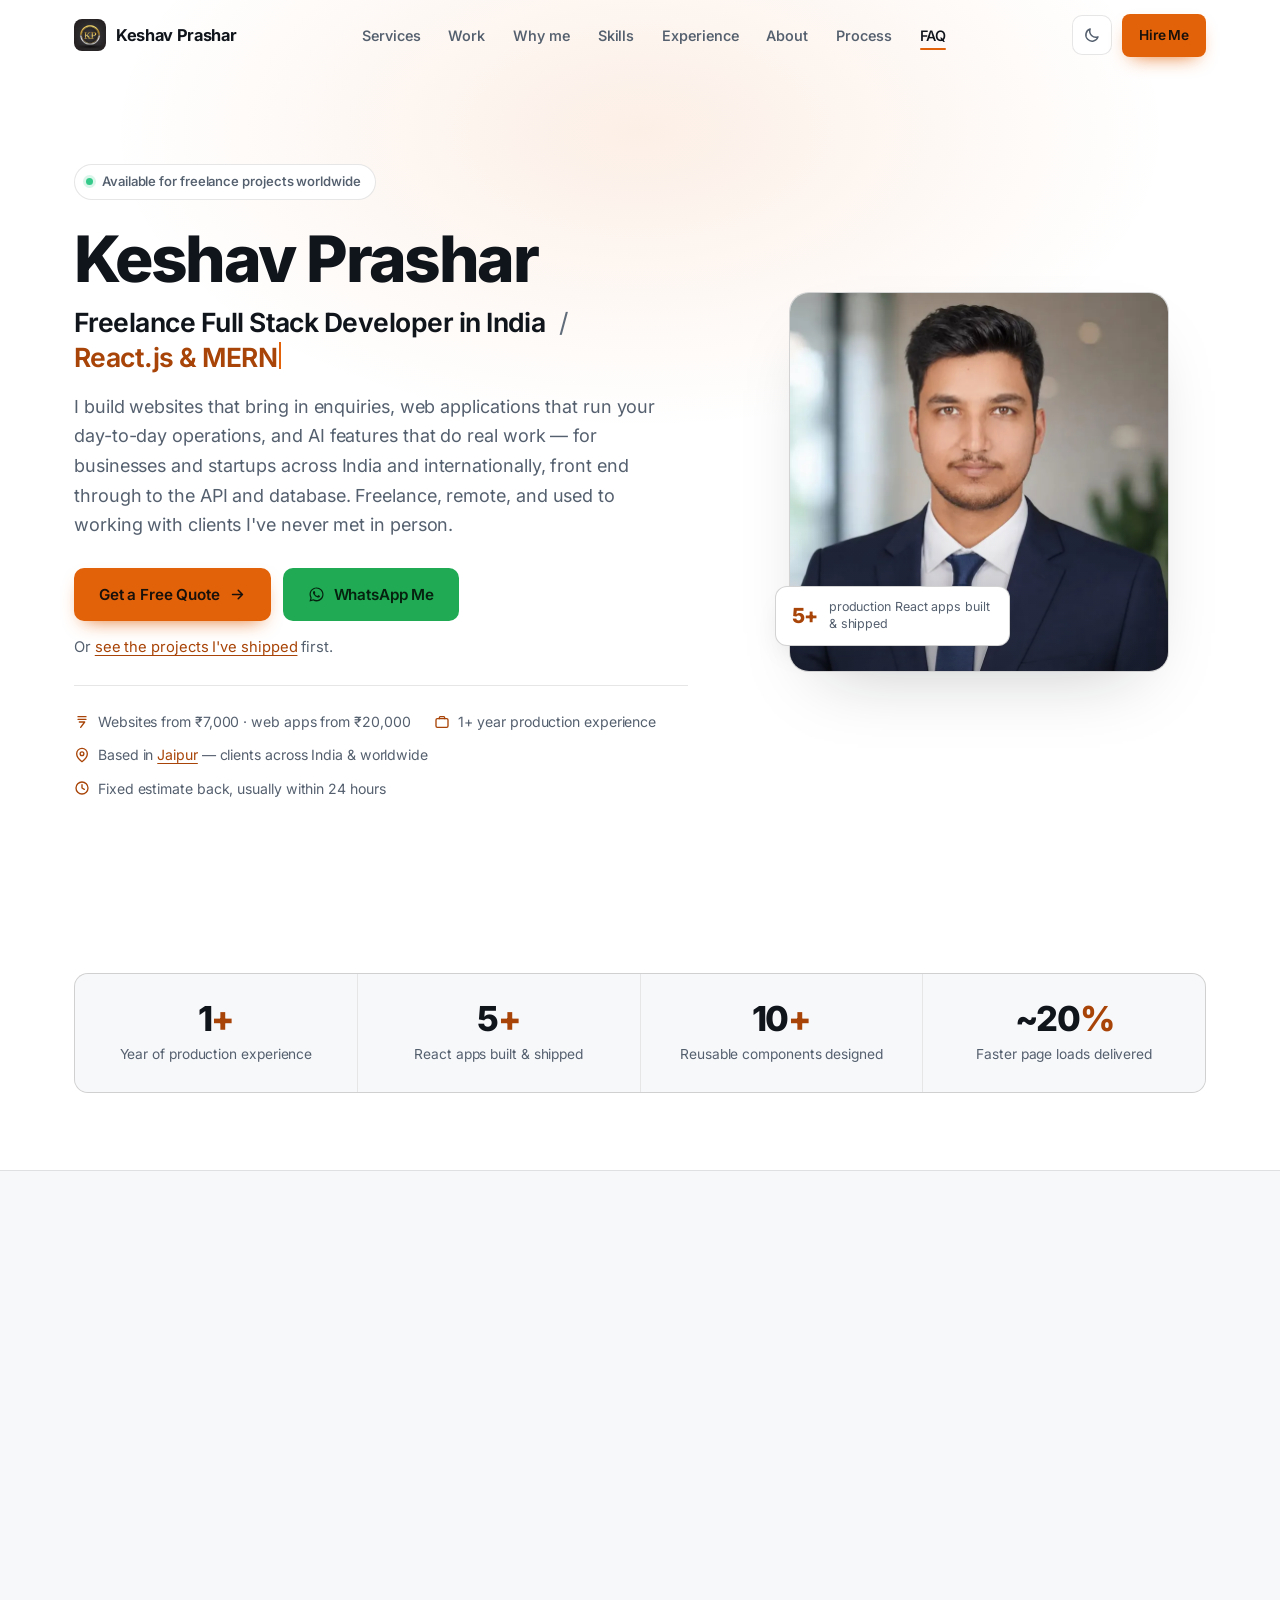
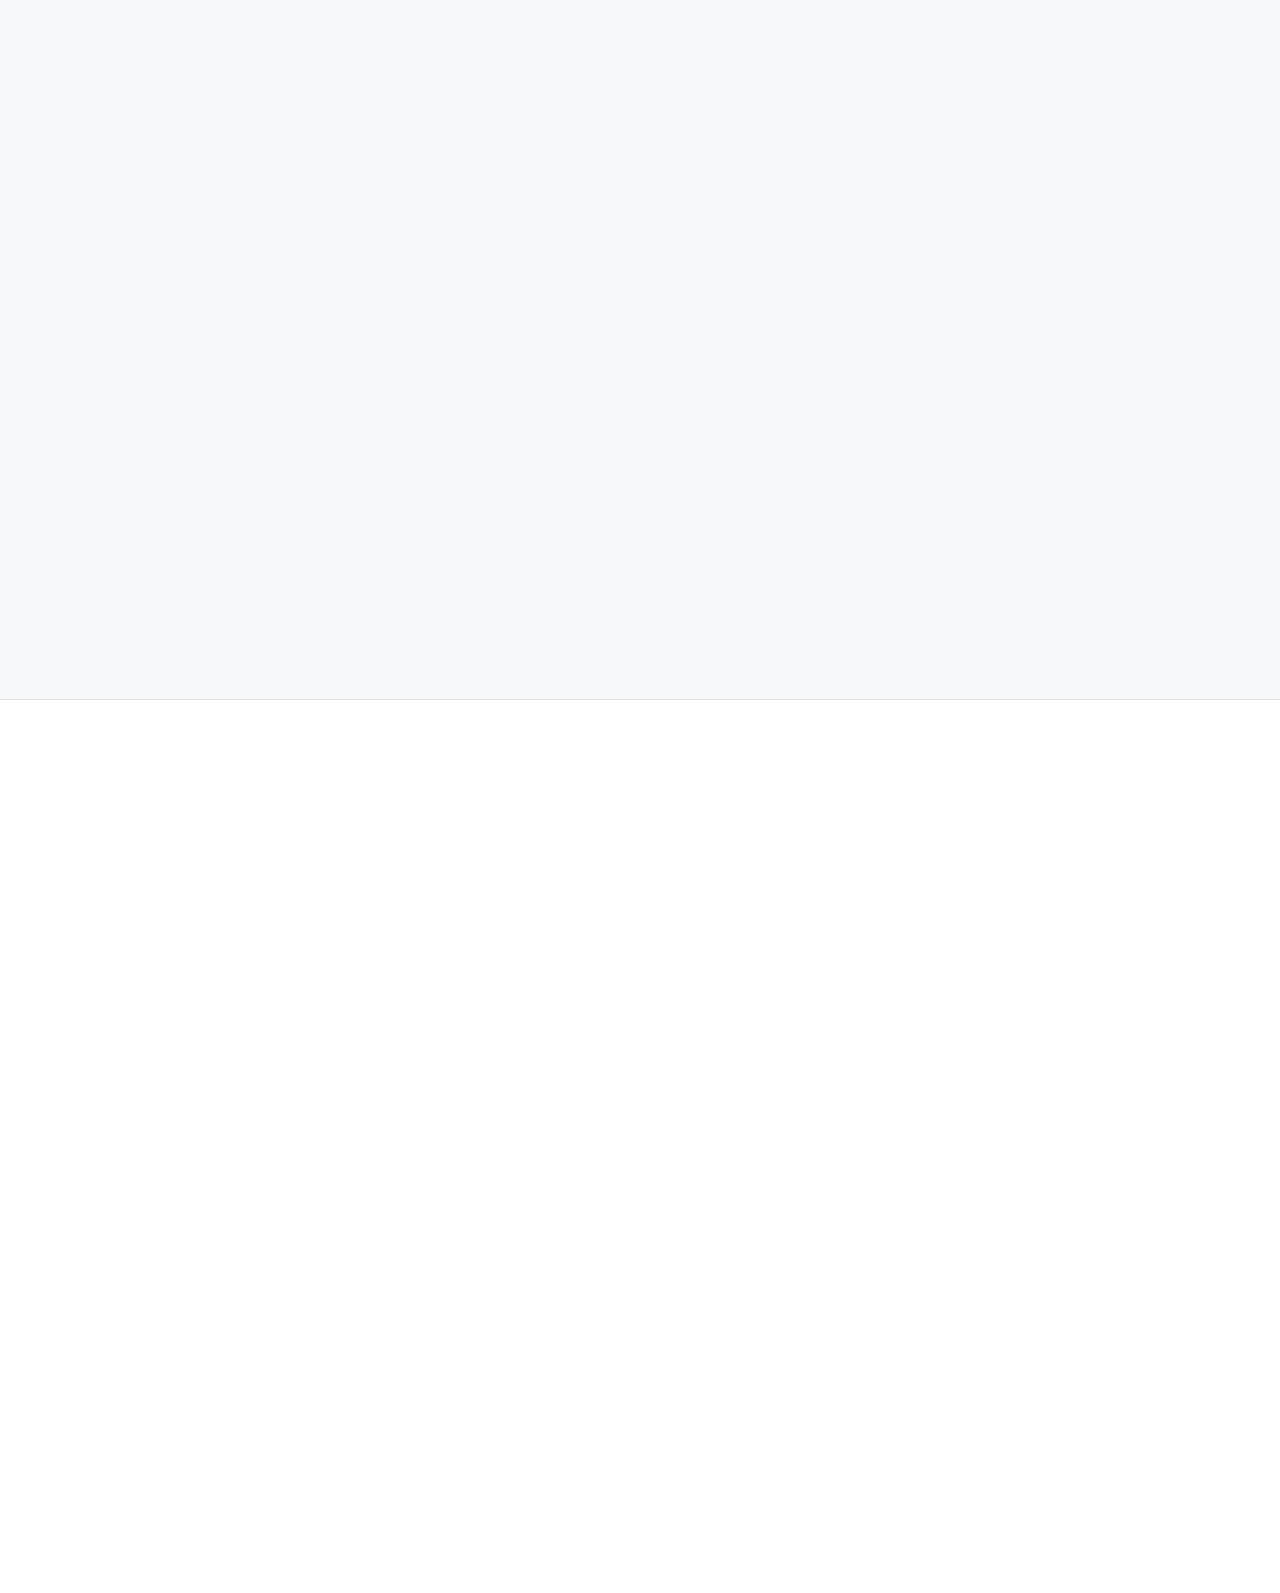
<file: index.html>
<!DOCTYPE html>
<html lang="en-IN" data-theme="dark">

<head>
	<meta charset="utf-8">
	<meta name="viewport" content="width=device-width, initial-scale=1">
	<meta name="theme-color" content="#0b0d11">

	<title>Freelance React.js &amp; MERN Developer in India | Keshav Prashar</title>
	<meta name="description" content="Freelance React.js and MERN stack developer in India, available worldwide. I build custom websites, web applications and AI-powered products. Get a quote.">
	<meta name="author" content="Keshav Prashar">
	<link rel="canonical" href="https://keshavprash.github.io/Keshav-Dev/">

	<!-- Crawling / indexing -->
	<meta name="robots" content="index, follow, max-snippet:-1, max-image-preview:large, max-video-preview:-1">
	<meta name="googlebot" content="index, follow, max-snippet:-1, max-image-preview:large, max-video-preview:-1">

	<!-- Google Search Console -->
	<meta name="google-site-verification" content="WVWA0VyrsJQJt9W31pIczeMIJRQKdl_PP8jG5xfUDJk" />

	<!-- Open Graph -->
	<meta property="og:type" content="website">
	<meta property="og:site_name" content="Keshav Prashar">
	<meta property="og:title" content="Freelance React.js &amp; MERN Developer in India | Keshav Prashar">
	<meta property="og:description" content="React.js, MERN and AI-powered web development for businesses and startups in India and worldwide. Custom websites and web applications, built end to end.">
	<meta property="og:image" content="https://keshavprash.github.io/Keshav-Dev/images/og-cover.jpg">
	<meta property="og:image:type" content="image/jpeg">
	<meta property="og:image:width" content="1200">
	<meta property="og:image:height" content="630">
	<meta property="og:image:alt" content="Keshav Prashar — freelance React.js &amp; MERN developer in India. Custom websites, web applications and AI-powered products.">
	<meta property="og:url" content="https://keshavprash.github.io/Keshav-Dev/">
	<meta property="og:locale" content="en_IN">

	<!-- Twitter -->
	<meta name="twitter:card" content="summary_large_image">
	<meta name="twitter:title" content="Freelance React.js &amp; MERN Developer in India | Keshav Prashar">
	<meta name="twitter:description" content="React.js, MERN and AI-powered web development for businesses and startups in India and worldwide. Custom websites and web applications, built end to end.">
	<meta name="twitter:image" content="https://keshavprash.github.io/Keshav-Dev/images/og-cover.jpg">
	<meta name="twitter:image:alt" content="Keshav Prashar — freelance React.js &amp; MERN developer in India. Custom websites, web applications and AI-powered products.">

	<link rel="icon" type="image/jpeg" href="images/kp.jpg">
	<link rel="apple-touch-icon" href="images/kp.jpg">

	<link rel="preload" as="image" type="image/webp" href="images/keshav-portrait.webp" fetchpriority="high">
	<link rel="preload" href="fonts/inter-latin.woff2" as="font" type="font/woff2" crossorigin>
	<link rel="stylesheet" href="css/style.css">

	<!-- Every section is revealed by JS. If JS never runs, show the page rather than a blank one. -->
	<noscript><style>[data-reveal]{opacity:1!important;transform:none!important}#quote-form button[type="submit"]{display:none}</style></noscript>

	<script>
		// Restore the visitor's saved theme before first paint.
		(function () {
			try {
				var saved = localStorage.getItem('kp-theme');
				if (saved === 'light' || saved === 'dark') {
					document.documentElement.setAttribute('data-theme', saved);
				} else if (window.matchMedia('(prefers-color-scheme: light)').matches) {
					document.documentElement.setAttribute('data-theme', 'light');
				}
				var tc = document.querySelector('meta[name="theme-color"]');
				if (tc && document.documentElement.getAttribute('data-theme') === 'light') {
					tc.setAttribute('content', '#ffffff');
				}
			} catch (e) { /* keep the default dark theme */ }
		})();
	</script>

	<script type="application/ld+json">
	{
		"@context": "https://schema.org",
		"@graph": [
			{
				"@type": "WebSite",
				"@id": "https://keshavprash.github.io/Keshav-Dev/#website",
				"url": "https://keshavprash.github.io/Keshav-Dev/",
				"name": "Keshav Prashar — Freelance React.js and MERN Developer in India",
				"description": "Portfolio of Keshav Prashar, a freelance React.js and MERN stack developer working with businesses and startups across India and internationally, building custom websites, web applications and AI-powered products.",
				"inLanguage": "en-IN",
				"publisher": {
					"@id": "https://keshavprash.github.io/Keshav-Dev/#person"
				}
			},
			{
				"@type": "ProfilePage",
				"@id": "https://keshavprash.github.io/Keshav-Dev/#webpage",
				"url": "https://keshavprash.github.io/Keshav-Dev/",
				"name": "Freelance React.js & MERN Developer in India | Keshav Prashar",
				"description": "Freelance React.js and MERN stack developer in India, available worldwide. I build custom websites, web applications and AI-powered products for businesses.",
				"isPartOf": {
					"@id": "https://keshavprash.github.io/Keshav-Dev/#website"
				},
				"about": {
					"@id": "https://keshavprash.github.io/Keshav-Dev/#person"
				},
				"mainEntity": {
					"@id": "https://keshavprash.github.io/Keshav-Dev/#person"
				},
				"primaryImageOfPage": {
					"@id": "https://keshavprash.github.io/Keshav-Dev/#portrait"
				},
				"hasPart": {
					"@id": "https://keshavprash.github.io/Keshav-Dev/#projects"
				},
				"inLanguage": "en-IN"
			},
			{
				"@type": "ImageObject",
				"@id": "https://keshavprash.github.io/Keshav-Dev/#portrait",
				"url": "https://keshavprash.github.io/Keshav-Dev/images/keshav-portrait.jpg",
				"contentUrl": "https://keshavprash.github.io/Keshav-Dev/images/keshav-portrait.jpg",
				"width": 760,
				"height": 760,
				"caption": "Keshav Prashar, freelance React.js and MERN full stack developer working across India and internationally"
			},
			{
				"@type": "Person",
				"@id": "https://keshavprash.github.io/Keshav-Dev/#person",
				"name": "Keshav Prashar",
				"jobTitle": "Freelance React.js & MERN Stack Developer",
				"description": "Freelance React.js and MERN stack developer working with businesses and startups across India and internationally, building custom websites, scalable web applications and AI-powered products. Based in Jaipur, Rajasthan.",
				"email": "mailto:keshavprashar597@gmail.com",
				"telephone": "+91-7633853037",
				"url": "https://keshavprash.github.io/Keshav-Dev/",
				"image": {
					"@id": "https://keshavprash.github.io/Keshav-Dev/#portrait"
				},
				"mainEntityOfPage": {
					"@id": "https://keshavprash.github.io/Keshav-Dev/#webpage"
				},
				"address": {
					"@type": "PostalAddress",
					"addressLocality": "Jaipur",
					"addressRegion": "Rajasthan",
					"addressCountry": "IN"
				},
				"workLocation": {
					"@type": "Place",
					"address": {
						"@type": "PostalAddress",
						"addressLocality": "Jaipur",
						"addressRegion": "Rajasthan",
						"addressCountry": "IN"
					}
				},
				"hasOccupation": {
					"@type": "Occupation",
					"name": "React.js and MERN Stack Developer",
					"occupationLocation": {
						"@type": "Country",
						"name": "India"
					},
					"skills": "React.js, MERN stack, Node.js, Express.js, MongoDB, REST APIs, JWT authentication, AI API integration"
				},
				"areaServed": [
					{
						"@type": "Country",
						"name": "India"
					},
					{
						"@type": "State",
						"name": "Rajasthan"
					},
					{
						"@type": "City",
						"name": "Jaipur"
					},
					"Worldwide"
				],
				"contactPoint": {
					"@type": "ContactPoint",
					"contactType": "Project enquiries",
					"email": "keshavprashar597@gmail.com",
					"telephone": "+91-7633853037",
					"areaServed": [
						"IN",
						"Worldwide"
					],
					"availableLanguage": [
						"English"
					]
				},
				"alumniOf": {
					"@type": "CollegeOrUniversity",
					"name": "Poornima Institute of Engineering and Technology, Jaipur"
				},
				"knowsAbout": [
					"React.js",
					"MERN Stack",
					"Node.js",
					"Express.js",
					"MongoDB",
					"REST APIs",
					"Redux Toolkit",
					"JWT Authentication",
					"Socket.IO",
					"AI API integration",
					"Custom web application development",
					"Responsive web design",
					"PHP",
					"Laravel",
					"WordPress"
				],
				"makesOffer": [
					{
						"@type": "Offer",
						"itemOffered": {
							"@id": "https://keshavprash.github.io/Keshav-Dev/#service-business-website"
						},
						"priceSpecification": {
							"@type": "PriceSpecification",
							"minPrice": 7000,
							"priceCurrency": "INR"
						}
					},
					{
						"@type": "Offer",
						"itemOffered": {
							"@id": "https://keshavprash.github.io/Keshav-Dev/#service-web-application"
						},
						"priceSpecification": {
							"@type": "PriceSpecification",
							"minPrice": 20000,
							"priceCurrency": "INR"
						}
					},
					{
						"@type": "Offer",
						"itemOffered": {
							"@id": "https://keshavprash.github.io/Keshav-Dev/#service-ai-application"
						},
						"priceSpecification": {
							"@type": "PriceSpecification",
							"minPrice": 15000,
							"priceCurrency": "INR"
						}
					},
					{
						"@type": "Offer",
						"itemOffered": {
							"@id": "https://keshavprash.github.io/Keshav-Dev/#service-admin-dashboard"
						},
						"priceSpecification": {
							"@type": "PriceSpecification",
							"minPrice": 12000,
							"priceCurrency": "INR"
						}
					},
					{
						"@type": "Offer",
						"itemOffered": {
							"@id": "https://keshavprash.github.io/Keshav-Dev/#service-react-development"
						}
					},
					{
						"@type": "Offer",
						"itemOffered": {
							"@id": "https://keshavprash.github.io/Keshav-Dev/#service-api-backend"
						}
					},
					{
						"@type": "Offer",
						"itemOffered": {
							"@id": "https://keshavprash.github.io/Keshav-Dev/#service-website-redesign"
						}
					},
					{
						"@type": "Offer",
						"itemOffered": {
							"@id": "https://keshavprash.github.io/Keshav-Dev/#service-website-maintenance"
						}
					}
				],
				"sameAs": [
					"https://github.com/keshavprash",
					"https://www.linkedin.com/in/keshav-prashar-9277b2256",
					"https://www.instagram.com/keshav_prashar_00/"
				]
			},
			{
				"@type": "Service",
				"@id": "https://keshavprash.github.io/Keshav-Dev/#service-business-website",
				"name": "Business Website Development",
				"description": "Modern, responsive websites for businesses, startups and professionals — fast, mobile-first and built to make visitors get in touch.",
				"serviceType": "Website development",
				"provider": {
					"@id": "https://keshavprash.github.io/Keshav-Dev/#person"
				},
				"areaServed": [
					{
						"@type": "Country",
						"name": "India"
					},
					{
						"@type": "State",
						"name": "Rajasthan"
					},
					{
						"@type": "City",
						"name": "Jaipur"
					},
					"Worldwide"
				],
				"url": "https://keshavprash.github.io/Keshav-Dev/services/"
			},
			{
				"@type": "Service",
				"@id": "https://keshavprash.github.io/Keshav-Dev/#service-web-application",
				"name": "Custom Web Application Development",
				"description": "Scalable React and MERN applications with REST APIs, secure authentication, role-based access and data-driven dashboards.",
				"serviceType": "Web application development",
				"provider": {
					"@id": "https://keshavprash.github.io/Keshav-Dev/#person"
				},
				"areaServed": [
					{
						"@type": "Country",
						"name": "India"
					},
					{
						"@type": "State",
						"name": "Rajasthan"
					},
					{
						"@type": "City",
						"name": "Jaipur"
					},
					"Worldwide"
				],
				"url": "https://keshavprash.github.io/Keshav-Dev/services/"
			},
			{
				"@type": "Service",
				"@id": "https://keshavprash.github.io/Keshav-Dev/#service-ai-application",
				"name": "AI-Powered Web Application Development",
				"description": "Web apps with AI APIs behind them — automated analysis, generated feedback and scoring built into a workflow your users actually follow.",
				"serviceType": "AI web application development",
				"provider": {
					"@id": "https://keshavprash.github.io/Keshav-Dev/#person"
				},
				"areaServed": [
					{
						"@type": "Country",
						"name": "India"
					},
					{
						"@type": "State",
						"name": "Rajasthan"
					},
					{
						"@type": "City",
						"name": "Jaipur"
					},
					"Worldwide"
				],
				"url": "https://keshavprash.github.io/Keshav-Dev/services/"
			},
			{
				"@type": "Service",
				"@id": "https://keshavprash.github.io/Keshav-Dev/#service-admin-dashboard",
				"name": "Admin Dashboard Development",
				"description": "Custom dashboards to manage users, content, orders and operations — with protected routes, clear tables and charts that answer real questions.",
				"serviceType": "Admin dashboard development",
				"provider": {
					"@id": "https://keshavprash.github.io/Keshav-Dev/#person"
				},
				"areaServed": [
					{
						"@type": "Country",
						"name": "India"
					},
					{
						"@type": "State",
						"name": "Rajasthan"
					},
					{
						"@type": "City",
						"name": "Jaipur"
					},
					"Worldwide"
				],
				"url": "https://keshavprash.github.io/Keshav-Dev/services/"
			},
			{
				"@type": "Service",
				"@id": "https://keshavprash.github.io/Keshav-Dev/#service-react-development",
				"name": "React.js Development",
				"description": "React interfaces built as reusable, config-driven components, so new screens get faster to add instead of slower.",
				"serviceType": "React.js development",
				"provider": {
					"@id": "https://keshavprash.github.io/Keshav-Dev/#person"
				},
				"areaServed": [
					{
						"@type": "Country",
						"name": "India"
					},
					{
						"@type": "State",
						"name": "Rajasthan"
					},
					{
						"@type": "City",
						"name": "Jaipur"
					},
					"Worldwide"
				],
				"url": "https://keshavprash.github.io/Keshav-Dev/services/"
			},
			{
				"@type": "Service",
				"@id": "https://keshavprash.github.io/Keshav-Dev/#service-api-backend",
				"name": "API and Backend Development",
				"description": "REST APIs, MongoDB schema design, JWT authentication and role-based access — validated, paginated and documented.",
				"serviceType": "Backend and API development",
				"provider": {
					"@id": "https://keshavprash.github.io/Keshav-Dev/#person"
				},
				"areaServed": [
					{
						"@type": "Country",
						"name": "India"
					},
					{
						"@type": "State",
						"name": "Rajasthan"
					},
					{
						"@type": "City",
						"name": "Jaipur"
					},
					"Worldwide"
				],
				"url": "https://keshavprash.github.io/Keshav-Dev/services/"
			},
			{
				"@type": "Service",
				"@id": "https://keshavprash.github.io/Keshav-Dev/#service-website-redesign",
				"name": "Website Redesign and Modernisation",
				"description": "An existing site rebuilt to load faster and work properly on a phone, through code splitting, lazy loading and asset optimisation.",
				"serviceType": "Website redesign",
				"provider": {
					"@id": "https://keshavprash.github.io/Keshav-Dev/#person"
				},
				"areaServed": [
					{
						"@type": "Country",
						"name": "India"
					},
					{
						"@type": "State",
						"name": "Rajasthan"
					},
					{
						"@type": "City",
						"name": "Jaipur"
					},
					"Worldwide"
				],
				"url": "https://keshavprash.github.io/Keshav-Dev/services/"
			},
			{
				"@type": "Service",
				"@id": "https://keshavprash.github.io/Keshav-Dev/#service-website-maintenance",
				"name": "Website Maintenance and Support",
				"description": "Ongoing changes to a site that already exists — new features, fixes, content updates and support after launch.",
				"serviceType": "Website maintenance",
				"provider": {
					"@id": "https://keshavprash.github.io/Keshav-Dev/#person"
				},
				"areaServed": [
					{
						"@type": "Country",
						"name": "India"
					},
					{
						"@type": "State",
						"name": "Rajasthan"
					},
					{
						"@type": "City",
						"name": "Jaipur"
					},
					"Worldwide"
				],
				"url": "https://keshavprash.github.io/Keshav-Dev/services/"
			},
			{
				"@type": "ItemList",
				"@id": "https://keshavprash.github.io/Keshav-Dev/#projects",
				"name": "Selected React and MERN projects by Keshav Prashar",
				"numberOfItems": 4,
				"itemListElement": [
					{
						"@type": "ListItem",
						"position": 1,
						"item": {
							"@id": "https://keshavprash.github.io/Keshav-Dev/#project-ai-interview"
						}
					},
					{
						"@type": "ListItem",
						"position": 2,
						"item": {
							"@id": "https://keshavprash.github.io/Keshav-Dev/#project-employee-task"
						}
					},
					{
						"@type": "ListItem",
						"position": 3,
						"item": {
							"@id": "https://keshavprash.github.io/Keshav-Dev/#project-space-shooter"
						}
					},
					{
						"@type": "ListItem",
						"position": 4,
						"item": {
							"@id": "https://keshavprash.github.io/Keshav-Dev/#project-portfolio"
						}
					}
				]
			},
			{
				"@type": "SoftwareSourceCode",
				"@id": "https://keshavprash.github.io/Keshav-Dev/#project-ai-interview",
				"name": "AI Interview Preparation Platform",
				"description": "A MERN platform that scores a resume against ATS criteria, runs AI mock interviews, sets coding challenges and reports back on performance, with an admin side that manages the whole question bank.",
				"codeRepository": "https://github.com/keshavprash/AI-Interview-Preparation-Platform",
				"programmingLanguage": [
					"JavaScript"
				],
				"keywords": "MERN, React, Redux Toolkit, Tailwind CSS, Node.js, Express, MongoDB, JWT, Socket.IO, AI APIs",
				"author": {
					"@id": "https://keshavprash.github.io/Keshav-Dev/#person"
				},
				"isAccessibleForFree": true
			},
			{
				"@type": "SoftwareSourceCode",
				"@id": "https://keshavprash.github.io/Keshav-Dev/#project-employee-task",
				"name": "Employee Task Management System",
				"description": "An internal tool for assigning work and tracking it to completion: admins manage employees and tasks, employees update status and log work notes, and a dashboard shows where everything stands.",
				"codeRepository": "https://github.com/keshavprash/employee-task-management",
				"programmingLanguage": [
					"Java",
					"JavaScript"
				],
				"keywords": "Spring Boot, Java 21, PostgreSQL, React, Material UI, JWT, Swagger",
				"author": {
					"@id": "https://keshavprash.github.io/Keshav-Dev/#person"
				},
				"isAccessibleForFree": true
			},
			{
				"@type": "SoftwareSourceCode",
				"@id": "https://keshavprash.github.io/Keshav-Dev/#project-space-shooter",
				"name": "Space Shooter — MERN Platform",
				"description": "A browser game built on a real application stack: a React canvas front end talking to an Express API that stores scores and rankings in MongoDB.",
				"codeRepository": "https://github.com/keshavprash/space-shooter-mern",
				"programmingLanguage": [
					"JavaScript"
				],
				"keywords": "MERN, React, Vite, Node.js, Express, MongoDB, HTML Canvas",
				"author": {
					"@id": "https://keshavprash.github.io/Keshav-Dev/#person"
				},
				"isAccessibleForFree": true
			},
			{
				"@type": "SoftwareSourceCode",
				"@id": "https://keshavprash.github.io/Keshav-Dev/#project-portfolio",
				"name": "Keshav Prashar Developer Portfolio",
				"description": "A hand-written, dependency-free static portfolio built to load fast on a phone on mobile data — semantic HTML, one stylesheet and one small vanilla JavaScript file, deployed to GitHub Pages.",
				"codeRepository": "https://github.com/keshavprash/Keshav-Dev",
				"programmingLanguage": [
					"HTML",
					"CSS",
					"JavaScript"
				],
				"keywords": "HTML5, CSS3, Vanilla JS, Accessibility, GitHub Actions",
				"author": {
					"@id": "https://keshavprash.github.io/Keshav-Dev/#person"
				},
				"isAccessibleForFree": true,
				"url": "https://keshavprash.github.io/Keshav-Dev/"
			}
		]
	}
	</script>
</head>

<body>
	<a class="skip-link" href="#main">Skip to main content</a>

	<!-- ============================================================ HEADER -->
	<header class="site-header">
		<div class="container">
			<nav class="nav" aria-label="Primary">
				<a class="brand" href="#top">
					<img src="images/kp.jpg" alt="" width="32" height="32" decoding="async">
					<span>Keshav Prashar</span>
				</a>

				<ul class="nav-links">
					<li><a href="#services">Services</a></li>
					<li><a href="#work">Work</a></li>
					<li><a href="#why">Why me</a></li>
					<li><a href="#skills">Skills</a></li>
					<li><a href="#experience">Experience</a></li>
					<li><a href="#about">About</a></li>
					<li><a href="#process">Process</a></li>
					<li><a href="#faq">FAQ</a></li>
				</ul>

				<div class="nav-actions">
					<button class="icon-btn theme-toggle" type="button" aria-label="Switch to light theme">
						<svg class="icon-sun" viewBox="0 0 24 24" fill="none" stroke="currentColor" stroke-width="2" stroke-linecap="round" aria-hidden="true"><circle cx="12" cy="12" r="4.2"/><path d="M12 2v2.4M12 19.6V22M4.2 4.2l1.7 1.7M18.1 18.1l1.7 1.7M2 12h2.4M19.6 12H22M4.2 19.8l1.7-1.7M18.1 5.9l1.7-1.7"/></svg>
						<svg class="icon-moon" viewBox="0 0 24 24" fill="none" stroke="currentColor" stroke-width="2" stroke-linecap="round" stroke-linejoin="round" aria-hidden="true"><path d="M20 14.5A8.2 8.2 0 0 1 9.5 4 8.3 8.3 0 1 0 20 14.5z"/></svg>
					</button>

					<a class="btn btn--primary btn--sm btn--hire" href="#contact">Hire Me</a>

					<button class="icon-btn nav-toggle" type="button" aria-expanded="false" aria-controls="mobile-menu" aria-label="Open menu">
						<svg viewBox="0 0 24 24" fill="none" stroke="currentColor" stroke-width="2" stroke-linecap="round" aria-hidden="true"><path d="M3 6h18M3 12h18M3 18h18"/></svg>
					</button>
				</div>
			</nav>
		</div>
	</header>

	<div class="mobile-menu" id="mobile-menu">
		<a href="#services">Services</a>
		<a href="#work">Work</a>
		<a href="#why">Why me</a>
		<a href="#skills">Skills</a>
		<a href="#experience">Experience</a>
		<a href="#about">About</a>
		<a href="#process">Process</a>
		<a href="#faq">FAQ</a>
		<a href="#contact">Contact</a>
		<a class="btn btn--primary" href="#quote-form">Get a Project Estimate</a>
	</div>

	<main id="main" tabindex="-1">
		<!-- ========================================================== HERO -->
		<section class="hero" id="top">
			<div class="container">
				<div class="hero-grid">
					<div class="hero-copy">
						<p class="availability"><span class="dot" aria-hidden="true"></span> Available for freelance projects worldwide</p>

						<h1>
							<span class="hero-name">Keshav Prashar</span>
							<span class="hero-role">
								Freelance Full Stack Developer in India <span class="sep">/</span>
								<span class="rotate" data-rotate='["React.js &amp; MERN","AI-Powered Web Apps","Admin Dashboards","REST APIs"]'>React.js &amp; MERN</span><span class="caret" aria-hidden="true"></span>
							</span>
						</h1>

						<p class="hero-lead">
							I build websites that bring in enquiries, web applications that run your day-to-day
							operations, and AI features that do real work — for businesses and startups across
							India and internationally, front end through to the API and database. Freelance,
							remote, and used to working with clients I've never met in person.
						</p>

						<div class="hero-cta">
							<a class="btn btn--primary" href="#quote-form" data-cta="quote" data-cta-location="hero">
								Get a Free Quote
								<svg viewBox="0 0 24 24" fill="none" stroke="currentColor" stroke-width="2.2" stroke-linecap="round" stroke-linejoin="round" aria-hidden="true"><path d="M5 12h14M13 6l6 6-6 6"/></svg>
							</a>
							<a class="btn btn--wa" href="https://wa.me/917633853037?text=Hi%20Keshav%2C%20I%20found%20your%20portfolio%20and%20want%20to%20discuss%20a%20website%2Fweb%20application%20project.%0A%0AWhat%20I%20need%3A%20%0ACurrent%20website%20%28if%20any%29%3A%20" target="_blank" rel="noopener" data-cta="whatsapp" data-cta-location="hero">
								<svg viewBox="0 0 24 24" fill="currentColor" aria-hidden="true"><path d="M12.04 2C6.6 2 2.2 6.4 2.2 11.84c0 1.74.46 3.44 1.32 4.94L2.05 22l5.35-1.4a9.8 9.8 0 0 0 4.64 1.18h.01c5.43 0 9.84-4.4 9.84-9.84 0-2.63-1.02-5.1-2.88-6.96A9.78 9.78 0 0 0 12.04 2zm0 17.94h-.01a8.2 8.2 0 0 1-4.16-1.14l-.3-.18-3.1.81.83-3.02-.2-.31a8.14 8.14 0 0 1-1.25-4.36c0-4.52 3.68-8.19 8.2-8.19a8.14 8.14 0 0 1 5.79 2.4 8.13 8.13 0 0 1 2.4 5.8c0 4.52-3.68 8.19-8.2 8.19zm4.5-6.13c-.25-.13-1.46-.72-1.68-.8-.23-.09-.39-.13-.56.12-.16.25-.64.8-.79.97-.14.16-.29.18-.54.06-.25-.13-1.04-.39-1.98-1.22-.73-.65-1.23-1.46-1.37-1.71-.14-.25-.02-.38.11-.5.11-.11.25-.29.37-.44.13-.15.17-.25.25-.42.08-.16.04-.31-.02-.44-.06-.12-.56-1.34-.76-1.84-.2-.48-.4-.42-.56-.43h-.48c-.16 0-.43.06-.65.31s-.85.83-.85 2.02.87 2.34.99 2.5c.12.17 1.71 2.61 4.14 3.66.58.25 1.03.4 1.38.51.58.19 1.11.16 1.53.1.47-.07 1.46-.6 1.66-1.18.21-.58.21-1.07.15-1.18-.06-.11-.23-.17-.48-.29z"/></svg>
								WhatsApp Me
							</a>
						</div>
						<p class="hero-sub">Or <a href="#work">see the projects I've shipped</a> first.</p>

						<ul class="hero-meta">
							<li>
								<svg viewBox="0 0 24 24" fill="none" stroke="currentColor" stroke-width="2" stroke-linecap="round" stroke-linejoin="round" aria-hidden="true"><path d="M6 4h12M6 8h12M8 12h8M10 20l6-8H8"/></svg>
								Websites from ₹7,000 · web apps from ₹20,000
							</li>
							<li>
								<svg viewBox="0 0 24 24" fill="none" stroke="currentColor" stroke-width="2" stroke-linecap="round" stroke-linejoin="round" aria-hidden="true"><rect x="3" y="7" width="18" height="13" rx="2"/><path d="M8 7V5.5A1.5 1.5 0 0 1 9.5 4h5A1.5 1.5 0 0 1 16 5.5V7"/></svg>
								1+ year production experience
							</li>
							<li>
								<svg viewBox="0 0 24 24" fill="none" stroke="currentColor" stroke-width="2" stroke-linecap="round" stroke-linejoin="round" aria-hidden="true"><path d="M20 10c0 6-8 12-8 12s-8-6-8-12a8 8 0 1 1 16 0z"/><circle cx="12" cy="10" r="2.8"/></svg>
								<span>Based in <a href="website-developer-jaipur/">Jaipur</a> — clients across India &amp; worldwide</span>
							</li>
							<li>
								<svg viewBox="0 0 24 24" fill="none" stroke="currentColor" stroke-width="2" stroke-linecap="round" stroke-linejoin="round" aria-hidden="true"><circle cx="12" cy="12" r="9"/><path d="M12 7v5l3.5 2"/></svg>
								Fixed estimate back, usually within 24 hours
							</li>
						</ul>
					</div>

					<div class="hero-visual">
						<figure class="portrait-frame" style="margin:0">
							<picture>
								<source srcset="images/keshav-portrait.webp" type="image/webp">
								<img src="images/keshav-portrait.jpg" width="760" height="760"
									alt="Portrait of Keshav Prashar, React.js and MERN stack developer" fetchpriority="high">
							</picture>
						</figure>
						<div class="floating-badge">
							<span class="fb-num">5+</span>
							<span class="fb-txt">production React apps built &amp; shipped</span>
						</div>
					</div>
				</div>
			</div>
		</section>

		<!-- ========================================================= STATS -->
		<section class="section section--tight" aria-label="Experience at a glance">
			<div class="container">
				<ul class="stats-strip" data-reveal>
					<li class="stat">
						<span class="num"><span data-count="1">1</span><span class="unit">+</span></span>
						<span class="label">Year of production experience</span>
					</li>
					<li class="stat">
						<span class="num"><span data-count="5">5</span><span class="unit">+</span></span>
						<span class="label">React apps built &amp; shipped</span>
					</li>
					<li class="stat">
						<span class="num"><span data-count="10">10</span><span class="unit">+</span></span>
						<span class="label">Reusable components designed</span>
					</li>
					<li class="stat">
						<span class="num">~<span data-count="20">20</span><span class="unit">%</span></span>
						<span class="label">Faster page loads delivered</span>
					</li>
				</ul>
			</div>
		</section>

		<!-- ====================================================== SERVICES -->
		<section class="section section--alt" id="services">
			<div class="container">
				<div class="section-head section-head--center" data-reveal>
					<p class="eyebrow">Web Development Services</p>
					<h2>What I can build for you</h2>
					<p>Whether you need a website that wins trust or a web application that runs your business,
						I handle the design, the code and the deployment. I work remotely with businesses and
						startups across India and overseas — see <a href="#work">the React and MERN projects I've
						shipped</a>
						for what that looks like in practice, or read
						<a href="services/">what each web development service includes and who it suits</a>.</p>
				</div>

				<div class="grid grid--4">
					<article class="card service-card" data-reveal>
						<span class="card-icon" aria-hidden="true">
							<svg viewBox="0 0 24 24" fill="none" stroke="currentColor" stroke-width="1.9" stroke-linecap="round" stroke-linejoin="round"><rect x="2.5" y="4" width="19" height="15" rx="2"/><path d="M2.5 8.5h19M6 6.2h.01M8.6 6.2h.01"/></svg>
						</span>
						<h3>Business Websites</h3>
						<p>Modern, responsive websites for businesses, startups and professionals — fast, mobile-first
							and built to make visitors get in touch.</p>
						<ul class="tags">
							<li class="tag">React.js</li>
							<li class="tag">Tailwind CSS</li>
							<li class="tag">Responsive</li>
							<li class="tag">SEO basics</li>
						</ul>
						<div class="service-foot">
							<p class="price"><span class="from">Starting from</span><span class="amount">₹7,000</span></p>
							<a class="link-arrow" href="#quote-form" data-service="Business Website">Get an estimate
								<svg viewBox="0 0 24 24" fill="none" stroke="currentColor" stroke-width="2.2" stroke-linecap="round" stroke-linejoin="round" aria-hidden="true"><path d="M5 12h14M13 6l6 6-6 6"/></svg>
							</a>
						</div>
					</article>

					<article class="card service-card" data-reveal data-reveal-delay="80">
						<span class="card-icon" aria-hidden="true">
							<svg viewBox="0 0 24 24" fill="none" stroke="currentColor" stroke-width="1.9" stroke-linecap="round" stroke-linejoin="round"><path d="M9 18l-5-6 5-6M15 6l5 6-5 6"/></svg>
						</span>
						<h3>Custom Web Applications</h3>
						<p>Scalable React and MERN applications with REST APIs, secure authentication, role-based
							access and data-driven dashboards.</p>
						<ul class="tags">
							<li class="tag">MERN</li>
							<li class="tag">Redux Toolkit</li>
							<li class="tag">JWT Auth</li>
							<li class="tag">REST APIs</li>
						</ul>
						<div class="service-foot">
							<p class="price"><span class="from">Starting from</span><span class="amount">₹20,000</span></p>
							<a class="link-arrow" href="#quote-form" data-service="Custom Web Application">Get an estimate
								<svg viewBox="0 0 24 24" fill="none" stroke="currentColor" stroke-width="2.2" stroke-linecap="round" stroke-linejoin="round" aria-hidden="true"><path d="M5 12h14M13 6l6 6-6 6"/></svg>
							</a>
						</div>
					</article>

					<article class="card service-card" data-reveal data-reveal-delay="160">
						<span class="card-icon" aria-hidden="true">
							<svg viewBox="0 0 24 24" fill="none" stroke="currentColor" stroke-width="1.9" stroke-linecap="round" stroke-linejoin="round"><path d="M12 3l1.9 4.4 4.6.5-3.4 3.1 1 4.5L12 13.2 7.9 15.5l1-4.5L5.5 7.9l4.6-.5L12 3z"/><path d="M18.5 16.5l.7 1.6 1.8.2-1.4 1.2.4 1.7-1.5-.9-1.5.9.4-1.7-1.3-1.2 1.7-.2.7-1.6z"/></svg>
						</span>
						<h3>AI-Powered Applications</h3>
						<p>Web apps with AI APIs behind them — automated analysis, generated feedback and scoring
							built into a workflow your users actually follow.
							<a href="ai-web-development/">What AI can realistically do in a business app</a>.</p>
						<ul class="tags">
							<li class="tag">AI APIs</li>
							<li class="tag">Node.js</li>
							<li class="tag">Socket.IO</li>
							<li class="tag">MongoDB</li>
						</ul>
						<div class="service-foot">
							<p class="price"><span class="from">Starting from</span><span class="amount">₹15,000</span></p>
							<a class="link-arrow" href="#quote-form" data-service="AI-Powered Application">Get an estimate
								<svg viewBox="0 0 24 24" fill="none" stroke="currentColor" stroke-width="2.2" stroke-linecap="round" stroke-linejoin="round" aria-hidden="true"><path d="M5 12h14M13 6l6 6-6 6"/></svg>
							</a>
						</div>
					</article>

					<article class="card service-card" data-reveal data-reveal-delay="240">
						<span class="card-icon" aria-hidden="true">
							<svg viewBox="0 0 24 24" fill="none" stroke="currentColor" stroke-width="1.9" stroke-linecap="round" stroke-linejoin="round"><rect x="3" y="3" width="7.5" height="8.5" rx="1.6"/><rect x="13.5" y="3" width="7.5" height="5" rx="1.6"/><rect x="3" y="14.5" width="7.5" height="6.5" rx="1.6"/><rect x="13.5" y="11" width="7.5" height="10" rx="1.6"/></svg>
						</span>
						<h3>Admin Dashboards</h3>
						<p>Custom dashboards to manage users, content, orders and operations — with protected routes,
							clear tables and charts that answer real questions.</p>
						<ul class="tags">
							<li class="tag">React</li>
							<li class="tag">Material UI</li>
							<li class="tag">Protected Routes</li>
							<li class="tag">Charts</li>
						</ul>
						<div class="service-foot">
							<p class="price"><span class="from">Starting from</span><span class="amount">₹12,000</span></p>
							<a class="link-arrow" href="#quote-form" data-service="Admin Dashboard">Get an estimate
								<svg viewBox="0 0 24 24" fill="none" stroke="currentColor" stroke-width="2.2" stroke-linecap="round" stroke-linejoin="round" aria-hidden="true"><path d="M5 12h14M13 6l6 6-6 6"/></svg>
							</a>
						</div>
					</article>

					<article class="card service-card" data-reveal data-reveal-delay="80">
						<span class="card-icon" aria-hidden="true">
							<svg viewBox="0 0 24 24" fill="none" stroke="currentColor" stroke-width="1.9" stroke-linecap="round" stroke-linejoin="round"><circle cx="12" cy="12" r="2.1"/><ellipse cx="12" cy="12" rx="9.5" ry="4.2"/><ellipse cx="12" cy="12" rx="9.5" ry="4.2" transform="rotate(60 12 12)"/><ellipse cx="12" cy="12" rx="9.5" ry="4.2" transform="rotate(120 12 12)"/></svg>
						</span>
						<h3>React.js Development</h3>
						<p>React interfaces built as reusable, config-driven components — so new screens get faster to add instead of slower, and the codebase stays something another developer can pick up.</p>
						<ul class="tags">
							<li class="tag">React.js</li>
							<li class="tag">Redux Toolkit</li>
							<li class="tag">React Router</li>
							<li class="tag">Component Library</li>
						</ul>
						<div class="service-foot">
							<p class="price"><span class="from">Quoted on</span><span class="amount">scope</span></p>
							<a class="link-arrow" href="#quote-form" data-service="React.js Development">Get an estimate
								<svg viewBox="0 0 24 24" fill="none" stroke="currentColor" stroke-width="2.2" stroke-linecap="round" stroke-linejoin="round" aria-hidden="true"><path d="M5 12h14M13 6l6 6-6 6"/></svg>
							</a>
						</div>
					</article>

					<article class="card service-card" data-reveal data-reveal-delay="160">
						<span class="card-icon" aria-hidden="true">
							<svg viewBox="0 0 24 24" fill="none" stroke="currentColor" stroke-width="1.9" stroke-linecap="round" stroke-linejoin="round"><rect x="3" y="4" width="18" height="7" rx="2"/><rect x="3" y="13" width="18" height="7" rx="2"/><path d="M7 7.5h.01M7 16.5h.01"/></svg>
						</span>
						<h3>API &amp; Backend Development</h3>
						<p>The half your users never see: REST APIs, MongoDB schema design, JWT authentication and role-based access — validated, paginated and documented rather than bolted on.</p>
						<ul class="tags">
							<li class="tag">Node.js</li>
							<li class="tag">Express.js</li>
							<li class="tag">MongoDB</li>
							<li class="tag">JWT Auth</li>
						</ul>
						<div class="service-foot">
							<p class="price"><span class="from">Quoted on</span><span class="amount">scope</span></p>
							<a class="link-arrow" href="#quote-form" data-service="API &amp; Backend Development">Get an estimate
								<svg viewBox="0 0 24 24" fill="none" stroke="currentColor" stroke-width="2.2" stroke-linecap="round" stroke-linejoin="round" aria-hidden="true"><path d="M5 12h14M13 6l6 6-6 6"/></svg>
							</a>
						</div>
					</article>

					<article class="card service-card" data-reveal data-reveal-delay="240">
						<span class="card-icon" aria-hidden="true">
							<svg viewBox="0 0 24 24" fill="none" stroke="currentColor" stroke-width="1.9" stroke-linecap="round" stroke-linejoin="round"><path d="M20.5 12a8.5 8.5 0 1 1-2.6-6.1"/><path d="M20.5 4v5h-5"/></svg>
						</span>
						<h3>Website Redesign</h3>
						<p>An existing site rebuilt to load faster and work properly on a phone. On past work this approach cut page load times by roughly 20% through code splitting, lazy loading and asset optimisation. <a href="website-redesign/">Eight signs a site needs one</a>.</p>
						<ul class="tags">
							<li class="tag">Performance</li>
							<li class="tag">Responsive Fixes</li>
							<li class="tag">UI Clean-up</li>
							<li class="tag">Modernisation</li>
						</ul>
						<div class="service-foot">
							<p class="price"><span class="from">Quoted on</span><span class="amount">scope</span></p>
							<a class="link-arrow" href="#quote-form" data-service="Website Redesign">Get an estimate
								<svg viewBox="0 0 24 24" fill="none" stroke="currentColor" stroke-width="2.2" stroke-linecap="round" stroke-linejoin="round" aria-hidden="true"><path d="M5 12h14M13 6l6 6-6 6"/></svg>
							</a>
						</div>
					</article>

					<article class="card service-card" data-reveal data-reveal-delay="320">
						<span class="card-icon" aria-hidden="true">
							<svg viewBox="0 0 24 24" fill="none" stroke="currentColor" stroke-width="1.9" stroke-linecap="round" stroke-linejoin="round"><path d="M14.7 6.3a4.5 4.5 0 0 0 5.9 5.9l-8.4 8.4a2.3 2.3 0 0 1-3.3-3.3z"/><path d="M14.7 6.3 18 3l3 3-3.3 3.3"/></svg>
						</span>
						<h3>Website Maintenance</h3>
						<p>Ongoing changes to a site that already exists — new features, fixes, content updates and the occasional emergency, without you having to find a new developer each time.</p>
						<ul class="tags">
							<li class="tag">Bug Fixes</li>
							<li class="tag">New Features</li>
							<li class="tag">Updates</li>
							<li class="tag">Support</li>
						</ul>
						<div class="service-foot">
							<p class="price"><span class="from">Quoted on</span><span class="amount">scope</span></p>
							<a class="link-arrow" href="#quote-form" data-service="Website Maintenance">Get an estimate
								<svg viewBox="0 0 24 24" fill="none" stroke="currentColor" stroke-width="2.2" stroke-linecap="round" stroke-linejoin="round" aria-hidden="true"><path d="M5 12h14M13 6l6 6-6 6"/></svg>
							</a>
						</div>
					</article>
				</div>

				<div class="section-cta" data-reveal>
					<a class="btn btn--primary" href="#contact">Discuss Your Project <svg viewBox="0 0 24 24" fill="none" stroke="currentColor" stroke-width="2.2" stroke-linecap="round" stroke-linejoin="round" aria-hidden="true"><path d="M5 12h14M13 6l6 6-6 6"/></svg></a>
					<a class="btn btn--ghost" href="services/">All services in detail</a>
					<a class="btn btn--wa" href="https://wa.me/917633853037?text=Hi%20Keshav%2C%20I%20found%20your%20portfolio%20and%20I%27d%20like%20to%20discuss%20a%20project.%0A%0AWhat%20I%20need%3A%20%0ACurrent%20website%20%28if%20any%29%3A%20%0AResult%20I%20want%3A%20" target="_blank" rel="noopener" data-cta="whatsapp"><svg viewBox="0 0 24 24" fill="currentColor" aria-hidden="true"><path d="M12.04 2C6.6 2 2.2 6.4 2.2 11.84c0 1.74.46 3.44 1.32 4.94L2.05 22l5.35-1.4a9.8 9.8 0 0 0 4.64 1.18h.01c5.43 0 9.84-4.4 9.84-9.84 0-2.63-1.02-5.1-2.88-6.96A9.78 9.78 0 0 0 12.04 2zm0 17.94h-.01a8.2 8.2 0 0 1-4.16-1.14l-.3-.18-3.1.81.83-3.02-.2-.31a8.14 8.14 0 0 1-1.25-4.36c0-4.52 3.68-8.19 8.2-8.19a8.14 8.14 0 0 1 5.79 2.4 8.13 8.13 0 0 1 2.4 5.8c0 4.52-3.68 8.19-8.2 8.19zm4.5-6.13c-.25-.13-1.46-.72-1.68-.8-.23-.09-.39-.13-.56.12-.16.25-.64.8-.79.97-.14.16-.29.18-.54.06-.25-.13-1.04-.39-1.98-1.22-.73-.65-1.23-1.46-1.37-1.71-.14-.25-.02-.38.11-.5.11-.11.25-.29.37-.44.13-.15.17-.25.25-.42.08-.16.04-.31-.02-.44-.06-.12-.56-1.34-.76-1.84-.2-.48-.4-.42-.56-.43h-.48c-.16 0-.43.06-.65.31s-.85.83-.85 2.02.87 2.34.99 2.5c.12.17 1.71 2.61 4.14 3.66.58.25 1.03.4 1.38.51.58.19 1.11.16 1.53.1.47-.07 1.46-.6 1.66-1.18.21-.58.21-1.07.15-1.18-.06-.11-.23-.17-.48-.29z"/></svg>WhatsApp Me</a>
				</div>

				<p class="pricing-note" data-reveal>
					Prices shown are starting points for a small build. Redesign, backend and maintenance work is
					quoted on scope rather than advertised at a number, because the honest figure depends on what
					is already there. If you want the reasoning behind those numbers first, I've written up
					<a href="website-development-cost-india/">what a website actually costs in India and what
					drives the price</a>. Either way, <a href="#contact">tell me what you need</a> and I'll send a
					clear, fixed estimate — not a range.
				</p>
			</div>
		</section>

		<!-- ====================================================== PROJECTS -->
		<section class="section" id="work">
			<div class="container">
				<div class="section-head" data-reveal>
					<p class="eyebrow">Featured Projects</p>
					<h2>Selected React &amp; MERN projects</h2>
					<p>Full-stack web applications I designed, built and shipped. Every feature listed below is
						implemented in the linked source code — and each one maps to
						<a href="#services">a service I offer</a>.</p>
				</div>

				<div class="projects">
					<!-- Project 1 — flagship -->
					<article class="project project--split" data-reveal>
						<button class="project-media" type="button" data-open-project="ai-interview"
							aria-label="Open the AI Interview Preparation Platform gallery">
							<picture>
								<source srcset="images/projects/ai-interview/dashboard-800.webp 800w, images/projects/ai-interview/dashboard.webp 1600w" sizes="(max-width: 1024px) calc(100vw - 48px), 600px" type="image/webp">
								<img src="images/projects/ai-interview/dashboard.jpg" width="1600" height="1000" loading="lazy" decoding="async"
									alt="Interface preview of the AI Interview Preparation Platform dashboard: overall preparation score, ATS resume score, mock interview and coding assessment progress, a performance trend chart and a list of recent mock interviews.">
							</picture>
							<span class="media-tag">UI preview</span>
							<span class="media-hint">
								<svg viewBox="0 0 24 24" fill="none" stroke="currentColor" stroke-width="2" stroke-linecap="round" stroke-linejoin="round" aria-hidden="true"><rect x="3" y="4" width="18" height="14" rx="2"/><path d="M3 14l4.5-4 3.5 3 4-5 6 6"/></svg>
								7 screens
							</span>
						</button>

						<div class="project-body">
							<span class="project-kicker">Flagship project · Full stack</span>
							<h3>AI Interview Preparation Platform</h3>
							<p class="project-summary">
								A MERN platform that scores a resume against ATS criteria, runs AI mock interviews,
								sets coding challenges and reports back on performance — with an admin side that
								manages the whole question bank.
							</p>
							<p class="project-fit"><span class="k">Relevant if you need</span>A SaaS or assessment platform with user accounts, an admin area and an AI step — scoring, analysis or generated feedback — built into the workflow.</p>
							<p class="project-fit"><span class="k">My role</span>Self-initiated build, sole developer — product scope, React front end, Express API, MongoDB schema and the AI service layer.</p>

							<ul class="project-points">
								<li>Resume upload with PDF parsing and ATS-style analysis.</li>
								<li>AI mock interviews: question flow, answer submission, feedback and scored reports.</li>
								<li>Coding assessments wired to a code-execution service, with an offline fallback.</li>
								<li>Admin dashboard for categories, exams, roles, companies and question banks.</li>
							</ul>

							<ul class="tags">
								<li class="tag tag--accent">MERN</li>
								<li class="tag">React 19</li>
								<li class="tag">Redux Toolkit</li>
								<li class="tag">Tailwind CSS</li>
								<li class="tag">Node.js</li>
								<li class="tag">Express</li>
								<li class="tag">MongoDB</li>
								<li class="tag">JWT</li>
								<li class="tag">Socket.IO</li>
								<li class="tag">AI APIs</li>
							</ul>

							<div class="project-foot">
								<button class="btn btn--primary btn--sm" type="button" data-open-project="ai-interview">
									<svg viewBox="0 0 24 24" fill="none" stroke="currentColor" stroke-width="2.2" stroke-linecap="round" stroke-linejoin="round" aria-hidden="true"><path d="M2.5 12S6 5.5 12 5.5 21.5 12 21.5 12 18 18.5 12 18.5 2.5 12 2.5 12z"/><circle cx="12" cy="12" r="3"/></svg>
									View Project
								</button>
								<a class="btn btn--solid btn--sm" href="https://github.com/keshavprash/AI-Interview-Preparation-Platform" target="_blank" rel="noopener" data-cta="github">
									<svg viewBox="0 0 24 24" fill="currentColor" aria-hidden="true"><path d="M12 2a10 10 0 0 0-3.16 19.49c.5.09.68-.22.68-.48v-1.7c-2.78.6-3.37-1.34-3.37-1.34-.45-1.16-1.11-1.47-1.11-1.47-.91-.62.07-.6.07-.6 1 .07 1.53 1.03 1.53 1.03.89 1.53 2.34 1.09 2.91.83.09-.65.35-1.09.63-1.34-2.22-.25-4.56-1.11-4.56-4.94 0-1.09.39-1.98 1.03-2.68-.1-.25-.45-1.27.1-2.65 0 0 .84-.27 2.75 1.02a9.5 9.5 0 0 1 5 0c1.91-1.29 2.75-1.02 2.75-1.02.55 1.38.2 2.4.1 2.65.64.7 1.03 1.59 1.03 2.68 0 3.84-2.34 4.69-4.57 4.94.36.31.68.92.68 1.85v2.74c0 .27.18.58.69.48A10 10 0 0 0 12 2z"/></svg>
									View Source
								</a>
							</div>
						</div>
					</article>

					<div class="grid grid--2">
						<!-- Project 2 -->
						<article class="project" data-reveal>
							<button class="project-media" type="button" data-open-project="employee-task"
								aria-label="Open the Employee Task Management System gallery">
								<picture>
									<source srcset="images/projects/employee-task/dashboard-800.webp 800w, images/projects/employee-task/dashboard.webp 1600w" sizes="(max-width: 1024px) calc(100vw - 48px), 600px" type="image/webp">
									<img src="images/projects/employee-task/dashboard.jpg" width="1600" height="1000" loading="lazy" decoding="async"
										alt="Interface preview of the Employee Task Management admin dashboard: total employees, active, completed and pending task counts, a task throughput chart, a task status breakdown and a recent task table.">
								</picture>
								<span class="media-tag">UI preview</span>
								<span class="media-hint">
									<svg viewBox="0 0 24 24" fill="none" stroke="currentColor" stroke-width="2" stroke-linecap="round" stroke-linejoin="round" aria-hidden="true"><rect x="3" y="4" width="18" height="14" rx="2"/><path d="M3 14l4.5-4 3.5 3 4-5 6 6"/></svg>
									5 screens
								</span>
							</button>
							<div class="project-body">
								<span class="project-kicker">Full stack · Role-based</span>
								<h3>Employee Task Management System</h3>
								<p class="project-summary">
									An internal tool for assigning work and tracking it to completion: admins manage
									employees and tasks, employees update status and log work notes, and a dashboard
									shows where everything stands.
								</p>
								<p class="project-fit"><span class="k">Relevant if you need</span>An internal tool or admin dashboard: staff logins with roles, records you can search and filter, and a history of who changed what.</p>
								<p class="project-fit"><span class="k">My role</span>Self-initiated build, sole developer — Spring Boot API, PostgreSQL schema, JWT security and the React front end.</p>
								<ul class="project-points">
									<li>JWT login with BCrypt password storage and role-based access.</li>
									<li>Admin CRUD for employees and tasks, work logs and dashboard metrics.</li>
									<li>Paginated, sortable, searchable APIs with validation and global error handling.</li>
								</ul>
								<ul class="tags">
									<li class="tag tag--accent">Spring Boot 3</li>
									<li class="tag">Java 21</li>
									<li class="tag">PostgreSQL</li>
									<li class="tag">React 18</li>
									<li class="tag">Material UI</li>
									<li class="tag">JWT</li>
									<li class="tag">Swagger</li>
								</ul>
								<div class="project-foot">
									<button class="btn btn--primary btn--sm" type="button" data-open-project="employee-task">
										<svg viewBox="0 0 24 24" fill="none" stroke="currentColor" stroke-width="2.2" stroke-linecap="round" stroke-linejoin="round" aria-hidden="true"><path d="M2.5 12S6 5.5 12 5.5 21.5 12 21.5 12 18 18.5 12 18.5 2.5 12 2.5 12z"/><circle cx="12" cy="12" r="3"/></svg>
										View Project
									</button>
									<a class="btn btn--solid btn--sm" href="https://github.com/keshavprash/employee-task-management" target="_blank" rel="noopener" data-cta="github">
										<svg viewBox="0 0 24 24" fill="currentColor" aria-hidden="true"><path d="M12 2a10 10 0 0 0-3.16 19.49c.5.09.68-.22.68-.48v-1.7c-2.78.6-3.37-1.34-3.37-1.34-.45-1.16-1.11-1.47-1.11-1.47-.91-.62.07-.6.07-.6 1 .07 1.53 1.03 1.53 1.03.89 1.53 2.34 1.09 2.91.83.09-.65.35-1.09.63-1.34-2.22-.25-4.56-1.11-4.56-4.94 0-1.09.39-1.98 1.03-2.68-.1-.25-.45-1.27.1-2.65 0 0 .84-.27 2.75 1.02a9.5 9.5 0 0 1 5 0c1.91-1.29 2.75-1.02 2.75-1.02.55 1.38.2 2.4.1 2.65.64.7 1.03 1.59 1.03 2.68 0 3.84-2.34 4.69-4.57 4.94.36.31.68.92.68 1.85v2.74c0 .27.18.58.69.48A10 10 0 0 0 12 2z"/></svg>
										View Source
									</a>
								</div>
							</div>
						</article>

						<!-- Project 3 -->
						<article class="project" data-reveal data-reveal-delay="90">
							<button class="project-media" type="button" data-open-project="space-shooter"
								aria-label="Open the Space Shooter gallery">
								<picture>
									<source srcset="images/projects/space-shooter/game-800.webp 800w, images/projects/space-shooter/game.webp 1600w" sizes="(max-width: 1024px) calc(100vw - 48px), 600px" type="image/webp">
									<img src="images/projects/space-shooter/game.jpg" width="1600" height="1000" loading="lazy" decoding="async"
										alt="Interface preview of the Space Shooter browser game: a starfield play area with the player ship, enemy waves, projectiles and explosions, a score and wave HUD, shield and lives readouts and a live leaderboard panel.">
								</picture>
								<span class="media-tag">UI preview</span>
								<span class="media-hint">
									<svg viewBox="0 0 24 24" fill="none" stroke="currentColor" stroke-width="2" stroke-linecap="round" stroke-linejoin="round" aria-hidden="true"><rect x="3" y="4" width="18" height="14" rx="2"/><path d="M3 14l4.5-4 3.5 3 4-5 6 6"/></svg>
									3 screens
								</span>
							</button>
							<div class="project-body">
								<span class="project-kicker">MERN · Canvas game</span>
								<h3>Space Shooter — MERN Platform</h3>
								<p class="project-summary">
									A browser game built on a real application stack: a React canvas front end talking to
									an Express API that stores scores and rankings in MongoDB.
								</p>
								<p class="project-fit"><span class="k">Relevant if you need</span>A highly interactive front end — real-time, animated or game-like — backed by an API that stores and ranks user data.</p>
								<p class="project-fit"><span class="k">My role</span>Self-initiated build, sole developer — canvas game loop, React structure, Express API and MongoDB persistence.</p>
								<ul class="project-points">
									<li>Canvas gameplay in React with Vite — components, hooks and utilities.</li>
									<li>Express and MongoDB back end serving the leaderboard routes.</li>
									<li>Environment-driven config and a production build path.</li>
								</ul>
								<ul class="tags">
									<li class="tag tag--accent">MERN</li>
									<li class="tag">React</li>
									<li class="tag">Vite</li>
									<li class="tag">Node.js</li>
									<li class="tag">Express</li>
									<li class="tag">MongoDB</li>
								</ul>
								<div class="project-foot">
									<button class="btn btn--primary btn--sm" type="button" data-open-project="space-shooter">
										<svg viewBox="0 0 24 24" fill="none" stroke="currentColor" stroke-width="2.2" stroke-linecap="round" stroke-linejoin="round" aria-hidden="true"><path d="M2.5 12S6 5.5 12 5.5 21.5 12 21.5 12 18 18.5 12 18.5 2.5 12 2.5 12z"/><circle cx="12" cy="12" r="3"/></svg>
										View Project
									</button>
									<a class="btn btn--solid btn--sm" href="https://github.com/keshavprash/space-shooter-mern" target="_blank" rel="noopener" data-cta="github">
										<svg viewBox="0 0 24 24" fill="currentColor" aria-hidden="true"><path d="M12 2a10 10 0 0 0-3.16 19.49c.5.09.68-.22.68-.48v-1.7c-2.78.6-3.37-1.34-3.37-1.34-.45-1.16-1.11-1.47-1.11-1.47-.91-.62.07-.6.07-.6 1 .07 1.53 1.03 1.53 1.03.89 1.53 2.34 1.09 2.91.83.09-.65.35-1.09.63-1.34-2.22-.25-4.56-1.11-4.56-4.94 0-1.09.39-1.98 1.03-2.68-.1-.25-.45-1.27.1-2.65 0 0 .84-.27 2.75 1.02a9.5 9.5 0 0 1 5 0c1.91-1.29 2.75-1.02 2.75-1.02.55 1.38.2 2.4.1 2.65.64.7 1.03 1.59 1.03 2.68 0 3.84-2.34 4.69-4.57 4.94.36.31.68.92.68 1.85v2.74c0 .27.18.58.69.48A10 10 0 0 0 12 2z"/></svg>
										View Source
									</a>
								</div>
							</div>
						</article>
					</div>

					<!-- Project 4 -->
					<article class="project project--split project--mirror" data-reveal>
						<button class="project-media" type="button" data-open-project="portfolio"
							aria-label="Open the portfolio gallery">
							<picture>
								<source srcset="images/projects/portfolio/portfolio-preview-800.webp 800w, images/projects/portfolio/portfolio-preview.webp 1600w" sizes="(max-width: 1024px) calc(100vw - 48px), 600px" type="image/webp">
								<img src="images/projects/portfolio/portfolio-preview.jpg" width="1600" height="1000" loading="lazy" decoding="async"
									alt="Screenshot of this portfolio: the hero section with the availability badge, name, role, introduction, View My Work and Hire Me buttons, and the stats strip below.">
							</picture>
							<span class="media-tag media-tag--live">Screenshot</span>
							<span class="media-hint">
								<svg viewBox="0 0 24 24" fill="none" stroke="currentColor" stroke-width="2" stroke-linecap="round" stroke-linejoin="round" aria-hidden="true"><rect x="3" y="4" width="18" height="14" rx="2"/><path d="M3 14l4.5-4 3.5 3 4-5 6 6"/></svg>
								2 screens
							</span>
						</button>
						<div class="project-body">
							<span class="project-kicker">Front end · Performance</span>
							<h3>This Portfolio</h3>
							<p class="project-summary">
								The site you're reading. Built as a hand-written, dependency-free static site so it
								loads fast on a phone on mobile data — no jQuery, no UI framework, no page bloat.
							</p>
							<p class="project-fit"><span class="k">Relevant if you need</span>A fast marketing or business website with proper SEO, social previews and a contact flow that works on a phone.</p>
							<p class="project-fit"><span class="k">My role</span>Sole developer — design, copy, code, SEO and deployment of the site you are reading.</p>
							<ul class="project-points">
								<li>Semantic HTML, one hand-written stylesheet and a single small vanilla JS file.</li>
								<li>Light and dark themes that respect the visitor's system preference.</li>
								<li>WebP images, lazy loading, IntersectionObserver reveals and Open Graph metadata.</li>
								<li>Deployed automatically to GitHub Pages via GitHub Actions.</li>
							</ul>
							<ul class="tags">
								<li class="tag tag--accent">HTML5</li>
								<li class="tag">CSS3</li>
								<li class="tag">Vanilla JS</li>
								<li class="tag">Accessibility</li>
								<li class="tag">GitHub Actions</li>
							</ul>
							<div class="project-foot">
								<button class="btn btn--primary btn--sm" type="button" data-open-project="portfolio">
									<svg viewBox="0 0 24 24" fill="none" stroke="currentColor" stroke-width="2.2" stroke-linecap="round" stroke-linejoin="round" aria-hidden="true"><path d="M2.5 12S6 5.5 12 5.5 21.5 12 21.5 12 18 18.5 12 18.5 2.5 12 2.5 12z"/><circle cx="12" cy="12" r="3"/></svg>
									View Project
								</button>
								<a class="btn btn--solid btn--sm" href="https://github.com/keshavprash/Keshav-Dev" target="_blank" rel="noopener" data-cta="github">
									<svg viewBox="0 0 24 24" fill="currentColor" aria-hidden="true"><path d="M12 2a10 10 0 0 0-3.16 19.49c.5.09.68-.22.68-.48v-1.7c-2.78.6-3.37-1.34-3.37-1.34-.45-1.16-1.11-1.47-1.11-1.47-.91-.62.07-.6.07-.6 1 .07 1.53 1.03 1.53 1.03.89 1.53 2.34 1.09 2.91.83.09-.65.35-1.09.63-1.34-2.22-.25-4.56-1.11-4.56-4.94 0-1.09.39-1.98 1.03-2.68-.1-.25-.45-1.27.1-2.65 0 0 .84-.27 2.75 1.02a9.5 9.5 0 0 1 5 0c1.91-1.29 2.75-1.02 2.75-1.02.55 1.38.2 2.4.1 2.65.64.7 1.03 1.59 1.03 2.68 0 3.84-2.34 4.69-4.57 4.94.36.31.68.92.68 1.85v2.74c0 .27.18.58.69.48A10 10 0 0 0 12 2z"/></svg>
									View Source
								</a>
							</div>
						</div>
					</article>
				</div>

				<p class="media-note" data-reveal>
					<svg viewBox="0 0 24 24" fill="none" stroke="currentColor" stroke-width="2" stroke-linecap="round" stroke-linejoin="round" aria-hidden="true"><circle cx="12" cy="12" r="9"/><path d="M12 11v5.5M12 7.6h.01"/></svg>
					<span>Images marked <strong>UI preview</strong> are interface mockups I built from each project's
						real feature set and source code — they are not screenshots of a hosted deployment. The
						portfolio images are actual screenshots of this site.</span>
				</p>

				<div class="section-cta" data-reveal>
					<a class="btn btn--primary" href="#quote-form" data-cta="quote" data-cta-location="projects">Get a Quote for a Similar Project
						<svg viewBox="0 0 24 24" fill="none" stroke="currentColor" stroke-width="2.2" stroke-linecap="round" stroke-linejoin="round" aria-hidden="true"><path d="M5 12h14M13 6l6 6-6 6"/></svg>
					</a>
					<a class="btn btn--wa" href="https://wa.me/917633853037?text=Hi%20Keshav%2C%20I%20saw%20the%20projects%20on%20your%20portfolio%20and%20want%20to%20discuss%20something%20similar%20for%20my%20business.%0A%0AWhat%20I%20need%3A%20" target="_blank" rel="noopener" data-cta="whatsapp" data-cta-location="projects"><svg viewBox="0 0 24 24" fill="currentColor" aria-hidden="true"><path d="M12.04 2C6.6 2 2.2 6.4 2.2 11.84c0 1.74.46 3.44 1.32 4.94L2.05 22l5.35-1.4a9.8 9.8 0 0 0 4.64 1.18h.01c5.43 0 9.84-4.4 9.84-9.84 0-2.63-1.02-5.1-2.88-6.96A9.78 9.78 0 0 0 12.04 2zm0 17.94h-.01a8.2 8.2 0 0 1-4.16-1.14l-.3-.18-3.1.81.83-3.02-.2-.31a8.14 8.14 0 0 1-1.25-4.36c0-4.52 3.68-8.19 8.2-8.19a8.14 8.14 0 0 1 5.79 2.4 8.13 8.13 0 0 1 2.4 5.8c0 4.52-3.68 8.19-8.2 8.19zm4.5-6.13c-.25-.13-1.46-.72-1.68-.8-.23-.09-.39-.13-.56.12-.16.25-.64.8-.79.97-.14.16-.29.18-.54.06-.25-.13-1.04-.39-1.98-1.22-.73-.65-1.23-1.46-1.37-1.71-.14-.25-.02-.38.11-.5.11-.11.25-.29.37-.44.13-.15.17-.25.25-.42.08-.16.04-.31-.02-.44-.06-.12-.56-1.34-.76-1.84-.2-.48-.4-.42-.56-.43h-.48c-.16 0-.43.06-.65.31s-.85.83-.85 2.02.87 2.34.99 2.5c.12.17 1.71 2.61 4.14 3.66.58.25 1.03.4 1.38.51.58.19 1.11.16 1.53.1.47-.07 1.46-.6 1.66-1.18.21-.58.21-1.07.15-1.18-.06-.11-.23-.17-.48-.29z"/></svg> WhatsApp Me</a>
					<a class="btn btn--ghost" href="https://github.com/keshavprash" target="_blank" rel="noopener" data-cta="github">Read the source on GitHub</a>
				</div>
			</div>
		</section>

		<!-- ======================================================= WHY ME -->
		<section class="section section--alt" id="why">
			<div class="container">
				<div class="section-head section-head--center" data-reveal>
					<p class="eyebrow">Why work with me</p>
					<h2>What you actually get</h2>
					<p>Production experience, not coursework. Every point below comes from work I have shipped.</p>
				</div>

				<div class="grid grid--4">
					<article class="card why-card" data-reveal>
						<span class="card-icon" aria-hidden="true">
							<svg viewBox="0 0 24 24" fill="none" stroke="currentColor" stroke-width="1.9" stroke-linecap="round" stroke-linejoin="round"><path d="M3.5 17.5L9 12l3.5 3.5L20.5 7"/><path d="M16 7h4.5v4.5"/></svg>
						</span>
						<h3>Production experience</h3>
						<p>5+ production React applications built and shipped for real users — with client
							communication, code reviews and sprint planning around them, not just the code.</p>
					</article>

					<article class="card why-card" data-reveal data-reveal-delay="80">
						<span class="card-icon" aria-hidden="true">
							<svg viewBox="0 0 24 24" fill="none" stroke="currentColor" stroke-width="1.9" stroke-linecap="round" stroke-linejoin="round"><rect x="3" y="3" width="7.5" height="7.5" rx="1.8"/><rect x="13.5" y="3" width="7.5" height="7.5" rx="1.8"/><rect x="3" y="13.5" width="7.5" height="7.5" rx="1.8"/><path d="M17.25 13.5v7.5M13.5 17.25h7.5"/></svg>
						</span>
						<h3>Reusable architecture</h3>
						<p>10+ reusable, config-driven React components designed as a library — which cut new
							feature development time by roughly 30% on the projects that used them.</p>
					</article>

					<article class="card why-card" data-reveal data-reveal-delay="160">
						<span class="card-icon" aria-hidden="true">
							<svg viewBox="0 0 24 24" fill="none" stroke="currentColor" stroke-width="1.9" stroke-linecap="round" stroke-linejoin="round"><path d="M13 2.5L4.5 13.5H11l-1 8 8.5-11H12l1-7.5z"/></svg>
						</span>
						<h3>Performance focus</h3>
						<p>Page load times cut by about 20% using code splitting, lazy loading and asset optimisation
							— the difference between a visitor waiting and a visitor leaving.</p>
					</article>

					<article class="card why-card" data-reveal data-reveal-delay="240">
						<span class="card-icon" aria-hidden="true">
							<svg viewBox="0 0 24 24" fill="none" stroke="currentColor" stroke-width="1.9" stroke-linecap="round" stroke-linejoin="round"><path d="M9 18l-5-6 5-6M15 6l5 6-5 6"/><path d="M13.5 4.5l-3 15"/></svg>
						</span>
						<h3>End-to-end development</h3>
						<p>Frontend, backend, REST APIs, authentication, real-time features and deployment — one
							person who can take a project from idea to live site without hand-offs.</p>
					</article>

				</div>
			</div>
		</section>

		<!-- ======================================================== SKILLS -->
		<section class="section section--alt" id="skills">
			<div class="container">
				<div class="section-head section-head--center" data-reveal>
					<p class="eyebrow">Tech Stack</p>
					<h2>Tools I work with every day</h2>
					<p>The stack behind the projects above — chosen for what a project needs, not for novelty.</p>
				</div>

				<ul class="stack-row" data-reveal>
					<li class="stack-chip"><img src="images/skills/react.png" alt="" width="22" height="22" loading="lazy" decoding="async"> React.js</li>
					<li class="stack-chip"><img src="images/skills/javascript.png" alt="" width="22" height="22" loading="lazy" decoding="async"> JavaScript</li>
					<li class="stack-chip"><img src="images/skills/node.png" alt="" width="22" height="22" loading="lazy" decoding="async"> Node.js</li>
					<li class="stack-chip"><img src="images/skills/mongo.png" alt="" width="22" height="22" loading="lazy" decoding="async"> MongoDB</li>
					<li class="stack-chip"><img src="images/skills/html.png" alt="" width="22" height="22" loading="lazy" decoding="async"> HTML5</li>
					<li class="stack-chip"><img src="images/skills/css.png" alt="" width="22" height="22" loading="lazy" decoding="async"> CSS3</li>
					<li class="stack-chip"><img src="images/skills/bootstrap.png" alt="" width="22" height="22" loading="lazy" decoding="async"> Bootstrap</li>
					<li class="stack-chip"><img src="images/skills/java.png" alt="" width="22" height="22" loading="lazy" decoding="async"> Java</li>
					<li class="stack-chip"><img src="images/skills/linux.png" alt="" width="22" height="22" loading="lazy" decoding="async"> Linux</li>
				</ul>

				<div class="grid grid--3">
					<div class="card skill-group" data-reveal>
						<h3>
							<svg viewBox="0 0 24 24" fill="none" stroke="currentColor" stroke-width="2" stroke-linecap="round" stroke-linejoin="round" aria-hidden="true"><rect x="3" y="4" width="18" height="14" rx="2"/><path d="M8 21h8"/></svg>
							Frontend
						</h3>
						<ul class="tags">
							<li class="tag">React.js</li>
							<li class="tag">JavaScript ES6+</li>
							<li class="tag">React Router</li>
							<li class="tag">Redux Toolkit</li>
							<li class="tag">Tailwind CSS</li>
							<li class="tag">Material UI</li>
							<li class="tag">Bootstrap</li>
							<li class="tag">Responsive Design</li>
							<li class="tag">Component Architecture</li>
							<li class="tag">Figma to code</li>
						</ul>
					</div>

					<div class="card skill-group" data-reveal data-reveal-delay="70">
						<h3>
							<svg viewBox="0 0 24 24" fill="none" stroke="currentColor" stroke-width="2" stroke-linecap="round" stroke-linejoin="round" aria-hidden="true"><rect x="3" y="4" width="18" height="7" rx="2"/><rect x="3" y="13" width="18" height="7" rx="2"/><path d="M7 7.5h.01M7 16.5h.01"/></svg>
							Backend &amp; APIs
						</h3>
						<ul class="tags">
							<li class="tag">Node.js</li>
							<li class="tag">Express.js</li>
							<li class="tag">REST APIs</li>
							<li class="tag">Axios</li>
							<li class="tag">JWT Authentication</li>
							<li class="tag">Protected Routes</li>
							<li class="tag">Socket.IO</li>
							<li class="tag">AI APIs</li>
							<li class="tag">Error Handling</li>
						</ul>
					</div>

					<div class="card skill-group" data-reveal data-reveal-delay="140">
						<h3>
							<svg viewBox="0 0 24 24" fill="none" stroke="currentColor" stroke-width="2" stroke-linecap="round" stroke-linejoin="round" aria-hidden="true"><ellipse cx="12" cy="6" rx="8" ry="3.2"/><path d="M4 6v12c0 1.8 3.6 3.2 8 3.2s8-1.4 8-3.2V6"/><path d="M4 12c0 1.8 3.6 3.2 8 3.2s8-1.4 8-3.2"/></svg>
							Database
						</h3>
						<ul class="tags">
							<li class="tag">MongoDB</li>
							<li class="tag">Mongoose</li>
							<li class="tag">MySQL</li>
							<li class="tag">PostgreSQL</li>
							<li class="tag">Schema Design</li>
						</ul>
					</div>

					<div class="card skill-group" data-reveal>
						<h3>
							<svg viewBox="0 0 24 24" fill="none" stroke="currentColor" stroke-width="2" stroke-linecap="round" stroke-linejoin="round" aria-hidden="true"><path d="M9 12l2 2 4-4"/><path d="M12 3l7.5 3.4v5.1c0 4.4-3.1 8.4-7.5 9.5-4.4-1.1-7.5-5.1-7.5-9.5V6.4L12 3z"/></svg>
							Testing &amp; Quality
						</h3>
						<ul class="tags">
							<li class="tag">Jest</li>
							<li class="tag">React Testing Library</li>
							<li class="tag">Postman</li>
							<li class="tag">Code Reviews</li>
							<li class="tag">Performance Optimization</li>
						</ul>
					</div>

					<div class="card skill-group" data-reveal data-reveal-delay="70">
						<h3>
							<svg viewBox="0 0 24 24" fill="none" stroke="currentColor" stroke-width="2" stroke-linecap="round" stroke-linejoin="round" aria-hidden="true"><path d="M12 3v6M12 15v6M4.9 7.5l5.2 3M13.9 13.5l5.2 3M19.1 7.5l-5.2 3M10.1 13.5l-5.2 3"/><circle cx="12" cy="12" r="3"/></svg>
							DevOps &amp; Deployment
						</h3>
						<ul class="tags">
							<li class="tag">Git</li>
							<li class="tag">GitHub</li>
							<li class="tag">GitHub Actions</li>
							<li class="tag">CI/CD</li>
							<li class="tag">Vercel</li>
							<li class="tag">Netlify</li>
							<li class="tag">Render</li>
						</ul>
					</div>

					<div class="card skill-group" data-reveal data-reveal-delay="140">
						<h3>
							<svg viewBox="0 0 24 24" fill="none" stroke="currentColor" stroke-width="2" stroke-linecap="round" stroke-linejoin="round" aria-hidden="true"><path d="M16 3.2A2.6 2.6 0 0 1 19.5 5v14A2.6 2.6 0 0 1 16 20.8"/><circle cx="9" cy="8" r="3.2"/><path d="M3.5 19c0-3 2.5-5 5.5-5s5.5 2 5.5 5"/></svg>
							Ways of Working
						</h3>
						<ul class="tags">
							<li class="tag">Agile / Scrum</li>
							<li class="tag">Sprint Planning</li>
							<li class="tag">Client Communication</li>
							<li class="tag">Code Splitting</li>
							<li class="tag">Lazy Loading</li>
						</ul>
					</div>
				</div>
			</div>
		</section>

		<!-- ==================================================== EXPERIENCE -->
		<section class="section" id="experience">
			<div class="container">
				<div class="section-head" data-reveal>
					<p class="eyebrow">Experience</p>
					<h2>Where I've worked</h2>
					<p>Production experience shipping React applications for real users and real clients.</p>
				</div>

				<div class="grid grid--2" style="gap:34px; align-items:start">
					<div class="timeline">
						<article class="tl-item tl-item--current" data-reveal>
							<span class="tl-dot" aria-hidden="true"></span>
							<div class="tl-card">
								<div class="tl-head">
									<h3>Full Stack Developer (MERN)</h3>
									<span class="tl-date">Aug 2026 – Present</span>
								</div>
								<span class="tl-company">BIBHATSU (A Unit of Laxmi Narayan Traders) <span class="place">· Jaipur</span></span>
								<ul class="tl-list">
									<li>Developing and maintaining full-stack web applications with React.js, Node.js, Express.js and MongoDB.</li>
									<li>Building responsive interfaces and scalable back-end APIs; integrating REST APIs and optimising performance.</li>
									<li>Working on e-commerce solutions and marketplace integrations.</li>
								</ul>
								<ul class="tags">
									<li class="tag tag--accent">MERN</li>
									<li class="tag">E-commerce</li>
									<li class="tag">REST APIs</li>
								</ul>
							</div>
						</article>

						<article class="tl-item" data-reveal>
							<span class="tl-dot" aria-hidden="true"></span>
							<div class="tl-card">
								<div class="tl-head">
									<h3>Web Developer</h3>
									<span class="tl-date">Jul 2025 – Apr 2026</span>
								</div>
								<span class="tl-company">Assistech Pvt. Ltd. (Assist Tech Consultancy) <span class="place">· Jaipur</span></span>
								<ul class="tl-list">
									<li>Built and shipped 5+ production React.js applications.</li>
									<li>Cut page load times by roughly 20% using code splitting, lazy loading and asset optimisation.</li>
									<li>Designed a library of 10+ reusable, config-driven React components, reducing new feature development time by about 30%.</li>
									<li>Integrated REST APIs and third-party services with Axios, and built data-driven dashboards.</li>
									<li>Implemented JWT-based authentication, protected routes and React Router navigation.</li>
									<li>Wrote unit tests and worked with CI/CD pipelines.</li>
									<li>Collaborated directly with clients and stakeholders; took part in code reviews, sprint planning and debugging within Agile/Scrum workflows.</li>
								</ul>
								<ul class="tags">
									<li class="tag tag--accent">React.js</li>
									<li class="tag">Redux Toolkit</li>
									<li class="tag">REST APIs</li>
									<li class="tag">JWT</li>
									<li class="tag">CI/CD</li>
								</ul>
							</div>
						</article>

						<article class="tl-item" data-reveal>
							<span class="tl-dot" aria-hidden="true"></span>
							<div class="tl-card">
								<div class="tl-head">
									<h3>Web Development Intern</h3>
									<span class="tl-date">Jun 2024 – Jul 2024</span>
								</div>
								<span class="tl-company">Academor by Technest</span>
								<ul class="tl-list">
									<li>Completed a 45-day full-stack development program.</li>
									<li>Worked with React fundamentals, JavaScript and REST API integration.</li>
									<li>Built and deployed a full-stack application with JWT authentication and third-party REST APIs.</li>
									<li>Graduated with distinction on the capstone project.</li>
								</ul>
							</div>
						</article>
					</div>

					<div class="grid" style="gap:20px">
						<div class="mini-card" data-reveal>
							<h4>Education</h4>
							<ul class="mini-list">
								<li>
									<span class="t">B.Tech — Computer Science &amp; Engineering</span>
									<span class="s">Poornima Institute of Engineering and Technology, Jaipur</span>
									<span class="d">2022 – 2026</span>
								</li>
							</ul>
						</div>

						<div class="mini-card" data-reveal data-reveal-delay="80">
							<h4>Certifications</h4>
							<ul class="mini-list">
								<li>
									<span class="t">Web Development</span>
									<span class="s">Academor by Technest</span>
									<span class="d">2024</span>
								</li>
								<li>
									<span class="t">Web Development</span>
									<span class="s">Devyut Softech Pvt. Ltd.</span>
								</li>
								<li>
									<span class="t">Internet of Things (IoT) Fundamentals</span>
								</li>
							</ul>
						</div>
					</div>
				</div>
			</div>
		</section>

		<!-- ========================================================= ABOUT -->
		<section class="section section--alt" id="about">
			<div class="container">
				<div class="about-grid">
					<div data-reveal>
						<figure class="about-photo" style="margin:0">
							<picture>
								<source srcset="images/keshav-about.webp" type="image/webp">
								<img src="images/keshav-about.jpg" width="880" height="880" loading="lazy" decoding="async"
									alt="Keshav Prashar, freelance React.js and MERN stack developer based in Jaipur, India">
							</picture>
						</figure>
					</div>

					<div data-reveal data-reveal-delay="100">
						<p class="eyebrow">About</p>
						<h2>Freelance React.js &amp; MERN developer in India</h2>
						<p>
							I'm Keshav Prashar, a freelance React.js and MERN stack developer working with businesses
							and startups across India and internationally. I'm based in Jaipur, Rajasthan, and every
							project runs remotely. Over a year of production work, I've built component-based web applications
							end to end — interfaces, REST APIs, authentication and the database behind them.
						</p>
						<p>
							Most of my day-to-day is React: breaking an interface into components that can be reused,
							wiring them to APIs, and keeping the result fast on ordinary phones and connections. On the
							back end I work with Node.js, Express and MongoDB, and I've shipped features with JWT
							authentication, protected routes, real-time updates and AI APIs.
						</p>

						<ul class="about-highlights">
							<li><b>5+</b> production React applications built and shipped</li>
							<li><b>10+</b> reusable, config-driven components designed</li>
							<li><b>~20%</b> reduction in page load times</li>
							<li><b>~30%</b> faster new feature development</li>
						</ul>

						<ul class="about-facts">
							<li><span class="k">Based in</span><span class="v">Jaipur, Rajasthan (IST) — remote worldwide</span></li>
							<li><span class="k">Focus</span><span class="v">React.js · MERN · AI-powered web apps</span></li>
							<li><span class="k">Availability</span><span class="v">Freelance projects — India &amp; international</span></li>
							<li><span class="k">Also known</span><span class="v">Java, PHP &amp; Laravel, WordPress, Python, C++, MySQL</span></li>
						</ul>

						<div class="hero-cta" style="margin-bottom:0">
							<a class="btn btn--primary" href="#contact">Start a Project</a>
							<!-- The CV used to link to a Google Drive file that answered 401 (private) to
							     every visitor. Until a public CV exists, point to the full work history. -->
							<a class="btn btn--ghost" href="https://www.linkedin.com/in/keshav-prashar-9277b2256" target="_blank" rel="noopener" data-cta="linkedin" data-cta-location="about">
								<svg viewBox="0 0 24 24" fill="currentColor" aria-hidden="true"><path d="M6.94 8.5H3.56V21h3.38V8.5zM5.25 3a1.96 1.96 0 1 0 0 3.92 1.96 1.96 0 0 0 0-3.92zM21 13.9c0-3.4-1.82-4.98-4.24-4.98-1.96 0-2.83 1.08-3.32 1.83V8.5H10.1c.04.95 0 12.5 0 12.5h3.34v-6.98c0-.3.02-.6.11-.82.24-.6.79-1.22 1.72-1.22 1.21 0 1.7.92 1.7 2.28V21H21v-7.1z"/></svg>
								Full work history on LinkedIn
							</a>
						</div>
					</div>
				</div>
			</div>
		</section>

		<!-- ======================================================= PROCESS -->
		<section class="section" id="process">
			<div class="container">
				<div class="section-head section-head--center" data-reveal>
					<p class="eyebrow">How I Work</p>
					<h2>A simple, predictable process</h2>
					<p>You always know what's happening, what's next and what it costs.</p>
				</div>

				<div class="process">
					<article class="step" data-reveal>
						<span class="n">01</span>
						<h3>Understand</h3>
						<p>We talk through what you need, who it's for and what success looks like — over a call,
							WhatsApp or email, so it works the same whether you're in Jaipur or anywhere else in
							India. I map out the scope before writing any code.</p>
					</article>
					<article class="step" data-reveal data-reveal-delay="80">
						<span class="n">02</span>
						<h3>Plan</h3>
						<p>You get a clear feature list, the technology I'll use, a timeline and a fixed estimate — no
							surprises later.</p>
					</article>
					<article class="step" data-reveal data-reveal-delay="160">
						<span class="n">03</span>
						<h3>Build</h3>
						<p>I develop in stages and share progress as I go, so you can give feedback while it's still
							cheap to change things. Tested and refined before it ships.</p>
					</article>
					<article class="step" data-reveal data-reveal-delay="240">
						<span class="n">04</span>
						<h3>Launch</h3>
						<p>I deploy the project, hand over the code and walk you through it — plus support after launch
							so you're never stuck.</p>
					</article>
				</div>
			</div>
		</section>

		<!-- ================================================ FREELANCE CTA -->
		<section class="section section--tight" aria-label="Start a project">
			<div class="container">
				<div class="cta-band" data-reveal>
					<div>
						<h2>Hire a freelance web developer</h2>
						<p>Tell me what you're looking to build and I'll help turn the idea into a working
							product — with a clear plan and estimate back, usually within 24 hours. Working with
							clients across India and internationally, entirely remotely.</p>
					</div>
					<div class="actions">
						<a class="btn btn--primary" href="#quote-form">Get a Free Quote</a>
						<a class="btn btn--ghost" href="mailto:keshavprashar597@gmail.com?subject=Project%20enquiry" data-cta="email"><svg viewBox="0 0 24 24" fill="none" stroke="currentColor" stroke-width="2" stroke-linecap="round" stroke-linejoin="round" aria-hidden="true"><rect x="2.5" y="5" width="19" height="14" rx="2.5"/><path d="M3 7l9 6 9-6"/></svg>Email Me</a>
						<a class="btn btn--wa" href="https://wa.me/917633853037?text=Hi%20Keshav%2C%20I%20found%20your%20portfolio%20and%20I%27d%20like%20to%20discuss%20a%20project.%0A%0AWhat%20I%20need%3A%20%0ACurrent%20website%20%28if%20any%29%3A%20%0AResult%20I%20want%3A%20" target="_blank" rel="noopener" data-cta="whatsapp">
							<svg viewBox="0 0 24 24" fill="currentColor" aria-hidden="true"><path d="M12.04 2C6.6 2 2.2 6.4 2.2 11.84c0 1.74.46 3.44 1.32 4.94L2.05 22l5.35-1.4a9.8 9.8 0 0 0 4.64 1.18h.01c5.43 0 9.84-4.4 9.84-9.84 0-2.63-1.02-5.1-2.88-6.96A9.78 9.78 0 0 0 12.04 2zm0 17.94h-.01a8.2 8.2 0 0 1-4.16-1.14l-.3-.18-3.1.81.83-3.02-.2-.31a8.14 8.14 0 0 1-1.25-4.36c0-4.52 3.68-8.19 8.2-8.19a8.14 8.14 0 0 1 5.79 2.4 8.13 8.13 0 0 1 2.4 5.8c0 4.52-3.68 8.19-8.2 8.19zm4.5-6.13c-.25-.13-1.46-.72-1.68-.8-.23-.09-.39-.13-.56.12-.16.25-.64.8-.79.97-.14.16-.29.18-.54.06-.25-.13-1.04-.39-1.98-1.22-.73-.65-1.23-1.46-1.37-1.71-.14-.25-.02-.38.11-.5.11-.11.25-.29.37-.44.13-.15.17-.25.25-.42.08-.16.04-.31-.02-.44-.06-.12-.56-1.34-.76-1.84-.2-.48-.4-.42-.56-.43h-.48c-.16 0-.43.06-.65.31s-.85.83-.85 2.02.87 2.34.99 2.5c.12.17 1.71 2.61 4.14 3.66.58.25 1.03.4 1.38.51.58.19 1.11.16 1.53.1.47-.07 1.46-.6 1.66-1.18.21-.58.21-1.07.15-1.18-.06-.11-.23-.17-.48-.29z"/></svg>
							WhatsApp Me
						</a>
					</div>
				</div>
			</div>
		</section>

		<!-- =========================================================== FAQ -->
		<section class="section" id="faq">
			<div class="container">
				<div class="section-head section-head--center" data-reveal>
					<p class="eyebrow">FAQ</p>
					<h2>Questions clients ask before we start</h2>
					<p>The things worth knowing up front. Anything else, just
						<a href="#contact">ask me directly</a>.</p>
				</div>

				<div class="grid grid--2">
					<article class="card" data-reveal>
						<h3>Where are your clients based?</h3>
						<p>I'm in Jaipur, Rajasthan — if you're a local business, here is
							<a href="website-developer-jaipur/">how I work with businesses in Jaipur</a>. Every project
							runs remotely, so whether you're in Delhi,
							Mumbai, Bengaluru, Hyderabad, Pune, Chennai, Kolkata, Ahmedabad or a town nobody outside
							it has heard of, the way we work is identical: email, WhatsApp and video calls, with
							progress shared as I go. I take international projects on the same basis. I'm on IST
							(UTC+5:30), which overlaps comfortably with Europe, the Middle East and Asia-Pacific;
							for US time zones I'll shift calls to suit you and keep written updates flowing either
							way.</p>
					</article>

					<article class="card" data-reveal data-reveal-delay="80">
						<h3>How much does a website cost in India?</h3>
						<p>Honestly, it depends on what it has to do. A straightforward business website starts at
							₹7,000; a custom web application with logins, dashboards and integrations starts at
							₹20,000 and goes up with scope. Redesign and backend work I quote on scope rather than
							advertise at a number. <a href="#services">The service cards</a> list the starting
							points, and
							<a href="website-development-cost-india/">this cost breakdown</a> explains what moves
							the number up or down — including the yearly costs after launch.</p>
					</article>

					<article class="card" data-reveal>
						<h3>Should I get a custom site or use a template?</h3>
						<p>A template is genuinely the right answer when you need a presence online this week and
							the content is simple — I'd rather tell you that than sell you something bigger. Custom
							earns its cost when you need something a template can't do: logins, a dashboard, an
							integration, or a specific flow your business actually runs on.
							<a href="react-vs-wordpress/">React vs WordPress</a> works through that decision
							properly, including when the answer is that you don't need me.</p>
					</article>

					<article class="card" data-reveal data-reveal-delay="80">
						<h3>How long does a project take?</h3>
						<p>I don't quote a timeline before I understand the scope. In the planning stage you get a
							feature list, the technology I'll use and a fixed timeline in writing, so the delivery
							date is agreed before any code is written.</p>
					</article>

					<article class="card" data-reveal>
						<h3>Which technologies do you build with?</h3>
						<p>React.js on the front end, Node.js and Express with MongoDB on the back end — the MERN
							stack — plus REST APIs, JWT authentication and AI APIs where a project calls for them.
							The <a href="#skills">full tech stack</a> lists everything I use day to day.</p>
					</article>

					<article class="card" data-reveal data-reveal-delay="80">
						<h3>Can you work on an existing website?</h3>
						<p>Yes — it's a large part of what I do. Performance optimisation, responsive fixes, UI
							clean-ups and new features on a site that already exists. Pick
							<em>Website Redesign</em> or <em>Website Maintenance</em> in the
							<a href="#contact">enquiry form</a>.</p>
					</article>

					<article class="card" data-reveal>
						<h3>How do we work together if we never meet?</h3>
						<p>The same way most software gets built. We agree the scope in writing, I build in stages
							and share progress as I go, and you give feedback while changes are still cheap. You
							see the work before it ships, not after. If you're weighing up developers,
							<a href="hire-freelance-web-developer-india/">this guide to choosing a freelance web
							developer</a> lists the questions worth asking me — and everyone else.</p>
					</article>

					<article class="card" data-reveal data-reveal-delay="80">
						<h3>What happens after the site goes live?</h3>
						<p>I deploy the project, hand over the code and walk you through it, and I'm available
							after launch if something needs changing or you want to add to it. You own the code
							either way.</p>
					</article>
				</div>

				<div class="section-cta" data-reveal>
					<a class="btn btn--primary" href="#quote-form" data-cta="quote" data-cta-location="faq">Get a Free Quote</a>
					<a class="btn btn--wa" href="https://wa.me/917633853037?text=Hi%20Keshav%2C%20I%20read%20your%20FAQ%20and%20have%20a%20question%20about%20a%20website%2Fweb%20application%20project.%0A%0AWhat%20I%20need%3A%20" target="_blank" rel="noopener" data-cta="whatsapp" data-cta-location="faq"><svg viewBox="0 0 24 24" fill="currentColor" aria-hidden="true"><path d="M12.04 2C6.6 2 2.2 6.4 2.2 11.84c0 1.74.46 3.44 1.32 4.94L2.05 22l5.35-1.4a9.8 9.8 0 0 0 4.64 1.18h.01c5.43 0 9.84-4.4 9.84-9.84 0-2.63-1.02-5.1-2.88-6.96A9.78 9.78 0 0 0 12.04 2zm0 17.94h-.01a8.2 8.2 0 0 1-4.16-1.14l-.3-.18-3.1.81.83-3.02-.2-.31a8.14 8.14 0 0 1-1.25-4.36c0-4.52 3.68-8.19 8.2-8.19a8.14 8.14 0 0 1 5.79 2.4 8.13 8.13 0 0 1 2.4 5.8c0 4.52-3.68 8.19-8.2 8.19zm4.5-6.13c-.25-.13-1.46-.72-1.68-.8-.23-.09-.39-.13-.56.12-.16.25-.64.8-.79.97-.14.16-.29.18-.54.06-.25-.13-1.04-.39-1.98-1.22-.73-.65-1.23-1.46-1.37-1.71-.14-.25-.02-.38.11-.5.11-.11.25-.29.37-.44.13-.15.17-.25.25-.42.08-.16.04-.31-.02-.44-.06-.12-.56-1.34-.76-1.84-.2-.48-.4-.42-.56-.43h-.48c-.16 0-.43.06-.65.31s-.85.83-.85 2.02.87 2.34.99 2.5c.12.17 1.71 2.61 4.14 3.66.58.25 1.03.4 1.38.51.58.19 1.11.16 1.53.1.47-.07 1.46-.6 1.66-1.18.21-.58.21-1.07.15-1.18-.06-.11-.23-.17-.48-.29z"/></svg> WhatsApp Me</a>
				</div>
			</div>
		</section>

		<!-- ======================================================== GUIDES -->
		<section class="section" id="guides">
			<div class="container">
				<div class="section-head" data-reveal>
					<p class="eyebrow">Guides for clients</p>
					<h2>Useful before you hire anyone</h2>
					<p>Written for the person paying for the project, not for other developers — including the
						parts that argue against hiring me.</p>
				</div>

				<div class="grid grid--3">
					<article class="card guide-card" data-reveal>
						<h3><a href="website-development-cost-india/">How much does a website cost in India?</a></h3>
						<p>Where the money actually goes, the eight things that move a quote, what you pay every
							year after launch, and why two quotes for the same brief differ several times over.</p>
						<a class="link-arrow" href="website-development-cost-india/">Read the cost breakdown
							<svg viewBox="0 0 24 24" fill="none" stroke="currentColor" stroke-width="2.2" stroke-linecap="round" stroke-linejoin="round" aria-hidden="true"><path d="M5 12h14M13 6l6 6-6 6"/></svg>
						</a>
					</article>

					<article class="card guide-card" data-reveal data-reveal-delay="80">
						<h3><a href="react-vs-wordpress/">React vs WordPress for a business website</a></h3>
						<p>When a page builder is genuinely the better answer, when a custom build earns its cost,
							and the five questions that settle it.</p>
						<a class="link-arrow" href="react-vs-wordpress/">Compare the two
							<svg viewBox="0 0 24 24" fill="none" stroke="currentColor" stroke-width="2.2" stroke-linecap="round" stroke-linejoin="round" aria-hidden="true"><path d="M5 12h14M13 6l6 6-6 6"/></svg>
						</a>
					</article>

					<article class="card guide-card" data-reveal data-reveal-delay="160">
						<h3><a href="hire-freelance-web-developer-india/">How to choose a freelance web developer in India</a></h3>
						<p>How to brief the project, four ways to check someone can actually build it, the red
							flags, and how payment and code ownership normally work.</p>
						<a class="link-arrow" href="hire-freelance-web-developer-india/">Read the checklist
							<svg viewBox="0 0 24 24" fill="none" stroke="currentColor" stroke-width="2.2" stroke-linecap="round" stroke-linejoin="round" aria-hidden="true"><path d="M5 12h14M13 6l6 6-6 6"/></svg>
						</a>
					</article>
				</div>
			</div>
		</section>

		<!-- ======================================================= CONTACT -->
		<section class="section section--alt" id="contact">
			<div class="container">
				<div class="contact-grid">
					<div data-reveal>
						<p class="eyebrow">Contact</p>
						<h2>Tell me about your project</h2>
						<p>Send the details through the form and I'll reply with a clear plan, timeline and
							estimate — usually within 24 hours. I work remotely with clients across India and
							internationally, so wherever
							you are is fine. Prefer to talk it through first? Use any of the channels below.</p>

						<ul class="contact-list" style="margin-top:26px">
							<li>
								<span class="contact-item contact-item--static">
									<span class="ci-icon" aria-hidden="true">
										<svg viewBox="0 0 24 24" fill="none" stroke="currentColor" stroke-width="1.9" stroke-linecap="round" stroke-linejoin="round"><path d="M20 10c0 6-8 12-8 12s-8-6-8-12a8 8 0 1 1 16 0z"/><circle cx="12" cy="10" r="2.8"/></svg>
									</span>
									<span>
										<span class="ci-label">Based in</span>
										<span class="ci-value">Jaipur, Rajasthan (IST) — remote work across India and worldwide</span>
									</span>
								</span>
							</li>
							<li>
								<a class="contact-item" href="mailto:keshavprashar597@gmail.com" data-cta="email">
									<span class="ci-icon" aria-hidden="true">
										<svg viewBox="0 0 24 24" fill="none" stroke="currentColor" stroke-width="1.9" stroke-linecap="round" stroke-linejoin="round"><rect x="2.5" y="5" width="19" height="14" rx="2.5"/><path d="M3 7l9 6 9-6"/></svg>
									</span>
									<span>
										<span class="ci-label">Email</span>
										<span class="ci-value">keshavprashar597@gmail.com</span>
									</span>
								</a>
							</li>
							<li>
								<a class="contact-item" href="tel:+917633853037" data-cta="phone">
									<span class="ci-icon" aria-hidden="true">
										<svg viewBox="0 0 24 24" fill="none" stroke="currentColor" stroke-width="1.9" stroke-linecap="round" stroke-linejoin="round"><path d="M5 3.5h3.2l1.6 4-2 1.5a12.5 12.5 0 0 0 5.7 5.7l1.5-2 4 1.6V18a2.5 2.5 0 0 1-2.7 2.5A16.5 16.5 0 0 1 2.5 6.2 2.5 2.5 0 0 1 5 3.5z"/></svg>
									</span>
									<span>
										<span class="ci-label">Phone</span>
										<span class="ci-value">+91 76338 53037</span>
									</span>
								</a>
							</li>
							<li>
								<a class="contact-item" href="https://wa.me/917633853037?text=Hi%20Keshav%2C%20I%20found%20your%20portfolio%20and%20I%27d%20like%20to%20discuss%20a%20project.%0A%0AWhat%20I%20need%3A%20%0ACurrent%20website%20%28if%20any%29%3A%20%0AResult%20I%20want%3A%20" target="_blank" rel="noopener" data-cta="whatsapp">
									<span class="ci-icon" aria-hidden="true">
										<svg viewBox="0 0 24 24" fill="currentColor"><path d="M12.04 2C6.6 2 2.2 6.4 2.2 11.84c0 1.74.46 3.44 1.32 4.94L2.05 22l5.35-1.4a9.8 9.8 0 0 0 4.64 1.18h.01c5.43 0 9.84-4.4 9.84-9.84 0-2.63-1.02-5.1-2.88-6.96A9.78 9.78 0 0 0 12.04 2zm0 17.94h-.01a8.2 8.2 0 0 1-4.16-1.14l-.3-.18-3.1.81.83-3.02-.2-.31a8.14 8.14 0 0 1-1.25-4.36c0-4.52 3.68-8.19 8.2-8.19a8.14 8.14 0 0 1 5.79 2.4 8.13 8.13 0 0 1 2.4 5.8c0 4.52-3.68 8.19-8.2 8.19zm4.5-6.13c-.25-.13-1.46-.72-1.68-.8-.23-.09-.39-.13-.56.12-.16.25-.64.8-.79.97-.14.16-.29.18-.54.06-.25-.13-1.04-.39-1.98-1.22-.73-.65-1.23-1.46-1.37-1.71-.14-.25-.02-.38.11-.5.11-.11.25-.29.37-.44.13-.15.17-.25.25-.42.08-.16.04-.31-.02-.44-.06-.12-.56-1.34-.76-1.84-.2-.48-.4-.42-.56-.43h-.48c-.16 0-.43.06-.65.31s-.85.83-.85 2.02.87 2.34.99 2.5c.12.17 1.71 2.61 4.14 3.66.58.25 1.03.4 1.38.51.58.19 1.11.16 1.53.1.47-.07 1.46-.6 1.66-1.18.21-.58.21-1.07.15-1.18-.06-.11-.23-.17-.48-.29z"/></svg>
									</span>
									<span>
										<span class="ci-label">WhatsApp</span>
										<span class="ci-value">Message me directly</span>
									</span>
								</a>
							</li>
							<li>
								<a class="contact-item" href="https://github.com/keshavprash" target="_blank" rel="noopener" data-cta="github">
									<span class="ci-icon" aria-hidden="true">
										<svg viewBox="0 0 24 24" fill="currentColor"><path d="M12 2a10 10 0 0 0-3.16 19.49c.5.09.68-.22.68-.48v-1.7c-2.78.6-3.37-1.34-3.37-1.34-.45-1.16-1.11-1.47-1.11-1.47-.91-.62.07-.6.07-.6 1 .07 1.53 1.03 1.53 1.03.89 1.53 2.34 1.09 2.91.83.09-.65.35-1.09.63-1.34-2.22-.25-4.56-1.11-4.56-4.94 0-1.09.39-1.98 1.03-2.68-.1-.25-.45-1.27.1-2.65 0 0 .84-.27 2.75 1.02a9.5 9.5 0 0 1 5 0c1.91-1.29 2.75-1.02 2.75-1.02.55 1.38.2 2.4.1 2.65.64.7 1.03 1.59 1.03 2.68 0 3.84-2.34 4.69-4.57 4.94.36.31.68.92.68 1.85v2.74c0 .27.18.58.69.48A10 10 0 0 0 12 2z"/></svg>
									</span>
									<span>
										<span class="ci-label">GitHub</span>
										<span class="ci-value">github.com/keshavprash</span>
									</span>
								</a>
							</li>
							<li>
								<a class="contact-item" href="https://www.linkedin.com/in/keshav-prashar-9277b2256" target="_blank" rel="noopener" data-cta="linkedin">
									<span class="ci-icon" aria-hidden="true">
										<svg viewBox="0 0 24 24" fill="currentColor"><path d="M6.94 8.5H3.56V21h3.38V8.5zM5.25 3a1.96 1.96 0 1 0 0 3.92 1.96 1.96 0 0 0 0-3.92zM21 13.9c0-3.4-1.82-4.98-4.24-4.98-1.96 0-2.83 1.08-3.32 1.83V8.5H10.1c.04.95 0 12.5 0 12.5h3.34v-6.98c0-.3.02-.6.11-.82.24-.6.79-1.22 1.72-1.22 1.21 0 1.7.92 1.7 2.28V21H21v-7.1z"/></svg>
									</span>
									<span>
										<span class="ci-label">LinkedIn</span>
										<span class="ci-value">Connect with me</span>
									</span>
								</a>
							</li>
						</ul>
					</div>

					<div data-reveal data-reveal-delay="100">
						<!-- The form posts to the hosted endpoint configured in js/main.js (FORM_ENDPOINT),
						     or composes the email locally when none is set. method="post" keeps the details
						     out of the URL if JavaScript never runs; the <noscript> note below says what to do then. -->
						<form class="contact-form" id="quote-form" data-email="keshavprashar597@gmail.com" method="post">
							<noscript><p class="form-note">JavaScript is off, so this form cannot send. Email
								<a href="mailto:keshavprashar597@gmail.com">keshavprashar597@gmail.com</a> or WhatsApp
								<a href="https://wa.me/917633853037">+91 76338 53037</a> instead.</p></noscript>
							<!-- Honeypot: people never see or fill this; a hosted endpoint silently drops
							     submissions where it has a value (Formspree: _gotcha, Web3Forms: botcheck). -->
							<input type="text" name="_gotcha" value="" tabindex="-1" autocomplete="off" aria-hidden="true" style="position:absolute;left:-9999px;width:1px;height:1px;opacity:0">
							<div class="form-row">
								<div class="field">
									<label for="f-name">Your name <span class="req" aria-hidden="true">*</span></label>
									<input type="text" id="f-name" name="name" placeholder="Jane Sharma" required autocomplete="name">
								</div>
								<div class="field">
									<label for="f-email">Email <span class="req" aria-hidden="true">*</span></label>
									<input type="email" id="f-email" name="email" placeholder="you@company.com" required autocomplete="email">
								</div>
							</div>

							<div class="form-row">
								<div class="field">
									<label for="f-company">Company / business <span class="opt">(optional)</span></label>
									<input type="text" id="f-company" name="company" placeholder="Your business or startup name" autocomplete="organization">
								</div>
								<div class="field">
									<label for="f-website">Current website <span class="opt">(optional)</span></label>
									<input type="text" id="f-website" name="website" placeholder="yourbusiness.com (or none yet)" inputmode="url" autocomplete="url">
								</div>
							</div>

							<div class="form-row">
								<div class="field">
									<label for="f-type">What do you need?</label>
									<select id="f-type" name="projectType">
										<option value="">Select a service</option>
										<option>Business Website</option>
										<option>Custom Web Application</option>
										<option>AI-Powered Application</option>
										<option>Admin Dashboard</option>
										<option>React.js Development</option>
										<option>API &amp; Backend Development</option>
										<option>Website Redesign</option>
										<option>Website Maintenance</option>
										<option>Something else</option>
									</select>
								</div>
								<div class="field">
									<label for="f-budget">Budget range</label>
									<select id="f-budget" name="budget">
										<option value="">Not sure yet</option>
										<option>Under ₹10,000</option>
										<option>₹10,000 – ₹25,000</option>
										<option>₹25,000 – ₹50,000</option>
										<option>₹50,000+</option>
										<option>International project — I'll note my budget in USD/EUR below</option>
									</select>
								</div>
							</div>

							<div class="form-row">
								<div class="field">
									<label for="f-contact">How should I reply?</label>
									<select id="f-contact" name="contactMethod">
										<option>Email</option>
										<option>WhatsApp</option>
										<option>Phone call</option>
									</select>
								</div>
								<div class="field">
									<label for="f-phone">Phone / WhatsApp <span class="opt" id="f-phone-hint">(optional)</span></label>
									<input type="tel" id="f-phone" name="phone" placeholder="+91 98XXX XXXXX" autocomplete="tel" aria-describedby="f-phone-hint">
								</div>
							</div>

							<div class="field">
								<label for="f-message">Project details <span class="req" aria-hidden="true">*</span></label>
								<textarea id="f-message" name="message" required
									placeholder="What are you building, who is it for, and what does it need to do? A link to a site you like helps too."></textarea>
							</div>

							<div class="form-actions">
								<button class="btn btn--primary" type="submit">
									Send Project Inquiry
									<svg viewBox="0 0 24 24" fill="none" stroke="currentColor" stroke-width="2.2" stroke-linecap="round" stroke-linejoin="round" aria-hidden="true"><path d="M5 12h14M13 6l6 6-6 6"/></svg>
								</button>
								<a class="btn btn--wa" href="https://wa.me/917633853037?text=Hi%20Keshav%2C%20I%20found%20your%20portfolio%20and%20I%27d%20like%20to%20discuss%20a%20project.%0A%0AWhat%20I%20need%3A%20%0ACurrent%20website%20%28if%20any%29%3A%20%0AResult%20I%20want%3A%20" target="_blank" rel="noopener" data-cta="whatsapp">
									<svg viewBox="0 0 24 24" fill="currentColor" aria-hidden="true"><path d="M12.04 2C6.6 2 2.2 6.4 2.2 11.84c0 1.74.46 3.44 1.32 4.94L2.05 22l5.35-1.4a9.8 9.8 0 0 0 4.64 1.18h.01c5.43 0 9.84-4.4 9.84-9.84 0-2.63-1.02-5.1-2.88-6.96A9.78 9.78 0 0 0 12.04 2zm0 17.94h-.01a8.2 8.2 0 0 1-4.16-1.14l-.3-.18-3.1.81.83-3.02-.2-.31a8.14 8.14 0 0 1-1.25-4.36c0-4.52 3.68-8.19 8.2-8.19a8.14 8.14 0 0 1 5.79 2.4 8.13 8.13 0 0 1 2.4 5.8c0 4.52-3.68 8.19-8.2 8.19zm4.5-6.13c-.25-.13-1.46-.72-1.68-.8-.23-.09-.39-.13-.56.12-.16.25-.64.8-.79.97-.14.16-.29.18-.54.06-.25-.13-1.04-.39-1.98-1.22-.73-.65-1.23-1.46-1.37-1.71-.14-.25-.02-.38.11-.5.11-.11.25-.29.37-.44.13-.15.17-.25.25-.42.08-.16.04-.31-.02-.44-.06-.12-.56-1.34-.76-1.84-.2-.48-.4-.42-.56-.43h-.48c-.16 0-.43.06-.65.31s-.85.83-.85 2.02.87 2.34.99 2.5c.12.17 1.71 2.61 4.14 3.66.58.25 1.03.4 1.38.51.58.19 1.11.16 1.53.1.47-.07 1.46-.6 1.66-1.18.21-.58.21-1.07.15-1.18-.06-.11-.23-.17-.48-.29z"/></svg>
									Let's Talk
								</a>
							</div>

							<p class="form-status" id="form-status" role="status" aria-live="polite"></p>
							<p class="form-note">Sending opens your email app with everything above filled in, so you
								can review it before it goes. WhatsApp works just as well — it carries the same details
								across.</p>
						</form>
					</div>
				</div>
			</div>
		</section>
	</main>

	<!-- ============================================================ FOOTER -->
	<footer class="site-footer">
		<div class="container">
			<div class="footer-grid">
				<div class="footer-about">
					<a class="brand" href="#top" style="margin-bottom:14px">
						<img src="images/kp.jpg" alt="" width="32" height="32" loading="lazy" decoding="async">
						<span>Keshav Prashar</span>
					</a>
					<p>Freelance React.js &amp; MERN stack developer building modern websites, scalable web
						applications and AI-powered solutions for businesses and startups across India and
						internationally. Based in Jaipur, Rajasthan.</p>
					<ul class="social">
						<li><a href="https://github.com/keshavprash" target="_blank" rel="noopener" aria-label="GitHub" data-cta="github">
							<svg viewBox="0 0 24 24" fill="currentColor" aria-hidden="true"><path d="M12 2a10 10 0 0 0-3.16 19.49c.5.09.68-.22.68-.48v-1.7c-2.78.6-3.37-1.34-3.37-1.34-.45-1.16-1.11-1.47-1.11-1.47-.91-.62.07-.6.07-.6 1 .07 1.53 1.03 1.53 1.03.89 1.53 2.34 1.09 2.91.83.09-.65.35-1.09.63-1.34-2.22-.25-4.56-1.11-4.56-4.94 0-1.09.39-1.98 1.03-2.68-.1-.25-.45-1.27.1-2.65 0 0 .84-.27 2.75 1.02a9.5 9.5 0 0 1 5 0c1.91-1.29 2.75-1.02 2.75-1.02.55 1.38.2 2.4.1 2.65.64.7 1.03 1.59 1.03 2.68 0 3.84-2.34 4.69-4.57 4.94.36.31.68.92.68 1.85v2.74c0 .27.18.58.69.48A10 10 0 0 0 12 2z"/></svg>
						</a></li>
						<li><a href="https://www.linkedin.com/in/keshav-prashar-9277b2256" target="_blank" rel="noopener" aria-label="LinkedIn" data-cta="linkedin">
							<svg viewBox="0 0 24 24" fill="currentColor" aria-hidden="true"><path d="M6.94 8.5H3.56V21h3.38V8.5zM5.25 3a1.96 1.96 0 1 0 0 3.92 1.96 1.96 0 0 0 0-3.92zM21 13.9c0-3.4-1.82-4.98-4.24-4.98-1.96 0-2.83 1.08-3.32 1.83V8.5H10.1c.04.95 0 12.5 0 12.5h3.34v-6.98c0-.3.02-.6.11-.82.24-.6.79-1.22 1.72-1.22 1.21 0 1.7.92 1.7 2.28V21H21v-7.1z"/></svg>
						</a></li>
						<li><a href="https://www.instagram.com/keshav_prashar_00/" target="_blank" rel="noopener" aria-label="Instagram" data-cta="instagram">
							<svg viewBox="0 0 24 24" fill="none" stroke="currentColor" stroke-width="1.9" aria-hidden="true"><rect x="3" y="3" width="18" height="18" rx="5"/><circle cx="12" cy="12" r="4"/><circle cx="17.2" cy="6.8" r="1.1" fill="currentColor" stroke="none"/></svg>
						</a></li>
					</ul>
				</div>

				<div>
					<h3>Explore</h3>
					<ul class="footer-links">
						<li><a href="services/">Web development services</a></li>
						<li><a href="ai-web-development/">AI web application development</a></li>
						<li><a href="website-developer-jaipur/">Website developer in Jaipur</a></li>
						<li><a href="website-redesign/">Website redesign: 8 signs</a></li>
						<li><a href="#work">Featured Work</a></li>
						<li><a href="#why">Why Work With Me</a></li>
						<li><a href="#skills">Tech Stack</a></li>
						<li><a href="#experience">Experience</a></li>
						<li><a href="#about">About</a></li>
						<li><a href="#process">How I Work</a></li>
						<li><a href="#faq">Freelance FAQ</a></li>
					</ul>
				</div>

				<div>
					<h3>Guides for clients</h3>
					<ul class="footer-links">
						<li><a href="website-development-cost-india/">What a website costs in India</a></li>
						<li><a href="react-vs-wordpress/">React vs WordPress</a></li>
						<li><a href="website-redesign/">Does your site need a redesign?</a></li>
						<li><a href="hire-freelance-web-developer-india/">Choosing a freelance developer</a></li>
					</ul>

					<h3 style="margin-top:22px">Get in touch</h3>
					<ul class="footer-links">
						<li><a href="mailto:keshavprashar597@gmail.com" data-cta="email">keshavprashar597@gmail.com</a></li>
						<li><a href="tel:+917633853037" data-cta="phone">+91 76338 53037</a></li>
						<li><a href="https://wa.me/917633853037?text=Hi%20Keshav%2C%20I%20found%20your%20portfolio%20and%20I%27d%20like%20to%20discuss%20a%20project.%0A%0AWhat%20I%20need%3A%20%0ACurrent%20website%20%28if%20any%29%3A%20%0AResult%20I%20want%3A%20" target="_blank" rel="noopener" data-cta="whatsapp" data-cta-location="footer">WhatsApp</a></li>
						<li><a href="#quote-form">Get a project estimate</a></li>
						<li>Based in Jaipur, Rajasthan (IST) — India &amp; worldwide</li>
					</ul>
				</div>
			</div>

			<div class="footer-bottom">
				<p>&copy; <span id="year">2026</span> Keshav Prashar. All rights reserved.</p>
				<p>Built from scratch with HTML, CSS &amp; JavaScript.</p>
			</div>
		</div>
	</footer>

	<div class="mobile-cta" aria-label="Quick contact">
		<a class="btn btn--wa btn--sm" href="https://wa.me/917633853037?text=Hi%20Keshav%2C%20I%20found%20your%20portfolio%20and%20I%27d%20like%20to%20discuss%20a%20project.%0A%0AWhat%20I%20need%3A%20%0ACurrent%20website%20%28if%20any%29%3A%20%0AResult%20I%20want%3A%20" target="_blank" rel="noopener" data-cta="whatsapp" data-cta-location="sticky">
			<svg viewBox="0 0 24 24" fill="currentColor" aria-hidden="true"><path d="M12.04 2C6.6 2 2.2 6.4 2.2 11.84c0 1.74.46 3.44 1.32 4.94L2.05 22l5.35-1.4a9.8 9.8 0 0 0 4.64 1.18h.01c5.43 0 9.84-4.4 9.84-9.84 0-2.63-1.02-5.1-2.88-6.96A9.78 9.78 0 0 0 12.04 2zm0 17.94h-.01a8.2 8.2 0 0 1-4.16-1.14l-.3-.18-3.1.81.83-3.02-.2-.31a8.14 8.14 0 0 1-1.25-4.36c0-4.52 3.68-8.19 8.2-8.19a8.14 8.14 0 0 1 5.79 2.4 8.13 8.13 0 0 1 2.4 5.8c0 4.52-3.68 8.19-8.2 8.19zm4.5-6.13c-.25-.13-1.46-.72-1.68-.8-.23-.09-.39-.13-.56.12-.16.25-.64.8-.79.97-.14.16-.29.18-.54.06-.25-.13-1.04-.39-1.98-1.22-.73-.65-1.23-1.46-1.37-1.71-.14-.25-.02-.38.11-.5.11-.11.25-.29.37-.44.13-.15.17-.25.25-.42.08-.16.04-.31-.02-.44-.06-.12-.56-1.34-.76-1.84-.2-.48-.4-.42-.56-.43h-.48c-.16 0-.43.06-.65.31s-.85.83-.85 2.02.87 2.34.99 2.5c.12.17 1.71 2.61 4.14 3.66.58.25 1.03.4 1.38.51.58.19 1.11.16 1.53.1.47-.07 1.46-.6 1.66-1.18.21-.58.21-1.07.15-1.18-.06-.11-.23-.17-.48-.29z"/></svg>
			WhatsApp
		</a>
		<a class="btn btn--primary btn--sm" href="#quote-form" data-cta-location="sticky">Get a Free Quote</a>
	</div>

	<button class="to-top" type="button" aria-label="Back to top">
		<svg viewBox="0 0 24 24" fill="none" stroke="currentColor" stroke-width="2.2" stroke-linecap="round" stroke-linejoin="round" aria-hidden="true"><path d="M12 19V5M6 11l6-6 6 6"/></svg>
	</button>

	<!-- ===================================================== PROJECT MODAL -->
	<div class="pm" id="project-modal" hidden>
		<div class="pm-backdrop" data-close-modal></div>
		<div class="pm-dialog" role="dialog" aria-modal="true" aria-labelledby="pm-title" tabindex="-1">
			<button class="pm-close" type="button" data-close-modal aria-label="Close project details">
				<svg viewBox="0 0 24 24" fill="none" stroke="currentColor" stroke-width="2.2" stroke-linecap="round" aria-hidden="true"><path d="M6 6l12 12M18 6L6 18"/></svg>
			</button>

			<div class="pm-scroll">
				<figure class="pm-stage">
					<!-- The <picture> for the current screen is created by js/main.js when a project
					     opens, so the page never ships an image element without a src. -->
					<button class="pm-arrow pm-arrow--prev" type="button" aria-label="Previous screen">
						<svg viewBox="0 0 24 24" fill="none" stroke="currentColor" stroke-width="2.3" stroke-linecap="round" stroke-linejoin="round" aria-hidden="true"><path d="M15 5l-7 7 7 7"/></svg>
					</button>
					<button class="pm-arrow pm-arrow--next" type="button" aria-label="Next screen">
						<svg viewBox="0 0 24 24" fill="none" stroke="currentColor" stroke-width="2.3" stroke-linecap="round" stroke-linejoin="round" aria-hidden="true"><path d="M9 5l7 7-7 7"/></svg>
					</button>
					<span class="pm-count" id="pm-count" aria-hidden="true"></span>

					<figcaption id="pm-stage-cap"></figcaption>
				</figure>

				<div class="pm-thumbs" id="pm-thumbs" role="group" aria-label="Project screens"></div>

				<div class="pm-head">
					<span class="project-kicker" id="pm-kicker"></span>
					<h2 id="pm-title"></h2>
					<p id="pm-lead"></p>
				</div>

				<div class="pm-grid">
					<div class="pm-col">
						<h3>The goal</h3>
						<div id="pm-goal"></div>

						<h3>Key features</h3>
						<ul class="project-points" id="pm-features"></ul>

						<h3>Technical implementation</h3>
						<div id="pm-implementation"></div>

						<h3>What it demonstrates</h3>
						<ul class="pm-skills" id="pm-demonstrates"></ul>
					</div>

					<aside class="pm-col pm-col--side">
						<h3>My role</h3>
						<p class="pm-role" id="pm-role"></p>

						<h3>Technology stack</h3>
						<ul class="tags" id="pm-tech"></ul>

						<h3>Links</h3>
						<div class="pm-links" id="pm-links"></div>

						<p class="pm-disclaimer" id="pm-disclaimer"></p>
					</aside>
				</div>

				<div class="pm-cta">
					<div>
						<h3>Want something like this for your business?</h3>
						<p>Tell me what you need and I'll come back with a clear plan, timeline and estimate.</p>
					</div>
					<a class="btn btn--primary" href="#contact" data-close-modal>Get a Project Estimate</a>
				</div>
			</div>
		</div>
	</div>

	<script src="js/main.js" defer></script>
</body>

</html>
</file>
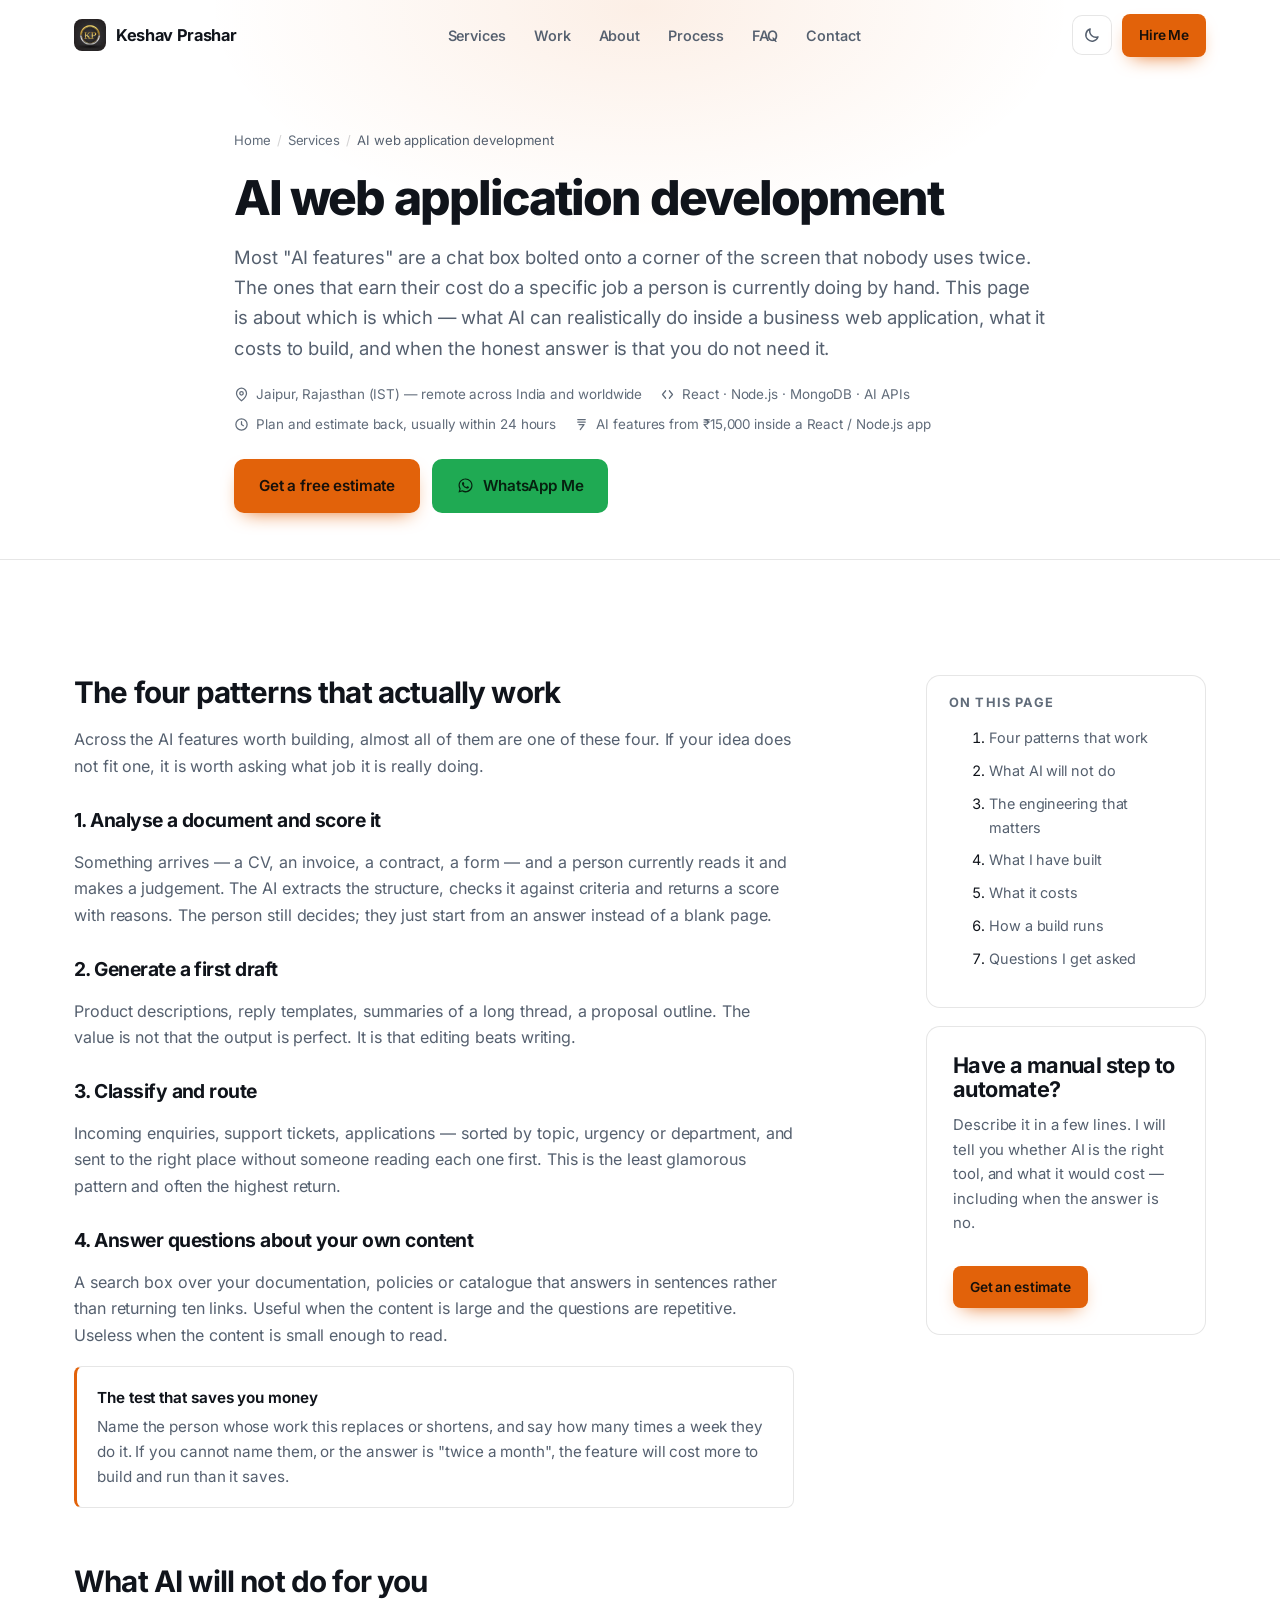
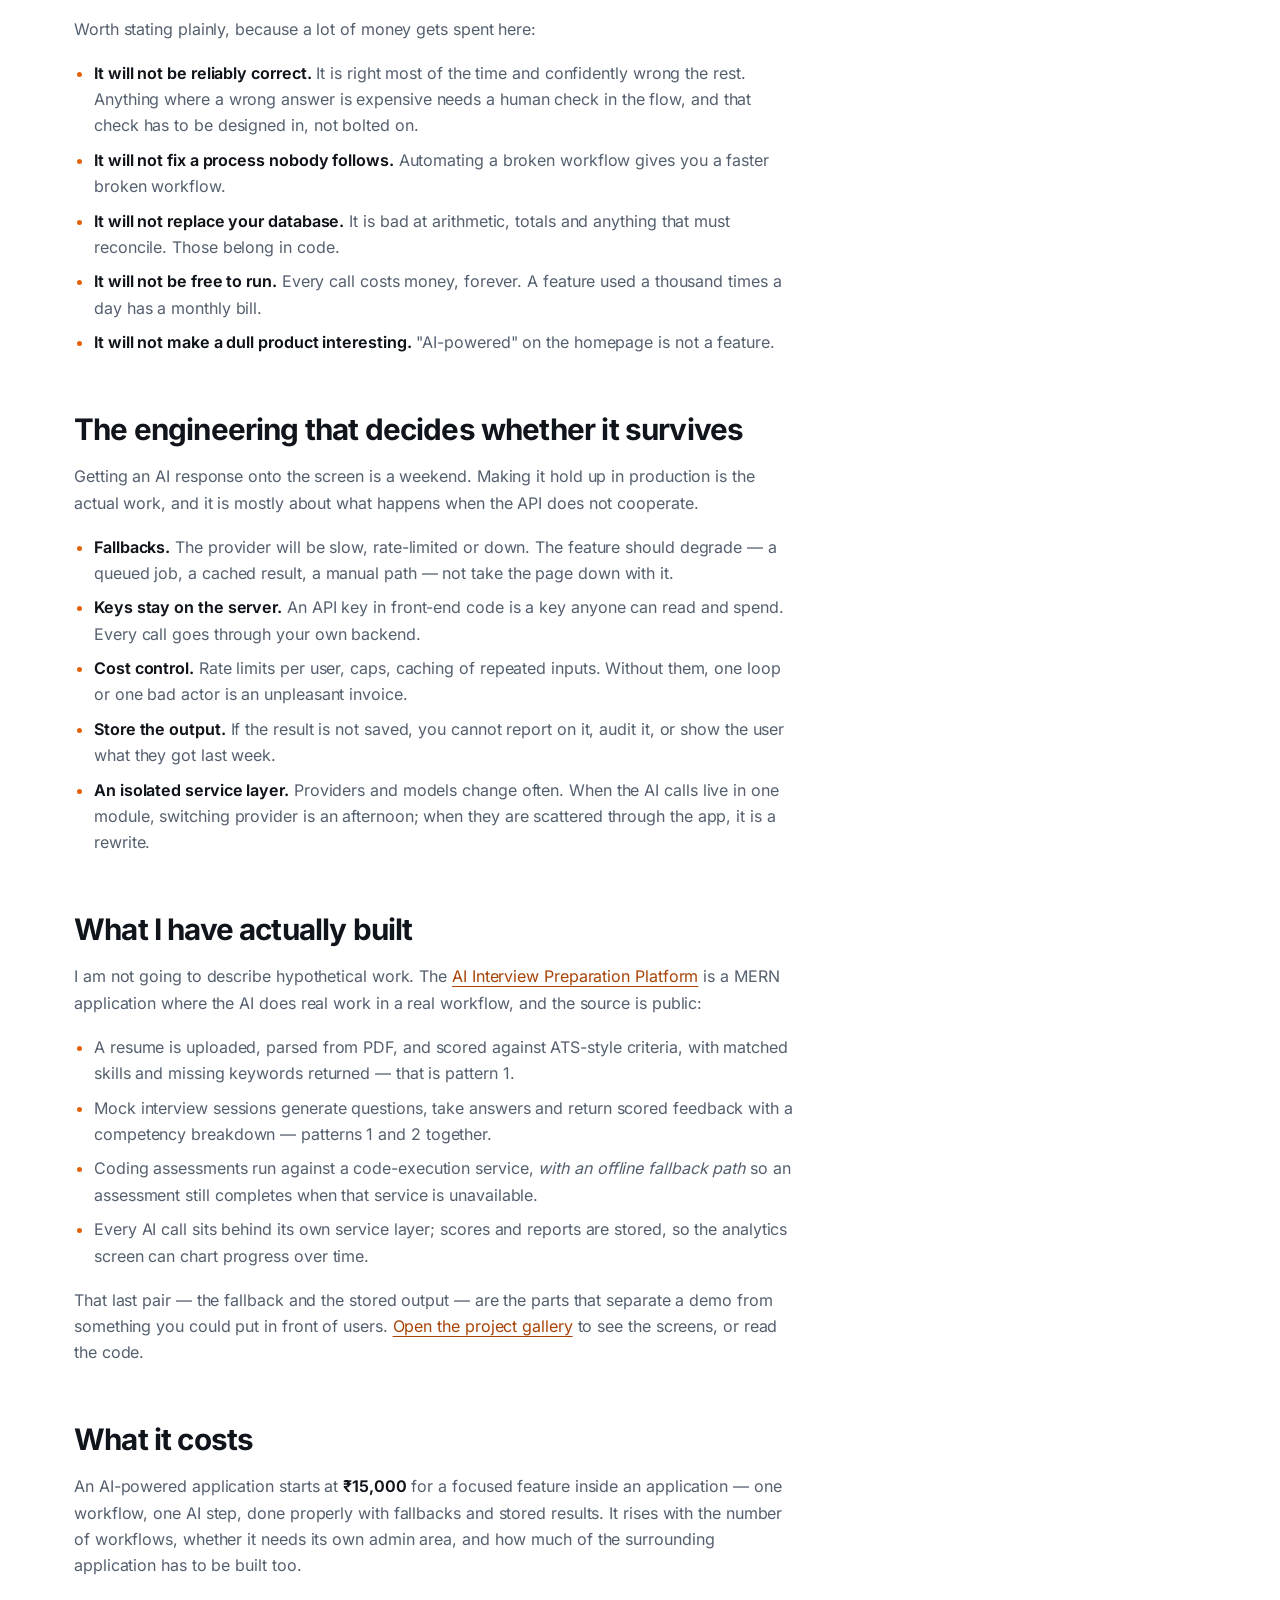
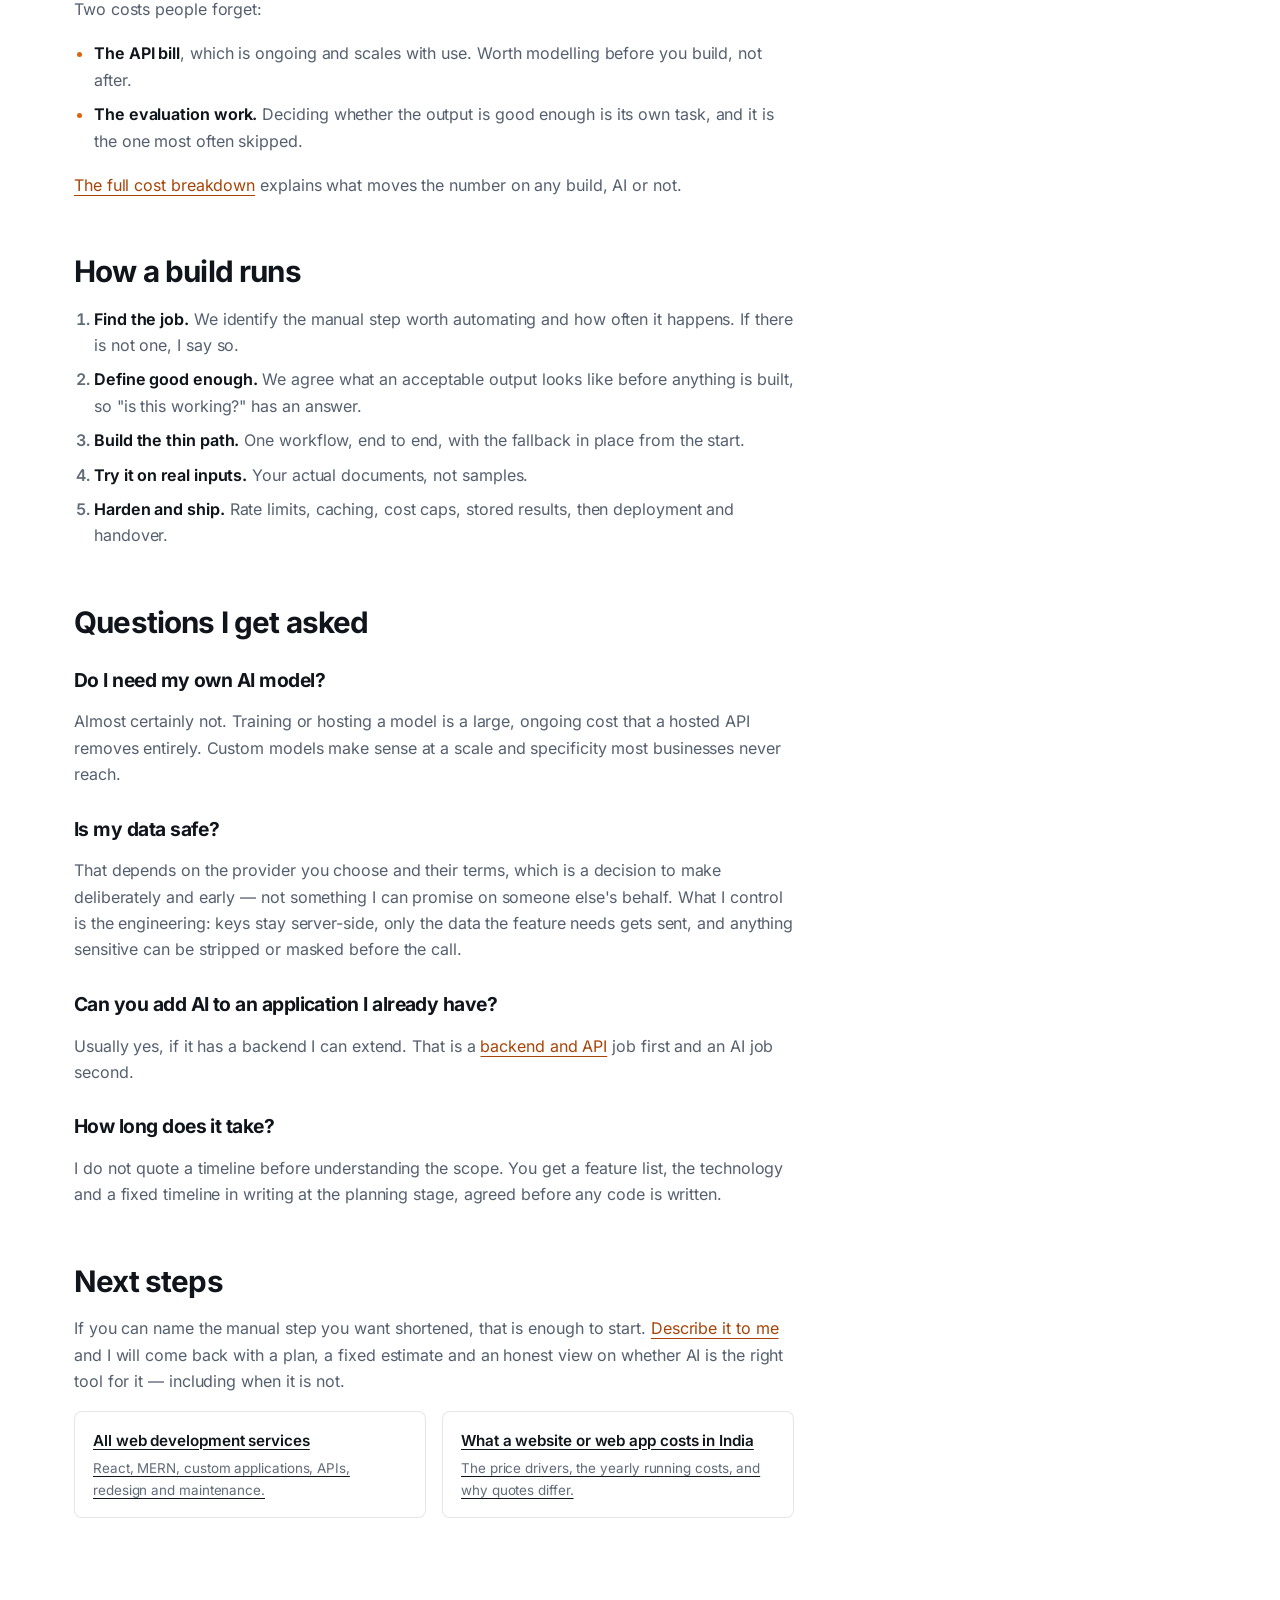
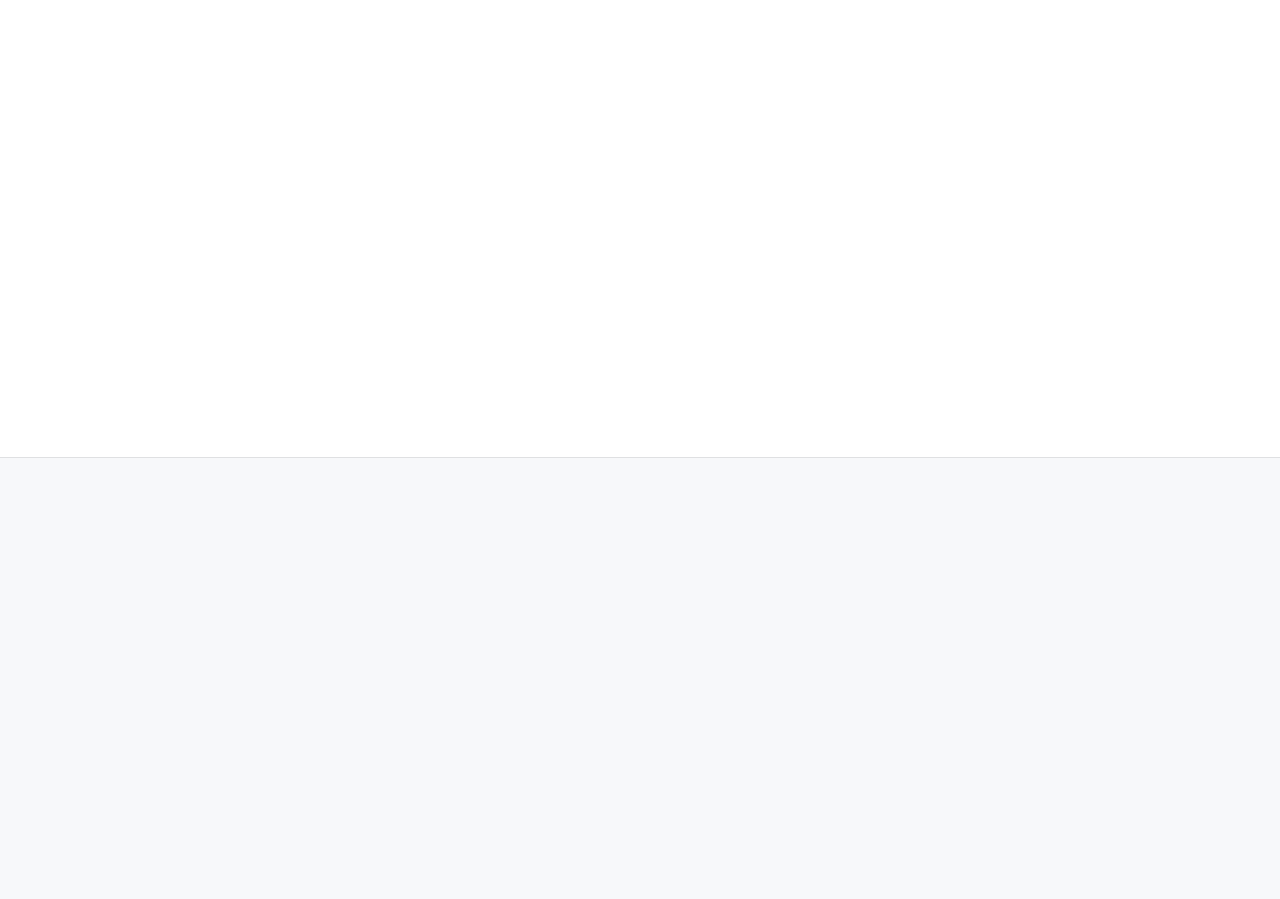
<file: ai-web-development/index.html>
<!DOCTYPE html>
<html lang="en-IN" data-theme="dark">

<head>
	<meta charset="utf-8">
	<meta name="viewport" content="width=device-width, initial-scale=1">
	<meta name="theme-color" content="#0b0d11">

	<title>AI Web Application Development in India | Keshav Prashar</title>
	<meta name="description" content="What AI can realistically do inside a business web app, the patterns that work, what it costs, and when AI is the wrong answer — from a developer who shipped one.">
	<link rel="canonical" href="https://keshavprash.github.io/Keshav-Dev/ai-web-development/">

	<!-- Open Graph -->
	<meta property="og:type" content="website">
	<meta property="og:site_name" content="Keshav Prashar">
	<meta property="og:title" content="AI Web Application Development in India">
	<meta property="og:description" content="What AI can realistically do inside a business web application, the four patterns that actually work, what it costs, and when AI is the wrong answer.">
	<meta property="og:image" content="https://keshavprash.github.io/Keshav-Dev/images/og-cover.jpg">
	<meta property="og:image:type" content="image/jpeg">
	<meta property="og:image:alt" content="Keshav Prashar — freelance React.js &amp; MERN developer in India. Custom websites, web applications and AI-powered products.">
	<meta property="og:image:width" content="1200">
	<meta property="og:image:height" content="630">
	<meta property="og:url" content="https://keshavprash.github.io/Keshav-Dev/ai-web-development/">
	<meta property="og:locale" content="en_IN">

	<!-- Twitter -->
	<meta name="twitter:card" content="summary_large_image">
	<meta name="twitter:title" content="AI Web Application Development in India">
	<meta name="twitter:description" content="What AI can realistically do inside a business web application, and when it is the wrong answer.">
	<meta name="twitter:image" content="https://keshavprash.github.io/Keshav-Dev/images/og-cover.jpg">
	<meta name="twitter:image:alt" content="Keshav Prashar — freelance React.js &amp; MERN developer in India. Custom websites, web applications and AI-powered products.">

	<script type="application/ld+json">
	{
		"@context": "https://schema.org",
		"@graph": [
			{
				"@type": "WebPage",
				"@id": "https://keshavprash.github.io/Keshav-Dev/ai-web-development/#webpage",
				"url": "https://keshavprash.github.io/Keshav-Dev/ai-web-development/",
				"name": "AI Web Application Development in India | Keshav Prashar",
				"description": "What AI can realistically do inside a business web application, the four patterns that actually work, what it costs, and when AI is the wrong answer.",
				"inLanguage": "en-IN",
				"isPartOf": { "@id": "https://keshavprash.github.io/Keshav-Dev/#website" },
				"about": { "@id": "https://keshavprash.github.io/Keshav-Dev/#service-ai-application" },
				"publisher": { "@id": "https://keshavprash.github.io/Keshav-Dev/#person" },
				"breadcrumb": { "@id": "https://keshavprash.github.io/Keshav-Dev/ai-web-development/#breadcrumb" },
				"dateModified": "2026-08-30"
			},
			{
				"@type": "Service",
				"@id": "https://keshavprash.github.io/Keshav-Dev/#service-ai-application",
				"name": "AI-Powered Web Application Development",
				"description": "Web applications with AI APIs behind them — automated analysis, generated feedback and scoring built into a workflow your users actually follow.",
				"serviceType": "AI web application development",
				"provider": { "@id": "https://keshavprash.github.io/Keshav-Dev/#person" },
				"areaServed": [
					{ "@type": "Country", "name": "India" },
					{ "@type": "State", "name": "Rajasthan" },
					{ "@type": "City", "name": "Jaipur" },
					"Worldwide"
				],
				"url": "https://keshavprash.github.io/Keshav-Dev/ai-web-development/"
			},
			{
				"@type": "Person",
				"@id": "https://keshavprash.github.io/Keshav-Dev/#person",
				"name": "Keshav Prashar",
				"jobTitle": "Freelance React.js & MERN Stack Developer",
				"url": "https://keshavprash.github.io/Keshav-Dev/",
				"email": "mailto:keshavprashar597@gmail.com",
				"telephone": "+91-7633853037",
				"address": {
					"@type": "PostalAddress",
					"addressLocality": "Jaipur",
					"addressRegion": "Rajasthan",
					"addressCountry": "IN"
				},
				"sameAs": [
					"https://github.com/keshavprash",
					"https://www.linkedin.com/in/keshav-prashar-9277b2256",
					"https://www.instagram.com/keshav_prashar_00/"
				]
			},
			{
				"@type": "BreadcrumbList",
				"@id": "https://keshavprash.github.io/Keshav-Dev/ai-web-development/#breadcrumb",
				"itemListElement": [
					{ "@type": "ListItem", "position": 1, "name": "Home", "item": "https://keshavprash.github.io/Keshav-Dev/" },
					{ "@type": "ListItem", "position": 2, "name": "Services", "item": "https://keshavprash.github.io/Keshav-Dev/services/" },
					{ "@type": "ListItem", "position": 3, "name": "AI web application development" }
				]
			}
		]
	}
	</script>
	<meta name="robots" content="index, follow, max-snippet:-1, max-image-preview:large, max-video-preview:-1">
	<meta name="author" content="Keshav Prashar">

	<link rel="icon" type="image/jpeg" href="../images/kp.jpg">
	<link rel="apple-touch-icon" href="../images/kp.jpg">

	<link rel="preload" href="../fonts/inter-latin.woff2" as="font" type="font/woff2" crossorigin>
	<link rel="stylesheet" href="../css/style.css">

	<!-- Every section is revealed by JS. If JS never runs, show the page rather than a blank one. -->
	<noscript><style>[data-reveal]{opacity:1!important;transform:none!important}</style></noscript>

	<script>
		// Restore the visitor's saved theme before first paint.
		(function () {
			try {
				var saved = localStorage.getItem('kp-theme');
				if (saved === 'light' || saved === 'dark') {
					document.documentElement.setAttribute('data-theme', saved);
				} else if (window.matchMedia('(prefers-color-scheme: light)').matches) {
					document.documentElement.setAttribute('data-theme', 'light');
				}
				var tc = document.querySelector('meta[name="theme-color"]');
				if (tc && document.documentElement.getAttribute('data-theme') === 'light') {
					tc.setAttribute('content', '#ffffff');
				}
			} catch (e) { /* keep the default dark theme */ }
		})();
	</script>
</head>

<body>
	<a class="skip-link" href="#main">Skip to main content</a>

	<header class="site-header">
		<div class="container">
			<nav class="nav" aria-label="Primary">
				<a class="brand" href="../">
					<img src="../images/kp.jpg" alt="" width="32" height="32" decoding="async">
					<span>Keshav Prashar</span>
				</a>

				<ul class="nav-links">
					<li><a href="../services/">Services</a></li>
					<li><a href="../#work">Work</a></li>
					<li><a href="../#about">About</a></li>
					<li><a href="../#process">Process</a></li>
					<li><a href="../#faq">FAQ</a></li>
					<li><a href="../#contact">Contact</a></li>
				</ul>

				<div class="nav-actions">
					<button class="icon-btn theme-toggle" type="button" aria-label="Switch to light theme">
						<svg class="icon-sun" viewBox="0 0 24 24" fill="none" stroke="currentColor" stroke-width="2" stroke-linecap="round" aria-hidden="true"><circle cx="12" cy="12" r="4.2"/><path d="M12 2v2.4M12 19.6V22M4.2 4.2l1.7 1.7M18.1 18.1l1.7 1.7M2 12h2.4M19.6 12H22M4.2 19.8l1.7-1.7M18.1 5.9l1.7-1.7"/></svg>
						<svg class="icon-moon" viewBox="0 0 24 24" fill="none" stroke="currentColor" stroke-width="2" stroke-linecap="round" stroke-linejoin="round" aria-hidden="true"><path d="M20 14.5A8.2 8.2 0 0 1 9.5 4 8.3 8.3 0 1 0 20 14.5z"/></svg>
					</button>

					<a class="btn btn--primary btn--sm btn--hire" href="../#contact">Hire Me</a>

					<button class="icon-btn nav-toggle" type="button" aria-expanded="false" aria-controls="mobile-menu" aria-label="Open menu">
						<svg viewBox="0 0 24 24" fill="none" stroke="currentColor" stroke-width="2" stroke-linecap="round" aria-hidden="true"><path d="M3 6h18M3 12h18M3 18h18"/></svg>
					</button>
				</div>
			</nav>
		</div>
	</header>

	<div class="mobile-menu" id="mobile-menu">
		<a href="../services/">Services</a>
		<a href="../#work">Work</a>
		<a href="../#about">About</a>
		<a href="../#process">Process</a>
		<a href="../#faq">FAQ</a>
		<a href="../#contact">Contact</a>
		<a class="btn btn--primary" href="../#quote-form">Get a Project Estimate</a>
	</div>

	<main id="main" tabindex="-1">
		<!-- ==================================================== PAGE HERO -->
		<section class="page-hero">
			<div class="container">
				<ol class="crumbs">
					<li><a href="../">Home</a></li>
					<li><a href="../services/">Services</a></li>
					<li><span aria-current="page">AI web application development</span></li>
				</ol>

				<h1>AI web application development</h1>

				<p class="lede">
					Most "AI features" are a chat box bolted onto a corner of the screen that nobody uses twice.
					The ones that earn their cost do a specific job a person is currently doing by hand. This page
					is about which is which — what AI can realistically do inside a business web application,
					what it costs to build, and when the honest answer is that you do not need it.
				</p>

				<div class="page-meta">
					<span>
						<svg viewBox="0 0 24 24" fill="none" stroke="currentColor" stroke-width="2" stroke-linecap="round" stroke-linejoin="round" aria-hidden="true"><path d="M20 10c0 6-8 12-8 12s-8-6-8-12a8 8 0 1 1 16 0z"/><circle cx="12" cy="10" r="2.8"/></svg>
						Jaipur, Rajasthan (IST) — remote across India and worldwide
					</span>
					<span>
						<svg viewBox="0 0 24 24" fill="none" stroke="currentColor" stroke-width="2" stroke-linecap="round" stroke-linejoin="round" aria-hidden="true"><path d="M9 18l-5-6 5-6M15 6l5 6-5 6"/></svg>
						React · Node.js · MongoDB · AI APIs
					</span>
					<span>
						<svg viewBox="0 0 24 24" fill="none" stroke="currentColor" stroke-width="2" stroke-linecap="round" stroke-linejoin="round" aria-hidden="true"><circle cx="12" cy="12" r="9"/><path d="M12 7.5V12l3 2"/></svg>
						Plan and estimate back, usually within 24 hours
					</span>
					<span>
						<svg viewBox="0 0 24 24" fill="none" stroke="currentColor" stroke-width="2" stroke-linecap="round" stroke-linejoin="round" aria-hidden="true"><path d="M6 4h12M6 8h12M8 12h8M10 20l6-8H8"/></svg>
						AI features from ₹15,000 inside a React / Node.js app
					</span>
				</div>
				<div class="hero-cta">
					<a class="btn btn--primary" href="../?service=AI-Powered%20Application#quote-form">Get a free estimate</a>
					<a class="btn btn--wa" href="https://wa.me/917633853037?text=Hi%20Keshav%2C%20I%20read%20your%20AI%20web%20development%20page%20and%20I%27d%20like%20to%20discuss%20a%20project.%0A%0AWhat%20I%20need%3A%20%0ACurrent%20website%20%28if%20any%29%3A%20%0AResult%20I%20want%3A%20" target="_blank" rel="noopener" data-cta="whatsapp" data-cta-location="hero">
						<svg viewBox="0 0 24 24" fill="currentColor" aria-hidden="true"><path d="M12.04 2C6.6 2 2.2 6.4 2.2 11.84c0 1.74.46 3.44 1.32 4.94L2.05 22l5.35-1.4a9.8 9.8 0 0 0 4.64 1.18h.01c5.43 0 9.84-4.4 9.84-9.84 0-2.63-1.02-5.1-2.88-6.96A9.78 9.78 0 0 0 12.04 2zm0 17.94h-.01a8.2 8.2 0 0 1-4.16-1.14l-.3-.18-3.1.81.83-3.02-.2-.31a8.14 8.14 0 0 1-1.25-4.36c0-4.52 3.68-8.19 8.2-8.19a8.14 8.14 0 0 1 5.79 2.4 8.13 8.13 0 0 1 2.4 5.8c0 4.52-3.68 8.19-8.2 8.19zm4.5-6.13c-.25-.13-1.46-.72-1.68-.8-.23-.09-.39-.13-.56.12-.16.25-.64.8-.79.97-.14.16-.29.18-.54.06-.25-.13-1.04-.39-1.98-1.22-.73-.65-1.23-1.46-1.37-1.71-.14-.25-.02-.38.11-.5.11-.11.25-.29.37-.44.13-.15.17-.25.25-.42.08-.16.04-.31-.02-.44-.06-.12-.56-1.34-.76-1.84-.2-.48-.4-.42-.56-.43h-.48c-.16 0-.43.06-.65.31s-.85.83-.85 2.02.87 2.34.99 2.5c.12.17 1.71 2.61 4.14 3.66.58.25 1.03.4 1.38.51.58.19 1.11.16 1.53.1.47-.07 1.46-.6 1.66-1.18.21-.58.21-1.07.15-1.18-.06-.11-.23-.17-.48-.29z"/></svg>
						WhatsApp Me
					</a>
				</div>
			</div>
		</section>

		<section class="section">
			<div class="container">
				<div class="article-grid">
					<article class="prose" data-reveal>

						<h2 id="what-works">The four patterns that actually work</h2>
						<p>Across the AI features worth building, almost all of them are one of these four. If your
							idea does not fit one, it is worth asking what job it is really doing.</p>

						<h3>1. Analyse a document and score it</h3>
						<p>Something arrives — a CV, an invoice, a contract, a form — and a person currently reads
							it and makes a judgement. The AI extracts the structure, checks it against criteria and
							returns a score with reasons. The person still decides; they just start from an answer
							instead of a blank page.</p>

						<h3>2. Generate a first draft</h3>
						<p>Product descriptions, reply templates, summaries of a long thread, a proposal outline.
							The value is not that the output is perfect. It is that editing beats writing.</p>

						<h3>3. Classify and route</h3>
						<p>Incoming enquiries, support tickets, applications — sorted by topic, urgency or
							department, and sent to the right place without someone reading each one first. This is
							the least glamorous pattern and often the highest return.</p>

						<h3>4. Answer questions about your own content</h3>
						<p>A search box over your documentation, policies or catalogue that answers in sentences
							rather than returning ten links. Useful when the content is large and the questions are
							repetitive. Useless when the content is small enough to read.</p>

						<div class="callout">
							<p><strong>The test that saves you money</strong>
								Name the person whose work this replaces or shortens, and say how many times a week
								they do it. If you cannot name them, or the answer is "twice a month", the feature
								will cost more to build and run than it saves.</p>
						</div>

						<h2 id="what-it-doesnt">What AI will not do for you</h2>
						<p>Worth stating plainly, because a lot of money gets spent here:</p>
						<ul>
							<li><strong>It will not be reliably correct.</strong> It is right most of the time and
								confidently wrong the rest. Anything where a wrong answer is expensive needs a human
								check in the flow, and that check has to be designed in, not bolted on.</li>
							<li><strong>It will not fix a process nobody follows.</strong> Automating a broken
								workflow gives you a faster broken workflow.</li>
							<li><strong>It will not replace your database.</strong> It is bad at arithmetic, totals
								and anything that must reconcile. Those belong in code.</li>
							<li><strong>It will not be free to run.</strong> Every call costs money, forever. A
								feature used a thousand times a day has a monthly bill.</li>
							<li><strong>It will not make a dull product interesting.</strong> "AI-powered" on the
								homepage is not a feature.</li>
						</ul>

						<h2 id="engineering">The engineering that decides whether it survives</h2>
						<p>Getting an AI response onto the screen is a weekend. Making it hold up in production is
							the actual work, and it is mostly about what happens when the API does not cooperate.</p>
						<ul>
							<li><strong>Fallbacks.</strong> The provider will be slow, rate-limited or down. The
								feature should degrade — a queued job, a cached result, a manual path — not take the
								page down with it.</li>
							<li><strong>Keys stay on the server.</strong> An API key in front-end code is a key
								anyone can read and spend. Every call goes through your own backend.</li>
							<li><strong>Cost control.</strong> Rate limits per user, caps, caching of repeated
								inputs. Without them, one loop or one bad actor is an unpleasant invoice.</li>
							<li><strong>Store the output.</strong> If the result is not saved, you cannot report on
								it, audit it, or show the user what they got last week.</li>
							<li><strong>An isolated service layer.</strong> Providers and models change often. When
								the AI calls live in one module, switching provider is an afternoon; when they are
								scattered through the app, it is a rewrite.</li>
						</ul>

						<h2 id="proof">What I have actually built</h2>
						<p>I am not going to describe hypothetical work. The
							<a href="https://github.com/keshavprash/AI-Interview-Preparation-Platform" target="_blank" rel="noopener" data-cta="github">AI
							Interview Preparation Platform</a> is a MERN application where the AI does real work in
							a real workflow, and the source is public:</p>
						<ul>
							<li>A resume is uploaded, parsed from PDF, and scored against ATS-style criteria, with
								matched skills and missing keywords returned — that is pattern 1.</li>
							<li>Mock interview sessions generate questions, take answers and return scored feedback
								with a competency breakdown — patterns 1 and 2 together.</li>
							<li>Coding assessments run against a code-execution service, <em>with an offline
								fallback path</em> so an assessment still completes when that service is
								unavailable.</li>
							<li>Every AI call sits behind its own service layer; scores and reports are stored, so
								the analytics screen can chart progress over time.</li>
						</ul>
						<p>That last pair — the fallback and the stored output — are the parts that separate a demo
							from something you could put in front of users.
							<a href="../#work">Open the project gallery</a> to see the screens, or read the code.</p>

						<h2 id="cost">What it costs</h2>
						<p>An AI-powered application starts at <strong>₹15,000</strong> for a focused feature inside
							an application — one workflow, one AI step, done properly with fallbacks and stored
							results. It rises with the number of workflows, whether it needs its own admin area, and
							how much of the surrounding application has to be built too.</p>
						<p>Two costs people forget:</p>
						<ul>
							<li><strong>The API bill</strong>, which is ongoing and scales with use. Worth modelling
								before you build, not after.</li>
							<li><strong>The evaluation work.</strong> Deciding whether the output is good enough is
								its own task, and it is the one most often skipped.</li>
						</ul>
						<p><a href="../website-development-cost-india/">The full cost breakdown</a> explains what
							moves the number on any build, AI or not.</p>

						<h2 id="process">How a build runs</h2>
						<ol>
							<li><strong>Find the job.</strong> We identify the manual step worth automating and how
								often it happens. If there is not one, I say so.</li>
							<li><strong>Define good enough.</strong> We agree what an acceptable output looks like
								before anything is built, so "is this working?" has an answer.</li>
							<li><strong>Build the thin path.</strong> One workflow, end to end, with the fallback in
								place from the start.</li>
							<li><strong>Try it on real inputs.</strong> Your actual documents, not samples.</li>
							<li><strong>Harden and ship.</strong> Rate limits, caching, cost caps, stored results,
								then deployment and handover.</li>
						</ol>

						<h2 id="faq">Questions I get asked</h2>
						<h3>Do I need my own AI model?</h3>
						<p>Almost certainly not. Training or hosting a model is a large, ongoing cost that a
							hosted API removes entirely. Custom models make sense at a scale and specificity most
							businesses never reach.</p>
						<h3>Is my data safe?</h3>
						<p>That depends on the provider you choose and their terms, which is a decision to make
							deliberately and early — not something I can promise on someone else's behalf. What I
							control is the engineering: keys stay server-side, only the data the feature needs gets
							sent, and anything sensitive can be stripped or masked before the call.</p>
						<h3>Can you add AI to an application I already have?</h3>
						<p>Usually yes, if it has a backend I can extend. That is a
							<a href="../services/#api-backend">backend and API</a> job first and an AI job second.</p>
						<h3>How long does it take?</h3>
						<p>I do not quote a timeline before understanding the scope. You get a feature list, the
							technology and a fixed timeline in writing at the planning stage, agreed before any code
							is written.</p>

						<h2 id="next">Next steps</h2>
						<p>If you can name the manual step you want shortened, that is enough to start.
							<a href="../?service=AI-Powered%20Application#quote-form">Describe it to me</a> and I will come back with a plan, a fixed
							estimate and an honest view on whether AI is the right tool for it — including when it
							is not.</p>

						<div class="next-reads">
							<a href="../services/">All web development services
								<span>React, MERN, custom applications, APIs, redesign and maintenance.</span></a>
							<a href="../website-development-cost-india/">What a website or web app costs in India
								<span>The price drivers, the yearly running costs, and why quotes differ.</span></a>
						</div>
					</article>

					<aside class="article-side">
						<nav class="card toc" aria-label="On this page">
							<h2>On this page</h2>
							<ol>
								<li><a href="#what-works">Four patterns that work</a></li>
								<li><a href="#what-it-doesnt">What AI will not do</a></li>
								<li><a href="#engineering">The engineering that matters</a></li>
								<li><a href="#proof">What I have built</a></li>
								<li><a href="#cost">What it costs</a></li>
								<li><a href="#process">How a build runs</a></li>
								<li><a href="#faq">Questions I get asked</a></li>
							</ol>
						</nav>

						<div class="card">
							<h3>Have a manual step to automate?</h3>
							<p style="font-size:.93rem">Describe it in a few lines. I will tell you whether AI is
								the right tool, and what it would cost — including when the answer is no.</p>
							<a class="btn btn--primary btn--sm" href="../?service=AI-Powered%20Application#quote-form" style="margin-top:14px">Get an estimate</a>
						</div>
					</aside>
				</div>
			</div>
		</section>

		<!-- ================================================= CLOSING CTA -->
		<section class="section section--tight" aria-label="Start a project">
			<div class="container">
				<div class="cta-band" data-reveal>
					<div>
						<h2>Tell me what you need built</h2>
						<p>Send a short description of the project and I'll come back with a clear plan, timeline
							and a fixed estimate — usually within 24 hours. Based in Jaipur, working remotely with
							clients across India and internationally.</p>
					</div>
					<div class="actions">
						<a class="btn btn--primary" href="../#quote-form">Get a Free Quote</a>
						<a class="btn btn--ghost" href="mailto:keshavprashar597@gmail.com?subject=Project%20enquiry" data-cta="email"><svg viewBox="0 0 24 24" fill="none" stroke="currentColor" stroke-width="2" stroke-linecap="round" stroke-linejoin="round" aria-hidden="true"><rect x="2.5" y="5" width="19" height="14" rx="2.5"/><path d="M3 7l9 6 9-6"/></svg>Email Me</a>
						<a class="btn btn--wa" href="https://wa.me/917633853037?text=Hi%20Keshav%2C%20I%20read%20your%20AI%20web%20development%20page%20and%20I%27d%20like%20to%20discuss%20a%20project.%0A%0AWhat%20I%20need%3A%20%0ACurrent%20website%20%28if%20any%29%3A%20%0AResult%20I%20want%3A%20" target="_blank" rel="noopener" data-cta="whatsapp">
							<svg viewBox="0 0 24 24" fill="currentColor" aria-hidden="true"><path d="M12.04 2C6.6 2 2.2 6.4 2.2 11.84c0 1.74.46 3.44 1.32 4.94L2.05 22l5.35-1.4a9.8 9.8 0 0 0 4.64 1.18h.01c5.43 0 9.84-4.4 9.84-9.84 0-2.63-1.02-5.1-2.88-6.96A9.78 9.78 0 0 0 12.04 2zm0 17.94h-.01a8.2 8.2 0 0 1-4.16-1.14l-.3-.18-3.1.81.83-3.02-.2-.31a8.14 8.14 0 0 1-1.25-4.36c0-4.52 3.68-8.19 8.2-8.19a8.14 8.14 0 0 1 5.79 2.4 8.13 8.13 0 0 1 2.4 5.8c0 4.52-3.68 8.19-8.2 8.19zm4.5-6.13c-.25-.13-1.46-.72-1.68-.8-.23-.09-.39-.13-.56.12-.16.25-.64.8-.79.97-.14.16-.29.18-.54.06-.25-.13-1.04-.39-1.98-1.22-.73-.65-1.23-1.46-1.37-1.71-.14-.25-.02-.38.11-.5.11-.11.25-.29.37-.44.13-.15.17-.25.25-.42.08-.16.04-.31-.02-.44-.06-.12-.56-1.34-.76-1.84-.2-.48-.4-.42-.56-.43h-.48c-.16 0-.43.06-.65.31s-.85.83-.85 2.02.87 2.34.99 2.5c.12.17 1.71 2.61 4.14 3.66.58.25 1.03.4 1.38.51.58.19 1.11.16 1.53.1.47-.07 1.46-.6 1.66-1.18.21-.58.21-1.07.15-1.18-.06-.11-.23-.17-.48-.29z"/></svg>
							WhatsApp Me
						</a>
					</div>
				</div>
			</div>
		</section>
	</main>

	<!-- ============================================================ FOOTER -->
	<footer class="site-footer">
		<div class="container">
			<div class="footer-grid">
				<div class="footer-about">
					<a class="brand" href="../" style="margin-bottom:14px">
						<img src="../images/kp.jpg" alt="" width="32" height="32" loading="lazy" decoding="async">
						<span>Keshav Prashar</span>
					</a>
					<p>Freelance React.js &amp; MERN stack developer building modern websites, scalable web
						applications and AI-powered solutions for businesses and startups across India and
						internationally. Based in
						Jaipur, Rajasthan.</p>
					<ul class="social">
						<li><a href="https://github.com/keshavprash" target="_blank" rel="noopener" aria-label="GitHub" data-cta="github">
							<svg viewBox="0 0 24 24" fill="currentColor" aria-hidden="true"><path d="M12 2a10 10 0 0 0-3.16 19.49c.5.09.68-.22.68-.48v-1.7c-2.78.6-3.37-1.34-3.37-1.34-.45-1.16-1.11-1.47-1.11-1.47-.91-.62.07-.6.07-.6 1 .07 1.53 1.03 1.53 1.03.89 1.53 2.34 1.09 2.91.83.09-.65.35-1.09.63-1.34-2.22-.25-4.56-1.11-4.56-4.94 0-1.09.39-1.98 1.03-2.68-.1-.25-.45-1.27.1-2.65 0 0 .84-.27 2.75 1.02a9.5 9.5 0 0 1 5 0c1.91-1.29 2.75-1.02 2.75-1.02.55 1.38.2 2.4.1 2.65.64.7 1.03 1.59 1.03 2.68 0 3.84-2.34 4.69-4.57 4.94.36.31.68.92.68 1.85v2.74c0 .27.18.58.69.48A10 10 0 0 0 12 2z"/></svg>
						</a></li>
						<li><a href="https://www.linkedin.com/in/keshav-prashar-9277b2256" target="_blank" rel="noopener" aria-label="LinkedIn" data-cta="linkedin">
							<svg viewBox="0 0 24 24" fill="currentColor" aria-hidden="true"><path d="M6.94 8.5H3.56V21h3.38V8.5zM5.25 3a1.96 1.96 0 1 0 0 3.92 1.96 1.96 0 0 0 0-3.92zM21 13.9c0-3.4-1.82-4.98-4.24-4.98-1.96 0-2.83 1.08-3.32 1.83V8.5H10.1c.04.95 0 12.5 0 12.5h3.34v-6.98c0-.3.02-.6.11-.82.24-.6.79-1.22 1.72-1.22 1.21 0 1.7.92 1.7 2.28V21H21v-7.1z"/></svg>
						</a></li>
						<li><a href="https://www.instagram.com/keshav_prashar_00/" target="_blank" rel="noopener" aria-label="Instagram" data-cta="instagram">
							<svg viewBox="0 0 24 24" fill="none" stroke="currentColor" stroke-width="1.9" aria-hidden="true"><rect x="3" y="3" width="18" height="18" rx="5"/><circle cx="12" cy="12" r="4"/><circle cx="17.2" cy="6.8" r="1.1" fill="currentColor" stroke="none"/></svg>
						</a></li>
					</ul>
				</div>

				<div>
					<h3>Explore</h3>
					<ul class="footer-links">
						<li><a href="../services/">Web development services</a></li>
						<li><a href="../ai-web-development/">AI web application development</a></li>
						<li><a href="../website-developer-jaipur/">Website developer in Jaipur</a></li>
						<li><a href="../website-redesign/">Website redesign: 8 signs</a></li>
						<li><a href="../#work">Featured work</a></li>
						<li><a href="../#about">About Keshav</a></li>
						<li><a href="../#process">How I work</a></li>
						<li><a href="../#faq">Freelance FAQ</a></li>
					</ul>
				</div>

				<div>
					<h3>Guides for clients</h3>
					<ul class="footer-links">
						<li><a href="../website-development-cost-india/">What a website costs in India</a></li>
						<li><a href="../react-vs-wordpress/">React vs WordPress</a></li>
						<li><a href="../hire-freelance-web-developer-india/">Choosing a freelance developer</a></li>
						<li><a href="mailto:keshavprashar597@gmail.com" data-cta="email">keshavprashar597@gmail.com</a></li>
						<li><a href="https://wa.me/917633853037?text=Hi%20Keshav%2C%20I%20read%20your%20AI%20web%20development%20page%20and%20I%27d%20like%20to%20discuss%20a%20project.%0A%0AWhat%20I%20need%3A%20%0ACurrent%20website%20%28if%20any%29%3A%20%0AResult%20I%20want%3A%20" target="_blank" rel="noopener" data-cta="whatsapp" data-cta-location="footer">WhatsApp</a></li>
					</ul>
				</div>
			</div>

			<div class="footer-bottom">
				<p>&copy; <span id="year">2026</span> Keshav Prashar. All rights reserved.</p>
				<p>Based in Jaipur, Rajasthan (IST) — working remotely with clients across India and worldwide.</p>
			</div>
		</div>
	</footer>

	<div class="mobile-cta" aria-label="Quick contact">
		<a class="btn btn--wa btn--sm" href="https://wa.me/917633853037?text=Hi%20Keshav%2C%20I%20read%20your%20AI%20web%20development%20page%20and%20I%27d%20like%20to%20discuss%20a%20project.%0A%0AWhat%20I%20need%3A%20%0ACurrent%20website%20%28if%20any%29%3A%20%0AResult%20I%20want%3A%20" target="_blank" rel="noopener" data-cta="whatsapp" data-cta-location="sticky">
			<svg viewBox="0 0 24 24" fill="currentColor" aria-hidden="true"><path d="M12.04 2C6.6 2 2.2 6.4 2.2 11.84c0 1.74.46 3.44 1.32 4.94L2.05 22l5.35-1.4a9.8 9.8 0 0 0 4.64 1.18h.01c5.43 0 9.84-4.4 9.84-9.84 0-2.63-1.02-5.1-2.88-6.96A9.78 9.78 0 0 0 12.04 2zm0 17.94h-.01a8.2 8.2 0 0 1-4.16-1.14l-.3-.18-3.1.81.83-3.02-.2-.31a8.14 8.14 0 0 1-1.25-4.36c0-4.52 3.68-8.19 8.2-8.19a8.14 8.14 0 0 1 5.79 2.4 8.13 8.13 0 0 1 2.4 5.8c0 4.52-3.68 8.19-8.2 8.19zm4.5-6.13c-.25-.13-1.46-.72-1.68-.8-.23-.09-.39-.13-.56.12-.16.25-.64.8-.79.97-.14.16-.29.18-.54.06-.25-.13-1.04-.39-1.98-1.22-.73-.65-1.23-1.46-1.37-1.71-.14-.25-.02-.38.11-.5.11-.11.25-.29.37-.44.13-.15.17-.25.25-.42.08-.16.04-.31-.02-.44-.06-.12-.56-1.34-.76-1.84-.2-.48-.4-.42-.56-.43h-.48c-.16 0-.43.06-.65.31s-.85.83-.85 2.02.87 2.34.99 2.5c.12.17 1.71 2.61 4.14 3.66.58.25 1.03.4 1.38.51.58.19 1.11.16 1.53.1.47-.07 1.46-.6 1.66-1.18.21-.58.21-1.07.15-1.18-.06-.11-.23-.17-.48-.29z"/></svg>
			WhatsApp
		</a>
		<a class="btn btn--primary btn--sm" href="../#quote-form" data-cta-location="sticky">Get a Free Quote</a>
	</div>

	<button class="to-top" type="button" aria-label="Back to top">
		<svg viewBox="0 0 24 24" fill="none" stroke="currentColor" stroke-width="2.2" stroke-linecap="round" stroke-linejoin="round" aria-hidden="true"><path d="M12 19V5M6 11l6-6 6 6"/></svg>
	</button>

	<script src="../js/main.js" defer></script>
</body>

</html>
</file>
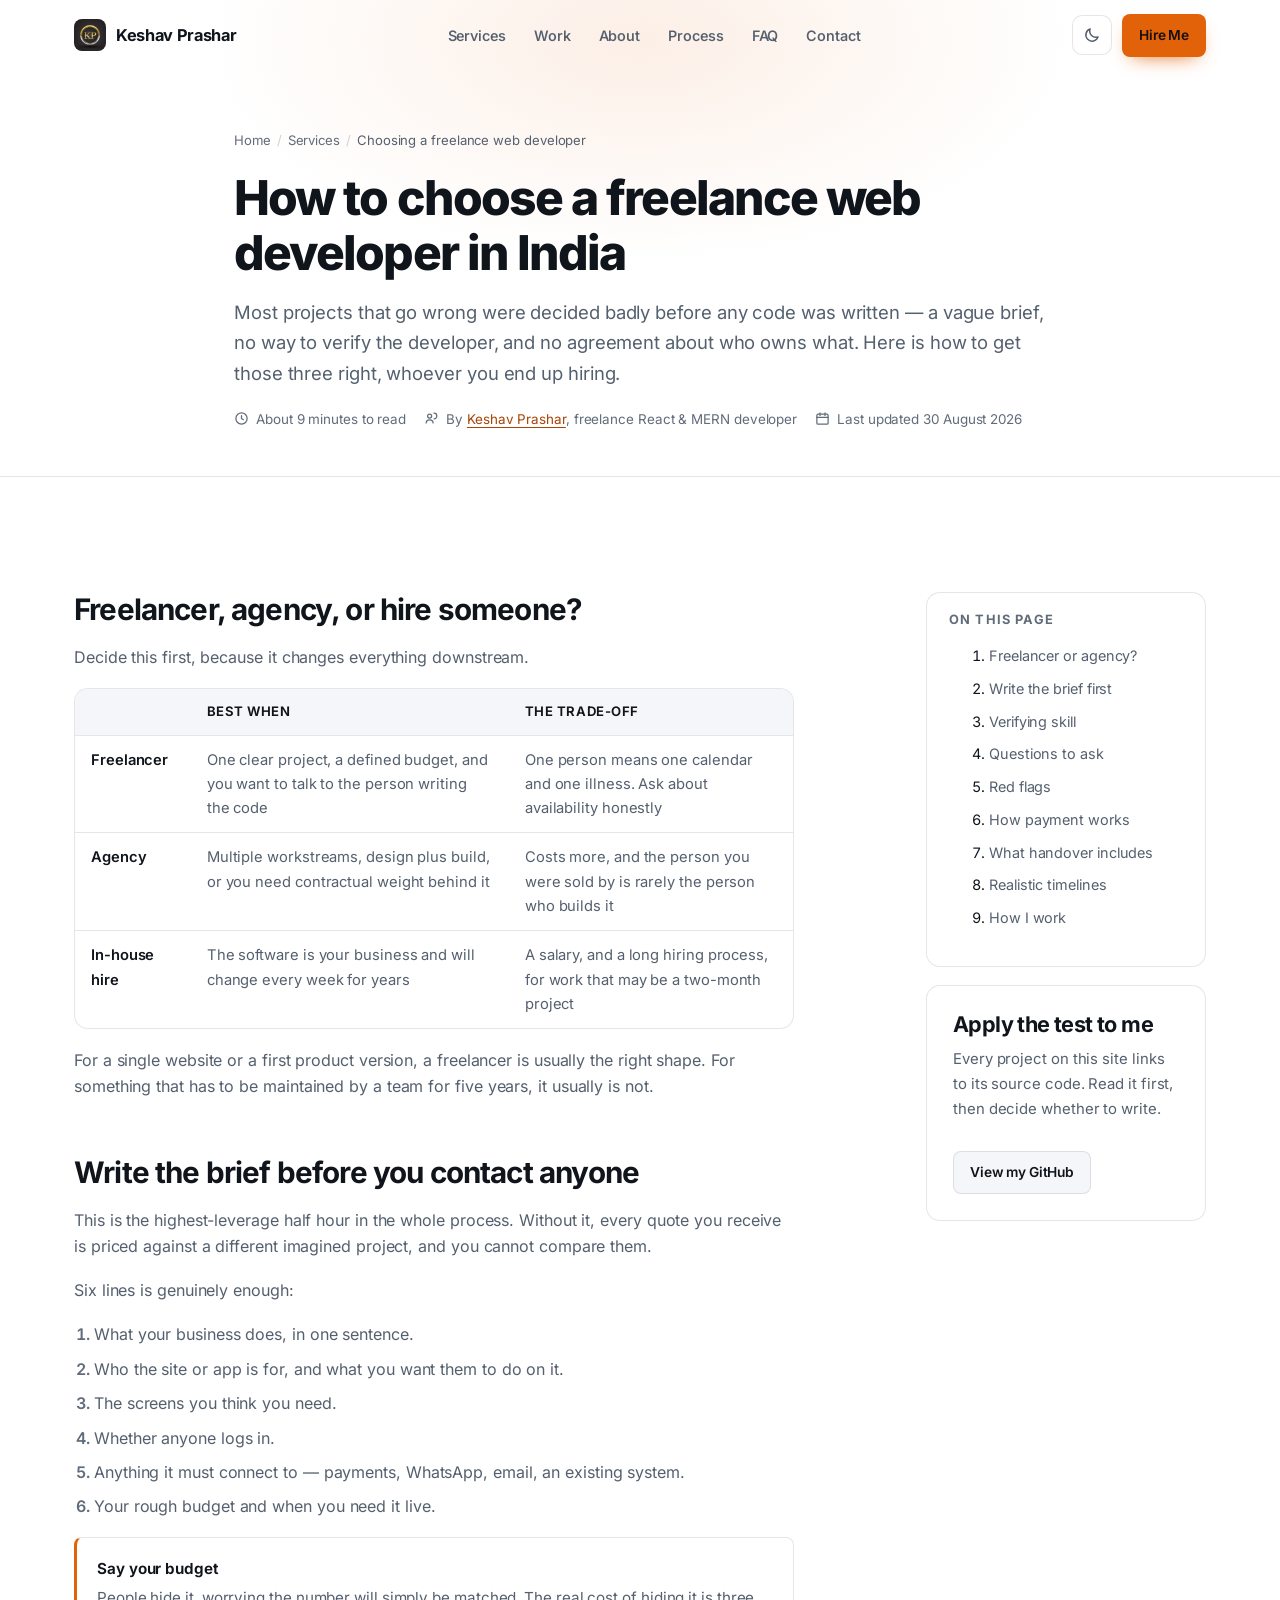
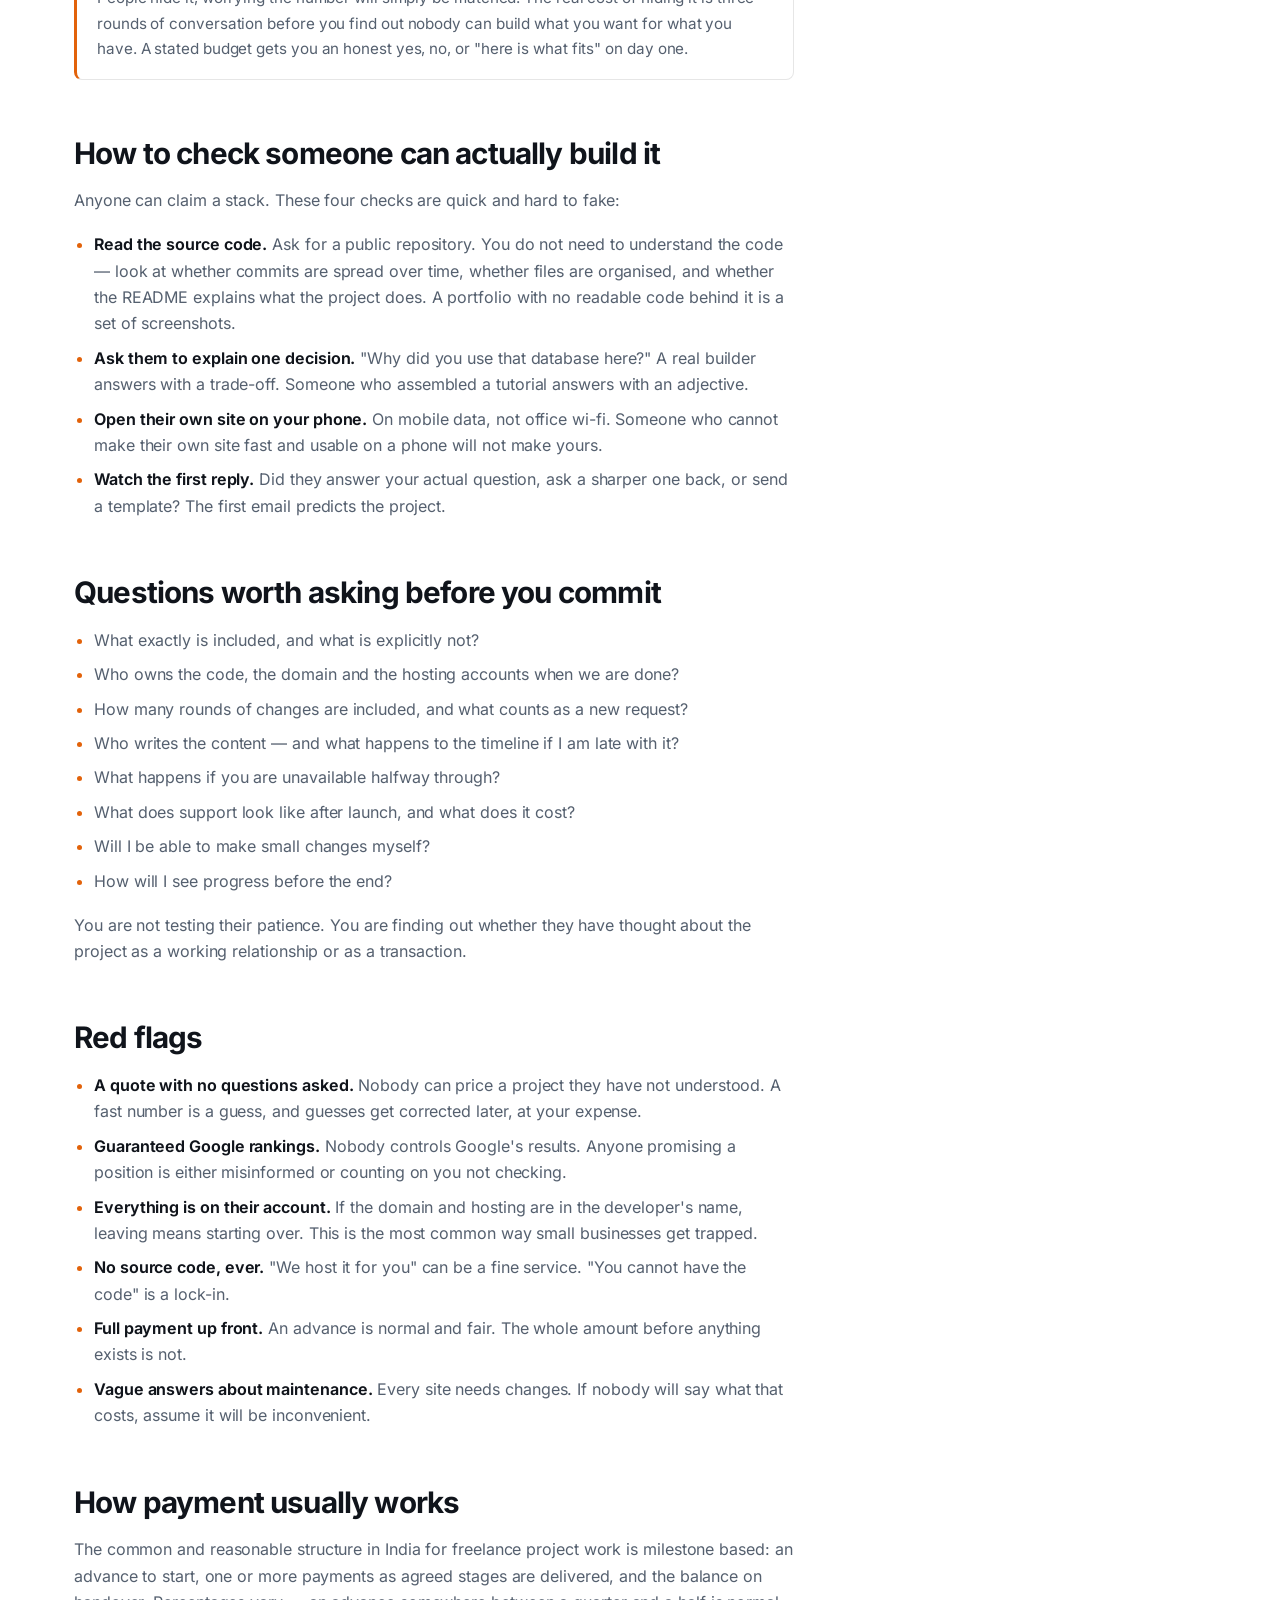
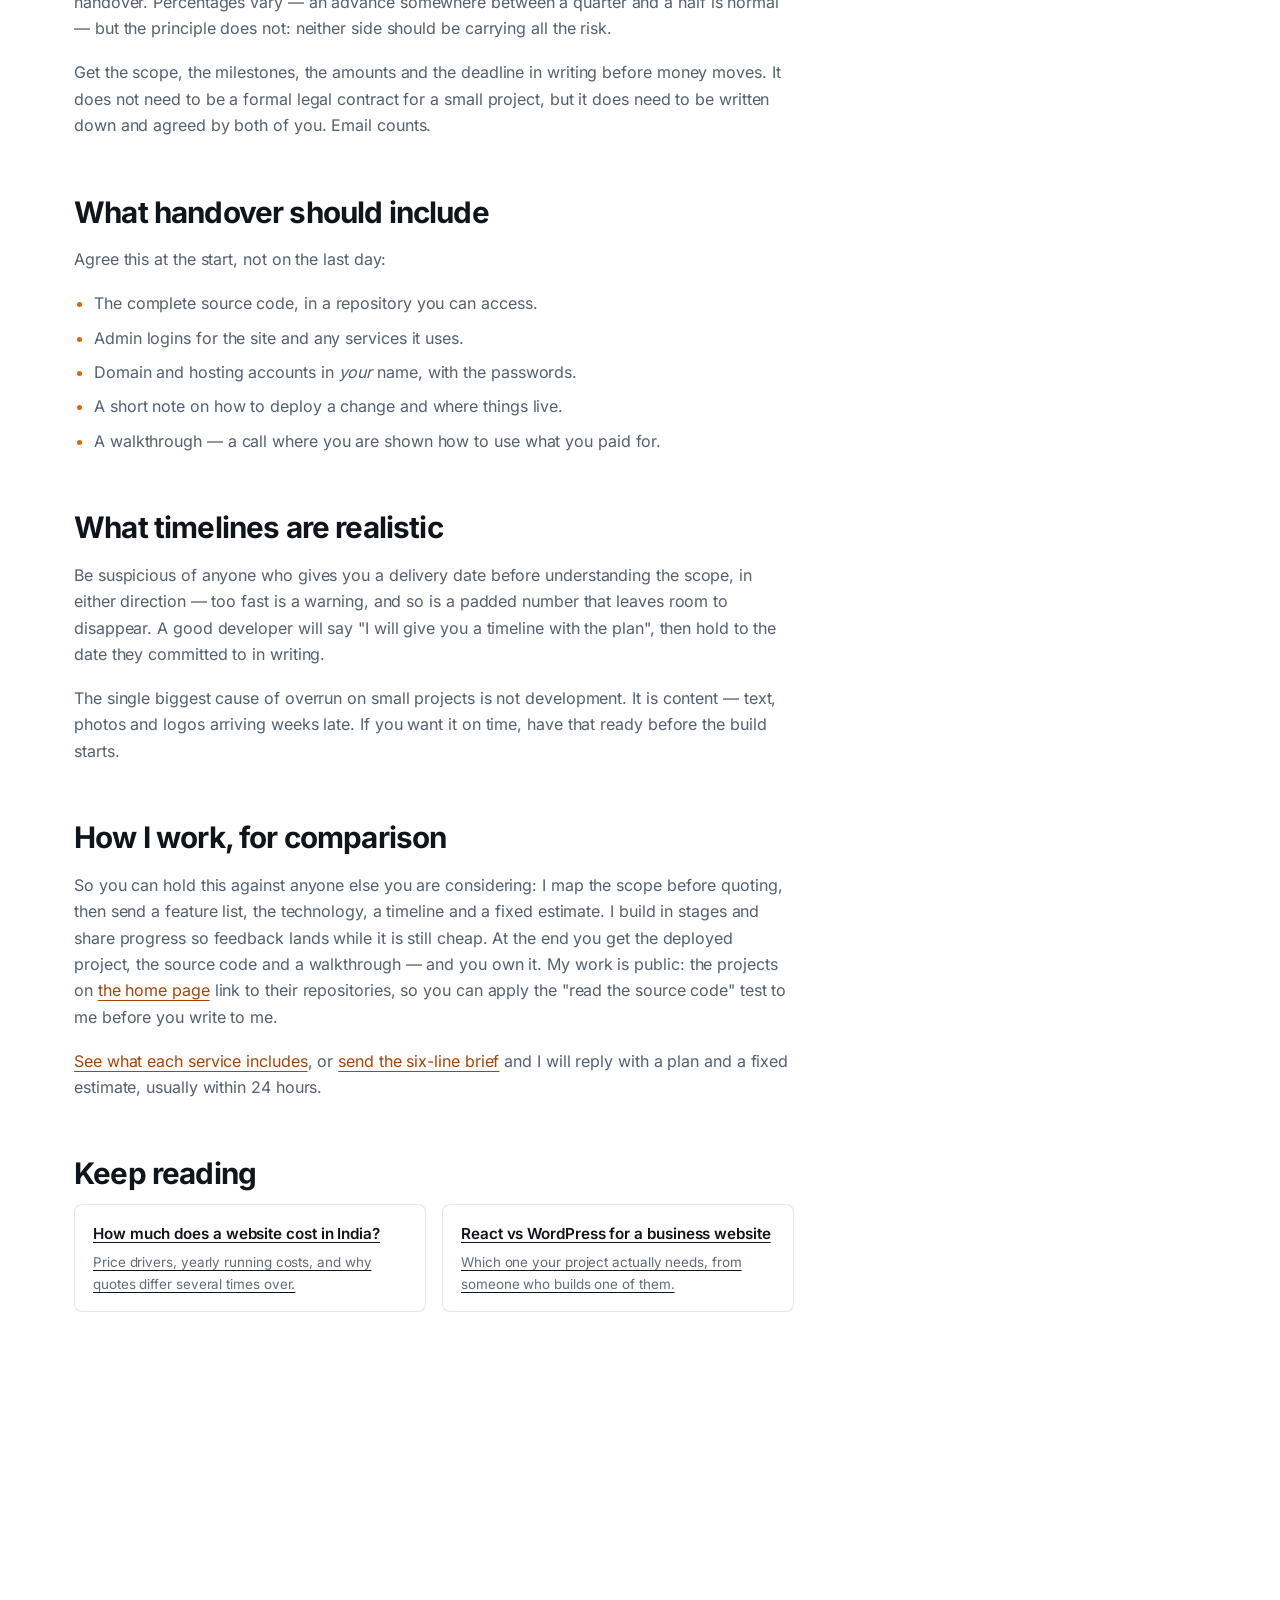
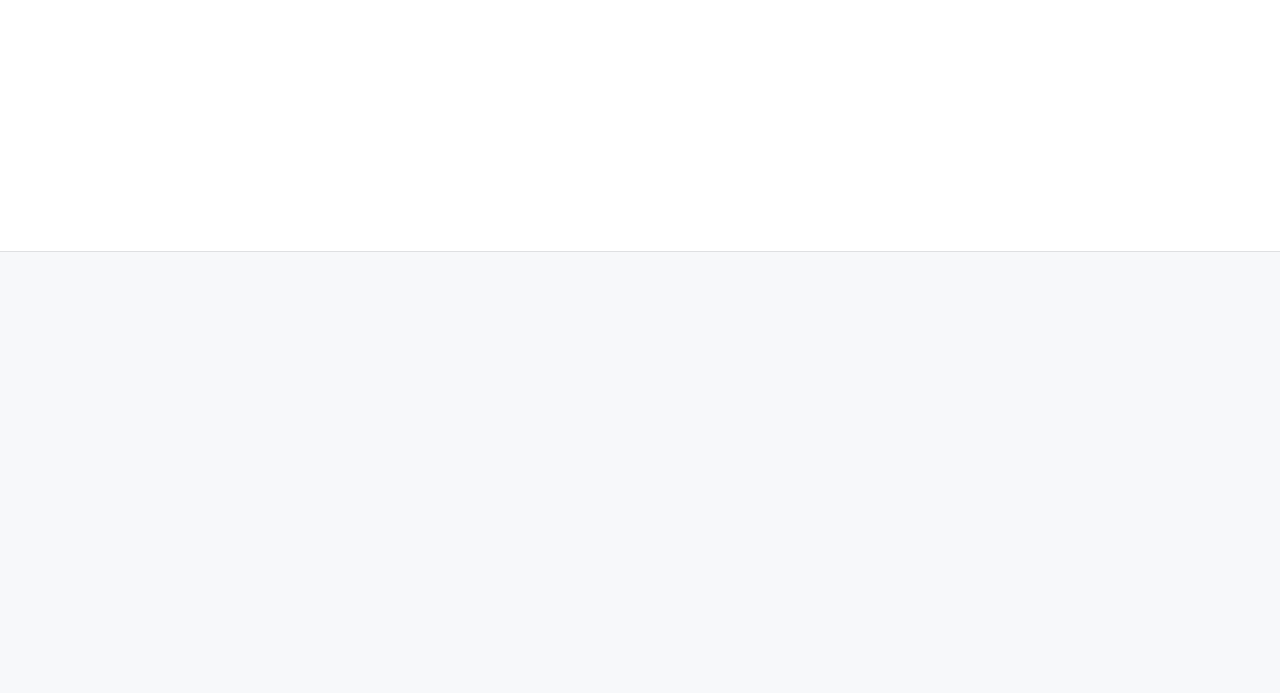
<file: hire-freelance-web-developer-india/index.html>
<!DOCTYPE html>
<html lang="en-IN" data-theme="dark">

<head>
	<meta charset="utf-8">
	<meta name="viewport" content="width=device-width, initial-scale=1">
	<meta name="theme-color" content="#0b0d11">

	<title>How to Choose a Freelance Web Developer in India</title>
	<meta name="description" content="How to brief, check and hire a freelance web developer in India: what to send, how to verify their work, questions to ask, payment terms and code ownership.">
	<link rel="canonical" href="https://keshavprash.github.io/Keshav-Dev/hire-freelance-web-developer-india/">

	<!-- Open Graph -->
	<meta property="og:type" content="article">
	<meta property="og:site_name" content="Keshav Prashar">
	<meta property="og:title" content="How to Choose a Freelance Web Developer in India">
	<meta property="og:description" content="How to brief, evaluate and hire a freelance web developer in India: what to send them, how to verify they can actually build it, the questions to ask, payment terms and who owns the code.">
	<meta property="og:image" content="https://keshavprash.github.io/Keshav-Dev/images/og-cover.jpg">
	<meta property="og:image:type" content="image/jpeg">
	<meta property="og:image:alt" content="Keshav Prashar — freelance React.js &amp; MERN developer in India. Custom websites, web applications and AI-powered products.">
	<meta property="og:image:width" content="1200">
	<meta property="og:image:height" content="630">
	<meta property="og:url" content="https://keshavprash.github.io/Keshav-Dev/hire-freelance-web-developer-india/">
	<meta property="og:locale" content="en_IN">

	<!-- Twitter -->
	<meta name="twitter:card" content="summary_large_image">
	<meta name="twitter:title" content="How to Choose a Freelance Web Developer in India">
	<meta name="twitter:description" content="How to brief, evaluate and hire a freelance web developer in India: what to send them, how to verify they can actually build it, the questions to ask, payment terms and who owns the code.">
	<meta name="twitter:image" content="https://keshavprash.github.io/Keshav-Dev/images/og-cover.jpg">
	<meta name="twitter:image:alt" content="Keshav Prashar — freelance React.js &amp; MERN developer in India. Custom websites, web applications and AI-powered products.">

	<script type="application/ld+json">
	{
		"@context": "https://schema.org",
		"@graph": [
			{
				"@type": "Article",
				"@id": "https://keshavprash.github.io/Keshav-Dev/hire-freelance-web-developer-india/#article",
				"headline": "How to Choose a Freelance Web Developer in India",
				"description": "How to brief, evaluate and hire a freelance web developer in India: what to send them, how to verify they can actually build it, the questions to ask, payment terms and who owns the code.",
				"inLanguage": "en-IN",
				"datePublished": "2026-08-30",
				"dateModified": "2026-08-30",
				"author": { "@id": "https://keshavprash.github.io/Keshav-Dev/#person" },
				"publisher": { "@id": "https://keshavprash.github.io/Keshav-Dev/#person" },
				"image": "https://keshavprash.github.io/Keshav-Dev/images/og-cover.jpg",
				"mainEntityOfPage": { "@id": "https://keshavprash.github.io/Keshav-Dev/hire-freelance-web-developer-india/#webpage" },
				"isPartOf": { "@id": "https://keshavprash.github.io/Keshav-Dev/#website" }
			},
			{
				"@type": "WebPage",
				"@id": "https://keshavprash.github.io/Keshav-Dev/hire-freelance-web-developer-india/#webpage",
				"url": "https://keshavprash.github.io/Keshav-Dev/hire-freelance-web-developer-india/",
				"name": "How to Choose a Freelance Web Developer in India",
				"inLanguage": "en-IN",
				"isPartOf": { "@id": "https://keshavprash.github.io/Keshav-Dev/#website" },
				"breadcrumb": { "@id": "https://keshavprash.github.io/Keshav-Dev/hire-freelance-web-developer-india/#breadcrumb" }
			},
			{
				"@type": "Person",
				"@id": "https://keshavprash.github.io/Keshav-Dev/#person",
				"name": "Keshav Prashar",
				"jobTitle": "Freelance React.js & MERN Stack Developer",
				"url": "https://keshavprash.github.io/Keshav-Dev/",
				"email": "mailto:keshavprashar597@gmail.com",
				"address": {
					"@type": "PostalAddress",
					"addressLocality": "Jaipur",
					"addressRegion": "Rajasthan",
					"addressCountry": "IN"
				},
				"sameAs": [
					"https://github.com/keshavprash",
					"https://www.linkedin.com/in/keshav-prashar-9277b2256",
					"https://www.instagram.com/keshav_prashar_00/"
				]
			},
			{
				"@type": "BreadcrumbList",
				"@id": "https://keshavprash.github.io/Keshav-Dev/hire-freelance-web-developer-india/#breadcrumb",
				"itemListElement": [
					{ "@type": "ListItem", "position": 1, "name": "Home", "item": "https://keshavprash.github.io/Keshav-Dev/" },
					{ "@type": "ListItem", "position": 2, "name": "Choosing a freelance web developer" }
				]
			}
		]
	}
	</script>
	<meta name="robots" content="index, follow, max-snippet:-1, max-image-preview:large, max-video-preview:-1">
	<meta name="author" content="Keshav Prashar">

	<link rel="icon" type="image/jpeg" href="../images/kp.jpg">
	<link rel="apple-touch-icon" href="../images/kp.jpg">

	<link rel="preload" href="../fonts/inter-latin.woff2" as="font" type="font/woff2" crossorigin>
	<link rel="stylesheet" href="../css/style.css">

	<!-- Every section is revealed by JS. If JS never runs, show the page rather than a blank one. -->
	<noscript><style>[data-reveal]{opacity:1!important;transform:none!important}</style></noscript>

	<script>
		// Restore the visitor's saved theme before first paint.
		(function () {
			try {
				var saved = localStorage.getItem('kp-theme');
				if (saved === 'light' || saved === 'dark') {
					document.documentElement.setAttribute('data-theme', saved);
				} else if (window.matchMedia('(prefers-color-scheme: light)').matches) {
					document.documentElement.setAttribute('data-theme', 'light');
				}
				var tc = document.querySelector('meta[name="theme-color"]');
				if (tc && document.documentElement.getAttribute('data-theme') === 'light') {
					tc.setAttribute('content', '#ffffff');
				}
			} catch (e) { /* keep the default dark theme */ }
		})();
	</script>
</head>

<body>
	<a class="skip-link" href="#main">Skip to main content</a>

	<header class="site-header">
		<div class="container">
			<nav class="nav" aria-label="Primary">
				<a class="brand" href="../">
					<img src="../images/kp.jpg" alt="" width="32" height="32" decoding="async">
					<span>Keshav Prashar</span>
				</a>

				<ul class="nav-links">
					<li><a href="../services/">Services</a></li>
					<li><a href="../#work">Work</a></li>
					<li><a href="../#about">About</a></li>
					<li><a href="../#process">Process</a></li>
					<li><a href="../#faq">FAQ</a></li>
					<li><a href="../#contact">Contact</a></li>
				</ul>

				<div class="nav-actions">
					<button class="icon-btn theme-toggle" type="button" aria-label="Switch to light theme">
						<svg class="icon-sun" viewBox="0 0 24 24" fill="none" stroke="currentColor" stroke-width="2" stroke-linecap="round" aria-hidden="true"><circle cx="12" cy="12" r="4.2"/><path d="M12 2v2.4M12 19.6V22M4.2 4.2l1.7 1.7M18.1 18.1l1.7 1.7M2 12h2.4M19.6 12H22M4.2 19.8l1.7-1.7M18.1 5.9l1.7-1.7"/></svg>
						<svg class="icon-moon" viewBox="0 0 24 24" fill="none" stroke="currentColor" stroke-width="2" stroke-linecap="round" stroke-linejoin="round" aria-hidden="true"><path d="M20 14.5A8.2 8.2 0 0 1 9.5 4 8.3 8.3 0 1 0 20 14.5z"/></svg>
					</button>

					<a class="btn btn--primary btn--sm btn--hire" href="../#contact">Hire Me</a>

					<button class="icon-btn nav-toggle" type="button" aria-expanded="false" aria-controls="mobile-menu" aria-label="Open menu">
						<svg viewBox="0 0 24 24" fill="none" stroke="currentColor" stroke-width="2" stroke-linecap="round" aria-hidden="true"><path d="M3 6h18M3 12h18M3 18h18"/></svg>
					</button>
				</div>
			</nav>
		</div>
	</header>

	<div class="mobile-menu" id="mobile-menu">
		<a href="../services/">Services</a>
		<a href="../#work">Work</a>
		<a href="../#about">About</a>
		<a href="../#process">Process</a>
		<a href="../#faq">FAQ</a>
		<a href="../#contact">Contact</a>
		<a class="btn btn--primary" href="../#quote-form">Get a Project Estimate</a>
	</div>

	<main id="main" tabindex="-1">
		<!-- ==================================================== PAGE HERO -->
		<section class="page-hero">
			<div class="container">
				<ol class="crumbs">
					<li><a href="../">Home</a></li>
					<li><a href="../services/">Services</a></li>
					<li><span aria-current="page">Choosing a freelance web developer</span></li>
				</ol>

				<h1>How to choose a freelance web developer in India</h1>

				<p class="lede">
					Most projects that go wrong were decided badly before any code was written — a vague brief,
					no way to verify the developer, and no agreement about who owns what. Here is how to get
					those three right, whoever you end up hiring.
				</p>

				<div class="page-meta">
					<span>
						<svg viewBox="0 0 24 24" fill="none" stroke="currentColor" stroke-width="2" stroke-linecap="round" stroke-linejoin="round" aria-hidden="true"><circle cx="12" cy="12" r="9"/><path d="M12 7.5V12l3 2"/></svg>
						About 9 minutes to read
					</span>
					<span>
						<svg viewBox="0 0 24 24" fill="none" stroke="currentColor" stroke-width="2" stroke-linecap="round" stroke-linejoin="round" aria-hidden="true"><circle cx="9" cy="8" r="3.2"/><path d="M3.5 19c0-3 2.5-5 5.5-5s5.5 2 5.5 5"/><path d="M16 3.5a4.5 4.5 0 0 1 0 9"/></svg>
						<span>By <a href="../#about">Keshav Prashar</a>, freelance React &amp; MERN developer</span>
					</span>
					<span>
						<svg viewBox="0 0 24 24" fill="none" stroke="currentColor" stroke-width="2" stroke-linecap="round" stroke-linejoin="round" aria-hidden="true"><rect x="3" y="5" width="18" height="16" rx="2"/><path d="M3 10h18M8 3v4M16 3v4"/></svg>
						Last updated 30 August 2026
					</span>
				</div>
			</div>
		</section>

		<section class="section">
			<div class="container">
				<div class="article-grid">
					<article class="prose" data-reveal>

						<h2 id="freelancer-or-agency">Freelancer, agency, or hire someone?</h2>
						<p>Decide this first, because it changes everything downstream.</p>
						<div class="table-wrap">
							<table class="dtable">
								<thead>
									<tr><th scope="col"></th><th scope="col">Best when</th><th scope="col">The trade-off</th></tr>
								</thead>
								<tbody>
									<tr>
										<th scope="row">Freelancer</th>
										<td>One clear project, a defined budget, and you want to talk to the person writing the code</td>
										<td>One person means one calendar and one illness. Ask about availability honestly</td>
									</tr>
									<tr>
										<th scope="row">Agency</th>
										<td>Multiple workstreams, design plus build, or you need contractual weight behind it</td>
										<td>Costs more, and the person you were sold by is rarely the person who builds it</td>
									</tr>
									<tr>
										<th scope="row">In-house hire</th>
										<td>The software is your business and will change every week for years</td>
										<td>A salary, and a long hiring process, for work that may be a two-month project</td>
									</tr>
								</tbody>
							</table>
						</div>
						<p>For a single website or a first product version, a freelancer is usually the right shape.
							For something that has to be maintained by a team for five years, it usually is not.</p>

						<h2 id="brief">Write the brief before you contact anyone</h2>
						<p>This is the highest-leverage half hour in the whole process. Without it, every quote you
							receive is priced against a different imagined project, and you cannot compare them.</p>
						<p>Six lines is genuinely enough:</p>
						<ol>
							<li>What your business does, in one sentence.</li>
							<li>Who the site or app is for, and what you want them to do on it.</li>
							<li>The screens you think you need.</li>
							<li>Whether anyone logs in.</li>
							<li>Anything it must connect to — payments, WhatsApp, email, an existing system.</li>
							<li>Your rough budget and when you need it live.</li>
						</ol>

						<div class="callout">
							<p><strong>Say your budget</strong>
								People hide it, worrying the number will simply be matched. The real cost of hiding
								it is three rounds of conversation before you find out nobody can build what you want
								for what you have. A stated budget gets you an honest yes, no, or "here is what
								fits" on day one.</p>
						</div>

						<h2 id="verify">How to check someone can actually build it</h2>
						<p>Anyone can claim a stack. These four checks are quick and hard to fake:</p>
						<ul>
							<li><strong>Read the source code.</strong> Ask for a public repository. You do not need
								to understand the code — look at whether commits are spread over time, whether files
								are organised, and whether the README explains what the project does. A portfolio
								with no readable code behind it is a set of screenshots.</li>
							<li><strong>Ask them to explain one decision.</strong> "Why did you use that database
								here?" A real builder answers with a trade-off. Someone who assembled a tutorial
								answers with an adjective.</li>
							<li><strong>Open their own site on your phone.</strong> On mobile data, not office
								wi-fi. Someone who cannot make their own site fast and usable on a phone will not
								make yours.</li>
							<li><strong>Watch the first reply.</strong> Did they answer your actual question, ask a
								sharper one back, or send a template? The first email predicts the project.</li>
						</ul>

						<h2 id="questions">Questions worth asking before you commit</h2>
						<ul>
							<li>What exactly is included, and what is explicitly not?</li>
							<li>Who owns the code, the domain and the hosting accounts when we are done?</li>
							<li>How many rounds of changes are included, and what counts as a new request?</li>
							<li>Who writes the content — and what happens to the timeline if I am late with it?</li>
							<li>What happens if you are unavailable halfway through?</li>
							<li>What does support look like after launch, and what does it cost?</li>
							<li>Will I be able to make small changes myself?</li>
							<li>How will I see progress before the end?</li>
						</ul>
						<p>You are not testing their patience. You are finding out whether they have thought about
							the project as a working relationship or as a transaction.</p>

						<h2 id="red-flags">Red flags</h2>
						<ul>
							<li><strong>A quote with no questions asked.</strong> Nobody can price a project they
								have not understood. A fast number is a guess, and guesses get corrected later, at
								your expense.</li>
							<li><strong>Guaranteed Google rankings.</strong> Nobody controls Google's results.
								Anyone promising a position is either misinformed or counting on you not checking.</li>
							<li><strong>Everything is on their account.</strong> If the domain and hosting are in
								the developer's name, leaving means starting over. This is the most common way small
								businesses get trapped.</li>
							<li><strong>No source code, ever.</strong> "We host it for you" can be a fine service.
								"You cannot have the code" is a lock-in.</li>
							<li><strong>Full payment up front.</strong> An advance is normal and fair. The whole
								amount before anything exists is not.</li>
							<li><strong>Vague answers about maintenance.</strong> Every site needs changes. If
								nobody will say what that costs, assume it will be inconvenient.</li>
						</ul>

						<h2 id="payment">How payment usually works</h2>
						<p>The common and reasonable structure in India for freelance project work is milestone
							based: an advance to start, one or more payments as agreed stages are delivered, and
							the balance on handover. Percentages vary — an advance somewhere between a quarter and
							a half is normal — but the principle does not: neither side should be carrying all the
							risk.</p>
						<p>Get the scope, the milestones, the amounts and the deadline in writing before money
							moves. It does not need to be a formal legal contract for a small project, but it does
							need to be written down and agreed by both of you. Email counts.</p>

						<h2 id="handover">What handover should include</h2>
						<p>Agree this at the start, not on the last day:</p>
						<ul>
							<li>The complete source code, in a repository you can access.</li>
							<li>Admin logins for the site and any services it uses.</li>
							<li>Domain and hosting accounts in <em>your</em> name, with the passwords.</li>
							<li>A short note on how to deploy a change and where things live.</li>
							<li>A walkthrough — a call where you are shown how to use what you paid for.</li>
						</ul>

						<h2 id="timelines">What timelines are realistic</h2>
						<p>Be suspicious of anyone who gives you a delivery date before understanding the scope,
							in either direction — too fast is a warning, and so is a padded number that leaves room
							to disappear. A good developer will say "I will give you a timeline with the plan",
							then hold to the date they committed to in writing.</p>
						<p>The single biggest cause of overrun on small projects is not development. It is content
							— text, photos and logos arriving weeks late. If you want it on time, have that ready
							before the build starts.</p>

						<h2 id="how-i-work">How I work, for comparison</h2>
						<p>So you can hold this against anyone else you are considering: I map the scope before
							quoting, then send a feature list, the technology, a timeline and a fixed estimate. I
							build in stages and share progress so feedback lands while it is still cheap. At the
							end you get the deployed project, the source code and a walkthrough — and you own it.
							My work is public: the projects on
							<a href="../#work">the home page</a> link to their repositories, so you can apply the
							"read the source code" test to me before you write to me.</p>
						<p><a href="../services/">See what each service includes</a>, or
							<a href="../#contact">send the six-line brief</a> and I will reply with a plan and a
							fixed estimate, usually within 24 hours.</p>

						<h2 id="next">Keep reading</h2>
						<div class="next-reads">
							<a href="../website-development-cost-india/">How much does a website cost in India?
								<span>Price drivers, yearly running costs, and why quotes differ several times over.</span></a>
							<a href="../react-vs-wordpress/">React vs WordPress for a business website
								<span>Which one your project actually needs, from someone who builds one of them.</span></a>
						</div>
					</article>

					<aside class="article-side">
						<nav class="card toc" aria-label="On this page">
							<h2>On this page</h2>
							<ol>
								<li><a href="#freelancer-or-agency">Freelancer or agency?</a></li>
								<li><a href="#brief">Write the brief first</a></li>
								<li><a href="#verify">Verifying skill</a></li>
								<li><a href="#questions">Questions to ask</a></li>
								<li><a href="#red-flags">Red flags</a></li>
								<li><a href="#payment">How payment works</a></li>
								<li><a href="#handover">What handover includes</a></li>
								<li><a href="#timelines">Realistic timelines</a></li>
								<li><a href="#how-i-work">How I work</a></li>
							</ol>
						</nav>

						<div class="card">
							<h3>Apply the test to me</h3>
							<p style="font-size:.93rem">Every project on this site links to its source code. Read
								it first, then decide whether to write.</p>
							<a class="btn btn--solid btn--sm" href="https://github.com/keshavprash" target="_blank" rel="noopener" style="margin-top:14px" data-cta="github">View my GitHub</a>
						</div>
					</aside>
				</div>
			</div>
		</section>

		<!-- ================================================= CLOSING CTA -->
		<section class="section section--tight" aria-label="Start a project">
			<div class="container">
				<div class="cta-band" data-reveal>
					<div>
						<h2>Tell me what you need built</h2>
						<p>Send a short description of the project and I'll come back with a clear plan, timeline
							and a fixed estimate — usually within 24 hours. Based in Jaipur, working remotely with
							clients across India and internationally.</p>
					</div>
					<div class="actions">
						<a class="btn btn--primary" href="../#quote-form">Get a Free Quote</a>
						<a class="btn btn--ghost" href="mailto:keshavprashar597@gmail.com?subject=Project%20enquiry" data-cta="email"><svg viewBox="0 0 24 24" fill="none" stroke="currentColor" stroke-width="2" stroke-linecap="round" stroke-linejoin="round" aria-hidden="true"><rect x="2.5" y="5" width="19" height="14" rx="2.5"/><path d="M3 7l9 6 9-6"/></svg>Email Me</a>
						<a class="btn btn--wa" href="https://wa.me/917633853037?text=Hi%20Keshav%2C%20I%20read%20your%20guide%20to%20hiring%20a%20freelance%20developer%20and%20I%27d%20like%20to%20discuss%20a%20project.%0A%0AWhat%20I%20need%3A%20%0ACurrent%20website%20%28if%20any%29%3A%20%0AResult%20I%20want%3A%20" target="_blank" rel="noopener" data-cta="whatsapp">
							<svg viewBox="0 0 24 24" fill="currentColor" aria-hidden="true"><path d="M12.04 2C6.6 2 2.2 6.4 2.2 11.84c0 1.74.46 3.44 1.32 4.94L2.05 22l5.35-1.4a9.8 9.8 0 0 0 4.64 1.18h.01c5.43 0 9.84-4.4 9.84-9.84 0-2.63-1.02-5.1-2.88-6.96A9.78 9.78 0 0 0 12.04 2zm0 17.94h-.01a8.2 8.2 0 0 1-4.16-1.14l-.3-.18-3.1.81.83-3.02-.2-.31a8.14 8.14 0 0 1-1.25-4.36c0-4.52 3.68-8.19 8.2-8.19a8.14 8.14 0 0 1 5.79 2.4 8.13 8.13 0 0 1 2.4 5.8c0 4.52-3.68 8.19-8.2 8.19zm4.5-6.13c-.25-.13-1.46-.72-1.68-.8-.23-.09-.39-.13-.56.12-.16.25-.64.8-.79.97-.14.16-.29.18-.54.06-.25-.13-1.04-.39-1.98-1.22-.73-.65-1.23-1.46-1.37-1.71-.14-.25-.02-.38.11-.5.11-.11.25-.29.37-.44.13-.15.17-.25.25-.42.08-.16.04-.31-.02-.44-.06-.12-.56-1.34-.76-1.84-.2-.48-.4-.42-.56-.43h-.48c-.16 0-.43.06-.65.31s-.85.83-.85 2.02.87 2.34.99 2.5c.12.17 1.71 2.61 4.14 3.66.58.25 1.03.4 1.38.51.58.19 1.11.16 1.53.1.47-.07 1.46-.6 1.66-1.18.21-.58.21-1.07.15-1.18-.06-.11-.23-.17-.48-.29z"/></svg>
							WhatsApp Me
						</a>
					</div>
				</div>
			</div>
		</section>
	</main>

	<!-- ============================================================ FOOTER -->
	<footer class="site-footer">
		<div class="container">
			<div class="footer-grid">
				<div class="footer-about">
					<a class="brand" href="../" style="margin-bottom:14px">
						<img src="../images/kp.jpg" alt="" width="32" height="32" loading="lazy" decoding="async">
						<span>Keshav Prashar</span>
					</a>
					<p>Freelance React.js &amp; MERN stack developer building modern websites, scalable web
						applications and AI-powered solutions for businesses and startups across India and
						internationally. Based in
						Jaipur, Rajasthan.</p>
					<ul class="social">
						<li><a href="https://github.com/keshavprash" target="_blank" rel="noopener" aria-label="GitHub" data-cta="github">
							<svg viewBox="0 0 24 24" fill="currentColor" aria-hidden="true"><path d="M12 2a10 10 0 0 0-3.16 19.49c.5.09.68-.22.68-.48v-1.7c-2.78.6-3.37-1.34-3.37-1.34-.45-1.16-1.11-1.47-1.11-1.47-.91-.62.07-.6.07-.6 1 .07 1.53 1.03 1.53 1.03.89 1.53 2.34 1.09 2.91.83.09-.65.35-1.09.63-1.34-2.22-.25-4.56-1.11-4.56-4.94 0-1.09.39-1.98 1.03-2.68-.1-.25-.45-1.27.1-2.65 0 0 .84-.27 2.75 1.02a9.5 9.5 0 0 1 5 0c1.91-1.29 2.75-1.02 2.75-1.02.55 1.38.2 2.4.1 2.65.64.7 1.03 1.59 1.03 2.68 0 3.84-2.34 4.69-4.57 4.94.36.31.68.92.68 1.85v2.74c0 .27.18.58.69.48A10 10 0 0 0 12 2z"/></svg>
						</a></li>
						<li><a href="https://www.linkedin.com/in/keshav-prashar-9277b2256" target="_blank" rel="noopener" aria-label="LinkedIn" data-cta="linkedin">
							<svg viewBox="0 0 24 24" fill="currentColor" aria-hidden="true"><path d="M6.94 8.5H3.56V21h3.38V8.5zM5.25 3a1.96 1.96 0 1 0 0 3.92 1.96 1.96 0 0 0 0-3.92zM21 13.9c0-3.4-1.82-4.98-4.24-4.98-1.96 0-2.83 1.08-3.32 1.83V8.5H10.1c.04.95 0 12.5 0 12.5h3.34v-6.98c0-.3.02-.6.11-.82.24-.6.79-1.22 1.72-1.22 1.21 0 1.7.92 1.7 2.28V21H21v-7.1z"/></svg>
						</a></li>
						<li><a href="https://www.instagram.com/keshav_prashar_00/" target="_blank" rel="noopener" aria-label="Instagram" data-cta="instagram">
							<svg viewBox="0 0 24 24" fill="none" stroke="currentColor" stroke-width="1.9" aria-hidden="true"><rect x="3" y="3" width="18" height="18" rx="5"/><circle cx="12" cy="12" r="4"/><circle cx="17.2" cy="6.8" r="1.1" fill="currentColor" stroke="none"/></svg>
						</a></li>
					</ul>
				</div>

				<div>
					<h3>Explore</h3>
					<ul class="footer-links">
						<li><a href="../services/">Web development services</a></li>
						<li><a href="../ai-web-development/">AI web application development</a></li>
						<li><a href="../website-developer-jaipur/">Website developer in Jaipur</a></li>
						<li><a href="../website-redesign/">Website redesign: 8 signs</a></li>
						<li><a href="../#work">Featured work</a></li>
						<li><a href="../#about">About Keshav</a></li>
						<li><a href="../#process">How I work</a></li>
						<li><a href="../#faq">Freelance FAQ</a></li>
					</ul>
				</div>

				<div>
					<h3>Guides for clients</h3>
					<ul class="footer-links">
						<li><a href="../website-development-cost-india/">What a website costs in India</a></li>
						<li><a href="../react-vs-wordpress/">React vs WordPress</a></li>
						<li><a href="../hire-freelance-web-developer-india/">Choosing a freelance developer</a></li>
						<li><a href="mailto:keshavprashar597@gmail.com" data-cta="email">keshavprashar597@gmail.com</a></li>
						<li><a href="https://wa.me/917633853037?text=Hi%20Keshav%2C%20I%20read%20your%20guide%20to%20hiring%20a%20freelance%20developer%20and%20I%27d%20like%20to%20discuss%20a%20project.%0A%0AWhat%20I%20need%3A%20%0ACurrent%20website%20%28if%20any%29%3A%20%0AResult%20I%20want%3A%20" target="_blank" rel="noopener" data-cta="whatsapp" data-cta-location="footer">WhatsApp</a></li>
					</ul>
				</div>
			</div>

			<div class="footer-bottom">
				<p>&copy; <span id="year">2026</span> Keshav Prashar. All rights reserved.</p>
				<p>Based in Jaipur, Rajasthan (IST) — working remotely with clients across India and worldwide.</p>
			</div>
		</div>
	</footer>

	<div class="mobile-cta" aria-label="Quick contact">
		<a class="btn btn--wa btn--sm" href="https://wa.me/917633853037?text=Hi%20Keshav%2C%20I%20read%20your%20guide%20to%20hiring%20a%20freelance%20developer%20and%20I%27d%20like%20to%20discuss%20a%20project.%0A%0AWhat%20I%20need%3A%20%0ACurrent%20website%20%28if%20any%29%3A%20%0AResult%20I%20want%3A%20" target="_blank" rel="noopener" data-cta="whatsapp" data-cta-location="sticky">
			<svg viewBox="0 0 24 24" fill="currentColor" aria-hidden="true"><path d="M12.04 2C6.6 2 2.2 6.4 2.2 11.84c0 1.74.46 3.44 1.32 4.94L2.05 22l5.35-1.4a9.8 9.8 0 0 0 4.64 1.18h.01c5.43 0 9.84-4.4 9.84-9.84 0-2.63-1.02-5.1-2.88-6.96A9.78 9.78 0 0 0 12.04 2zm0 17.94h-.01a8.2 8.2 0 0 1-4.16-1.14l-.3-.18-3.1.81.83-3.02-.2-.31a8.14 8.14 0 0 1-1.25-4.36c0-4.52 3.68-8.19 8.2-8.19a8.14 8.14 0 0 1 5.79 2.4 8.13 8.13 0 0 1 2.4 5.8c0 4.52-3.68 8.19-8.2 8.19zm4.5-6.13c-.25-.13-1.46-.72-1.68-.8-.23-.09-.39-.13-.56.12-.16.25-.64.8-.79.97-.14.16-.29.18-.54.06-.25-.13-1.04-.39-1.98-1.22-.73-.65-1.23-1.46-1.37-1.71-.14-.25-.02-.38.11-.5.11-.11.25-.29.37-.44.13-.15.17-.25.25-.42.08-.16.04-.31-.02-.44-.06-.12-.56-1.34-.76-1.84-.2-.48-.4-.42-.56-.43h-.48c-.16 0-.43.06-.65.31s-.85.83-.85 2.02.87 2.34.99 2.5c.12.17 1.71 2.61 4.14 3.66.58.25 1.03.4 1.38.51.58.19 1.11.16 1.53.1.47-.07 1.46-.6 1.66-1.18.21-.58.21-1.07.15-1.18-.06-.11-.23-.17-.48-.29z"/></svg>
			WhatsApp
		</a>
		<a class="btn btn--primary btn--sm" href="../#quote-form" data-cta-location="sticky">Get a Free Quote</a>
	</div>

	<button class="to-top" type="button" aria-label="Back to top">
		<svg viewBox="0 0 24 24" fill="none" stroke="currentColor" stroke-width="2.2" stroke-linecap="round" stroke-linejoin="round" aria-hidden="true"><path d="M12 19V5M6 11l6-6 6 6"/></svg>
	</button>

	<script src="../js/main.js" defer></script>
</body>

</html>
</file>
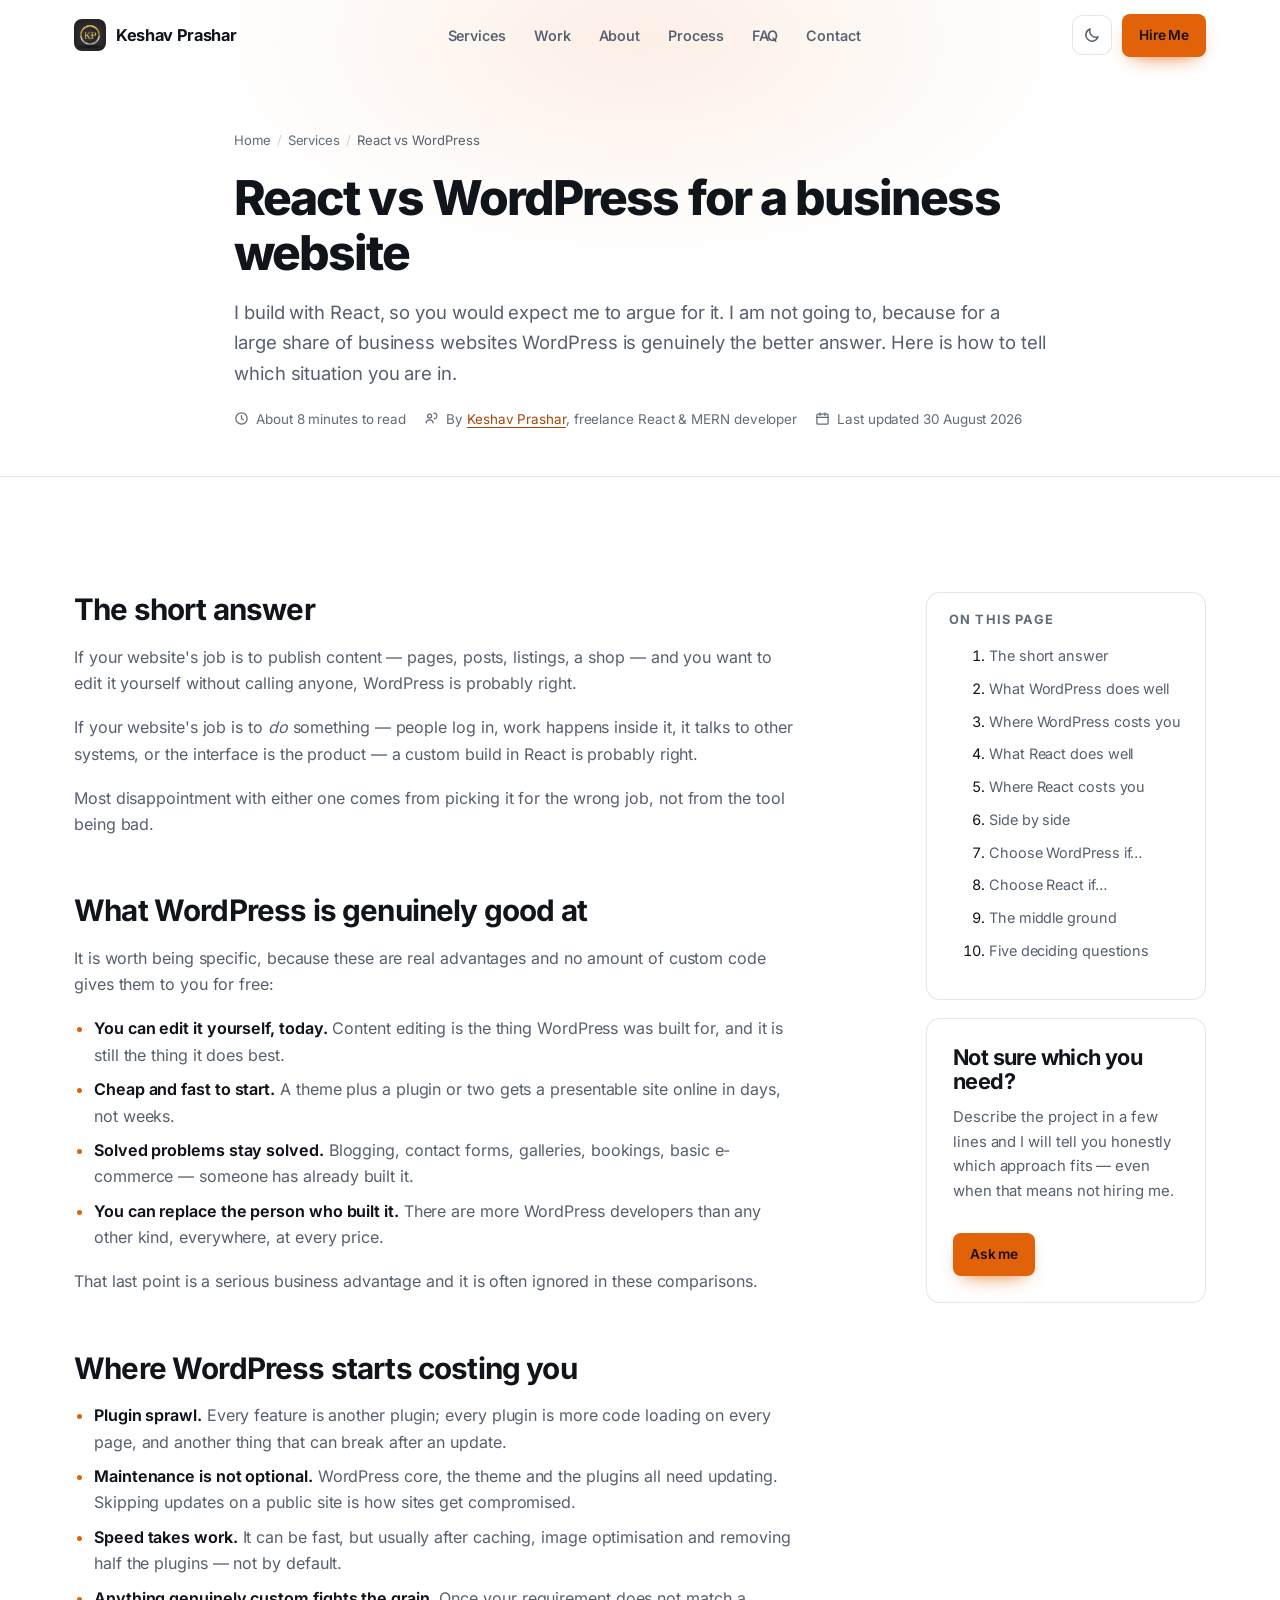
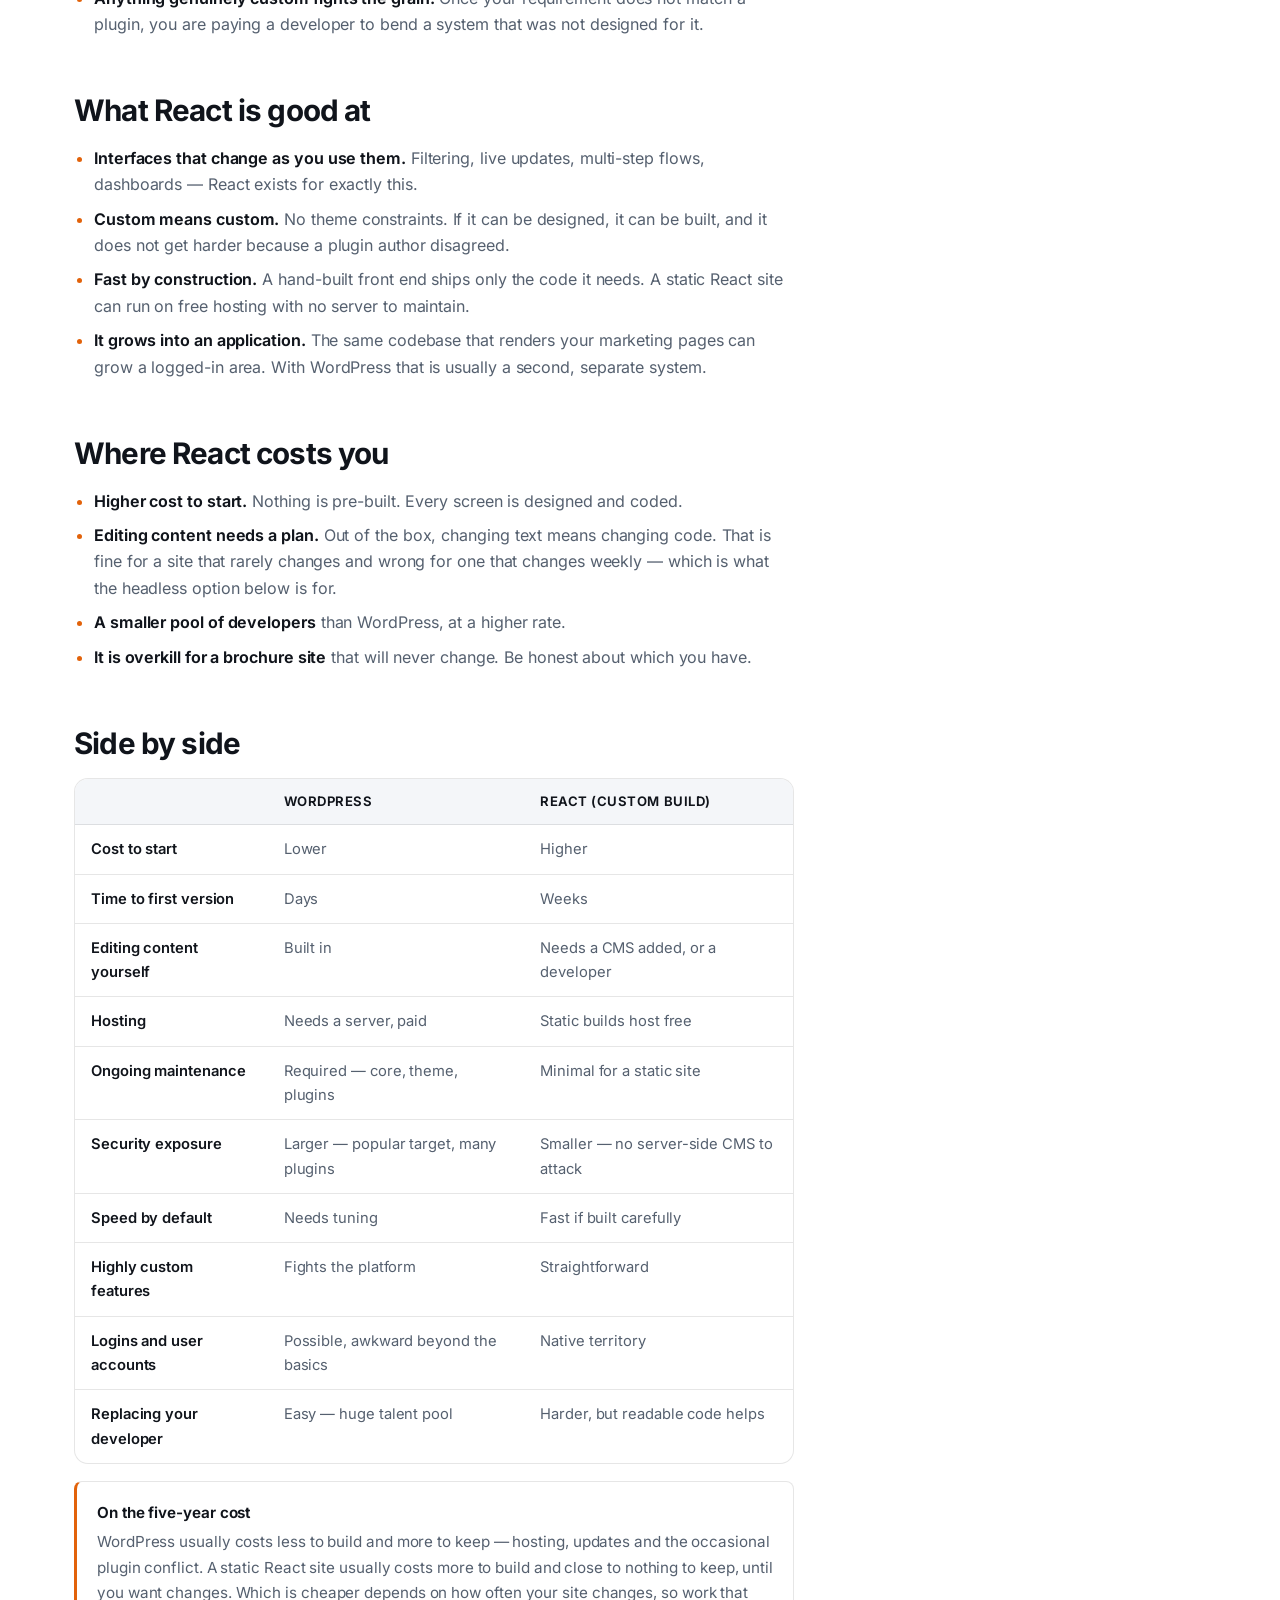
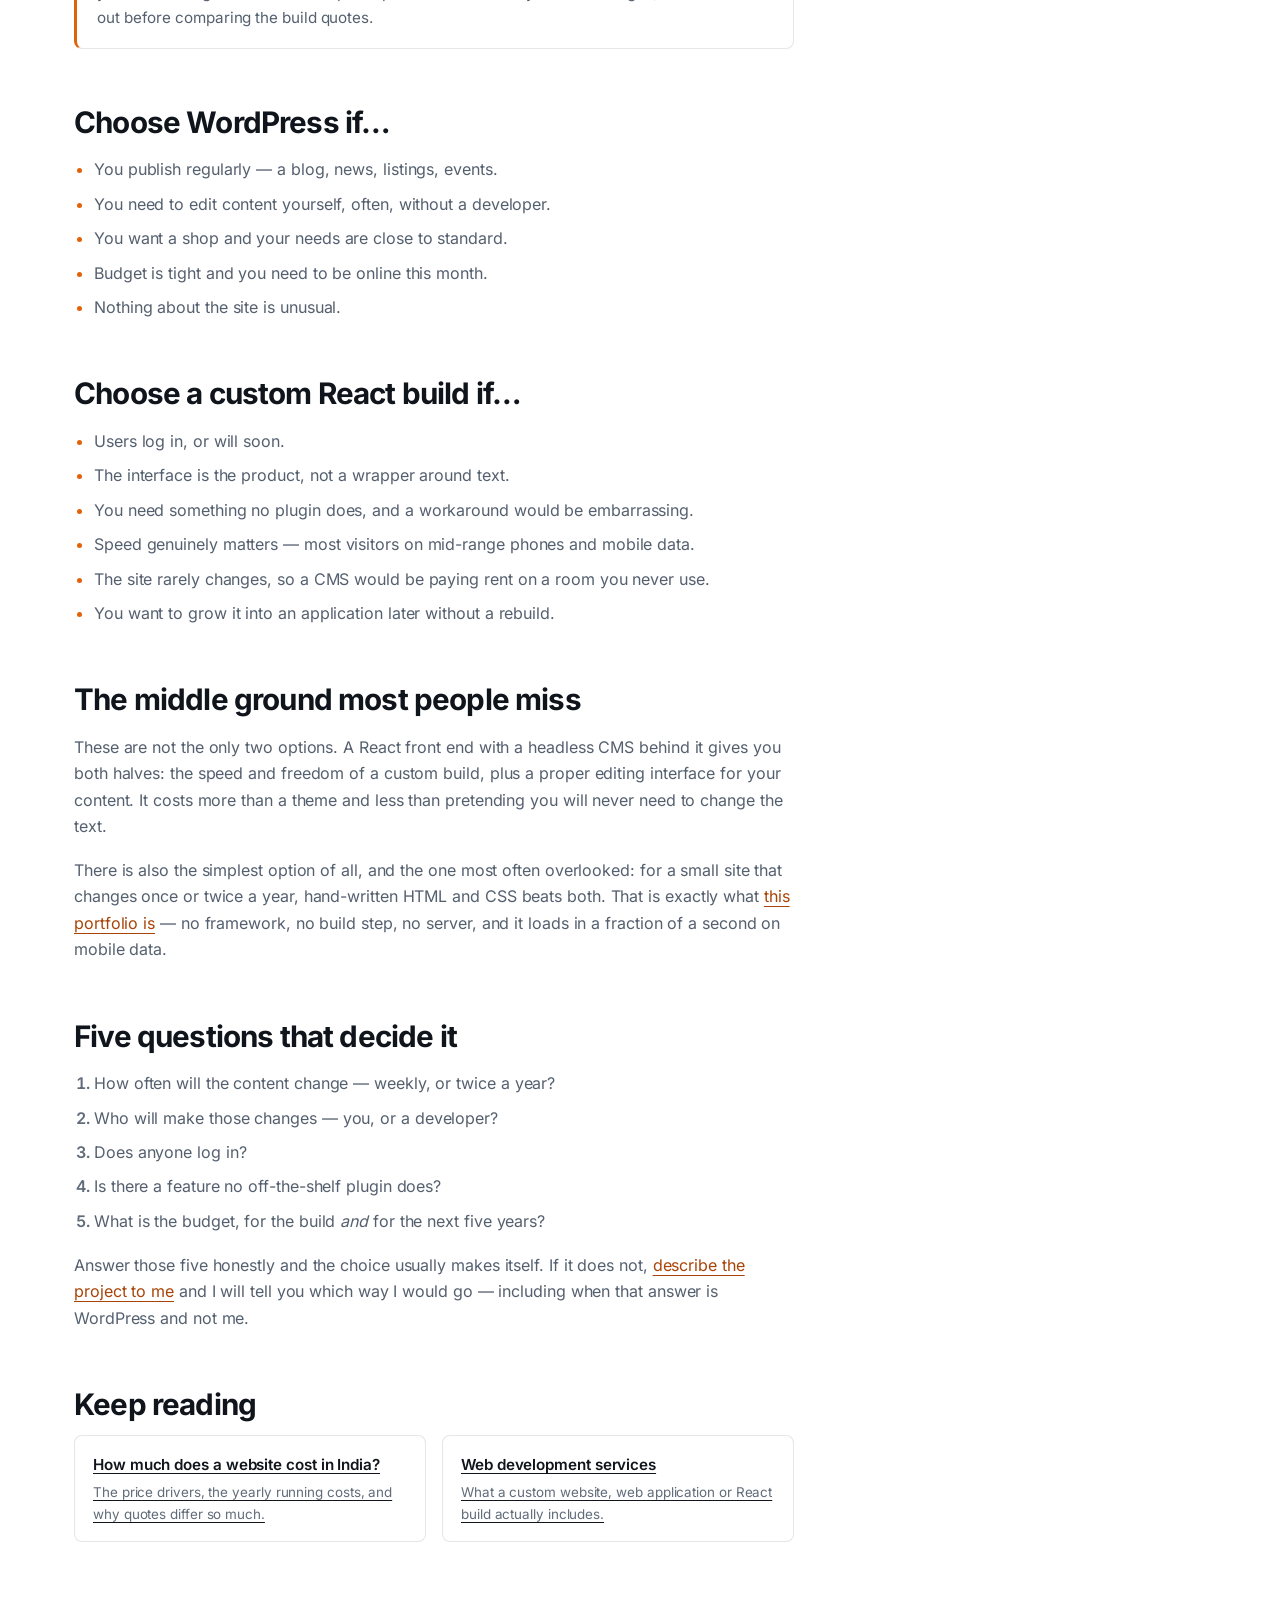
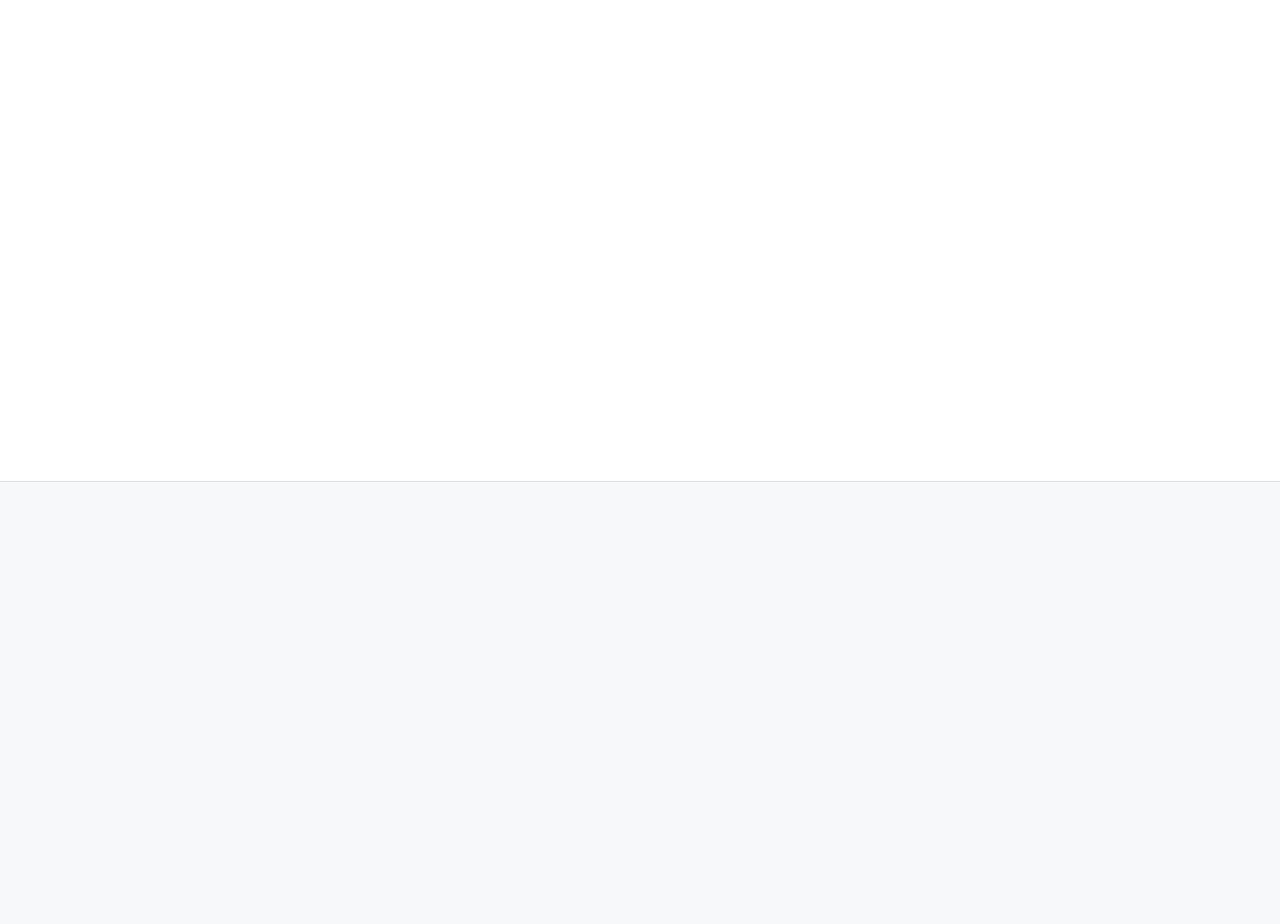
<file: react-vs-wordpress/index.html>
<!DOCTYPE html>
<html lang="en-IN" data-theme="dark">

<head>
	<meta charset="utf-8">
	<meta name="viewport" content="width=device-width, initial-scale=1">
	<meta name="theme-color" content="#0b0d11">

	<title>React vs WordPress for a Business Website: Which Do You Need?</title>
	<meta name="description" content="An honest comparison of React and WordPress for a business website: what each does well, real cost and maintenance differences, and how to tell which you need.">
	<link rel="canonical" href="https://keshavprash.github.io/Keshav-Dev/react-vs-wordpress/">

	<!-- Open Graph -->
	<meta property="og:type" content="article">
	<meta property="og:site_name" content="Keshav Prashar">
	<meta property="og:title" content="React vs WordPress for a Business Website: Which Do You Need?">
	<meta property="og:description" content="A developer's honest comparison of React and WordPress for a business website — what each is genuinely good at, the real cost and maintenance difference, and how to tell which one your project needs.">
	<meta property="og:image" content="https://keshavprash.github.io/Keshav-Dev/images/og-cover.jpg">
	<meta property="og:image:type" content="image/jpeg">
	<meta property="og:image:alt" content="Keshav Prashar — freelance React.js &amp; MERN developer in India. Custom websites, web applications and AI-powered products.">
	<meta property="og:image:width" content="1200">
	<meta property="og:image:height" content="630">
	<meta property="og:url" content="https://keshavprash.github.io/Keshav-Dev/react-vs-wordpress/">
	<meta property="og:locale" content="en_IN">

	<!-- Twitter -->
	<meta name="twitter:card" content="summary_large_image">
	<meta name="twitter:title" content="React vs WordPress for a Business Website: Which Do You Need?">
	<meta name="twitter:description" content="A developer's honest comparison of React and WordPress for a business website — what each is genuinely good at, the real cost and maintenance difference, and how to tell which one your project needs.">
	<meta name="twitter:image" content="https://keshavprash.github.io/Keshav-Dev/images/og-cover.jpg">
	<meta name="twitter:image:alt" content="Keshav Prashar — freelance React.js &amp; MERN developer in India. Custom websites, web applications and AI-powered products.">

	<script type="application/ld+json">
	{
		"@context": "https://schema.org",
		"@graph": [
			{
				"@type": "Article",
				"@id": "https://keshavprash.github.io/Keshav-Dev/react-vs-wordpress/#article",
				"headline": "React vs WordPress for a Business Website: Which Do You Need?",
				"description": "A developer's honest comparison of React and WordPress for a business website — what each is genuinely good at, the real cost and maintenance difference, and how to tell which one your project needs.",
				"inLanguage": "en-IN",
				"datePublished": "2026-08-30",
				"dateModified": "2026-08-30",
				"author": { "@id": "https://keshavprash.github.io/Keshav-Dev/#person" },
				"publisher": { "@id": "https://keshavprash.github.io/Keshav-Dev/#person" },
				"image": "https://keshavprash.github.io/Keshav-Dev/images/og-cover.jpg",
				"mainEntityOfPage": { "@id": "https://keshavprash.github.io/Keshav-Dev/react-vs-wordpress/#webpage" },
				"isPartOf": { "@id": "https://keshavprash.github.io/Keshav-Dev/#website" }
			},
			{
				"@type": "WebPage",
				"@id": "https://keshavprash.github.io/Keshav-Dev/react-vs-wordpress/#webpage",
				"url": "https://keshavprash.github.io/Keshav-Dev/react-vs-wordpress/",
				"name": "React vs WordPress for a Business Website: Which Do You Need?",
				"inLanguage": "en-IN",
				"isPartOf": { "@id": "https://keshavprash.github.io/Keshav-Dev/#website" },
				"breadcrumb": { "@id": "https://keshavprash.github.io/Keshav-Dev/react-vs-wordpress/#breadcrumb" }
			},
			{
				"@type": "Person",
				"@id": "https://keshavprash.github.io/Keshav-Dev/#person",
				"name": "Keshav Prashar",
				"jobTitle": "Freelance React.js & MERN Stack Developer",
				"url": "https://keshavprash.github.io/Keshav-Dev/",
				"email": "mailto:keshavprashar597@gmail.com",
				"address": {
					"@type": "PostalAddress",
					"addressLocality": "Jaipur",
					"addressRegion": "Rajasthan",
					"addressCountry": "IN"
				},
				"sameAs": [
					"https://github.com/keshavprash",
					"https://www.linkedin.com/in/keshav-prashar-9277b2256",
					"https://www.instagram.com/keshav_prashar_00/"
				]
			},
			{
				"@type": "BreadcrumbList",
				"@id": "https://keshavprash.github.io/Keshav-Dev/react-vs-wordpress/#breadcrumb",
				"itemListElement": [
					{ "@type": "ListItem", "position": 1, "name": "Home", "item": "https://keshavprash.github.io/Keshav-Dev/" },
					{ "@type": "ListItem", "position": 2, "name": "React vs WordPress" }
				]
			}
		]
	}
	</script>
	<meta name="robots" content="index, follow, max-snippet:-1, max-image-preview:large, max-video-preview:-1">
	<meta name="author" content="Keshav Prashar">

	<link rel="icon" type="image/jpeg" href="../images/kp.jpg">
	<link rel="apple-touch-icon" href="../images/kp.jpg">

	<link rel="preload" href="../fonts/inter-latin.woff2" as="font" type="font/woff2" crossorigin>
	<link rel="stylesheet" href="../css/style.css">

	<!-- Every section is revealed by JS. If JS never runs, show the page rather than a blank one. -->
	<noscript><style>[data-reveal]{opacity:1!important;transform:none!important}</style></noscript>

	<script>
		// Restore the visitor's saved theme before first paint.
		(function () {
			try {
				var saved = localStorage.getItem('kp-theme');
				if (saved === 'light' || saved === 'dark') {
					document.documentElement.setAttribute('data-theme', saved);
				} else if (window.matchMedia('(prefers-color-scheme: light)').matches) {
					document.documentElement.setAttribute('data-theme', 'light');
				}
				var tc = document.querySelector('meta[name="theme-color"]');
				if (tc && document.documentElement.getAttribute('data-theme') === 'light') {
					tc.setAttribute('content', '#ffffff');
				}
			} catch (e) { /* keep the default dark theme */ }
		})();
	</script>
</head>

<body>
	<a class="skip-link" href="#main">Skip to main content</a>

	<header class="site-header">
		<div class="container">
			<nav class="nav" aria-label="Primary">
				<a class="brand" href="../">
					<img src="../images/kp.jpg" alt="" width="32" height="32" decoding="async">
					<span>Keshav Prashar</span>
				</a>

				<ul class="nav-links">
					<li><a href="../services/">Services</a></li>
					<li><a href="../#work">Work</a></li>
					<li><a href="../#about">About</a></li>
					<li><a href="../#process">Process</a></li>
					<li><a href="../#faq">FAQ</a></li>
					<li><a href="../#contact">Contact</a></li>
				</ul>

				<div class="nav-actions">
					<button class="icon-btn theme-toggle" type="button" aria-label="Switch to light theme">
						<svg class="icon-sun" viewBox="0 0 24 24" fill="none" stroke="currentColor" stroke-width="2" stroke-linecap="round" aria-hidden="true"><circle cx="12" cy="12" r="4.2"/><path d="M12 2v2.4M12 19.6V22M4.2 4.2l1.7 1.7M18.1 18.1l1.7 1.7M2 12h2.4M19.6 12H22M4.2 19.8l1.7-1.7M18.1 5.9l1.7-1.7"/></svg>
						<svg class="icon-moon" viewBox="0 0 24 24" fill="none" stroke="currentColor" stroke-width="2" stroke-linecap="round" stroke-linejoin="round" aria-hidden="true"><path d="M20 14.5A8.2 8.2 0 0 1 9.5 4 8.3 8.3 0 1 0 20 14.5z"/></svg>
					</button>

					<a class="btn btn--primary btn--sm btn--hire" href="../#contact">Hire Me</a>

					<button class="icon-btn nav-toggle" type="button" aria-expanded="false" aria-controls="mobile-menu" aria-label="Open menu">
						<svg viewBox="0 0 24 24" fill="none" stroke="currentColor" stroke-width="2" stroke-linecap="round" aria-hidden="true"><path d="M3 6h18M3 12h18M3 18h18"/></svg>
					</button>
				</div>
			</nav>
		</div>
	</header>

	<div class="mobile-menu" id="mobile-menu">
		<a href="../services/">Services</a>
		<a href="../#work">Work</a>
		<a href="../#about">About</a>
		<a href="../#process">Process</a>
		<a href="../#faq">FAQ</a>
		<a href="../#contact">Contact</a>
		<a class="btn btn--primary" href="../#quote-form">Get a Project Estimate</a>
	</div>

	<main id="main" tabindex="-1">
		<!-- ==================================================== PAGE HERO -->
		<section class="page-hero">
			<div class="container">
				<ol class="crumbs">
					<li><a href="../">Home</a></li>
					<li><a href="../services/">Services</a></li>
					<li><span aria-current="page">React vs WordPress</span></li>
				</ol>

				<h1>React vs WordPress for a business website</h1>

				<p class="lede">
					I build with React, so you would expect me to argue for it. I am not going to, because for a
					large share of business websites WordPress is genuinely the better answer. Here is how to
					tell which situation you are in.
				</p>

				<div class="page-meta">
					<span>
						<svg viewBox="0 0 24 24" fill="none" stroke="currentColor" stroke-width="2" stroke-linecap="round" stroke-linejoin="round" aria-hidden="true"><circle cx="12" cy="12" r="9"/><path d="M12 7.5V12l3 2"/></svg>
						About 8 minutes to read
					</span>
					<span>
						<svg viewBox="0 0 24 24" fill="none" stroke="currentColor" stroke-width="2" stroke-linecap="round" stroke-linejoin="round" aria-hidden="true"><circle cx="9" cy="8" r="3.2"/><path d="M3.5 19c0-3 2.5-5 5.5-5s5.5 2 5.5 5"/><path d="M16 3.5a4.5 4.5 0 0 1 0 9"/></svg>
						<span>By <a href="../#about">Keshav Prashar</a>, freelance React &amp; MERN developer</span>
					</span>
					<span>
						<svg viewBox="0 0 24 24" fill="none" stroke="currentColor" stroke-width="2" stroke-linecap="round" stroke-linejoin="round" aria-hidden="true"><rect x="3" y="5" width="18" height="16" rx="2"/><path d="M3 10h18M8 3v4M16 3v4"/></svg>
						Last updated 30 August 2026
					</span>
				</div>
			</div>
		</section>

		<section class="section">
			<div class="container">
				<div class="article-grid">
					<article class="prose" data-reveal>

						<h2 id="short-answer">The short answer</h2>
						<p>If your website's job is to publish content — pages, posts, listings, a shop — and you
							want to edit it yourself without calling anyone, WordPress is probably right.</p>
						<p>If your website's job is to <em>do</em> something — people log in, work happens inside
							it, it talks to other systems, or the interface is the product — a custom build in
							React is probably right.</p>
						<p>Most disappointment with either one comes from picking it for the wrong job, not from
							the tool being bad.</p>

						<h2 id="wordpress-strengths">What WordPress is genuinely good at</h2>
						<p>It is worth being specific, because these are real advantages and no amount of custom
							code gives them to you for free:</p>
						<ul>
							<li><strong>You can edit it yourself, today.</strong> Content editing is the thing
								WordPress was built for, and it is still the thing it does best.</li>
							<li><strong>Cheap and fast to start.</strong> A theme plus a plugin or two gets a
								presentable site online in days, not weeks.</li>
							<li><strong>Solved problems stay solved.</strong> Blogging, contact forms, galleries,
								bookings, basic e-commerce — someone has already built it.</li>
							<li><strong>You can replace the person who built it.</strong> There are more WordPress
								developers than any other kind, everywhere, at every price.</li>
						</ul>
						<p>That last point is a serious business advantage and it is often ignored in these
							comparisons.</p>

						<h2 id="wordpress-costs">Where WordPress starts costing you</h2>
						<ul>
							<li><strong>Plugin sprawl.</strong> Every feature is another plugin; every plugin is
								more code loading on every page, and another thing that can break after an update.</li>
							<li><strong>Maintenance is not optional.</strong> WordPress core, the theme and the
								plugins all need updating. Skipping updates on a public site is how sites get
								compromised.</li>
							<li><strong>Speed takes work.</strong> It can be fast, but usually after caching,
								image optimisation and removing half the plugins — not by default.</li>
							<li><strong>Anything genuinely custom fights the grain.</strong> Once your requirement
								does not match a plugin, you are paying a developer to bend a system that was not
								designed for it.</li>
						</ul>

						<h2 id="react-strengths">What React is good at</h2>
						<ul>
							<li><strong>Interfaces that change as you use them.</strong> Filtering, live updates,
								multi-step flows, dashboards — React exists for exactly this.</li>
							<li><strong>Custom means custom.</strong> No theme constraints. If it can be designed,
								it can be built, and it does not get harder because a plugin author disagreed.</li>
							<li><strong>Fast by construction.</strong> A hand-built front end ships only the code it
								needs. A static React site can run on free hosting with no server to maintain.</li>
							<li><strong>It grows into an application.</strong> The same codebase that renders your
								marketing pages can grow a logged-in area. With WordPress that is usually a second,
								separate system.</li>
						</ul>

						<h2 id="react-costs">Where React costs you</h2>
						<ul>
							<li><strong>Higher cost to start.</strong> Nothing is pre-built. Every screen is
								designed and coded.</li>
							<li><strong>Editing content needs a plan.</strong> Out of the box, changing text means
								changing code. That is fine for a site that rarely changes and wrong for one that
								changes weekly — which is what the headless option below is for.</li>
							<li><strong>A smaller pool of developers</strong> than WordPress, at a higher rate.</li>
							<li><strong>It is overkill for a brochure site</strong> that will never change. Be
								honest about which you have.</li>
						</ul>

						<h2 id="comparison">Side by side</h2>
						<div class="table-wrap">
							<table class="dtable">
								<thead>
									<tr><th scope="col"></th><th scope="col">WordPress</th><th scope="col">React (custom build)</th></tr>
								</thead>
								<tbody>
									<tr><th scope="row">Cost to start</th><td>Lower</td><td>Higher</td></tr>
									<tr><th scope="row">Time to first version</th><td>Days</td><td>Weeks</td></tr>
									<tr><th scope="row">Editing content yourself</th><td>Built in</td><td>Needs a CMS added, or a developer</td></tr>
									<tr><th scope="row">Hosting</th><td>Needs a server, paid</td><td>Static builds host free</td></tr>
									<tr><th scope="row">Ongoing maintenance</th><td>Required — core, theme, plugins</td><td>Minimal for a static site</td></tr>
									<tr><th scope="row">Security exposure</th><td>Larger — popular target, many plugins</td><td>Smaller — no server-side CMS to attack</td></tr>
									<tr><th scope="row">Speed by default</th><td>Needs tuning</td><td>Fast if built carefully</td></tr>
									<tr><th scope="row">Highly custom features</th><td>Fights the platform</td><td>Straightforward</td></tr>
									<tr><th scope="row">Logins and user accounts</th><td>Possible, awkward beyond the basics</td><td>Native territory</td></tr>
									<tr><th scope="row">Replacing your developer</th><td>Easy — huge talent pool</td><td>Harder, but readable code helps</td></tr>
								</tbody>
							</table>
						</div>

						<div class="callout">
							<p><strong>On the five-year cost</strong>
								WordPress usually costs less to build and more to keep — hosting, updates and the
								occasional plugin conflict. A static React site usually costs more to build and
								close to nothing to keep, until you want changes. Which is cheaper depends on how
								often your site changes, so work that out before comparing the build quotes.</p>
						</div>

						<h2 id="choose-wordpress">Choose WordPress if…</h2>
						<ul>
							<li>You publish regularly — a blog, news, listings, events.</li>
							<li>You need to edit content yourself, often, without a developer.</li>
							<li>You want a shop and your needs are close to standard.</li>
							<li>Budget is tight and you need to be online this month.</li>
							<li>Nothing about the site is unusual.</li>
						</ul>

						<h2 id="choose-react">Choose a custom React build if…</h2>
						<ul>
							<li>Users log in, or will soon.</li>
							<li>The interface is the product, not a wrapper around text.</li>
							<li>You need something no plugin does, and a workaround would be embarrassing.</li>
							<li>Speed genuinely matters — most visitors on mid-range phones and mobile data.</li>
							<li>The site rarely changes, so a CMS would be paying rent on a room you never use.</li>
							<li>You want to grow it into an application later without a rebuild.</li>
						</ul>

						<h2 id="middle-ground">The middle ground most people miss</h2>
						<p>These are not the only two options. A React front end with a headless CMS behind it
							gives you both halves: the speed and freedom of a custom build, plus a proper editing
							interface for your content. It costs more than a theme and less than pretending you
							will never need to change the text.</p>
						<p>There is also the simplest option of all, and the one most often overlooked: for a
							small site that changes once or twice a year, hand-written HTML and CSS beats both.
							That is exactly what
							<a href="../#work">this portfolio is</a> — no framework, no build step, no server, and
							it loads in a fraction of a second on mobile data.</p>

						<h2 id="decide">Five questions that decide it</h2>
						<ol>
							<li>How often will the content change — weekly, or twice a year?</li>
							<li>Who will make those changes — you, or a developer?</li>
							<li>Does anyone log in?</li>
							<li>Is there a feature no off-the-shelf plugin does?</li>
							<li>What is the budget, for the build <em>and</em> for the next five years?</li>
						</ol>
						<p>Answer those five honestly and the choice usually makes itself. If it does not,
							<a href="../#contact">describe the project to me</a> and I will tell you which way I
							would go — including when that answer is WordPress and not me.</p>

						<h2 id="next">Keep reading</h2>
						<div class="next-reads">
							<a href="../website-development-cost-india/">How much does a website cost in India?
								<span>The price drivers, the yearly running costs, and why quotes differ so much.</span></a>
							<a href="../services/">Web development services
								<span>What a custom website, web application or React build actually includes.</span></a>
						</div>
					</article>

					<aside class="article-side">
						<nav class="card toc" aria-label="On this page">
							<h2>On this page</h2>
							<ol>
								<li><a href="#short-answer">The short answer</a></li>
								<li><a href="#wordpress-strengths">What WordPress does well</a></li>
								<li><a href="#wordpress-costs">Where WordPress costs you</a></li>
								<li><a href="#react-strengths">What React does well</a></li>
								<li><a href="#react-costs">Where React costs you</a></li>
								<li><a href="#comparison">Side by side</a></li>
								<li><a href="#choose-wordpress">Choose WordPress if…</a></li>
								<li><a href="#choose-react">Choose React if…</a></li>
								<li><a href="#middle-ground">The middle ground</a></li>
								<li><a href="#decide">Five deciding questions</a></li>
							</ol>
						</nav>

						<div class="card">
							<h3>Not sure which you need?</h3>
							<p style="font-size:.93rem">Describe the project in a few lines and I will tell you
								honestly which approach fits — even when that means not hiring me.</p>
							<a class="btn btn--primary btn--sm" href="../#contact" style="margin-top:14px">Ask me</a>
						</div>
					</aside>
				</div>
			</div>
		</section>

		<!-- ================================================= CLOSING CTA -->
		<section class="section section--tight" aria-label="Start a project">
			<div class="container">
				<div class="cta-band" data-reveal>
					<div>
						<h2>Tell me what you need built</h2>
						<p>Send a short description of the project and I'll come back with a clear plan, timeline
							and a fixed estimate — usually within 24 hours. Based in Jaipur, working remotely with
							clients across India and internationally.</p>
					</div>
					<div class="actions">
						<a class="btn btn--primary" href="../#quote-form">Get a Free Quote</a>
						<a class="btn btn--ghost" href="mailto:keshavprashar597@gmail.com?subject=Project%20enquiry" data-cta="email"><svg viewBox="0 0 24 24" fill="none" stroke="currentColor" stroke-width="2" stroke-linecap="round" stroke-linejoin="round" aria-hidden="true"><rect x="2.5" y="5" width="19" height="14" rx="2.5"/><path d="M3 7l9 6 9-6"/></svg>Email Me</a>
						<a class="btn btn--wa" href="https://wa.me/917633853037?text=Hi%20Keshav%2C%20I%20read%20your%20React%20vs%20WordPress%20guide%20and%20I%27d%20like%20to%20discuss%20a%20project.%0A%0AWhat%20I%20need%3A%20%0ACurrent%20website%20%28if%20any%29%3A%20%0AResult%20I%20want%3A%20" target="_blank" rel="noopener" data-cta="whatsapp">
							<svg viewBox="0 0 24 24" fill="currentColor" aria-hidden="true"><path d="M12.04 2C6.6 2 2.2 6.4 2.2 11.84c0 1.74.46 3.44 1.32 4.94L2.05 22l5.35-1.4a9.8 9.8 0 0 0 4.64 1.18h.01c5.43 0 9.84-4.4 9.84-9.84 0-2.63-1.02-5.1-2.88-6.96A9.78 9.78 0 0 0 12.04 2zm0 17.94h-.01a8.2 8.2 0 0 1-4.16-1.14l-.3-.18-3.1.81.83-3.02-.2-.31a8.14 8.14 0 0 1-1.25-4.36c0-4.52 3.68-8.19 8.2-8.19a8.14 8.14 0 0 1 5.79 2.4 8.13 8.13 0 0 1 2.4 5.8c0 4.52-3.68 8.19-8.2 8.19zm4.5-6.13c-.25-.13-1.46-.72-1.68-.8-.23-.09-.39-.13-.56.12-.16.25-.64.8-.79.97-.14.16-.29.18-.54.06-.25-.13-1.04-.39-1.98-1.22-.73-.65-1.23-1.46-1.37-1.71-.14-.25-.02-.38.11-.5.11-.11.25-.29.37-.44.13-.15.17-.25.25-.42.08-.16.04-.31-.02-.44-.06-.12-.56-1.34-.76-1.84-.2-.48-.4-.42-.56-.43h-.48c-.16 0-.43.06-.65.31s-.85.83-.85 2.02.87 2.34.99 2.5c.12.17 1.71 2.61 4.14 3.66.58.25 1.03.4 1.38.51.58.19 1.11.16 1.53.1.47-.07 1.46-.6 1.66-1.18.21-.58.21-1.07.15-1.18-.06-.11-.23-.17-.48-.29z"/></svg>
							WhatsApp Me
						</a>
					</div>
				</div>
			</div>
		</section>
	</main>

	<!-- ============================================================ FOOTER -->
	<footer class="site-footer">
		<div class="container">
			<div class="footer-grid">
				<div class="footer-about">
					<a class="brand" href="../" style="margin-bottom:14px">
						<img src="../images/kp.jpg" alt="" width="32" height="32" loading="lazy" decoding="async">
						<span>Keshav Prashar</span>
					</a>
					<p>Freelance React.js &amp; MERN stack developer building modern websites, scalable web
						applications and AI-powered solutions for businesses and startups across India and
						internationally. Based in
						Jaipur, Rajasthan.</p>
					<ul class="social">
						<li><a href="https://github.com/keshavprash" target="_blank" rel="noopener" aria-label="GitHub" data-cta="github">
							<svg viewBox="0 0 24 24" fill="currentColor" aria-hidden="true"><path d="M12 2a10 10 0 0 0-3.16 19.49c.5.09.68-.22.68-.48v-1.7c-2.78.6-3.37-1.34-3.37-1.34-.45-1.16-1.11-1.47-1.11-1.47-.91-.62.07-.6.07-.6 1 .07 1.53 1.03 1.53 1.03.89 1.53 2.34 1.09 2.91.83.09-.65.35-1.09.63-1.34-2.22-.25-4.56-1.11-4.56-4.94 0-1.09.39-1.98 1.03-2.68-.1-.25-.45-1.27.1-2.65 0 0 .84-.27 2.75 1.02a9.5 9.5 0 0 1 5 0c1.91-1.29 2.75-1.02 2.75-1.02.55 1.38.2 2.4.1 2.65.64.7 1.03 1.59 1.03 2.68 0 3.84-2.34 4.69-4.57 4.94.36.31.68.92.68 1.85v2.74c0 .27.18.58.69.48A10 10 0 0 0 12 2z"/></svg>
						</a></li>
						<li><a href="https://www.linkedin.com/in/keshav-prashar-9277b2256" target="_blank" rel="noopener" aria-label="LinkedIn" data-cta="linkedin">
							<svg viewBox="0 0 24 24" fill="currentColor" aria-hidden="true"><path d="M6.94 8.5H3.56V21h3.38V8.5zM5.25 3a1.96 1.96 0 1 0 0 3.92 1.96 1.96 0 0 0 0-3.92zM21 13.9c0-3.4-1.82-4.98-4.24-4.98-1.96 0-2.83 1.08-3.32 1.83V8.5H10.1c.04.95 0 12.5 0 12.5h3.34v-6.98c0-.3.02-.6.11-.82.24-.6.79-1.22 1.72-1.22 1.21 0 1.7.92 1.7 2.28V21H21v-7.1z"/></svg>
						</a></li>
						<li><a href="https://www.instagram.com/keshav_prashar_00/" target="_blank" rel="noopener" aria-label="Instagram" data-cta="instagram">
							<svg viewBox="0 0 24 24" fill="none" stroke="currentColor" stroke-width="1.9" aria-hidden="true"><rect x="3" y="3" width="18" height="18" rx="5"/><circle cx="12" cy="12" r="4"/><circle cx="17.2" cy="6.8" r="1.1" fill="currentColor" stroke="none"/></svg>
						</a></li>
					</ul>
				</div>

				<div>
					<h3>Explore</h3>
					<ul class="footer-links">
						<li><a href="../services/">Web development services</a></li>
						<li><a href="../ai-web-development/">AI web application development</a></li>
						<li><a href="../website-developer-jaipur/">Website developer in Jaipur</a></li>
						<li><a href="../website-redesign/">Website redesign: 8 signs</a></li>
						<li><a href="../#work">Featured work</a></li>
						<li><a href="../#about">About Keshav</a></li>
						<li><a href="../#process">How I work</a></li>
						<li><a href="../#faq">Freelance FAQ</a></li>
					</ul>
				</div>

				<div>
					<h3>Guides for clients</h3>
					<ul class="footer-links">
						<li><a href="../website-development-cost-india/">What a website costs in India</a></li>
						<li><a href="../react-vs-wordpress/">React vs WordPress</a></li>
						<li><a href="../hire-freelance-web-developer-india/">Choosing a freelance developer</a></li>
						<li><a href="mailto:keshavprashar597@gmail.com" data-cta="email">keshavprashar597@gmail.com</a></li>
						<li><a href="https://wa.me/917633853037?text=Hi%20Keshav%2C%20I%20read%20your%20React%20vs%20WordPress%20guide%20and%20I%27d%20like%20to%20discuss%20a%20project.%0A%0AWhat%20I%20need%3A%20%0ACurrent%20website%20%28if%20any%29%3A%20%0AResult%20I%20want%3A%20" target="_blank" rel="noopener" data-cta="whatsapp" data-cta-location="footer">WhatsApp</a></li>
					</ul>
				</div>
			</div>

			<div class="footer-bottom">
				<p>&copy; <span id="year">2026</span> Keshav Prashar. All rights reserved.</p>
				<p>Based in Jaipur, Rajasthan (IST) — working remotely with clients across India and worldwide.</p>
			</div>
		</div>
	</footer>

	<div class="mobile-cta" aria-label="Quick contact">
		<a class="btn btn--wa btn--sm" href="https://wa.me/917633853037?text=Hi%20Keshav%2C%20I%20read%20your%20React%20vs%20WordPress%20guide%20and%20I%27d%20like%20to%20discuss%20a%20project.%0A%0AWhat%20I%20need%3A%20%0ACurrent%20website%20%28if%20any%29%3A%20%0AResult%20I%20want%3A%20" target="_blank" rel="noopener" data-cta="whatsapp" data-cta-location="sticky">
			<svg viewBox="0 0 24 24" fill="currentColor" aria-hidden="true"><path d="M12.04 2C6.6 2 2.2 6.4 2.2 11.84c0 1.74.46 3.44 1.32 4.94L2.05 22l5.35-1.4a9.8 9.8 0 0 0 4.64 1.18h.01c5.43 0 9.84-4.4 9.84-9.84 0-2.63-1.02-5.1-2.88-6.96A9.78 9.78 0 0 0 12.04 2zm0 17.94h-.01a8.2 8.2 0 0 1-4.16-1.14l-.3-.18-3.1.81.83-3.02-.2-.31a8.14 8.14 0 0 1-1.25-4.36c0-4.52 3.68-8.19 8.2-8.19a8.14 8.14 0 0 1 5.79 2.4 8.13 8.13 0 0 1 2.4 5.8c0 4.52-3.68 8.19-8.2 8.19zm4.5-6.13c-.25-.13-1.46-.72-1.68-.8-.23-.09-.39-.13-.56.12-.16.25-.64.8-.79.97-.14.16-.29.18-.54.06-.25-.13-1.04-.39-1.98-1.22-.73-.65-1.23-1.46-1.37-1.71-.14-.25-.02-.38.11-.5.11-.11.25-.29.37-.44.13-.15.17-.25.25-.42.08-.16.04-.31-.02-.44-.06-.12-.56-1.34-.76-1.84-.2-.48-.4-.42-.56-.43h-.48c-.16 0-.43.06-.65.31s-.85.83-.85 2.02.87 2.34.99 2.5c.12.17 1.71 2.61 4.14 3.66.58.25 1.03.4 1.38.51.58.19 1.11.16 1.53.1.47-.07 1.46-.6 1.66-1.18.21-.58.21-1.07.15-1.18-.06-.11-.23-.17-.48-.29z"/></svg>
			WhatsApp
		</a>
		<a class="btn btn--primary btn--sm" href="../#quote-form" data-cta-location="sticky">Get a Free Quote</a>
	</div>

	<button class="to-top" type="button" aria-label="Back to top">
		<svg viewBox="0 0 24 24" fill="none" stroke="currentColor" stroke-width="2.2" stroke-linecap="round" stroke-linejoin="round" aria-hidden="true"><path d="M12 19V5M6 11l6-6 6 6"/></svg>
	</button>

	<script src="../js/main.js" defer></script>
</body>

</html>
</file>
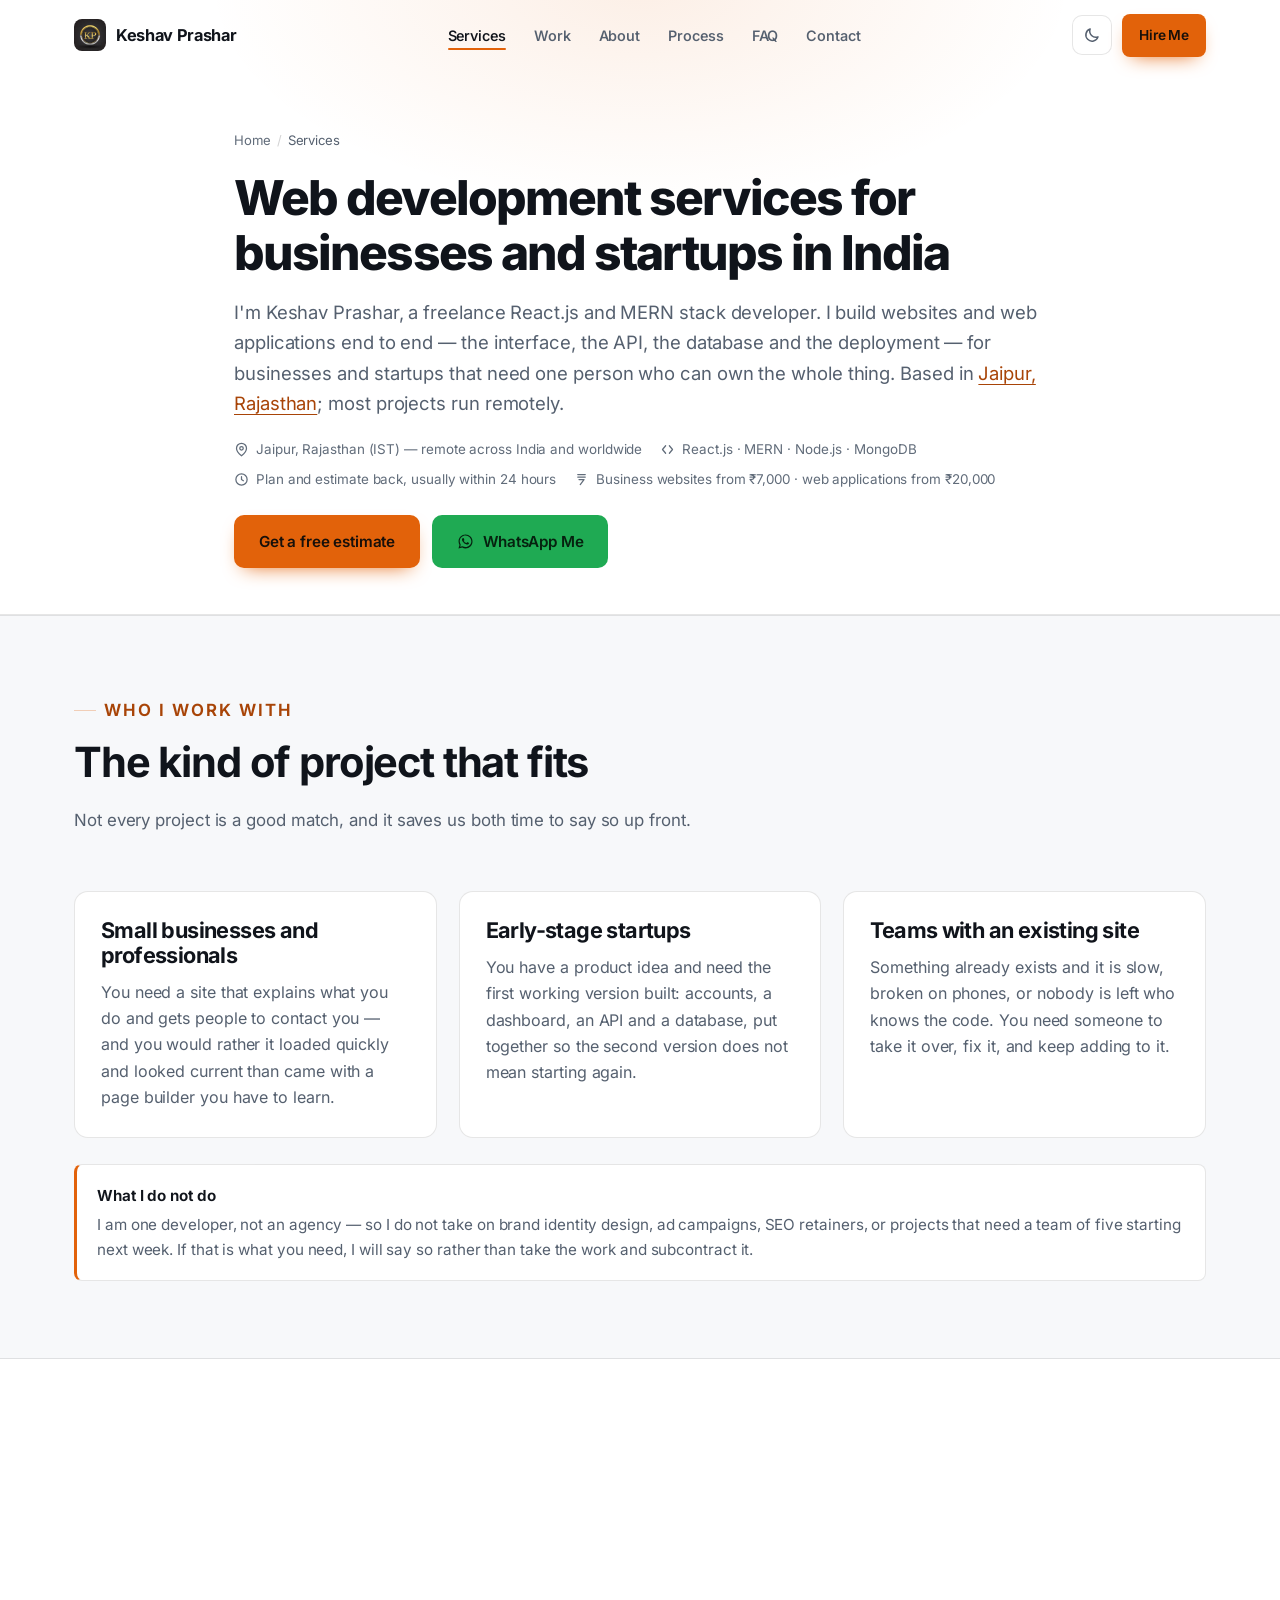
<file: services/index.html>
<!DOCTYPE html>
<html lang="en-IN" data-theme="dark">

<head>
	<meta charset="utf-8">
	<meta name="viewport" content="width=device-width, initial-scale=1">
	<meta name="theme-color" content="#0b0d11">

	<title>Web Development Services: React, MERN &amp; AI | Keshav Prashar</title>
	<meta name="description" content="Freelance React.js, MERN and full stack development for businesses in India: what each service includes, who it suits, what it solves and starting prices.">
	<link rel="canonical" href="https://keshavprash.github.io/Keshav-Dev/services/">

	<!-- Open Graph -->
	<meta property="og:type" content="website">
	<meta property="og:site_name" content="Keshav Prashar">
	<meta property="og:title" content="Web Development Services in India — React.js, MERN &amp; AI">
	<meta property="og:description" content="Freelance React.js, MERN and full stack development for businesses and startups in India. Websites, web applications, AI features, APIs, redesigns and maintenance.">
	<meta property="og:image" content="https://keshavprash.github.io/Keshav-Dev/images/og-cover.jpg">
	<meta property="og:image:type" content="image/jpeg">
	<meta property="og:image:alt" content="Keshav Prashar — freelance React.js &amp; MERN developer in India. Custom websites, web applications and AI-powered products.">
	<meta property="og:image:width" content="1200">
	<meta property="og:image:height" content="630">
	<meta property="og:url" content="https://keshavprash.github.io/Keshav-Dev/services/">
	<meta property="og:locale" content="en_IN">

	<!-- Twitter -->
	<meta name="twitter:card" content="summary_large_image">
	<meta name="twitter:title" content="Web Development Services in India — React.js, MERN &amp; AI">
	<meta name="twitter:description" content="Freelance React.js, MERN and full stack development for businesses and startups in India.">
	<meta name="twitter:image" content="https://keshavprash.github.io/Keshav-Dev/images/og-cover.jpg">
	<meta name="twitter:image:alt" content="Keshav Prashar — freelance React.js &amp; MERN developer in India. Custom websites, web applications and AI-powered products.">

	<script type="application/ld+json">
	{
		"@context": "https://schema.org",
		"@graph": [
			{
				"@type": "WebPage",
				"@id": "https://keshavprash.github.io/Keshav-Dev/services/#webpage",
				"url": "https://keshavprash.github.io/Keshav-Dev/services/",
				"name": "Web Development Services: React, MERN & AI | Keshav Prashar",
				"description": "Freelance React.js, MERN and full stack development services for businesses and startups in India.",
				"inLanguage": "en-IN",
				"isPartOf": { "@id": "https://keshavprash.github.io/Keshav-Dev/#website" },
				"about": { "@id": "https://keshavprash.github.io/Keshav-Dev/#person" },
				"publisher": { "@id": "https://keshavprash.github.io/Keshav-Dev/#person" },
				"breadcrumb": { "@id": "https://keshavprash.github.io/Keshav-Dev/services/#breadcrumb" }
			},
			{
				"@type": "Person",
				"@id": "https://keshavprash.github.io/Keshav-Dev/#person",
				"name": "Keshav Prashar",
				"jobTitle": "Freelance React.js & MERN Stack Developer",
				"url": "https://keshavprash.github.io/Keshav-Dev/",
				"email": "mailto:keshavprashar597@gmail.com",
				"telephone": "+91-7633853037",
				"address": {
					"@type": "PostalAddress",
					"addressLocality": "Jaipur",
					"addressRegion": "Rajasthan",
					"addressCountry": "IN"
				},
				"sameAs": [
					"https://github.com/keshavprash",
					"https://www.linkedin.com/in/keshav-prashar-9277b2256",
					"https://www.instagram.com/keshav_prashar_00/"
				]
			},
			{
				"@type": "BreadcrumbList",
				"@id": "https://keshavprash.github.io/Keshav-Dev/services/#breadcrumb",
				"itemListElement": [
					{ "@type": "ListItem", "position": 1, "name": "Home", "item": "https://keshavprash.github.io/Keshav-Dev/" },
					{ "@type": "ListItem", "position": 2, "name": "Services" }
				]
			}
		]
	}
	</script>
	<meta name="robots" content="index, follow, max-snippet:-1, max-image-preview:large, max-video-preview:-1">
	<meta name="author" content="Keshav Prashar">

	<link rel="icon" type="image/jpeg" href="../images/kp.jpg">
	<link rel="apple-touch-icon" href="../images/kp.jpg">

	<link rel="preload" href="../fonts/inter-latin.woff2" as="font" type="font/woff2" crossorigin>
	<link rel="stylesheet" href="../css/style.css">

	<!-- Every section is revealed by JS. If JS never runs, show the page rather than a blank one. -->
	<noscript><style>[data-reveal]{opacity:1!important;transform:none!important}</style></noscript>

	<script>
		// Restore the visitor's saved theme before first paint.
		(function () {
			try {
				var saved = localStorage.getItem('kp-theme');
				if (saved === 'light' || saved === 'dark') {
					document.documentElement.setAttribute('data-theme', saved);
				} else if (window.matchMedia('(prefers-color-scheme: light)').matches) {
					document.documentElement.setAttribute('data-theme', 'light');
				}
				var tc = document.querySelector('meta[name="theme-color"]');
				if (tc && document.documentElement.getAttribute('data-theme') === 'light') {
					tc.setAttribute('content', '#ffffff');
				}
			} catch (e) { /* keep the default dark theme */ }
		})();
	</script>
</head>

<body data-track-view="service_view">
	<a class="skip-link" href="#main">Skip to main content</a>

	<header class="site-header">
		<div class="container">
			<nav class="nav" aria-label="Primary">
				<a class="brand" href="../">
					<img src="../images/kp.jpg" alt="" width="32" height="32" decoding="async">
					<span>Keshav Prashar</span>
				</a>

				<ul class="nav-links">
					<li><a href="../services/" class="is-active" aria-current="page">Services</a></li>
					<li><a href="../#work">Work</a></li>
					<li><a href="../#about">About</a></li>
					<li><a href="../#process">Process</a></li>
					<li><a href="../#faq">FAQ</a></li>
					<li><a href="../#contact">Contact</a></li>
				</ul>

				<div class="nav-actions">
					<button class="icon-btn theme-toggle" type="button" aria-label="Switch to light theme">
						<svg class="icon-sun" viewBox="0 0 24 24" fill="none" stroke="currentColor" stroke-width="2" stroke-linecap="round" aria-hidden="true"><circle cx="12" cy="12" r="4.2"/><path d="M12 2v2.4M12 19.6V22M4.2 4.2l1.7 1.7M18.1 18.1l1.7 1.7M2 12h2.4M19.6 12H22M4.2 19.8l1.7-1.7M18.1 5.9l1.7-1.7"/></svg>
						<svg class="icon-moon" viewBox="0 0 24 24" fill="none" stroke="currentColor" stroke-width="2" stroke-linecap="round" stroke-linejoin="round" aria-hidden="true"><path d="M20 14.5A8.2 8.2 0 0 1 9.5 4 8.3 8.3 0 1 0 20 14.5z"/></svg>
					</button>

					<a class="btn btn--primary btn--sm btn--hire" href="../#contact">Hire Me</a>

					<button class="icon-btn nav-toggle" type="button" aria-expanded="false" aria-controls="mobile-menu" aria-label="Open menu">
						<svg viewBox="0 0 24 24" fill="none" stroke="currentColor" stroke-width="2" stroke-linecap="round" aria-hidden="true"><path d="M3 6h18M3 12h18M3 18h18"/></svg>
					</button>
				</div>
			</nav>
		</div>
	</header>

	<div class="mobile-menu" id="mobile-menu">
		<a href="../services/">Services</a>
		<a href="../#work">Work</a>
		<a href="../#about">About</a>
		<a href="../#process">Process</a>
		<a href="../#faq">FAQ</a>
		<a href="../#contact">Contact</a>
		<a class="btn btn--primary" href="../#quote-form">Get a Project Estimate</a>
	</div>

	<main id="main" tabindex="-1">
		<!-- ==================================================== PAGE HERO -->
		<section class="page-hero">
			<div class="container">
				<ol class="crumbs">
					<li><a href="../">Home</a></li>
					<li><span aria-current="page">Services</span></li>
				</ol>

				<h1>Web development services for businesses and startups in India</h1>

				<p class="lede">
					I'm Keshav Prashar, a freelance React.js and MERN stack developer. I build websites and
					web applications end to end — the interface, the API, the database and the deployment —
					for businesses and startups that need one person who can own the whole thing. Based in
					<a href="../website-developer-jaipur/">Jaipur, Rajasthan</a>; most projects run remotely.
				</p>

				<div class="page-meta">
					<span>
						<svg viewBox="0 0 24 24" fill="none" stroke="currentColor" stroke-width="2" stroke-linecap="round" stroke-linejoin="round" aria-hidden="true"><path d="M20 10c0 6-8 12-8 12s-8-6-8-12a8 8 0 1 1 16 0z"/><circle cx="12" cy="10" r="2.8"/></svg>
						Jaipur, Rajasthan (IST) — remote across India and worldwide
					</span>
					<span>
						<svg viewBox="0 0 24 24" fill="none" stroke="currentColor" stroke-width="2" stroke-linecap="round" stroke-linejoin="round" aria-hidden="true"><path d="M9 18l-5-6 5-6M15 6l5 6-5 6"/></svg>
						React.js · MERN · Node.js · MongoDB
					</span>
					<span>
						<svg viewBox="0 0 24 24" fill="none" stroke="currentColor" stroke-width="2" stroke-linecap="round" stroke-linejoin="round" aria-hidden="true"><circle cx="12" cy="12" r="9"/><path d="M12 7.5V12l3 2"/></svg>
						Plan and estimate back, usually within 24 hours
					</span>
					<span>
						<svg viewBox="0 0 24 24" fill="none" stroke="currentColor" stroke-width="2" stroke-linecap="round" stroke-linejoin="round" aria-hidden="true"><path d="M6 4h12M6 8h12M8 12h8M10 20l6-8H8"/></svg>
						Business websites from ₹7,000 · web applications from ₹20,000
					</span>
				</div>
				<div class="hero-cta">
					<a class="btn btn--primary" href="../#quote-form">Get a free estimate</a>
					<a class="btn btn--wa" href="https://wa.me/917633853037?text=Hi%20Keshav%2C%20I%27m%20looking%20at%20your%20web%20development%20services%20and%20I%27d%20like%20to%20discuss%20a%20project.%0A%0AWhat%20I%20need%3A%20%0ACurrent%20website%20%28if%20any%29%3A%20%0AResult%20I%20want%3A%20" target="_blank" rel="noopener" data-cta="whatsapp" data-cta-location="hero">
						<svg viewBox="0 0 24 24" fill="currentColor" aria-hidden="true"><path d="M12.04 2C6.6 2 2.2 6.4 2.2 11.84c0 1.74.46 3.44 1.32 4.94L2.05 22l5.35-1.4a9.8 9.8 0 0 0 4.64 1.18h.01c5.43 0 9.84-4.4 9.84-9.84 0-2.63-1.02-5.1-2.88-6.96A9.78 9.78 0 0 0 12.04 2zm0 17.94h-.01a8.2 8.2 0 0 1-4.16-1.14l-.3-.18-3.1.81.83-3.02-.2-.31a8.14 8.14 0 0 1-1.25-4.36c0-4.52 3.68-8.19 8.2-8.19a8.14 8.14 0 0 1 5.79 2.4 8.13 8.13 0 0 1 2.4 5.8c0 4.52-3.68 8.19-8.2 8.19zm4.5-6.13c-.25-.13-1.46-.72-1.68-.8-.23-.09-.39-.13-.56.12-.16.25-.64.8-.79.97-.14.16-.29.18-.54.06-.25-.13-1.04-.39-1.98-1.22-.73-.65-1.23-1.46-1.37-1.71-.14-.25-.02-.38.11-.5.11-.11.25-.29.37-.44.13-.15.17-.25.25-.42.08-.16.04-.31-.02-.44-.06-.12-.56-1.34-.76-1.84-.2-.48-.4-.42-.56-.43h-.48c-.16 0-.43.06-.65.31s-.85.83-.85 2.02.87 2.34.99 2.5c.12.17 1.71 2.61 4.14 3.66.58.25 1.03.4 1.38.51.58.19 1.11.16 1.53.1.47-.07 1.46-.6 1.66-1.18.21-.58.21-1.07.15-1.18-.06-.11-.23-.17-.48-.29z"/></svg>
						WhatsApp Me
					</a>
				</div>
			</div>
		</section>

		<!-- ================================================ WHO I WORK WITH -->
		<section class="section section--tight section--alt">
			<div class="container">
				<div class="section-head" data-reveal>
					<p class="eyebrow">Who I work with</p>
					<h2>The kind of project that fits</h2>
					<p>Not every project is a good match, and it saves us both time to say so up front.</p>
				</div>

				<div class="grid grid--3">
					<article class="card" data-reveal>
						<h3>Small businesses and professionals</h3>
						<p>You need a site that explains what you do and gets people to contact you — and you would
							rather it loaded quickly and looked current than came with a page builder you have to
							learn.</p>
					</article>
					<article class="card" data-reveal data-reveal-delay="80">
						<h3>Early-stage startups</h3>
						<p>You have a product idea and need the first working version built: accounts, a dashboard,
							an API and a database, put together so the second version does not mean starting again.</p>
					</article>
					<article class="card" data-reveal data-reveal-delay="160">
						<h3>Teams with an existing site</h3>
						<p>Something already exists and it is slow, broken on phones, or nobody is left who knows the
							code. You need someone to take it over, fix it, and keep adding to it.</p>
					</article>
				</div>

				<div class="callout" style="margin-top:26px" data-reveal>
					<p><strong>What I do not do</strong>
						I am one developer, not an agency — so I do not take on brand identity design, ad campaigns,
						SEO retainers, or projects that need a team of five starting next week. If that is what you
						need, I will say so rather than take the work and subcontract it.</p>
				</div>
			</div>
		</section>

		<!-- ====================================================== SERVICES -->
		<section class="section">
			<div class="container">
				<div class="section-head" data-reveal>
					<p class="eyebrow">Services in detail</p>
					<h2>What I build, and when each one is the right call</h2>
					<p>Every service below is something I have actually built — the
						<a href="../#work">projects on the home page</a> are the evidence, with source code you can
						read. Starting prices are real starting points for a small build, not a headline number.</p>
				</div>

				<article class="svc" id="custom-website" data-reveal>
					<div class="svc-head">
						<h2>Custom website development</h2>
					</div>
					<p class="svc-lead">A website designed and coded for your business rather than assembled from a
						theme — so it says what you need it to say, loads fast, and works on the phone most of your
						visitors are holding.</p>
					<div class="svc-qa">
						<div>
							<h3>What it is</h3>
							<p>A hand-built, responsive company or marketing website: home, services, about, contact,
								and whatever else your business actually needs. Built with React, or with plain HTML,
								CSS and JavaScript when a framework would only add weight.</p>
						</div>
						<div>
							<h3>Who it is for</h3>
							<p>Businesses, consultants, clinics, studios, agencies and professionals who currently
								have no site, a dated one, or a social media page doing a website's job.</p>
						</div>
						<div>
							<h3>The problem it solves</h3>
							<p>People search for you, find nothing convincing, and go to a competitor instead. A site
								that looks credible and answers the obvious questions turns that search into an
								enquiry.</p>
						</div>
						<div>
							<h3>What you get</h3>
							<ul>
								<li>Responsive layouts checked from a 360px phone up to a wide desktop</li>
								<li>Clean page titles, descriptions and heading structure</li>
								<li>A working contact route — form, email and WhatsApp</li>
								<li>Deployment, plus the source code handed over to you</li>
							</ul>
						</div>
					</div>
					<div class="svc-foot">
						<p class="price"><span class="from">Starting from</span><span class="amount">₹7,000</span></p>
						<a class="btn btn--primary btn--sm" href="../?service=Business%20Website#quote-form">Get an estimate</a>
					</div>
					<p class="svc-evidence" style="margin-top:14px">Deciding between this and a page builder?
						<a href="../react-vs-wordpress/">React vs WordPress for a business website</a> walks through
						the honest trade-off.</p>
				</article>

				<article class="svc" id="web-application" data-reveal>
					<div class="svc-head">
						<h2>Custom web application development</h2>
					</div>
					<p class="svc-lead">Software that runs in a browser and does a job: logins, roles, records,
						dashboards, reports. The thing a website cannot do.</p>
					<div class="svc-qa">
						<div>
							<h3>What it is</h3>
							<p>A full stack application — React on the front end, Node.js and Express behind it,
								MongoDB storing the data — with authentication, permissions, validated APIs and an
								interface built around the workflow your users follow.</p>
						</div>
						<div>
							<h3>Who it is for</h3>
							<p>Startups building a first product, and businesses running an operation on
								spreadsheets, WhatsApp groups and memory that has outgrown all three.</p>
						</div>
						<div>
							<h3>The problem it solves</h3>
							<p>Work gets lost between tools. Nobody can say who is doing what, what is overdue, or
								what happened last month, because there is no single place the answer lives.</p>
						</div>
						<div>
							<h3>What you get</h3>
							<ul>
								<li>JWT authentication with role-based access</li>
								<li>REST APIs with validation, pagination and consistent error handling</li>
								<li>A MongoDB schema designed for the queries you will actually run</li>
								<li>An admin area, and a deployment path that survives the first change</li>
							</ul>
						</div>
					</div>
					<div class="svc-foot">
						<p class="price"><span class="from">Starting from</span><span class="amount">₹20,000</span></p>
						<a class="btn btn--primary btn--sm" href="../?service=Custom%20Web%20Application#quote-form">Get an estimate</a>
					</div>
					<p class="svc-evidence" style="margin-top:14px">Evidence: the
						<a href="https://github.com/keshavprash/employee-task-management" target="_blank" rel="noopener" data-cta="github">Employee
						Task Management System</a> — role-based access, paginated APIs, work logs and a dashboard,
						with the source code open to read.</p>
				</article>

				<article class="svc" id="react-development" data-reveal>
					<div class="svc-head">
						<h2>React.js development</h2>
					</div>
					<p class="svc-lead">Front-end work in React, whether that is the whole interface or a specific
						part of one that already exists.</p>
					<div class="svc-qa">
						<div>
							<h3>What it is</h3>
							<p>React interfaces built as reusable, config-driven components, with React Router for
								navigation and Redux Toolkit where the state genuinely needs it — plus the API wiring
								underneath, using Axios.</p>
						</div>
						<div>
							<h3>Who it is for</h3>
							<p>Teams with a design and no front-end developer, founders who need a React front end
								built against an API that already exists, and anyone who has inherited a React
								codebase nobody wants to touch.</p>
						</div>
						<div>
							<h3>The problem it solves</h3>
							<p>A front end where every new screen is copied from the last one gets slower to change
								every month. Components built to be reused reverse that.</p>
						</div>
						<div>
							<h3>What you get</h3>
							<ul>
								<li>Component structure another developer can pick up</li>
								<li>Protected routes and authentication flows wired properly</li>
								<li>Interfaces that hold together at every screen width</li>
								<li>Code splitting and lazy loading where they earn their place</li>
							</ul>
						</div>
					</div>
					<div class="svc-foot">
						<p class="price"><span class="from">Quoted on</span><span class="amount">scope</span></p>
						<a class="btn btn--primary btn--sm" href="../?service=React.js%20Development#quote-form">Get an estimate</a>
					</div>
				</article>

				<article class="svc" id="mern-full-stack" data-reveal>
					<div class="svc-head">
						<h2>MERN stack &amp; full stack development</h2>
					</div>
					<p class="svc-lead">MongoDB, Express, React and Node — one stack, one language, one developer
						across all four layers.</p>
					<div class="svc-qa">
						<div>
							<h3>What it is</h3>
							<p>End-to-end delivery: database schema, REST API, React front end and deployment, built
								as one system rather than three pieces handed between people. Full stack development
								and MERN development describe the same work here.</p>
						</div>
						<div>
							<h3>Who it is for</h3>
							<p>Anyone who needs a working product rather than a component of one, and who does not
								want to coordinate a front-end freelancer, a back-end freelancer and a designer who
								have never spoken to each other.</p>
						</div>
						<div>
							<h3>The problem it solves</h3>
							<p>Split ownership is where projects stall: the front end waits on an API, the API waits
								on a schema decision, and nobody is accountable for the gap between them.</p>
						</div>
						<div>
							<h3>What you get</h3>
							<ul>
								<li>One person accountable from schema to deployed site</li>
								<li>JavaScript throughout, so shared logic is not written twice</li>
								<li>Real-time features with Socket.IO when a project needs them</li>
								<li>Environment-driven config, so local and production run the same build</li>
							</ul>
						</div>
					</div>
					<div class="svc-foot">
						<p class="price"><span class="from">Quoted on</span><span class="amount">scope</span></p>
						<a class="btn btn--primary btn--sm" href="../?service=Custom%20Web%20Application#quote-form">Get an estimate</a>
					</div>
					<p class="svc-evidence" style="margin-top:14px">Evidence: the
						<a href="https://github.com/keshavprash/space-shooter-mern" target="_blank" rel="noopener" data-cta="github">Space
						Shooter MERN platform</a> — a React client, an Express API and MongoDB persistence, kept as
						separate deployable pieces.</p>
				</article>

				<article class="svc" id="ai-web-apps" data-reveal>
					<div class="svc-head">
						<h2>AI-powered web applications</h2>
					</div>
					<p class="svc-lead">AI inside a product that has a job to do — scoring, analysis, generated
						feedback — rather than a chatbot bolted onto the corner of the screen.</p>
					<div class="svc-qa">
						<div>
							<h3>What it is</h3>
							<p>Web applications that call AI APIs as part of a workflow: a document goes in, an
								analysis or a score comes back, and the result is stored, displayed and acted on
								inside the app.</p>
						</div>
						<div>
							<h3>Who it is for</h3>
							<p>Products where a person currently reads, grades or summarises something by hand, and
								that step has become the bottleneck.</p>
						</div>
						<div>
							<h3>The problem it solves</h3>
							<p>AI features fail in production for unglamorous reasons: the API is slow, rate-limited
								or down. The engineering that matters is what happens then.</p>
						</div>
						<div>
							<h3>What you get</h3>
							<ul>
								<li>AI calls isolated in their own service layer, not scattered through the app</li>
								<li>Graceful fallbacks, so an outage degrades the feature instead of the product</li>
								<li>Results stored and reportable, not thrown away after display</li>
								<li>API keys kept server-side, never shipped to the browser</li>
							</ul>
						</div>
					</div>
					<div class="svc-foot">
						<p class="price"><span class="from">Starting from</span><span class="amount">₹15,000</span></p>
						<a class="btn btn--primary btn--sm" href="../?service=AI-Powered%20Application#quote-form">Get an estimate</a>
					</div>
					<p class="svc-evidence" style="margin-top:14px">Evidence: the
						<a href="https://github.com/keshavprash/AI-Interview-Preparation-Platform" target="_blank" rel="noopener" data-cta="github">AI
						Interview Preparation Platform</a> — resume parsing and ATS-style scoring, AI mock interviews
						and scored feedback reports, with an offline fallback path for code execution. There is a
						fuller write-up on <a href="../ai-web-development/">AI web application development</a>:
						the patterns that work, what they cost, and when AI is the wrong answer.</p>
				</article>

				<article class="svc" id="admin-dashboard" data-reveal>
					<div class="svc-head">
						<h2>Admin dashboards</h2>
					</div>
					<p class="svc-lead">The screen your team actually spends the day in: users, records, orders,
						tasks — searchable, filterable and permission-aware.</p>
					<div class="svc-qa">
						<div>
							<h3>What it is</h3>
							<p>A React admin interface over your data, with protected routes per role, tables that
								page and sort on the server, dialogs for create and edit, and charts that answer a
								specific question.</p>
						</div>
						<div>
							<h3>Who it is for</h3>
							<p>Businesses whose operations data lives somewhere a customer should never see, and
								whose staff currently manage it through a spreadsheet or a database client.</p>
						</div>
						<div>
							<h3>The problem it solves</h3>
							<p>Without an admin area, every content change, refund or correction has to go through a
								developer. That is slow for you and expensive for both of us.</p>
						</div>
						<div>
							<h3>What you get</h3>
							<ul>
								<li>Role-based access, so staff see only what they should</li>
								<li>Server-side pagination, search and sorting that stay fast as data grows</li>
								<li>A record of who changed what, and when</li>
								<li>Charts and counts tied to real questions, not decoration</li>
							</ul>
						</div>
					</div>
					<div class="svc-foot">
						<p class="price"><span class="from">Starting from</span><span class="amount">₹12,000</span></p>
						<a class="btn btn--primary btn--sm" href="../?service=Admin%20Dashboard#quote-form">Get an estimate</a>
					</div>
				</article>

				<article class="svc" id="api-backend" data-reveal>
					<div class="svc-head">
						<h2>API &amp; backend development</h2>
					</div>
					<p class="svc-lead">The half your users never see, built so the half they do see stays
						reliable.</p>
					<div class="svc-qa">
						<div>
							<h3>What it is</h3>
							<p>REST APIs on Node.js and Express, MongoDB schema design with Mongoose, JWT
								authentication, role-based authorisation, request validation and consistent error
								responses — documented rather than guessed at.</p>
						</div>
						<div>
							<h3>Who it is for</h3>
							<p>Teams with a front end or a mobile app and no back end, and products where the API is
								the thing being sold.</p>
						</div>
						<div>
							<h3>The problem it solves</h3>
							<p>An API that returns a different shape on every endpoint, and a stack trace when
								something fails, makes every client that consumes it harder to build.</p>
						</div>
						<div>
							<h3>What you get</h3>
							<ul>
								<li>Endpoints with predictable request and response shapes</li>
								<li>Authentication and per-role authorisation enforced at the route</li>
								<li>Validation on the way in, one error handler on the way out</li>
								<li>A schema designed for the queries you will actually run</li>
							</ul>
						</div>
					</div>
					<div class="svc-foot">
						<p class="price"><span class="from">Quoted on</span><span class="amount">scope</span></p>
						<a class="btn btn--primary btn--sm" href="../?service=API%20%26%20Backend%20Development#quote-form">Get an estimate</a>
					</div>
				</article>

				<article class="svc" id="website-redesign" data-reveal>
					<div class="svc-head">
						<h2>Website redesign and modernisation</h2>
					</div>
					<p class="svc-lead">Keep the business, replace the site — faster, responsive and current,
						without starting the content from zero.</p>
					<div class="svc-qa">
						<div>
							<h3>What it is</h3>
							<p>An existing site rebuilt or reworked: the layout and interface brought up to date,
								responsive behaviour fixed, and load time cut through code splitting, lazy loading
								and asset optimisation.</p>
						</div>
						<div>
							<h3>Who it is for</h3>
							<p>Businesses with a site that still describes them accurately but looks a decade old,
								breaks on a phone, or takes long enough to load that visitors leave first.</p>
						</div>
						<div>
							<h3>The problem it solves</h3>
							<p>A slow, awkward site loses the visitors your marketing already paid for — they
								arrive, wait, and go back to the results page.</p>
						</div>
						<div>
							<h3>What you get</h3>
							<ul>
								<li>A responsive rebuild that behaves from 360px upward</li>
								<li>Performance work: code splitting, lazy loading, image optimisation</li>
								<li>Existing content carried across, not rewritten from scratch</li>
								<li>Your current URLs kept wherever possible, so search rankings are not reset</li>
							</ul>
						</div>
					</div>
					<div class="svc-foot">
						<p class="price"><span class="from">Quoted on</span><span class="amount">scope</span></p>
						<a class="btn btn--primary btn--sm" href="../?service=Website%20Redesign#quote-form">Get an estimate</a>
					</div>
					<p class="svc-evidence" style="margin-top:14px">Not sure your site needs one?
						<a href="../website-redesign/">Eight signs a business website needs a redesign</a> — and how to check each one yourself in a few minutes.</p>
				</article>

				<article class="svc" id="website-maintenance" data-reveal>
					<div class="svc-head">
						<h2>Website maintenance and support</h2>
					</div>
					<p class="svc-lead">Somebody to call when something breaks or needs adding — without starting a
						new hiring search each time.</p>
					<div class="svc-qa">
						<div>
							<h3>What it is</h3>
							<p>Ongoing work on a site or application that already exists: bug fixes, content
								updates, new features, dependency updates and the occasional urgent problem.</p>
						</div>
						<div>
							<h3>Who it is for</h3>
							<p>Businesses whose developer has moved on, and teams that need small changes made
								regularly but do not need a full-time developer to make them.</p>
						</div>
						<div>
							<h3>The problem it solves</h3>
							<p>Small problems stay unfixed for months because finding, briefing and trusting a new
								developer costs more effort than the fix itself.</p>
						</div>
						<div>
							<h3>What you get</h3>
							<ul>
								<li>A known point of contact for changes</li>
								<li>Fixes and small features without a new scoping exercise each time</li>
								<li>Changes described in plain language, before and after</li>
								<li>Work you can stop whenever you want — no lock-in</li>
							</ul>
						</div>
					</div>
					<div class="svc-foot">
						<p class="price"><span class="from">Quoted on</span><span class="amount">scope</span></p>
						<a class="btn btn--primary btn--sm" href="../?service=Website%20Maintenance#quote-form">Get an estimate</a>
					</div>
				</article>

				<div class="callout" style="margin-top:28px" data-reveal>
					<p><strong>About prices and timelines</strong>
						They are honest starting points for a small build, not a quote. What a project actually costs
						depends on how many screens it has, whether it needs accounts and permissions, and what it
						has to connect to. Redesign, backend and maintenance work I quote on scope rather than
						advertise at a number, because the honest figure depends on what already exists. If you want
						to understand the drivers before you speak to anyone,
						<a href="../website-development-cost-india/">this guide breaks down what a website costs in
						India and why quotes for the same brief differ so much</a>. Timelines work the same way: you get a delivery date in writing at the planning stage, before any work starts, rather than a guess before I have seen the scope.</p>
				</div>
			</div>
		</section>

		<!-- ======================================================== PROCESS -->
		<section class="section section--alt">
			<div class="container">
				<div class="section-head section-head--center" data-reveal>
					<p class="eyebrow">How I work</p>
					<h2>The same four steps on every project</h2>
					<p>You always know what is happening, what is next and what it costs.</p>
				</div>

				<div class="process">
					<article class="step" data-reveal>
						<span class="n">01</span>
						<h3>Understand</h3>
						<p>We talk through what you need, who it is for and what success looks like — call, WhatsApp
							or email. I map the scope before writing any code.</p>
					</article>
					<article class="step" data-reveal data-reveal-delay="80">
						<span class="n">02</span>
						<h3>Plan</h3>
						<p>You get a feature list, the technology I will use, a timeline and a fixed estimate in
							writing, agreed before development starts.</p>
					</article>
					<article class="step" data-reveal data-reveal-delay="160">
						<span class="n">03</span>
						<h3>Build</h3>
						<p>I develop in stages and share progress as I go, so you can give feedback while changes
							are still cheap to make.</p>
					</article>
					<article class="step" data-reveal data-reveal-delay="240">
						<span class="n">04</span>
						<h3>Launch</h3>
						<p>I deploy it, hand over the code and walk you through it — and I am available afterwards
							when something needs changing.</p>
					</article>
				</div>

				<div class="section-cta" data-reveal>
					<a class="btn btn--primary" href="../#work">See the projects behind this
						<svg viewBox="0 0 24 24" fill="none" stroke="currentColor" stroke-width="2.2" stroke-linecap="round" stroke-linejoin="round" aria-hidden="true"><path d="M5 12h14M13 6l6 6-6 6"/></svg>
					</a>
					<a class="btn btn--ghost" href="../#faq">Read the freelance FAQ</a>
				</div>
			</div>
		</section>

		<!-- ========================================================= GUIDES -->
		<section class="section">
			<div class="container">
				<div class="section-head" data-reveal>
					<p class="eyebrow">Before you hire anyone</p>
					<h2>Three guides worth ten minutes</h2>
					<p>Written for the person doing the hiring, not for other developers. They will make the
						conversation with me — or with anyone else you are considering — a much shorter one.</p>
				</div>

				<div class="grid grid--3">
					<article class="card guide-card" data-reveal>
						<h3><a href="../website-development-cost-india/">What a website costs in India</a></h3>
						<p>Where the money actually goes, why two quotes for the same brief can differ several times
							over, and what you pay every year after launch.</p>
						<a class="link-arrow" href="../website-development-cost-india/">Read the cost breakdown
							<svg viewBox="0 0 24 24" fill="none" stroke="currentColor" stroke-width="2.2" stroke-linecap="round" stroke-linejoin="round" aria-hidden="true"><path d="M5 12h14M13 6l6 6-6 6"/></svg>
						</a>
					</article>
					<article class="card guide-card" data-reveal data-reveal-delay="80">
						<h3><a href="../react-vs-wordpress/">React vs WordPress</a></h3>
						<p>When a page builder is genuinely the right answer, when it is not, and how to tell which
							situation you are in before you commit.</p>
						<a class="link-arrow" href="../react-vs-wordpress/">Compare the two
							<svg viewBox="0 0 24 24" fill="none" stroke="currentColor" stroke-width="2.2" stroke-linecap="round" stroke-linejoin="round" aria-hidden="true"><path d="M5 12h14M13 6l6 6-6 6"/></svg>
						</a>
					</article>
					<article class="card guide-card" data-reveal data-reveal-delay="160">
						<h3><a href="../hire-freelance-web-developer-india/">Choosing a freelance developer</a></h3>
						<p>How to check that someone can build what they say they can, what to send them, and how
							payment and code ownership normally work.</p>
						<a class="link-arrow" href="../hire-freelance-web-developer-india/">Read the checklist
							<svg viewBox="0 0 24 24" fill="none" stroke="currentColor" stroke-width="2.2" stroke-linecap="round" stroke-linejoin="round" aria-hidden="true"><path d="M5 12h14M13 6l6 6-6 6"/></svg>
						</a>
					</article>
				</div>
			</div>
		</section>

		<!-- ================================================= CLOSING CTA -->
		<section class="section section--tight" aria-label="Start a project">
			<div class="container">
				<div class="cta-band" data-reveal>
					<div>
						<h2>Tell me what you need built</h2>
						<p>Send a short description of the project and I'll come back with a clear plan, timeline
							and a fixed estimate — usually within 24 hours. Based in Jaipur, working remotely with
							clients across India and internationally.</p>
					</div>
					<div class="actions">
						<a class="btn btn--primary" href="../#quote-form">Get a Free Quote</a>
						<a class="btn btn--ghost" href="mailto:keshavprashar597@gmail.com?subject=Project%20enquiry" data-cta="email"><svg viewBox="0 0 24 24" fill="none" stroke="currentColor" stroke-width="2" stroke-linecap="round" stroke-linejoin="round" aria-hidden="true"><rect x="2.5" y="5" width="19" height="14" rx="2.5"/><path d="M3 7l9 6 9-6"/></svg>Email Me</a>
						<a class="btn btn--wa" href="https://wa.me/917633853037?text=Hi%20Keshav%2C%20I%27m%20looking%20at%20your%20web%20development%20services%20and%20I%27d%20like%20to%20discuss%20a%20project.%0A%0AWhat%20I%20need%3A%20%0ACurrent%20website%20%28if%20any%29%3A%20%0AResult%20I%20want%3A%20" target="_blank" rel="noopener" data-cta="whatsapp">
							<svg viewBox="0 0 24 24" fill="currentColor" aria-hidden="true"><path d="M12.04 2C6.6 2 2.2 6.4 2.2 11.84c0 1.74.46 3.44 1.32 4.94L2.05 22l5.35-1.4a9.8 9.8 0 0 0 4.64 1.18h.01c5.43 0 9.84-4.4 9.84-9.84 0-2.63-1.02-5.1-2.88-6.96A9.78 9.78 0 0 0 12.04 2zm0 17.94h-.01a8.2 8.2 0 0 1-4.16-1.14l-.3-.18-3.1.81.83-3.02-.2-.31a8.14 8.14 0 0 1-1.25-4.36c0-4.52 3.68-8.19 8.2-8.19a8.14 8.14 0 0 1 5.79 2.4 8.13 8.13 0 0 1 2.4 5.8c0 4.52-3.68 8.19-8.2 8.19zm4.5-6.13c-.25-.13-1.46-.72-1.68-.8-.23-.09-.39-.13-.56.12-.16.25-.64.8-.79.97-.14.16-.29.18-.54.06-.25-.13-1.04-.39-1.98-1.22-.73-.65-1.23-1.46-1.37-1.71-.14-.25-.02-.38.11-.5.11-.11.25-.29.37-.44.13-.15.17-.25.25-.42.08-.16.04-.31-.02-.44-.06-.12-.56-1.34-.76-1.84-.2-.48-.4-.42-.56-.43h-.48c-.16 0-.43.06-.65.31s-.85.83-.85 2.02.87 2.34.99 2.5c.12.17 1.71 2.61 4.14 3.66.58.25 1.03.4 1.38.51.58.19 1.11.16 1.53.1.47-.07 1.46-.6 1.66-1.18.21-.58.21-1.07.15-1.18-.06-.11-.23-.17-.48-.29z"/></svg>
							WhatsApp Me
						</a>
					</div>
				</div>
			</div>
		</section>
	</main>

	<!-- ============================================================ FOOTER -->
	<footer class="site-footer">
		<div class="container">
			<div class="footer-grid">
				<div class="footer-about">
					<a class="brand" href="../" style="margin-bottom:14px">
						<img src="../images/kp.jpg" alt="" width="32" height="32" loading="lazy" decoding="async">
						<span>Keshav Prashar</span>
					</a>
					<p>Freelance React.js &amp; MERN stack developer building modern websites, scalable web
						applications and AI-powered solutions for businesses and startups across India and
						internationally. Based in
						Jaipur, Rajasthan.</p>
					<ul class="social">
						<li><a href="https://github.com/keshavprash" target="_blank" rel="noopener" aria-label="GitHub" data-cta="github">
							<svg viewBox="0 0 24 24" fill="currentColor" aria-hidden="true"><path d="M12 2a10 10 0 0 0-3.16 19.49c.5.09.68-.22.68-.48v-1.7c-2.78.6-3.37-1.34-3.37-1.34-.45-1.16-1.11-1.47-1.11-1.47-.91-.62.07-.6.07-.6 1 .07 1.53 1.03 1.53 1.03.89 1.53 2.34 1.09 2.91.83.09-.65.35-1.09.63-1.34-2.22-.25-4.56-1.11-4.56-4.94 0-1.09.39-1.98 1.03-2.68-.1-.25-.45-1.27.1-2.65 0 0 .84-.27 2.75 1.02a9.5 9.5 0 0 1 5 0c1.91-1.29 2.75-1.02 2.75-1.02.55 1.38.2 2.4.1 2.65.64.7 1.03 1.59 1.03 2.68 0 3.84-2.34 4.69-4.57 4.94.36.31.68.92.68 1.85v2.74c0 .27.18.58.69.48A10 10 0 0 0 12 2z"/></svg>
						</a></li>
						<li><a href="https://www.linkedin.com/in/keshav-prashar-9277b2256" target="_blank" rel="noopener" aria-label="LinkedIn" data-cta="linkedin">
							<svg viewBox="0 0 24 24" fill="currentColor" aria-hidden="true"><path d="M6.94 8.5H3.56V21h3.38V8.5zM5.25 3a1.96 1.96 0 1 0 0 3.92 1.96 1.96 0 0 0 0-3.92zM21 13.9c0-3.4-1.82-4.98-4.24-4.98-1.96 0-2.83 1.08-3.32 1.83V8.5H10.1c.04.95 0 12.5 0 12.5h3.34v-6.98c0-.3.02-.6.11-.82.24-.6.79-1.22 1.72-1.22 1.21 0 1.7.92 1.7 2.28V21H21v-7.1z"/></svg>
						</a></li>
						<li><a href="https://www.instagram.com/keshav_prashar_00/" target="_blank" rel="noopener" aria-label="Instagram" data-cta="instagram">
							<svg viewBox="0 0 24 24" fill="none" stroke="currentColor" stroke-width="1.9" aria-hidden="true"><rect x="3" y="3" width="18" height="18" rx="5"/><circle cx="12" cy="12" r="4"/><circle cx="17.2" cy="6.8" r="1.1" fill="currentColor" stroke="none"/></svg>
						</a></li>
					</ul>
				</div>

				<div>
					<h3>Explore</h3>
					<ul class="footer-links">
						<li><a href="../services/">Web development services</a></li>
						<li><a href="../ai-web-development/">AI web application development</a></li>
						<li><a href="../website-developer-jaipur/">Website developer in Jaipur</a></li>
						<li><a href="../website-redesign/">Website redesign: 8 signs</a></li>
						<li><a href="../#work">Featured work</a></li>
						<li><a href="../#about">About Keshav</a></li>
						<li><a href="../#process">How I work</a></li>
						<li><a href="../#faq">Freelance FAQ</a></li>
					</ul>
				</div>

				<div>
					<h3>Guides for clients</h3>
					<ul class="footer-links">
						<li><a href="../website-development-cost-india/">What a website costs in India</a></li>
						<li><a href="../react-vs-wordpress/">React vs WordPress</a></li>
						<li><a href="../hire-freelance-web-developer-india/">Choosing a freelance developer</a></li>
						<li><a href="mailto:keshavprashar597@gmail.com" data-cta="email">keshavprashar597@gmail.com</a></li>
						<li><a href="https://wa.me/917633853037?text=Hi%20Keshav%2C%20I%27m%20looking%20at%20your%20web%20development%20services%20and%20I%27d%20like%20to%20discuss%20a%20project.%0A%0AWhat%20I%20need%3A%20%0ACurrent%20website%20%28if%20any%29%3A%20%0AResult%20I%20want%3A%20" target="_blank" rel="noopener" data-cta="whatsapp" data-cta-location="footer">WhatsApp</a></li>
					</ul>
				</div>
			</div>

			<div class="footer-bottom">
				<p>&copy; <span id="year">2026</span> Keshav Prashar. All rights reserved.</p>
				<p>Based in Jaipur, Rajasthan (IST) — working remotely with clients across India and worldwide.</p>
			</div>
		</div>
	</footer>

	<div class="mobile-cta" aria-label="Quick contact">
		<a class="btn btn--wa btn--sm" href="https://wa.me/917633853037?text=Hi%20Keshav%2C%20I%27m%20looking%20at%20your%20web%20development%20services%20and%20I%27d%20like%20to%20discuss%20a%20project.%0A%0AWhat%20I%20need%3A%20%0ACurrent%20website%20%28if%20any%29%3A%20%0AResult%20I%20want%3A%20" target="_blank" rel="noopener" data-cta="whatsapp" data-cta-location="sticky">
			<svg viewBox="0 0 24 24" fill="currentColor" aria-hidden="true"><path d="M12.04 2C6.6 2 2.2 6.4 2.2 11.84c0 1.74.46 3.44 1.32 4.94L2.05 22l5.35-1.4a9.8 9.8 0 0 0 4.64 1.18h.01c5.43 0 9.84-4.4 9.84-9.84 0-2.63-1.02-5.1-2.88-6.96A9.78 9.78 0 0 0 12.04 2zm0 17.94h-.01a8.2 8.2 0 0 1-4.16-1.14l-.3-.18-3.1.81.83-3.02-.2-.31a8.14 8.14 0 0 1-1.25-4.36c0-4.52 3.68-8.19 8.2-8.19a8.14 8.14 0 0 1 5.79 2.4 8.13 8.13 0 0 1 2.4 5.8c0 4.52-3.68 8.19-8.2 8.19zm4.5-6.13c-.25-.13-1.46-.72-1.68-.8-.23-.09-.39-.13-.56.12-.16.25-.64.8-.79.97-.14.16-.29.18-.54.06-.25-.13-1.04-.39-1.98-1.22-.73-.65-1.23-1.46-1.37-1.71-.14-.25-.02-.38.11-.5.11-.11.25-.29.37-.44.13-.15.17-.25.25-.42.08-.16.04-.31-.02-.44-.06-.12-.56-1.34-.76-1.84-.2-.48-.4-.42-.56-.43h-.48c-.16 0-.43.06-.65.31s-.85.83-.85 2.02.87 2.34.99 2.5c.12.17 1.71 2.61 4.14 3.66.58.25 1.03.4 1.38.51.58.19 1.11.16 1.53.1.47-.07 1.46-.6 1.66-1.18.21-.58.21-1.07.15-1.18-.06-.11-.23-.17-.48-.29z"/></svg>
			WhatsApp
		</a>
		<a class="btn btn--primary btn--sm" href="../#quote-form" data-cta-location="sticky">Get a Free Quote</a>
	</div>

	<button class="to-top" type="button" aria-label="Back to top">
		<svg viewBox="0 0 24 24" fill="none" stroke="currentColor" stroke-width="2.2" stroke-linecap="round" stroke-linejoin="round" aria-hidden="true"><path d="M12 19V5M6 11l6-6 6 6"/></svg>
	</button>

	<script src="../js/main.js" defer></script>
</body>

</html>
</file>
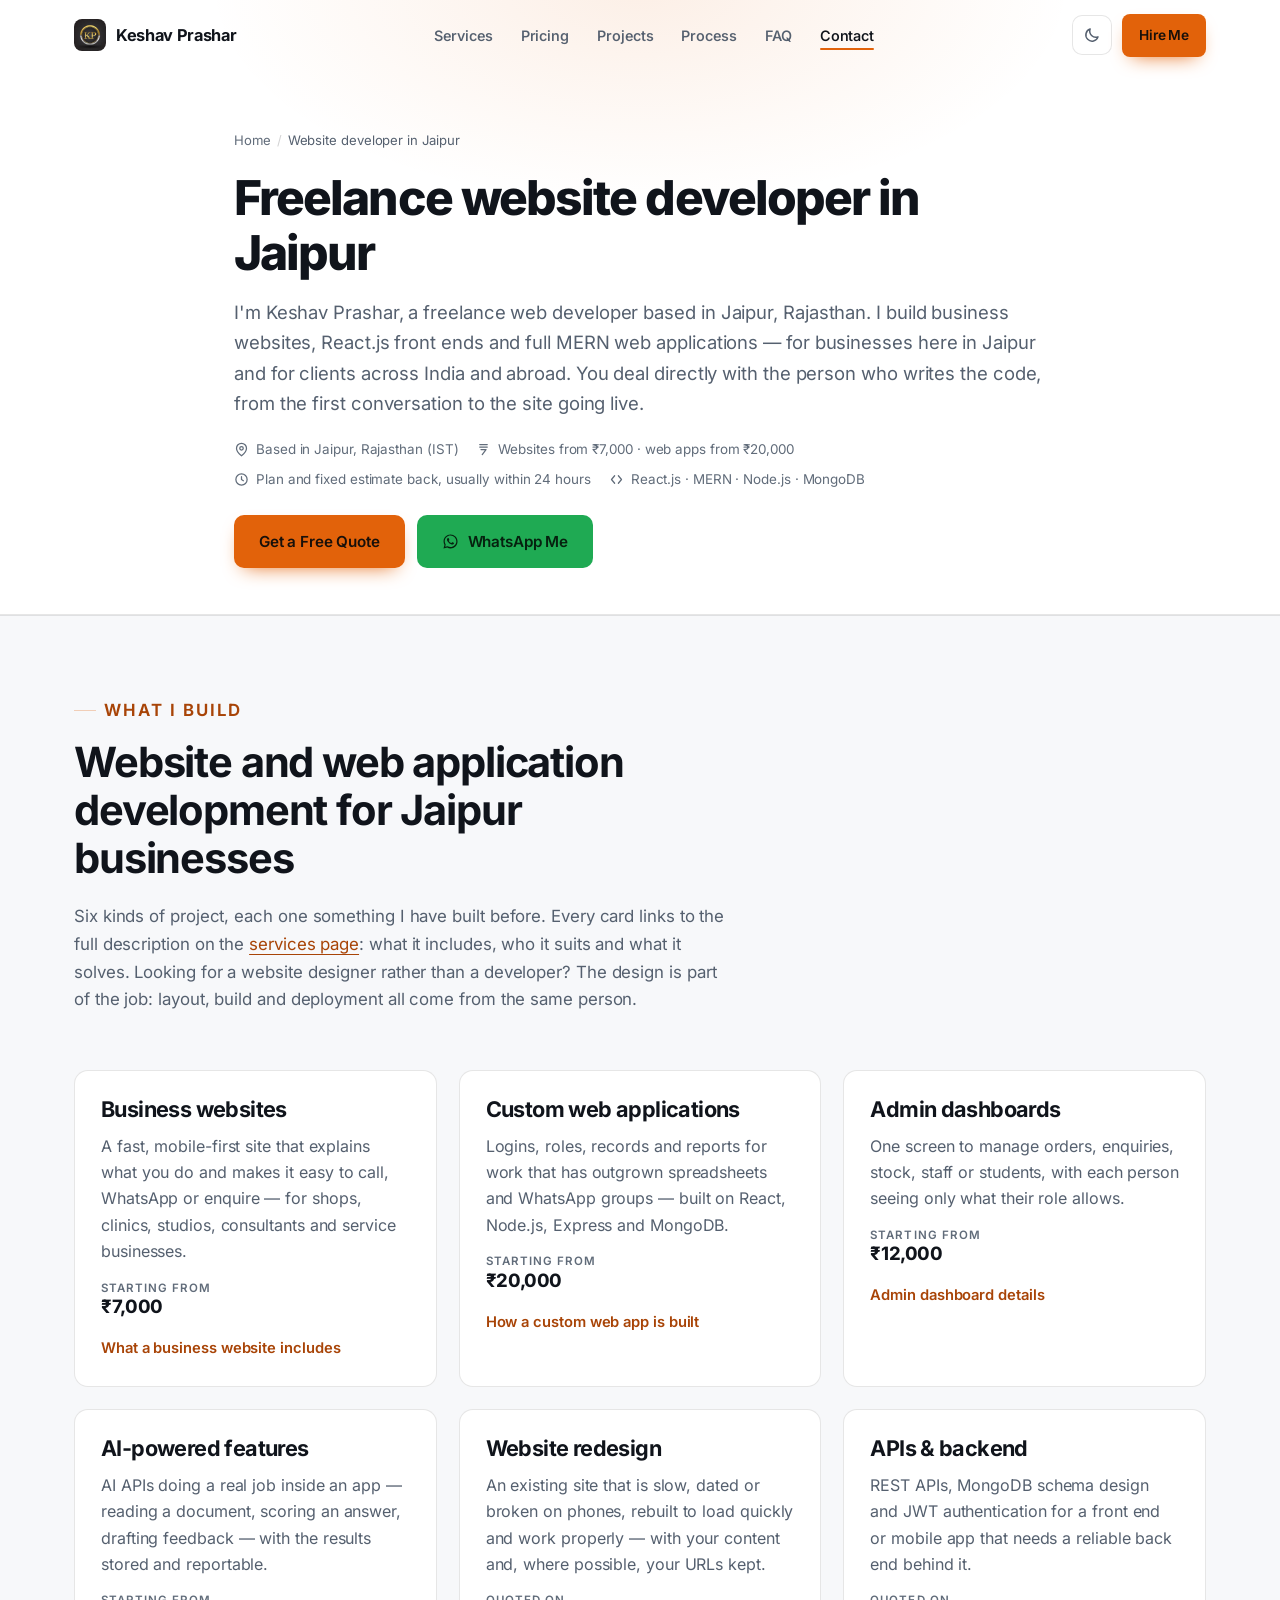
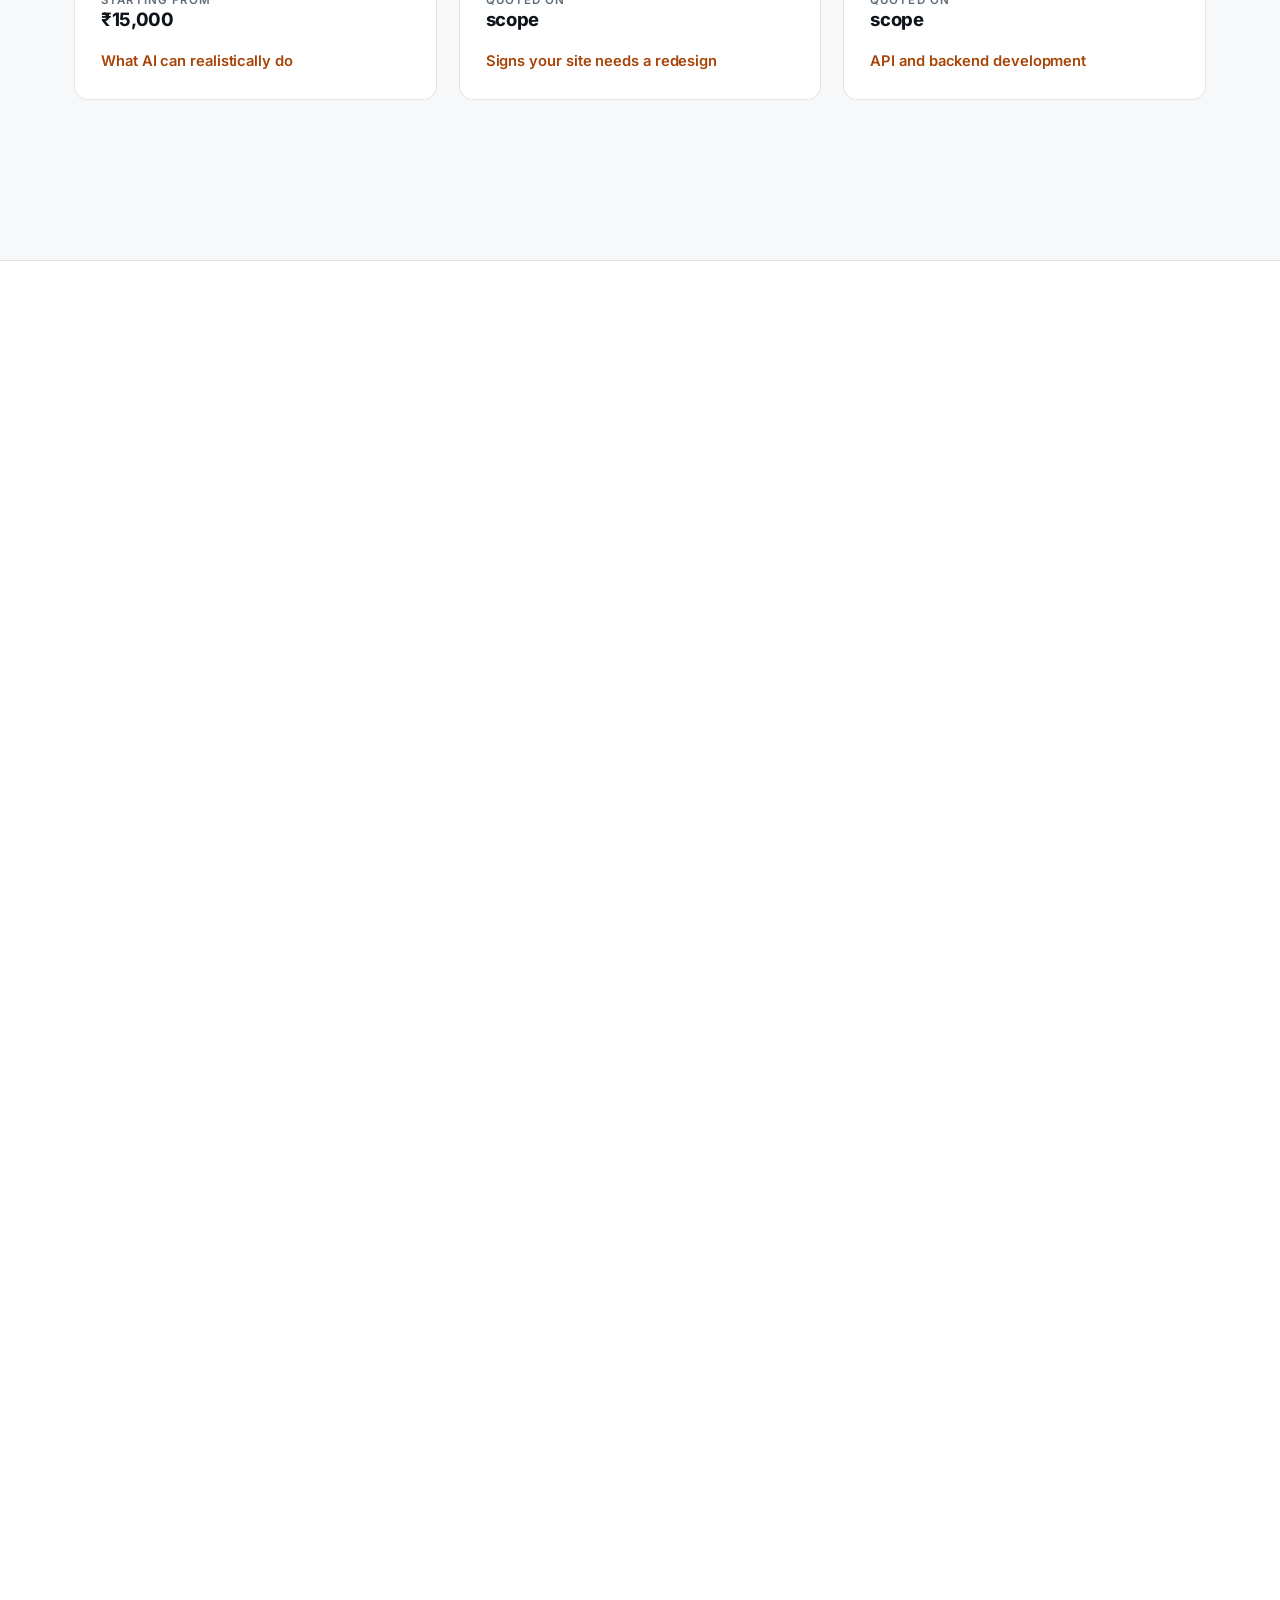
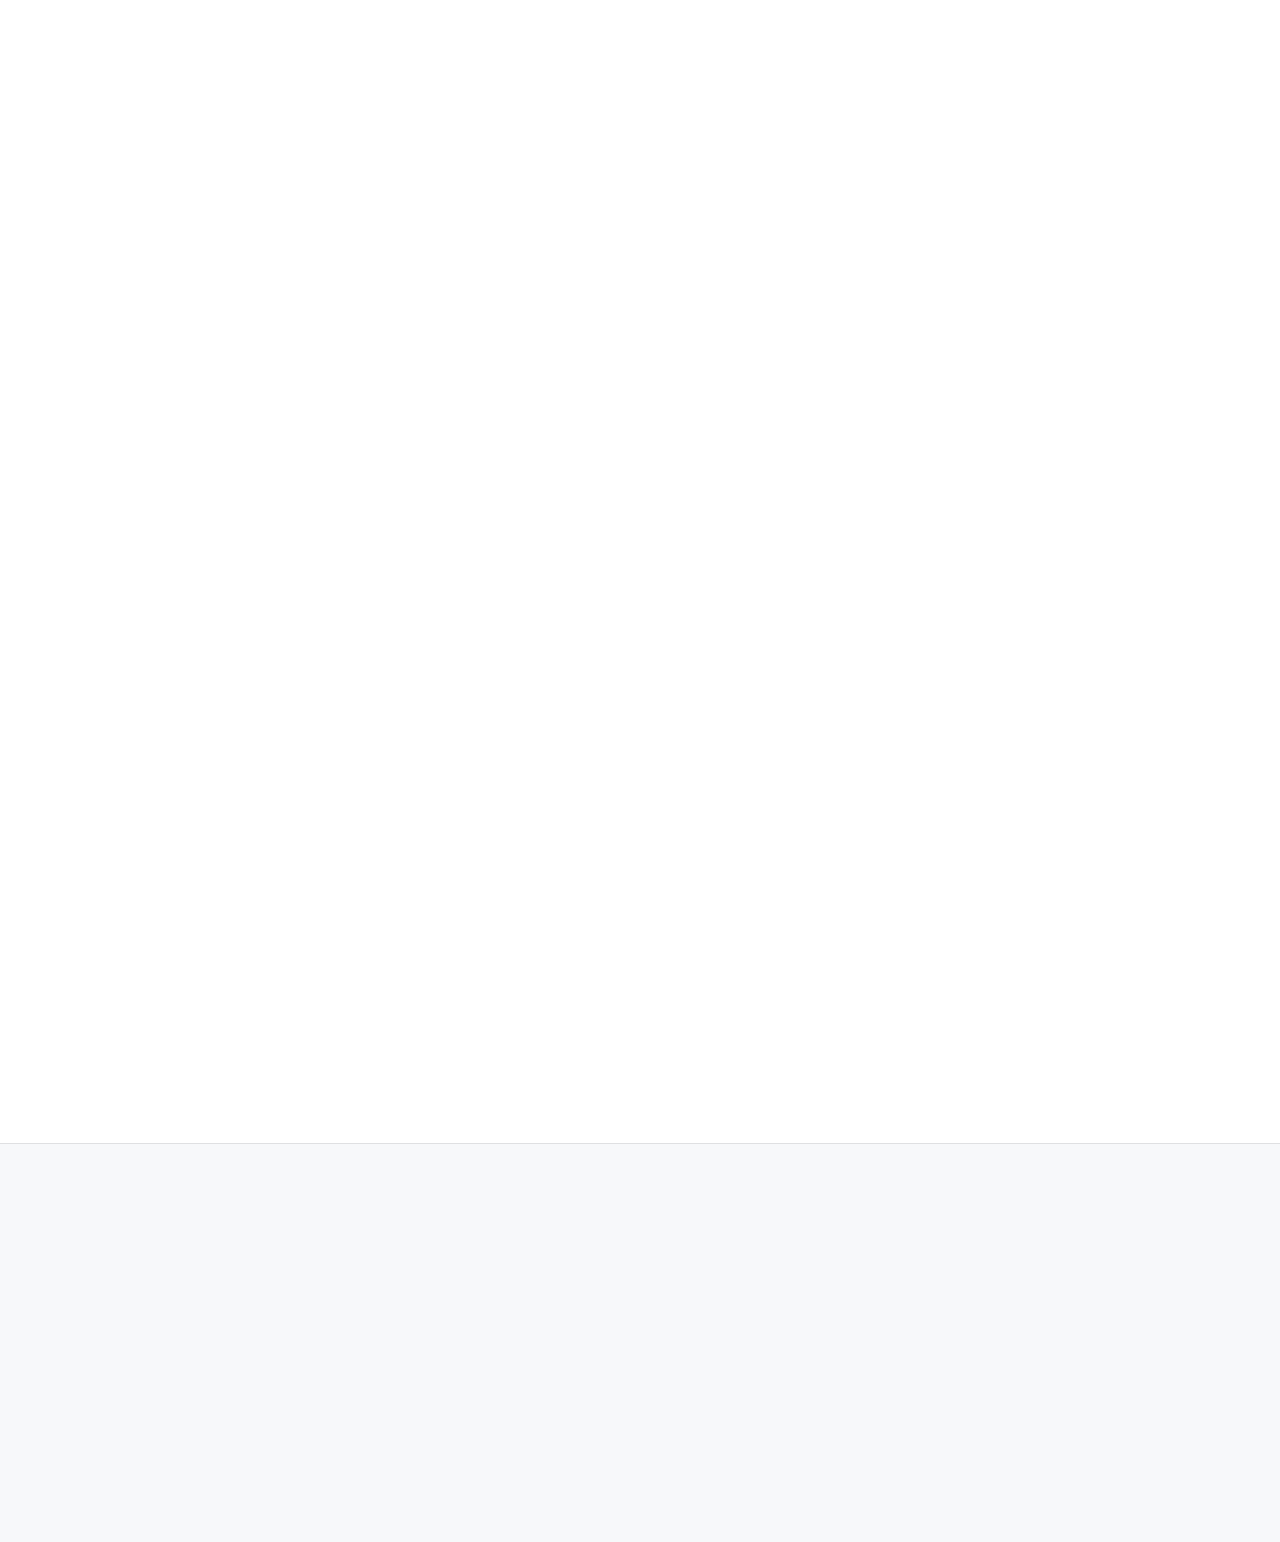
<file: website-developer-jaipur/index.html>
<!DOCTYPE html>
<html lang="en-IN" data-theme="dark">

<head>
	<meta charset="utf-8">
	<meta name="viewport" content="width=device-width, initial-scale=1">
	<meta name="theme-color" content="#0b0d11">

	<title>Freelance Website Developer in Jaipur | Keshav Prashar</title>
	<meta name="description" content="Jaipur-based freelance website developer. Business websites from ₹7,000, React &amp; MERN web applications from ₹20,000. Real projects, fixed quotes.">
	<link rel="canonical" href="https://keshavprash.github.io/Keshav-Dev/website-developer-jaipur/">
	<meta name="robots" content="index, follow, max-snippet:-1, max-image-preview:large, max-video-preview:-1">
	<meta name="author" content="Keshav Prashar">

	<!-- Open Graph -->
	<meta property="og:type" content="website">
	<meta property="og:site_name" content="Keshav Prashar">
	<meta property="og:title" content="Freelance Website Developer in Jaipur | Keshav Prashar">
	<meta property="og:description" content="Business websites, React.js front ends and MERN web applications, built by a freelance developer based in Jaipur. Starting prices, real projects and a free quote.">
	<meta property="og:image" content="https://keshavprash.github.io/Keshav-Dev/images/og-cover.jpg">
	<meta property="og:image:type" content="image/jpeg">
	<meta property="og:image:alt" content="Keshav Prashar — freelance React.js &amp; MERN developer in India. Custom websites, web applications and AI-powered products.">
	<meta property="og:image:width" content="1200">
	<meta property="og:image:height" content="630">
	<meta property="og:url" content="https://keshavprash.github.io/Keshav-Dev/website-developer-jaipur/">
	<meta property="og:locale" content="en_IN">

	<!-- Twitter -->
	<meta name="twitter:card" content="summary_large_image">
	<meta name="twitter:title" content="Freelance Website Developer in Jaipur | Keshav Prashar">
	<meta name="twitter:description" content="Business websites, React.js front ends and MERN web applications, built by a freelance developer based in Jaipur.">
	<meta name="twitter:image" content="https://keshavprash.github.io/Keshav-Dev/images/og-cover.jpg">
	<meta name="twitter:image:alt" content="Keshav Prashar — freelance React.js &amp; MERN developer in India. Custom websites, web applications and AI-powered products.">

	<script type="application/ld+json">
	{
		"@context": "https://schema.org",
		"@graph": [
			{
				"@type": "WebPage",
				"@id": "https://keshavprash.github.io/Keshav-Dev/website-developer-jaipur/#webpage",
				"url": "https://keshavprash.github.io/Keshav-Dev/website-developer-jaipur/",
				"name": "Freelance Website Developer in Jaipur | Keshav Prashar",
				"description": "Jaipur-based freelance website and web application developer: business websites, React.js and MERN web applications, admin dashboards and website redesigns.",
				"inLanguage": "en-IN",
				"isPartOf": { "@id": "https://keshavprash.github.io/Keshav-Dev/#website" },
				"about": { "@id": "https://keshavprash.github.io/Keshav-Dev/website-developer-jaipur/#service" },
				"publisher": { "@id": "https://keshavprash.github.io/Keshav-Dev/#person" },
				"breadcrumb": { "@id": "https://keshavprash.github.io/Keshav-Dev/website-developer-jaipur/#breadcrumb" },
				"mainEntity": { "@id": "https://keshavprash.github.io/Keshav-Dev/website-developer-jaipur/#faq" }
			},
			{
				"@type": "Person",
				"@id": "https://keshavprash.github.io/Keshav-Dev/#person",
				"name": "Keshav Prashar",
				"jobTitle": "Freelance React.js & MERN Stack Developer",
				"url": "https://keshavprash.github.io/Keshav-Dev/",
				"email": "mailto:keshavprashar597@gmail.com",
				"telephone": "+91-7633853037",
				"address": {
					"@type": "PostalAddress",
					"addressLocality": "Jaipur",
					"addressRegion": "Rajasthan",
					"addressCountry": "IN"
				},
				"alumniOf": {
					"@type": "CollegeOrUniversity",
					"name": "Poornima Institute of Engineering and Technology, Jaipur"
				},
				"sameAs": [
					"https://github.com/keshavprash",
					"https://www.linkedin.com/in/keshav-prashar-9277b2256",
					"https://www.instagram.com/keshav_prashar_00/"
				]
			},
			{
				"@type": "Service",
				"@id": "https://keshavprash.github.io/Keshav-Dev/website-developer-jaipur/#service",
				"name": "Website and web application development in Jaipur",
				"serviceType": "Website development",
				"description": "Business websites, React.js front ends, MERN web applications, admin dashboards, API development and website redesigns for businesses in Jaipur, delivered by a freelance developer based in the city.",
				"provider": { "@id": "https://keshavprash.github.io/Keshav-Dev/#person" },
				"areaServed": [
					{ "@type": "City", "name": "Jaipur" },
					{ "@type": "State", "name": "Rajasthan" },
					{ "@type": "Country", "name": "India" }
				],
				"url": "https://keshavprash.github.io/Keshav-Dev/website-developer-jaipur/"
			},
			{
				"@type": "BreadcrumbList",
				"@id": "https://keshavprash.github.io/Keshav-Dev/website-developer-jaipur/#breadcrumb",
				"itemListElement": [
					{ "@type": "ListItem", "position": 1, "name": "Home", "item": "https://keshavprash.github.io/Keshav-Dev/" },
					{ "@type": "ListItem", "position": 2, "name": "Website developer in Jaipur" }
				]
			},
			{
				"@type": "FAQPage",
				"@id": "https://keshavprash.github.io/Keshav-Dev/website-developer-jaipur/#faq",
				"mainEntity": [
					{
						"@type": "Question",
						"name": "How much does a website cost in Jaipur?",
						"acceptedAnswer": { "@type": "Answer", "text": "With me, a straightforward business website starts at ₹7,000, an admin dashboard at ₹12,000, an AI-powered application at ₹15,000 and a custom web application with logins and a database at ₹20,000. Those are starting points for a small build; the fixed price depends on the number of pages or screens, logins, integrations and who writes the content. You get the figure in writing before any work starts." }
					},
					{
						"@type": "Question",
						"name": "Do you only work with businesses in Jaipur?",
						"acceptedAnswer": { "@type": "Answer", "text": "No. I am based in Jaipur and work with businesses here, but most projects run remotely over WhatsApp, calls and email, so I also work with clients across India and internationally. For a Jaipur business the main difference is that we share a city and a time zone." }
					},
					{
						"@type": "Question",
						"name": "Will I own the website and its code?",
						"acceptedAnswer": { "@type": "Answer", "text": "Yes. You get the source code at handover, and the domain and hosting should be registered in your name, on your account, with you holding the login. I can set those up with you, but they stay yours." }
					},
					{
						"@type": "Question",
						"name": "Can you redesign or fix my existing website?",
						"acceptedAnswer": { "@type": "Answer", "text": "Yes. Performance work, responsive fixes for phones, interface clean-up and new features on a site that already exists. Redesign and maintenance are quoted on scope, because the honest figure depends on what is already there." }
					},
					{
						"@type": "Question",
						"name": "Do you build WordPress websites?",
						"acceptedAnswer": { "@type": "Answer", "text": "My main work is custom websites and React and MERN applications. If WordPress or a page builder is genuinely the better fit for your budget and how often your content changes, I will say so, even when that means you do not need me." }
					},
					{
						"@type": "Question",
						"name": "How quickly do you reply to an enquiry?",
						"acceptedAnswer": { "@type": "Answer", "text": "Usually within 24 hours, with a plan, a timeline and a fixed estimate. WhatsApp is the fastest way to reach me." }
					}
				]
			}
		]
	}
	</script>

	<link rel="icon" type="image/jpeg" href="../images/kp.jpg">
	<link rel="apple-touch-icon" href="../images/kp.jpg">

	<link rel="preload" href="../fonts/inter-latin.woff2" as="font" type="font/woff2" crossorigin>
	<link rel="stylesheet" href="../css/style.css">

	<!-- Every section is revealed by JS. If JS never runs, show the page rather than a blank one. -->
	<noscript><style>[data-reveal]{opacity:1!important;transform:none!important}#quote-form button[type="submit"]{display:none}</style></noscript>

	<script>
		// Restore the visitor's saved theme before first paint.
		(function () {
			try {
				var saved = localStorage.getItem('kp-theme');
				if (saved === 'light' || saved === 'dark') {
					document.documentElement.setAttribute('data-theme', saved);
				} else if (window.matchMedia('(prefers-color-scheme: light)').matches) {
					document.documentElement.setAttribute('data-theme', 'light');
				}
				var tc = document.querySelector('meta[name="theme-color"]');
				if (tc && document.documentElement.getAttribute('data-theme') === 'light') {
					tc.setAttribute('content', '#ffffff');
				}
			} catch (e) { /* keep the default dark theme */ }
		})();
	</script>
</head>

<body data-track-view="jaipur_page_view">
	<a class="skip-link" href="#main">Skip to main content</a>

	<header class="site-header">
		<div class="container">
			<nav class="nav" aria-label="Primary">
				<a class="brand" href="../">
					<img src="../images/kp.jpg" alt="" width="32" height="32" decoding="async">
					<span>Keshav Prashar</span>
				</a>

				<ul class="nav-links">
					<li><a href="../services/">Services</a></li>
					<li><a href="#pricing">Pricing</a></li>
					<li><a href="#projects">Projects</a></li>
					<li><a href="#process">Process</a></li>
					<li><a href="#faq">FAQ</a></li>
					<li><a href="#contact">Contact</a></li>
				</ul>

				<div class="nav-actions">
					<button class="icon-btn theme-toggle" type="button" aria-label="Switch to light theme">
						<svg class="icon-sun" viewBox="0 0 24 24" fill="none" stroke="currentColor" stroke-width="2" stroke-linecap="round" aria-hidden="true"><circle cx="12" cy="12" r="4.2"/><path d="M12 2v2.4M12 19.6V22M4.2 4.2l1.7 1.7M18.1 18.1l1.7 1.7M2 12h2.4M19.6 12H22M4.2 19.8l1.7-1.7M18.1 5.9l1.7-1.7"/></svg>
						<svg class="icon-moon" viewBox="0 0 24 24" fill="none" stroke="currentColor" stroke-width="2" stroke-linecap="round" stroke-linejoin="round" aria-hidden="true"><path d="M20 14.5A8.2 8.2 0 0 1 9.5 4 8.3 8.3 0 1 0 20 14.5z"/></svg>
					</button>

					<a class="btn btn--primary btn--sm btn--hire" href="#quote-form">Hire Me</a>

					<button class="icon-btn nav-toggle" type="button" aria-expanded="false" aria-controls="mobile-menu" aria-label="Open menu">
						<svg viewBox="0 0 24 24" fill="none" stroke="currentColor" stroke-width="2" stroke-linecap="round" aria-hidden="true"><path d="M3 6h18M3 12h18M3 18h18"/></svg>
					</button>
				</div>
			</nav>
		</div>
	</header>

	<div class="mobile-menu" id="mobile-menu">
		<a href="../">Home</a>
		<a href="../services/">Services</a>
		<a href="#pricing">Pricing</a>
		<a href="#projects">Projects</a>
		<a href="#process">Process</a>
		<a href="#faq">FAQ</a>
		<a href="#contact">Contact</a>
		<a class="btn btn--primary" href="#quote-form">Get a Free Quote</a>
	</div>

	<main id="main" tabindex="-1">
		<!-- ==================================================== PAGE HERO -->
		<section class="page-hero">
			<div class="container">
				<ol class="crumbs">
					<li><a href="../">Home</a></li>
					<li><span aria-current="page">Website developer in Jaipur</span></li>
				</ol>

				<h1>Freelance website developer in Jaipur</h1>

				<p class="lede">
					I'm Keshav Prashar, a freelance web developer based in Jaipur, Rajasthan. I build business
					websites, React.js front ends and full MERN web applications — for businesses here in Jaipur
					and for clients across India and abroad. You deal directly with the person who writes the
					code, from the first conversation to the site going live.
				</p>

				<div class="page-meta">
					<span>
						<svg viewBox="0 0 24 24" fill="none" stroke="currentColor" stroke-width="2" stroke-linecap="round" stroke-linejoin="round" aria-hidden="true"><path d="M20 10c0 6-8 12-8 12s-8-6-8-12a8 8 0 1 1 16 0z"/><circle cx="12" cy="10" r="2.8"/></svg>
						Based in Jaipur, Rajasthan (IST)
					</span>
					<span>
						<svg viewBox="0 0 24 24" fill="none" stroke="currentColor" stroke-width="2" stroke-linecap="round" stroke-linejoin="round" aria-hidden="true"><path d="M6 4h12M6 8h12M8 12h8M10 20l6-8H8"/></svg>
						Websites from ₹7,000 · web apps from ₹20,000
					</span>
					<span>
						<svg viewBox="0 0 24 24" fill="none" stroke="currentColor" stroke-width="2" stroke-linecap="round" stroke-linejoin="round" aria-hidden="true"><circle cx="12" cy="12" r="9"/><path d="M12 7.5V12l3 2"/></svg>
						Plan and fixed estimate back, usually within 24 hours
					</span>
					<span>
						<svg viewBox="0 0 24 24" fill="none" stroke="currentColor" stroke-width="2" stroke-linecap="round" stroke-linejoin="round" aria-hidden="true"><path d="M9 18l-5-6 5-6M15 6l5 6-5 6"/></svg>
						React.js · MERN · Node.js · MongoDB
					</span>
				</div>
				<div class="hero-cta">
					<a class="btn btn--primary" href="#quote-form" data-cta="quote" data-cta-location="hero">Get a Free Quote</a>
					<a class="btn btn--wa" href="https://wa.me/917633853037?text=Hi%20Keshav%2C%20I%27m%20in%20Jaipur%20and%20found%20your%20portfolio.%20I%20want%20to%20discuss%20a%20website%2Fweb%20application%20project.%0A%0AWhat%20I%20need%3A%20%0ACurrent%20website%20%28if%20any%29%3A%20" target="_blank" rel="noopener" data-cta="whatsapp" data-cta-location="hero">
						<svg viewBox="0 0 24 24" fill="currentColor" aria-hidden="true"><path d="M12.04 2C6.6 2 2.2 6.4 2.2 11.84c0 1.74.46 3.44 1.32 4.94L2.05 22l5.35-1.4a9.8 9.8 0 0 0 4.64 1.18h.01c5.43 0 9.84-4.4 9.84-9.84 0-2.63-1.02-5.1-2.88-6.96A9.78 9.78 0 0 0 12.04 2zm0 17.94h-.01a8.2 8.2 0 0 1-4.16-1.14l-.3-.18-3.1.81.83-3.02-.2-.31a8.14 8.14 0 0 1-1.25-4.36c0-4.52 3.68-8.19 8.2-8.19a8.14 8.14 0 0 1 5.79 2.4 8.13 8.13 0 0 1 2.4 5.8c0 4.52-3.68 8.19-8.2 8.19zm4.5-6.13c-.25-.13-1.46-.72-1.68-.8-.23-.09-.39-.13-.56.12-.16.25-.64.8-.79.97-.14.16-.29.18-.54.06-.25-.13-1.04-.39-1.98-1.22-.73-.65-1.23-1.46-1.37-1.71-.14-.25-.02-.38.11-.5.11-.11.25-.29.37-.44.13-.15.17-.25.25-.42.08-.16.04-.31-.02-.44-.06-.12-.56-1.34-.76-1.84-.2-.48-.4-.42-.56-.43h-.48c-.16 0-.43.06-.65.31s-.85.83-.85 2.02.87 2.34.99 2.5c.12.17 1.71 2.61 4.14 3.66.58.25 1.03.4 1.38.51.58.19 1.11.16 1.53.1.47-.07 1.46-.6 1.66-1.18.21-.58.21-1.07.15-1.18-.06-.11-.23-.17-.48-.29z"/></svg>
						WhatsApp Me
					</a>
				</div>
			</div>
		</section>

		<!-- ================================================ WHAT I BUILD -->
		<section class="section section--tight section--alt" id="services">
			<div class="container">
				<div class="section-head" data-reveal>
					<p class="eyebrow">What I build</p>
					<h2>Website and web application development for Jaipur businesses</h2>
					<p>Six kinds of project, each one something I have built before. Every card links to the full
						description on the <a href="../services/">services page</a>: what it includes, who it suits and
						what it solves. Looking for a website designer
						rather than a developer? The design is part of the job: layout, build and deployment all come
						from the same person.</p>
				</div>

				<div class="grid grid--3">
					<article class="card" data-reveal>
						<h3>Business websites</h3>
						<p>A fast, mobile-first site that explains what you do and makes it easy to call, WhatsApp or
							enquire — for shops, clinics, studios, consultants and service businesses.</p>
						<p class="price"><span class="from">Starting from</span><span class="amount">₹7,000</span></p>
						<a class="link-arrow" href="../services/#custom-website">What a business website includes</a>
					</article>
					<article class="card" data-reveal data-reveal-delay="80">
						<h3>Custom web applications</h3>
						<p>Logins, roles, records and reports for work that has outgrown spreadsheets and WhatsApp
							groups — built on React, Node.js, Express and MongoDB.</p>
						<p class="price"><span class="from">Starting from</span><span class="amount">₹20,000</span></p>
						<a class="link-arrow" href="../services/#web-application">How a custom web app is built</a>
					</article>
					<article class="card" data-reveal data-reveal-delay="160">
						<h3>Admin dashboards</h3>
						<p>One screen to manage orders, enquiries, stock, staff or students, with each person seeing
							only what their role allows.</p>
						<p class="price"><span class="from">Starting from</span><span class="amount">₹12,000</span></p>
						<a class="link-arrow" href="../services/#admin-dashboard">Admin dashboard details</a>
					</article>
					<article class="card" data-reveal>
						<h3>AI-powered features</h3>
						<p>AI APIs doing a real job inside an app — reading a document, scoring an answer, drafting
							feedback — with the results stored and reportable.</p>
						<p class="price"><span class="from">Starting from</span><span class="amount">₹15,000</span></p>
						<a class="link-arrow" href="../ai-web-development/">What AI can realistically do</a>
					</article>
					<article class="card" data-reveal data-reveal-delay="80">
						<h3>Website redesign</h3>
						<p>An existing site that is slow, dated or broken on phones, rebuilt to load quickly and work
							properly — with your content and, where possible, your URLs kept.</p>
						<p class="price"><span class="from">Quoted on</span><span class="amount">scope</span></p>
						<a class="link-arrow" href="../website-redesign/">Signs your site needs a redesign</a>
					</article>
					<article class="card" data-reveal data-reveal-delay="160">
						<h3>APIs &amp; backend</h3>
						<p>REST APIs, MongoDB schema design and JWT authentication for a front end or mobile app that
							needs a reliable back end behind it.</p>
						<p class="price"><span class="from">Quoted on</span><span class="amount">scope</span></p>
						<a class="link-arrow" href="../services/#api-backend">API and backend development</a>
					</article>
				</div>

				<div class="section-cta" data-reveal>
					<a class="btn btn--primary" href="#quote-form" data-cta="quote" data-cta-location="services">Get a Free Quote</a>
					<a class="btn btn--ghost" href="../services/">All services in detail</a>
				</div>
			</div>
		</section>

		<!-- =================================================== WHO IT SUITS -->
		<section class="section">
			<div class="container">
				<div class="section-head" data-reveal>
					<p class="eyebrow">Who it suits</p>
					<h2>What that can look like for a business in Jaipur</h2>
					<p>Examples of the problems a website or web app solves, not a list of past clients. If yours
						is different, <a href="#contact">describe it</a> — the conversation costs nothing.</p>
				</div>

				<div class="grid grid--2">
					<article class="card" data-reveal>
						<h3>A shop, showroom or clinic people search for</h3>
						<p>Customers look you up before they visit. A site with your services, timings, location and
							a one-tap WhatsApp or call button turns that search into a visit or an enquiry, instead of
							sending them to whoever has a better page.</p>
					</article>
					<article class="card" data-reveal data-reveal-delay="80">
						<h3>An exporter, manufacturer or trader with overseas buyers</h3>
						<p>Buyers abroad judge you by your website before they reply to an email. A fast, credible
							English-language catalogue site with a clear enquiry route does that job without a
							salesperson in their time zone.</p>
					</article>
					<article class="card" data-reveal>
						<h3>A coaching institute, school or training business</h3>
						<p>Admissions enquiries, batches, students and fees tracked in one place — a web app with
							logins for staff and an admin dashboard, rather than registers and spreadsheets.</p>
					</article>
					<article class="card" data-reveal data-reveal-delay="80">
						<h3>A startup that needs its first working product</h3>
						<p>Accounts, a dashboard, an API and a database, built so the second version does not mean
							starting again — by one developer accountable from the database to the deployed site.</p>
					</article>
				</div>

				<div class="callout" style="margin-top:26px" data-reveal>
					<p><strong>What I do not do</strong>
						I am one developer, not an agency. I do not take on logo and brand identity work, ad
						campaigns or monthly SEO retainers. Every site I build ships with clean page titles,
						descriptions and heading structure, but if you need ongoing marketing, I will tell you that
						rather than sell it.</p>
				</div>
			</div>
		</section>

		<!-- ======================================================== PROJECTS -->
		<section class="section section--alt" id="projects">
			<div class="container">
				<div class="section-head" data-reveal>
					<p class="eyebrow">Proof</p>
					<h2>Projects you can inspect before you hire me</h2>
					<p>Each one was built end to end by me as the sole developer, and the source code is public, so
						anyone technical you trust can check the work. Screens and full write-ups are on the
						<a href="../#work">projects section of the home page</a>.</p>
				</div>

				<div class="grid grid--3">
					<article class="card" data-reveal>
						<p class="project-kicker">MERN · AI · Admin console</p>
						<h3>AI Interview Preparation Platform</h3>
						<p>Resume upload with ATS-style scoring, AI mock interviews with scored feedback, coding
							assessments and an admin console for the question banks.</p>
						<p class="svc-evidence"><strong>Relevant if you need:</strong> user accounts, an admin
							area and an AI step built into the workflow.</p>
						<a class="link-arrow" href="https://github.com/keshavprash/AI-Interview-Preparation-Platform" target="_blank" rel="noopener" data-cta="github">Read the source code</a>
					</article>
					<article class="card" data-reveal data-reveal-delay="80">
						<p class="project-kicker">Full stack · Role-based</p>
						<h3>Employee Task Management System</h3>
						<p>Admins assign work, employees update status and log notes, and a dashboard shows where
							everything stands — with JWT logins and role-based access.</p>
						<p class="svc-evidence"><strong>Relevant if you need:</strong> an internal tool with staff
							logins, searchable records and a history of who changed what.</p>
						<a class="link-arrow" href="https://github.com/keshavprash/employee-task-management" target="_blank" rel="noopener" data-cta="github">Read the source code</a>
					</article>
					<article class="card" data-reveal data-reveal-delay="160">
						<p class="project-kicker">Front end · Performance</p>
						<h3>This website</h3>
						<p>Hand-written, dependency-free and built to load quickly on a phone on mobile data, with
							structured data, social previews and a contact flow that works on mobile.</p>
						<p class="svc-evidence"><strong>Relevant if you need:</strong> a fast business website that
							search engines and visitors can both read easily.</p>
						<a class="link-arrow" href="https://github.com/keshavprash/Keshav-Dev" target="_blank" rel="noopener" data-cta="github">Read the source code</a>
					</article>
				</div>

				<div class="section-cta" data-reveal>
					<a class="btn btn--primary" href="#quote-form" data-cta="quote" data-cta-location="projects">Get a Quote for Something Similar</a>
					<a class="btn btn--ghost" href="../#work">See project screens</a>
				</div>
			</div>
		</section>

		<!-- ============================================================ WHY ME -->
		<section class="section">
			<div class="container">
				<div class="section-head" data-reveal>
					<p class="eyebrow">Why hire me</p>
					<h2>Who you would be working with</h2>
					<p>The facts, so you can judge for yourself.</p>
				</div>

				<div class="grid grid--2">
					<article class="card" data-reveal>
						<h3>Professional experience in Jaipur</h3>
						<p>I work as a Full Stack Developer (MERN) at BIBHATSU in Jaipur (since August 2026), on
							React.js, Node.js and MongoDB applications including e-commerce and marketplace
							integrations. Before that I was a Web Developer at Assistech Pvt. Ltd. (Assist Tech
							Consultancy) in Jaipur from July 2025 to April 2026, building production React.js
							applications, REST API integrations, JWT authentication and data-driven dashboards. Freelance
							projects run alongside, with a fixed scope and timeline agreed in writing.</p>
					</article>
					<article class="card" data-reveal data-reveal-delay="80">
						<h3>Education</h3>
						<p>B.Tech in Computer Science &amp; Engineering from Poornima Institute of Engineering and
							Technology, Jaipur (2022–2026). Full details are in the
							<a href="../#experience">experience section</a> and on
							<a href="https://www.linkedin.com/in/keshav-prashar-9277b2256" target="_blank" rel="noopener" data-cta="linkedin">LinkedIn</a>.</p>
					</article>
					<article class="card" data-reveal>
						<h3>One person, the whole build</h3>
						<p>Design, front end, API, database and deployment are handled by the same developer, so there
							is no hand-off between people and nobody else to chase when something needs changing.</p>
					</article>
					<article class="card" data-reveal data-reveal-delay="80">
						<h3>You own what you pay for</h3>
						<p>The source code is handed over at the end. Your domain and hosting should sit in your name,
							on your account — I will set them up with you, not for myself.</p>
					</article>
				</div>
			</div>
		</section>

		<!-- ========================================================= PRICING -->
		<section class="section section--alt" id="pricing">
			<div class="container">
				<div class="section-head" data-reveal>
					<p class="eyebrow">Pricing</p>
					<h2>Starting prices, and what moves them</h2>
					<p>These are real starting points for a small build, not a headline number. The fixed price for
						your project comes in writing before any work starts.</p>
				</div>

				<div class="grid grid--2">
					<div class="card" data-reveal>
						<h3>Starting from</h3>
						<ul class="mini-list price-list">
							<li><span class="t">Business website</span><span class="d">₹7,000</span></li>
							<li><span class="t">Admin dashboard</span><span class="d">₹12,000</span></li>
							<li><span class="t">AI-powered application</span><span class="d">₹15,000</span></li>
							<li><span class="t">Custom web application</span><span class="d">₹20,000</span></li>
							<li><span class="t">Redesign, backend, maintenance</span><span class="d">Quoted on scope</span></li>
						</ul>
					</div>
					<div class="card" data-reveal data-reveal-delay="80">
						<h3>What changes the price</h3>
						<p>The number of pages or screens, whether people log in, what the site has to connect to
							(payments, email, a CRM, an AI API), and who writes the content. Domain and hosting are
							separate yearly costs paid to the provider, not to me.</p>
						<p><a href="../website-development-cost-india/">The full breakdown of what a website costs in
							India</a> explains each of these, and why two quotes for the same brief can differ
							several times over.</p>
					</div>
				</div>

				<div class="section-cta" data-reveal>
					<a class="btn btn--primary" href="#quote-form" data-cta="quote" data-cta-location="pricing">Get a Fixed Quote</a>
					<a class="btn btn--wa" href="https://wa.me/917633853037?text=Hi%20Keshav%2C%20I%27m%20in%20Jaipur%20and%20would%20like%20a%20quote%20for%20a%20website%2Fweb%20application.%0A%0AWhat%20I%20need%3A%20%0ACurrent%20website%20%28if%20any%29%3A%20" target="_blank" rel="noopener" data-cta="whatsapp" data-cta-location="pricing">
						<svg viewBox="0 0 24 24" fill="currentColor" aria-hidden="true"><path d="M12.04 2C6.6 2 2.2 6.4 2.2 11.84c0 1.74.46 3.44 1.32 4.94L2.05 22l5.35-1.4a9.8 9.8 0 0 0 4.64 1.18h.01c5.43 0 9.84-4.4 9.84-9.84 0-2.63-1.02-5.1-2.88-6.96A9.78 9.78 0 0 0 12.04 2zm0 17.94h-.01a8.2 8.2 0 0 1-4.16-1.14l-.3-.18-3.1.81.83-3.02-.2-.31a8.14 8.14 0 0 1-1.25-4.36c0-4.52 3.68-8.19 8.2-8.19a8.14 8.14 0 0 1 5.79 2.4 8.13 8.13 0 0 1 2.4 5.8c0 4.52-3.68 8.19-8.2 8.19zm4.5-6.13c-.25-.13-1.46-.72-1.68-.8-.23-.09-.39-.13-.56.12-.16.25-.64.8-.79.97-.14.16-.29.18-.54.06-.25-.13-1.04-.39-1.98-1.22-.73-.65-1.23-1.46-1.37-1.71-.14-.25-.02-.38.11-.5.11-.11.25-.29.37-.44.13-.15.17-.25.25-.42.08-.16.04-.31-.02-.44-.06-.12-.56-1.34-.76-1.84-.2-.48-.4-.42-.56-.43h-.48c-.16 0-.43.06-.65.31s-.85.83-.85 2.02.87 2.34.99 2.5c.12.17 1.71 2.61 4.14 3.66.58.25 1.03.4 1.38.51.58.19 1.11.16 1.53.1.47-.07 1.46-.6 1.66-1.18.21-.58.21-1.07.15-1.18-.06-.11-.23-.17-.48-.29z"/></svg>
						Ask on WhatsApp
					</a>
				</div>
			</div>
		</section>

		<!-- ======================================================== PROCESS -->
		<section class="section" id="process">
			<div class="container">
				<div class="section-head section-head--center" data-reveal>
					<p class="eyebrow">How I work</p>
					<h2>Four steps, agreed in writing</h2>
					<p>You always know what is happening, what is next and what it costs.</p>
				</div>

				<div class="process">
					<article class="step" data-reveal>
						<span class="n">01</span>
						<h3>Understand</h3>
						<p>We talk through what you need, who it is for and what success looks like — on a call,
							WhatsApp or email. I map the scope before writing any code.</p>
					</article>
					<article class="step" data-reveal data-reveal-delay="80">
						<span class="n">02</span>
						<h3>Plan</h3>
						<p>You get a feature list, the technology I will use, a timeline and a fixed estimate in
							writing, agreed before development starts.</p>
					</article>
					<article class="step" data-reveal data-reveal-delay="160">
						<span class="n">03</span>
						<h3>Build</h3>
						<p>I build in stages and share progress as I go, so you can give feedback while changes are
							still cheap to make.</p>
					</article>
					<article class="step" data-reveal data-reveal-delay="240">
						<span class="n">04</span>
						<h3>Launch</h3>
						<p>I deploy it, hand over the code and walk you through it — and I am available afterwards
							when something needs changing.</p>
					</article>
				</div>
			</div>
		</section>

		<!-- ============================================================ FAQ -->
		<section class="section section--alt" id="faq">
			<div class="container">
				<div class="section-head section-head--center" data-reveal>
					<p class="eyebrow">FAQ</p>
					<h2>Questions Jaipur businesses ask first</h2>
				</div>

				<div class="grid grid--2">
					<article class="card" data-reveal>
						<h3>How much does a website cost in Jaipur?</h3>
						<p>With me, a straightforward business website starts at ₹7,000, an admin dashboard at
							₹12,000, an AI-powered application at ₹15,000 and a custom web application with logins
							and a database at ₹20,000. Those are starting points for a small build; the fixed price
							depends on the number of pages or screens, logins, integrations and who writes the
							content. You get the figure in writing before any work starts.</p>
					</article>
					<article class="card" data-reveal data-reveal-delay="80">
						<h3>Do you only work with businesses in Jaipur?</h3>
						<p>No. I am based in Jaipur and work with businesses here, but most projects run remotely over
							WhatsApp, calls and email, so I also work with clients across India and internationally.
							For a Jaipur business the main difference is that we share a city and a time zone.</p>
					</article>
					<article class="card" data-reveal>
						<h3>Will I own the website and its code?</h3>
						<p>Yes. You get the source code at handover, and the domain and hosting should be registered in
							your name, on your account, with you holding the login. I can set those up with you, but
							they stay yours.</p>
					</article>
					<article class="card" data-reveal data-reveal-delay="80">
						<h3>Can you redesign or fix my existing website?</h3>
						<p>Yes. Performance work, responsive fixes for phones, interface clean-up and new features on a
							site that already exists. Redesign and maintenance are quoted on scope, because the honest
							figure depends on what is already there.</p>
					</article>
					<article class="card" data-reveal>
						<h3>Do you build WordPress websites?</h3>
						<p>My main work is custom websites and React and MERN applications. If WordPress or a page
							builder is genuinely the better fit for your budget and how often your content changes, I
							will say so, even when that means you do not need me.
							<a href="../react-vs-wordpress/">React vs WordPress</a> walks through that decision.</p>
					</article>
					<article class="card" data-reveal data-reveal-delay="80">
						<h3>How quickly do you reply to an enquiry?</h3>
						<p>Usually within 24 hours, with a plan, a timeline and a fixed estimate. WhatsApp is the
							fastest way to reach me. If you are comparing developers first,
							<a href="../hire-freelance-web-developer-india/">this guide to choosing a freelance web
							developer</a> lists the questions worth asking.</p>
					</article>
				</div>

				<div class="section-cta" data-reveal>
					<a class="btn btn--primary" href="#quote-form" data-cta="quote" data-cta-location="faq">Get a Free Quote</a>
					<a class="btn btn--wa" href="https://wa.me/917633853037?text=Hi%20Keshav%2C%20I%27m%20in%20Jaipur%20and%20have%20a%20question%20about%20a%20website%2Fweb%20application%20project.%0A%0AWhat%20I%20need%3A%20" target="_blank" rel="noopener" data-cta="whatsapp" data-cta-location="faq"><svg viewBox="0 0 24 24" fill="currentColor" aria-hidden="true"><path d="M12.04 2C6.6 2 2.2 6.4 2.2 11.84c0 1.74.46 3.44 1.32 4.94L2.05 22l5.35-1.4a9.8 9.8 0 0 0 4.64 1.18h.01c5.43 0 9.84-4.4 9.84-9.84 0-2.63-1.02-5.1-2.88-6.96A9.78 9.78 0 0 0 12.04 2zm0 17.94h-.01a8.2 8.2 0 0 1-4.16-1.14l-.3-.18-3.1.81.83-3.02-.2-.31a8.14 8.14 0 0 1-1.25-4.36c0-4.52 3.68-8.19 8.2-8.19a8.14 8.14 0 0 1 5.79 2.4 8.13 8.13 0 0 1 2.4 5.8c0 4.52-3.68 8.19-8.2 8.19zm4.5-6.13c-.25-.13-1.46-.72-1.68-.8-.23-.09-.39-.13-.56.12-.16.25-.64.8-.79.97-.14.16-.29.18-.54.06-.25-.13-1.04-.39-1.98-1.22-.73-.65-1.23-1.46-1.37-1.71-.14-.25-.02-.38.11-.5.11-.11.25-.29.37-.44.13-.15.17-.25.25-.42.08-.16.04-.31-.02-.44-.06-.12-.56-1.34-.76-1.84-.2-.48-.4-.42-.56-.43h-.48c-.16 0-.43.06-.65.31s-.85.83-.85 2.02.87 2.34.99 2.5c.12.17 1.71 2.61 4.14 3.66.58.25 1.03.4 1.38.51.58.19 1.11.16 1.53.1.47-.07 1.46-.6 1.66-1.18.21-.58.21-1.07.15-1.18-.06-.11-.23-.17-.48-.29z"/></svg> WhatsApp Me</a>
				</div>
			</div>
		</section>

		<!-- ======================================================= CONTACT -->
		<section class="section" id="contact">
			<div class="container">
				<div class="contact-grid">
					<div data-reveal>
						<p class="eyebrow">Contact</p>
						<h2>Tell me about your project</h2>
						<p>Send the details and I'll reply with a clear plan, timeline and fixed estimate — usually
							within 24 hours. Prefer to talk first? WhatsApp or call.</p>

						<ul class="contact-list" style="margin-top:26px">
							<li>
								<span class="contact-item contact-item--static">
									<span class="ci-icon" aria-hidden="true">
										<svg viewBox="0 0 24 24" fill="none" stroke="currentColor" stroke-width="1.9" stroke-linecap="round" stroke-linejoin="round"><path d="M20 10c0 6-8 12-8 12s-8-6-8-12a8 8 0 1 1 16 0z"/><circle cx="12" cy="10" r="2.8"/></svg>
									</span>
									<span>
										<span class="ci-label">Based in</span>
										<span class="ci-value">Jaipur, Rajasthan (IST)</span>
									</span>
								</span>
							</li>
							<li>
								<a class="contact-item" href="https://wa.me/917633853037?text=Hi%20Keshav%2C%20I%27m%20in%20Jaipur%20and%20found%20your%20portfolio.%20I%20want%20to%20discuss%20a%20website%2Fweb%20application%20project.%0A%0AWhat%20I%20need%3A%20%0ACurrent%20website%20%28if%20any%29%3A%20" target="_blank" rel="noopener" data-cta="whatsapp" data-cta-location="contact">
									<span class="ci-icon" aria-hidden="true">
										<svg viewBox="0 0 24 24" fill="currentColor" aria-hidden="true"><path d="M12.04 2C6.6 2 2.2 6.4 2.2 11.84c0 1.74.46 3.44 1.32 4.94L2.05 22l5.35-1.4a9.8 9.8 0 0 0 4.64 1.18h.01c5.43 0 9.84-4.4 9.84-9.84 0-2.63-1.02-5.1-2.88-6.96A9.78 9.78 0 0 0 12.04 2zm0 17.94h-.01a8.2 8.2 0 0 1-4.16-1.14l-.3-.18-3.1.81.83-3.02-.2-.31a8.14 8.14 0 0 1-1.25-4.36c0-4.52 3.68-8.19 8.2-8.19a8.14 8.14 0 0 1 5.79 2.4 8.13 8.13 0 0 1 2.4 5.8c0 4.52-3.68 8.19-8.2 8.19zm4.5-6.13c-.25-.13-1.46-.72-1.68-.8-.23-.09-.39-.13-.56.12-.16.25-.64.8-.79.97-.14.16-.29.18-.54.06-.25-.13-1.04-.39-1.98-1.22-.73-.65-1.23-1.46-1.37-1.71-.14-.25-.02-.38.11-.5.11-.11.25-.29.37-.44.13-.15.17-.25.25-.42.08-.16.04-.31-.02-.44-.06-.12-.56-1.34-.76-1.84-.2-.48-.4-.42-.56-.43h-.48c-.16 0-.43.06-.65.31s-.85.83-.85 2.02.87 2.34.99 2.5c.12.17 1.71 2.61 4.14 3.66.58.25 1.03.4 1.38.51.58.19 1.11.16 1.53.1.47-.07 1.46-.6 1.66-1.18.21-.58.21-1.07.15-1.18-.06-.11-.23-.17-.48-.29z"/></svg>
									</span>
									<span>
										<span class="ci-label">WhatsApp</span>
										<span class="ci-value">+91 76338 53037</span>
									</span>
								</a>
							</li>
							<li>
								<a class="contact-item" href="tel:+917633853037" data-cta="phone">
									<span class="ci-icon" aria-hidden="true">
										<svg viewBox="0 0 24 24" fill="none" stroke="currentColor" stroke-width="1.9" stroke-linecap="round" stroke-linejoin="round"><path d="M5 3.5h3.2l1.6 4-2 1.5a12.5 12.5 0 0 0 5.7 5.7l1.5-2 4 1.6V18a2.5 2.5 0 0 1-2.7 2.5A16.5 16.5 0 0 1 2.5 6.2 2.5 2.5 0 0 1 5 3.5z"/></svg>
									</span>
									<span>
										<span class="ci-label">Phone</span>
										<span class="ci-value">+91 76338 53037</span>
									</span>
								</a>
							</li>
							<li>
								<a class="contact-item" href="mailto:keshavprashar597@gmail.com" data-cta="email">
									<span class="ci-icon" aria-hidden="true">
										<svg viewBox="0 0 24 24" fill="none" stroke="currentColor" stroke-width="1.9" stroke-linecap="round" stroke-linejoin="round"><rect x="2.5" y="5" width="19" height="14" rx="2.5"/><path d="M3 7l9 6 9-6"/></svg>
									</span>
									<span>
										<span class="ci-label">Email</span>
										<span class="ci-value">keshavprashar597@gmail.com</span>
									</span>
								</a>
							</li>
						</ul>
					</div>

					<div data-reveal data-reveal-delay="100">
						<!-- The form posts to the hosted endpoint configured in js/main.js (FORM_ENDPOINT),
						     or composes the email locally when none is set. method="post" keeps the details
						     out of the URL if JavaScript never runs; the <noscript> note below says what to do then. -->
						<form class="contact-form" id="quote-form" data-email="keshavprashar597@gmail.com" method="post">
							<noscript><p class="form-note">JavaScript is off, so this form cannot send. Email
								<a href="mailto:keshavprashar597@gmail.com">keshavprashar597@gmail.com</a> or WhatsApp
								<a href="https://wa.me/917633853037">+91 76338 53037</a> instead.</p></noscript>
							<!-- Honeypot: people never see or fill this; a hosted endpoint silently drops
							     submissions where it has a value (Formspree: _gotcha, Web3Forms: botcheck). -->
							<input type="text" name="_gotcha" value="" tabindex="-1" autocomplete="off" aria-hidden="true" style="position:absolute;left:-9999px;width:1px;height:1px;opacity:0">
							<div class="form-row">
								<div class="field">
									<label for="f-name">Your name <span class="req" aria-hidden="true">*</span></label>
									<input type="text" id="f-name" name="name" placeholder="Jane Sharma" required autocomplete="name">
								</div>
								<div class="field">
									<label for="f-email">Email <span class="req" aria-hidden="true">*</span></label>
									<input type="email" id="f-email" name="email" placeholder="you@company.com" required autocomplete="email">
								</div>
							</div>

							<div class="form-row">
								<div class="field">
									<label for="f-company">Company / business <span class="opt">(optional)</span></label>
									<input type="text" id="f-company" name="company" placeholder="Your business or startup name" autocomplete="organization">
								</div>
								<div class="field">
									<label for="f-website">Current website <span class="opt">(optional)</span></label>
									<input type="text" id="f-website" name="website" placeholder="yourbusiness.com (or none yet)" inputmode="url" autocomplete="url">
								</div>
							</div>

							<div class="form-row">
								<div class="field">
									<label for="f-type">What do you need?</label>
									<select id="f-type" name="projectType">
										<option value="">Select a service</option>
										<option>Business Website</option>
										<option>Custom Web Application</option>
										<option>AI-Powered Application</option>
										<option>Admin Dashboard</option>
										<option>React.js Development</option>
										<option>API &amp; Backend Development</option>
										<option>Website Redesign</option>
										<option>Website Maintenance</option>
										<option>Something else</option>
									</select>
								</div>
								<div class="field">
									<label for="f-budget">Budget range</label>
									<select id="f-budget" name="budget">
										<option value="">Not sure yet</option>
										<option>Under ₹10,000</option>
										<option>₹10,000 – ₹25,000</option>
										<option>₹25,000 – ₹50,000</option>
										<option>₹50,000+</option>
										<option>International project — I'll note my budget in USD/EUR below</option>
									</select>
								</div>
							</div>

							<div class="form-row">
								<div class="field">
									<label for="f-contact">How should I reply?</label>
									<select id="f-contact" name="contactMethod">
										<option>Email</option>
										<option>WhatsApp</option>
										<option>Phone call</option>
									</select>
								</div>
								<div class="field">
									<label for="f-phone">Phone / WhatsApp <span class="opt" id="f-phone-hint">(optional)</span></label>
									<input type="tel" id="f-phone" name="phone" placeholder="+91 98XXX XXXXX" autocomplete="tel" aria-describedby="f-phone-hint">
								</div>
							</div>

							<div class="field">
								<label for="f-message">Project details <span class="req" aria-hidden="true">*</span></label>
								<textarea id="f-message" name="message" required
									placeholder="What are you building, who is it for, and what does it need to do? A link to a site you like helps too."></textarea>
							</div>

							<div class="form-actions">
								<button class="btn btn--primary" type="submit">
									Send Project Inquiry
									<svg viewBox="0 0 24 24" fill="none" stroke="currentColor" stroke-width="2.2" stroke-linecap="round" stroke-linejoin="round" aria-hidden="true"><path d="M5 12h14M13 6l6 6-6 6"/></svg>
								</button>
								<a class="btn btn--wa" href="https://wa.me/917633853037?text=Hi%20Keshav%2C%20I%20found%20your%20portfolio%20and%20I%27d%20like%20to%20discuss%20a%20project.%0A%0AWhat%20I%20need%3A%20%0ACurrent%20website%20%28if%20any%29%3A%20%0AResult%20I%20want%3A%20" target="_blank" rel="noopener" data-cta="whatsapp">
									<svg viewBox="0 0 24 24" fill="currentColor" aria-hidden="true"><path d="M12.04 2C6.6 2 2.2 6.4 2.2 11.84c0 1.74.46 3.44 1.32 4.94L2.05 22l5.35-1.4a9.8 9.8 0 0 0 4.64 1.18h.01c5.43 0 9.84-4.4 9.84-9.84 0-2.63-1.02-5.1-2.88-6.96A9.78 9.78 0 0 0 12.04 2zm0 17.94h-.01a8.2 8.2 0 0 1-4.16-1.14l-.3-.18-3.1.81.83-3.02-.2-.31a8.14 8.14 0 0 1-1.25-4.36c0-4.52 3.68-8.19 8.2-8.19a8.14 8.14 0 0 1 5.79 2.4 8.13 8.13 0 0 1 2.4 5.8c0 4.52-3.68 8.19-8.2 8.19zm4.5-6.13c-.25-.13-1.46-.72-1.68-.8-.23-.09-.39-.13-.56.12-.16.25-.64.8-.79.97-.14.16-.29.18-.54.06-.25-.13-1.04-.39-1.98-1.22-.73-.65-1.23-1.46-1.37-1.71-.14-.25-.02-.38.11-.5.11-.11.25-.29.37-.44.13-.15.17-.25.25-.42.08-.16.04-.31-.02-.44-.06-.12-.56-1.34-.76-1.84-.2-.48-.4-.42-.56-.43h-.48c-.16 0-.43.06-.65.31s-.85.83-.85 2.02.87 2.34.99 2.5c.12.17 1.71 2.61 4.14 3.66.58.25 1.03.4 1.38.51.58.19 1.11.16 1.53.1.47-.07 1.46-.6 1.66-1.18.21-.58.21-1.07.15-1.18-.06-.11-.23-.17-.48-.29z"/></svg>
									Let's Talk
								</a>
							</div>

							<p class="form-status" id="form-status" role="status" aria-live="polite"></p>
							<p class="form-note">Sending opens your email app with everything above filled in, so you
								can review it before it goes. WhatsApp works just as well — it carries the same details
								across.</p>
						</form>
					</div>
				</div>
			</div>
		</section>

		<!-- ========================================================= GUIDES -->
		<section class="section section--alt">
			<div class="container">
				<div class="section-head" data-reveal>
					<p class="eyebrow">Before you hire anyone</p>
					<h2>Guides worth ten minutes</h2>
				</div>

				<div class="grid grid--3">
					<article class="card guide-card" data-reveal>
						<h3><a href="../website-development-cost-india/">What a website costs in India</a></h3>
						<p>Where the money goes, why quotes for the same brief differ, and what you pay every year
							after launch.</p>
					</article>
					<article class="card guide-card" data-reveal data-reveal-delay="80">
						<h3><a href="../react-vs-wordpress/">React vs WordPress</a></h3>
						<p>When a page builder is genuinely the right answer, and when a custom build earns its
							cost.</p>
					</article>
					<article class="card guide-card" data-reveal data-reveal-delay="160">
						<h3><a href="../hire-freelance-web-developer-india/">Choosing a freelance developer</a></h3>
						<p>How to check someone can build what they say, what to send them, and how payment and code
							ownership normally work.</p>
					</article>
				</div>
			</div>
		</section>
	</main>

	<!-- ============================================================ FOOTER -->
	<footer class="site-footer">
		<div class="container">
			<div class="footer-grid">
				<div class="footer-about">
					<a class="brand" href="../" style="margin-bottom:14px">
						<img src="../images/kp.jpg" alt="" width="32" height="32" loading="lazy" decoding="async">
						<span>Keshav Prashar</span>
					</a>
					<p>Freelance React.js &amp; MERN stack developer building modern websites, scalable web
						applications and AI-powered solutions for businesses and startups across India and
						internationally. Based in
						Jaipur, Rajasthan.</p>
					<ul class="social">
						<li><a href="https://github.com/keshavprash" target="_blank" rel="noopener" aria-label="GitHub" data-cta="github">
							<svg viewBox="0 0 24 24" fill="currentColor" aria-hidden="true"><path d="M12 2a10 10 0 0 0-3.16 19.49c.5.09.68-.22.68-.48v-1.7c-2.78.6-3.37-1.34-3.37-1.34-.45-1.16-1.11-1.47-1.11-1.47-.91-.62.07-.6.07-.6 1 .07 1.53 1.03 1.53 1.03.89 1.53 2.34 1.09 2.91.83.09-.65.35-1.09.63-1.34-2.22-.25-4.56-1.11-4.56-4.94 0-1.09.39-1.98 1.03-2.68-.1-.25-.45-1.27.1-2.65 0 0 .84-.27 2.75 1.02a9.5 9.5 0 0 1 5 0c1.91-1.29 2.75-1.02 2.75-1.02.55 1.38.2 2.4.1 2.65.64.7 1.03 1.59 1.03 2.68 0 3.84-2.34 4.69-4.57 4.94.36.31.68.92.68 1.85v2.74c0 .27.18.58.69.48A10 10 0 0 0 12 2z"/></svg>
						</a></li>
						<li><a href="https://www.linkedin.com/in/keshav-prashar-9277b2256" target="_blank" rel="noopener" aria-label="LinkedIn" data-cta="linkedin">
							<svg viewBox="0 0 24 24" fill="currentColor" aria-hidden="true"><path d="M6.94 8.5H3.56V21h3.38V8.5zM5.25 3a1.96 1.96 0 1 0 0 3.92 1.96 1.96 0 0 0 0-3.92zM21 13.9c0-3.4-1.82-4.98-4.24-4.98-1.96 0-2.83 1.08-3.32 1.83V8.5H10.1c.04.95 0 12.5 0 12.5h3.34v-6.98c0-.3.02-.6.11-.82.24-.6.79-1.22 1.72-1.22 1.21 0 1.7.92 1.7 2.28V21H21v-7.1z"/></svg>
						</a></li>
						<li><a href="https://www.instagram.com/keshav_prashar_00/" target="_blank" rel="noopener" aria-label="Instagram" data-cta="instagram">
							<svg viewBox="0 0 24 24" fill="none" stroke="currentColor" stroke-width="1.9" aria-hidden="true"><rect x="3" y="3" width="18" height="18" rx="5"/><circle cx="12" cy="12" r="4"/><circle cx="17.2" cy="6.8" r="1.1" fill="currentColor" stroke="none"/></svg>
						</a></li>
					</ul>
				</div>

				<div>
					<h3>Explore</h3>
					<ul class="footer-links">
						<li><a href="../services/">Web development services</a></li>
						<li><a href="../ai-web-development/">AI web application development</a></li>
						<li><a href="../website-developer-jaipur/">Website developer in Jaipur</a></li>
						<li><a href="../website-redesign/">Website redesign: 8 signs</a></li>
						<li><a href="../#work">Featured work</a></li>
						<li><a href="../#about">About Keshav</a></li>
						<li><a href="../#process">How I work</a></li>
						<li><a href="../#faq">Freelance FAQ</a></li>
					</ul>
				</div>

				<div>
					<h3>Guides for clients</h3>
					<ul class="footer-links">
						<li><a href="../website-development-cost-india/">What a website costs in India</a></li>
						<li><a href="../react-vs-wordpress/">React vs WordPress</a></li>
						<li><a href="../hire-freelance-web-developer-india/">Choosing a freelance developer</a></li>
						<li><a href="mailto:keshavprashar597@gmail.com" data-cta="email">keshavprashar597@gmail.com</a></li>
						<li><a href="https://wa.me/917633853037?text=Hi%20Keshav%2C%20I%27m%20in%20Jaipur%20and%20found%20your%20portfolio.%20I%20want%20to%20discuss%20a%20website%2Fweb%20application%20project.%0A%0AWhat%20I%20need%3A%20%0ACurrent%20website%20%28if%20any%29%3A%20" target="_blank" rel="noopener" data-cta="whatsapp" data-cta-location="footer">WhatsApp</a></li>
					</ul>
				</div>
			</div>

			<div class="footer-bottom">
				<p>&copy; <span id="year">2026</span> Keshav Prashar. All rights reserved.</p>
				<p>Based in Jaipur, Rajasthan (IST) — working remotely with clients across India and worldwide.</p>
			</div>
		</div>
	</footer>

	<div class="mobile-cta" aria-label="Quick contact">
		<a class="btn btn--wa btn--sm" href="https://wa.me/917633853037?text=Hi%20Keshav%2C%20I%27m%20in%20Jaipur%20and%20found%20your%20portfolio.%20I%20want%20to%20discuss%20a%20website%2Fweb%20application%20project.%0A%0AWhat%20I%20need%3A%20%0ACurrent%20website%20%28if%20any%29%3A%20" target="_blank" rel="noopener" data-cta="whatsapp" data-cta-location="sticky">
			<svg viewBox="0 0 24 24" fill="currentColor" aria-hidden="true"><path d="M12.04 2C6.6 2 2.2 6.4 2.2 11.84c0 1.74.46 3.44 1.32 4.94L2.05 22l5.35-1.4a9.8 9.8 0 0 0 4.64 1.18h.01c5.43 0 9.84-4.4 9.84-9.84 0-2.63-1.02-5.1-2.88-6.96A9.78 9.78 0 0 0 12.04 2zm0 17.94h-.01a8.2 8.2 0 0 1-4.16-1.14l-.3-.18-3.1.81.83-3.02-.2-.31a8.14 8.14 0 0 1-1.25-4.36c0-4.52 3.68-8.19 8.2-8.19a8.14 8.14 0 0 1 5.79 2.4 8.13 8.13 0 0 1 2.4 5.8c0 4.52-3.68 8.19-8.2 8.19zm4.5-6.13c-.25-.13-1.46-.72-1.68-.8-.23-.09-.39-.13-.56.12-.16.25-.64.8-.79.97-.14.16-.29.18-.54.06-.25-.13-1.04-.39-1.98-1.22-.73-.65-1.23-1.46-1.37-1.71-.14-.25-.02-.38.11-.5.11-.11.25-.29.37-.44.13-.15.17-.25.25-.42.08-.16.04-.31-.02-.44-.06-.12-.56-1.34-.76-1.84-.2-.48-.4-.42-.56-.43h-.48c-.16 0-.43.06-.65.31s-.85.83-.85 2.02.87 2.34.99 2.5c.12.17 1.71 2.61 4.14 3.66.58.25 1.03.4 1.38.51.58.19 1.11.16 1.53.1.47-.07 1.46-.6 1.66-1.18.21-.58.21-1.07.15-1.18-.06-.11-.23-.17-.48-.29z"/></svg>
			WhatsApp
		</a>
		<a class="btn btn--primary btn--sm" href="#quote-form" data-cta-location="sticky">Get a Free Quote</a>
	</div>

	<button class="to-top" type="button" aria-label="Back to top">
		<svg viewBox="0 0 24 24" fill="none" stroke="currentColor" stroke-width="2.2" stroke-linecap="round" stroke-linejoin="round" aria-hidden="true"><path d="M12 19V5M6 11l6-6 6 6"/></svg>
	</button>

	<script src="../js/main.js" defer></script>
</body>

</html>
</file>
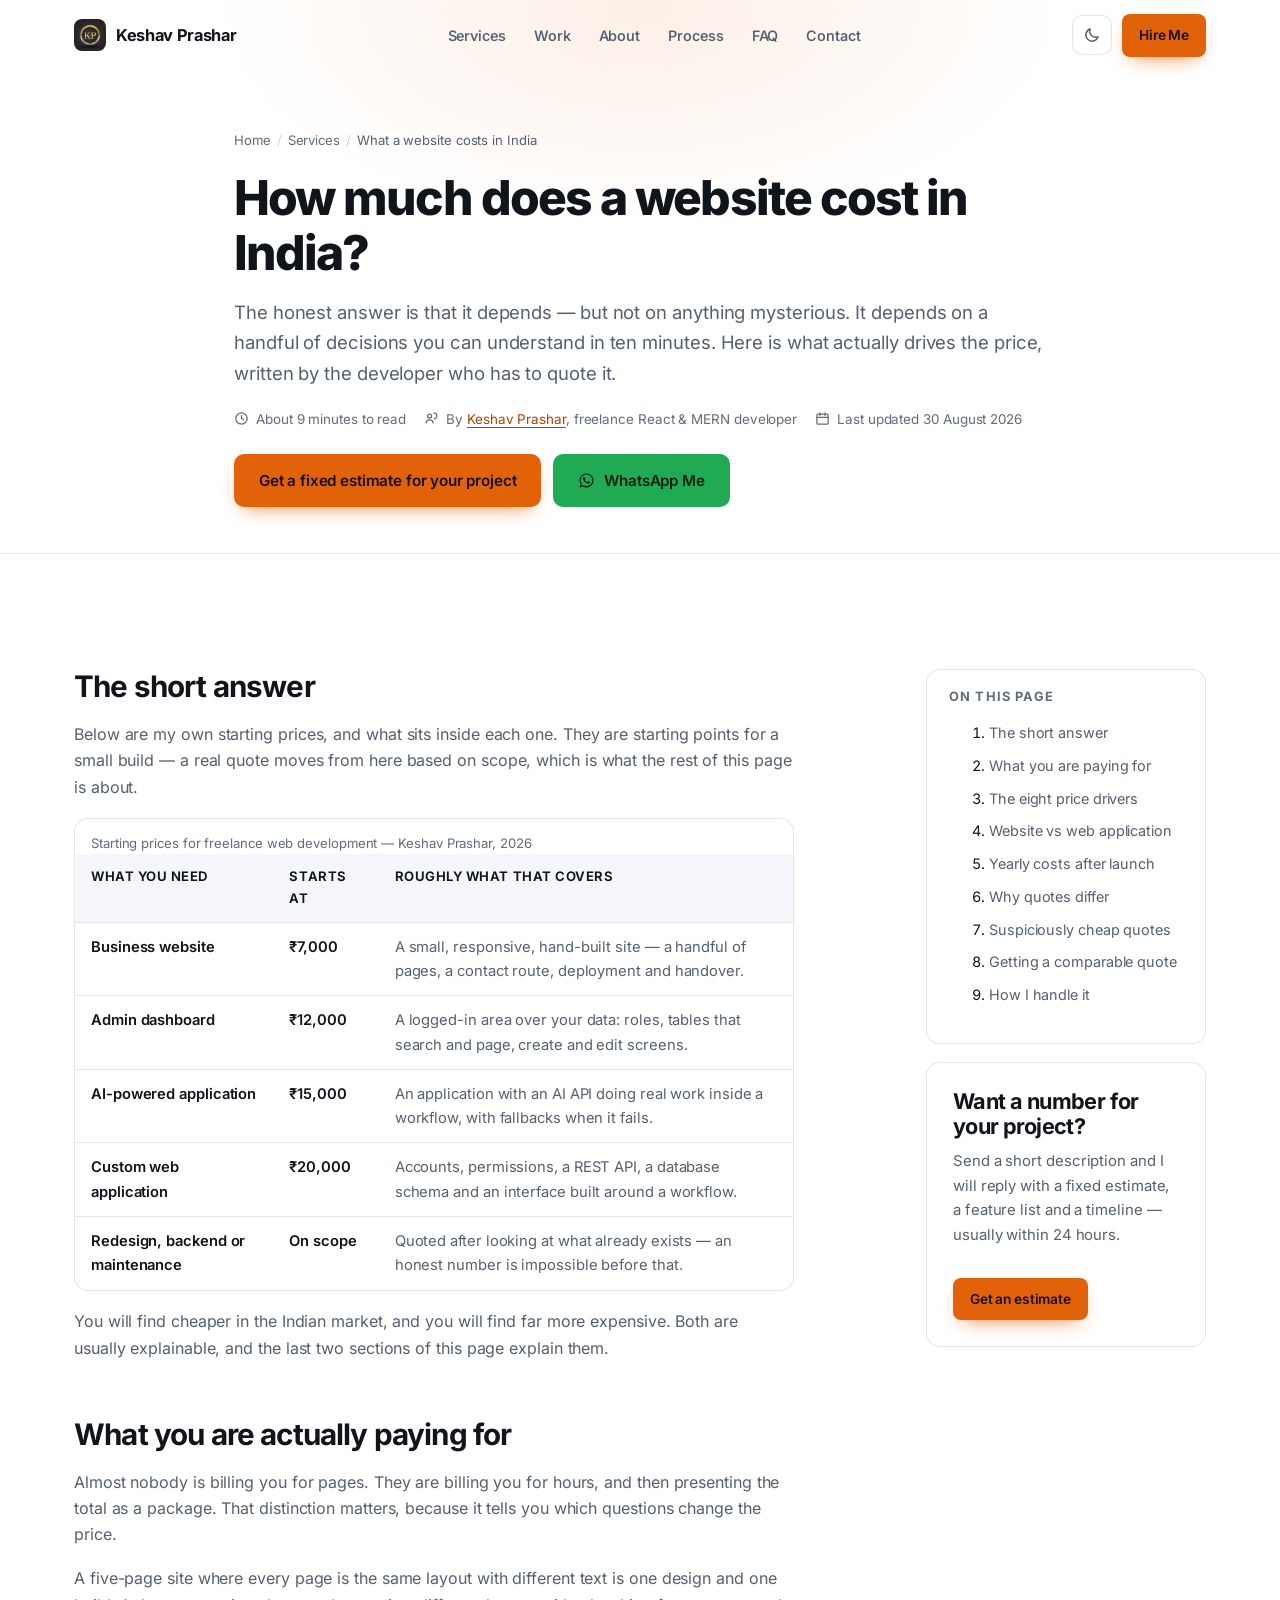
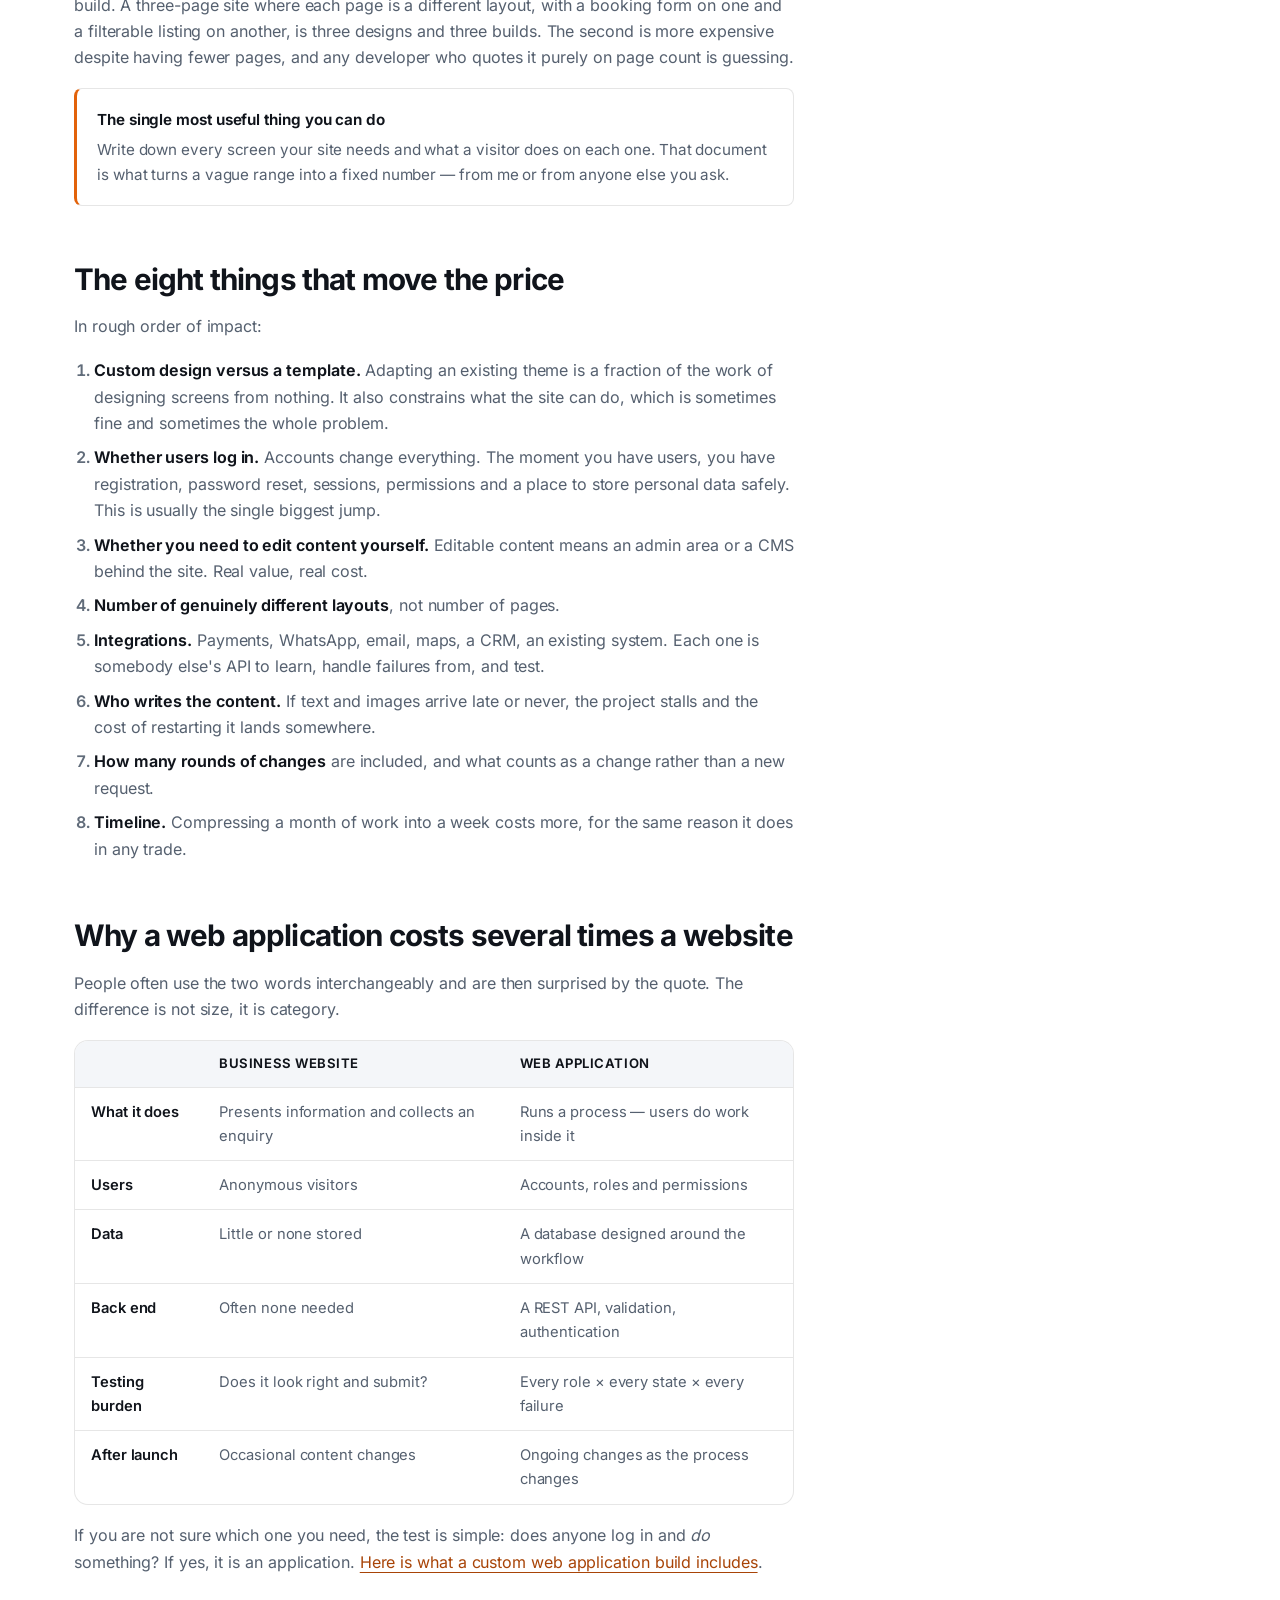
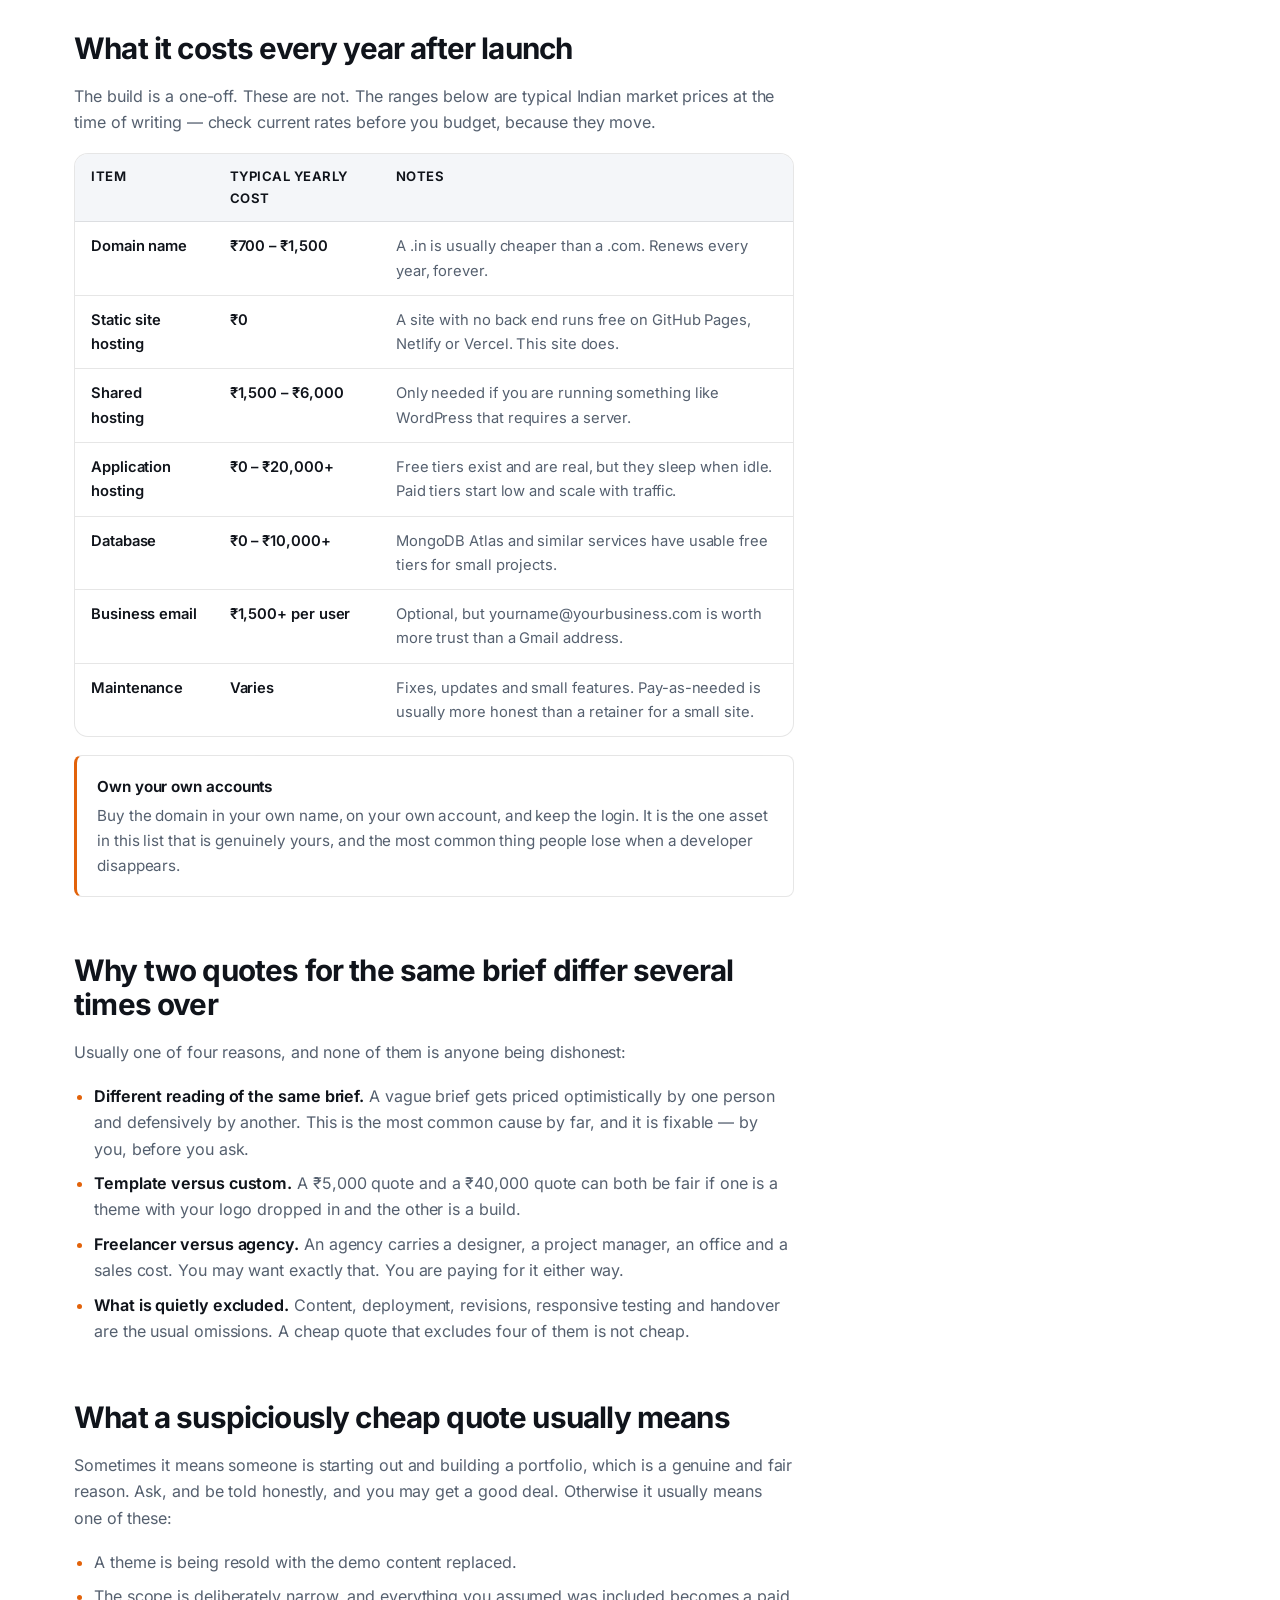
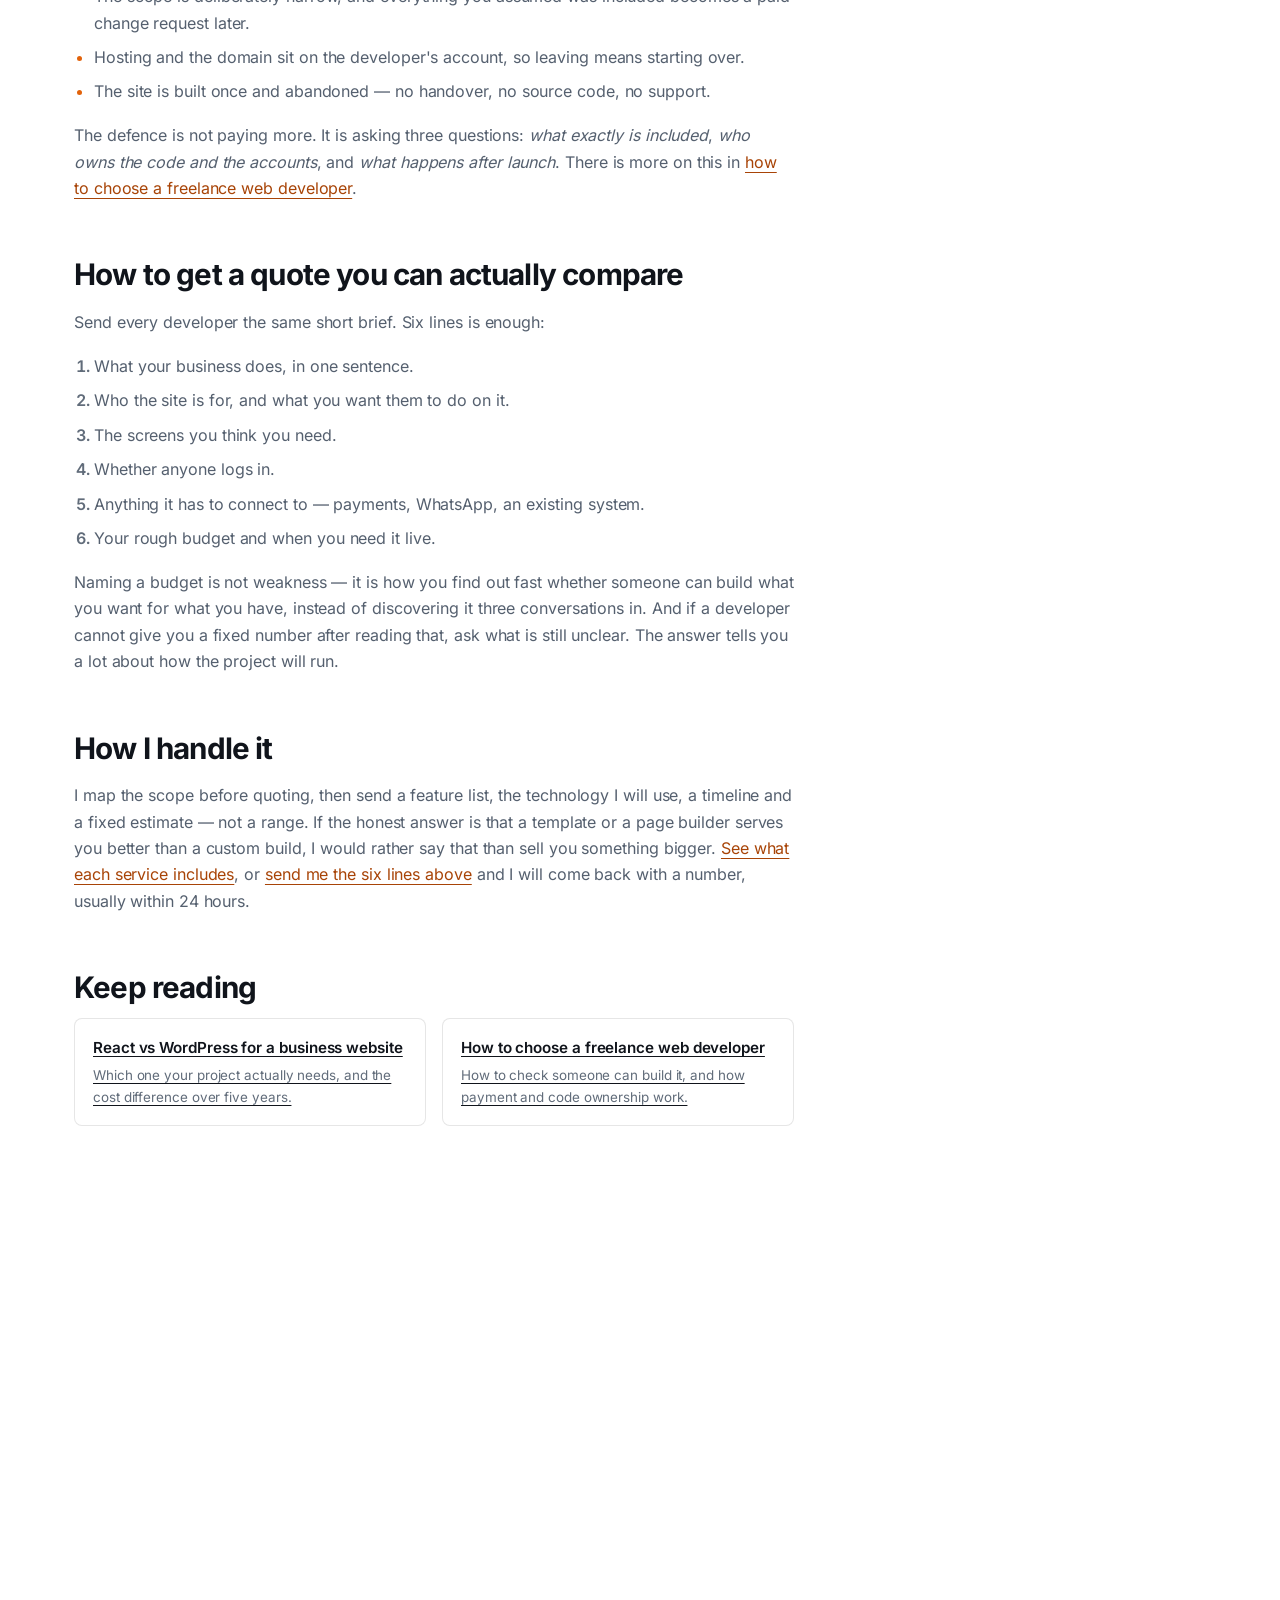
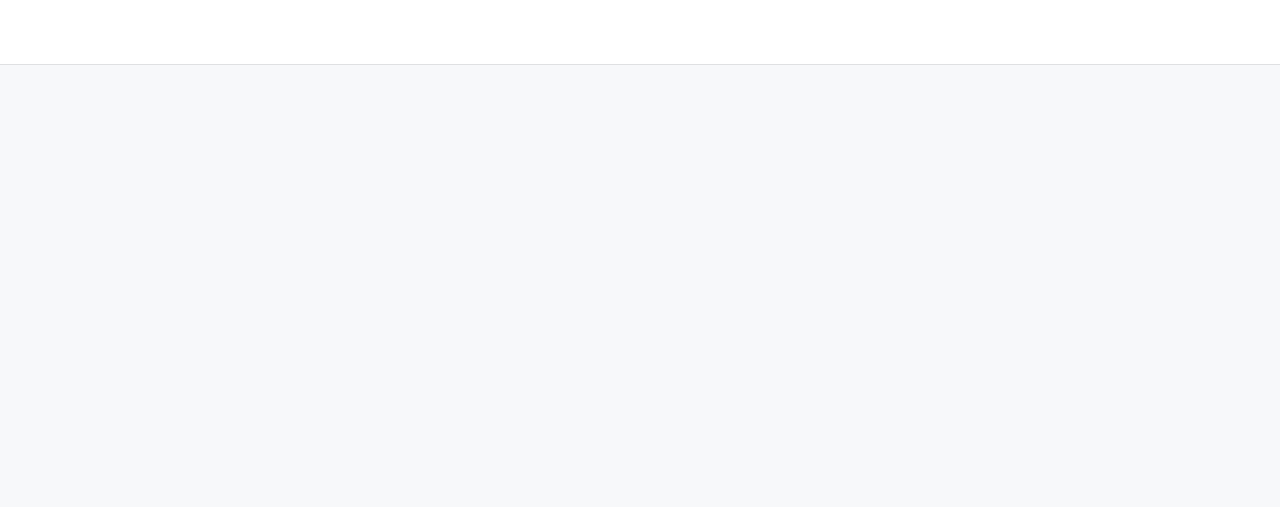
<file: website-development-cost-india/index.html>
<!DOCTYPE html>
<html lang="en-IN" data-theme="dark">

<head>
	<meta charset="utf-8">
	<meta name="viewport" content="width=device-width, initial-scale=1">
	<meta name="theme-color" content="#0b0d11">

	<title>How Much Does a Website Cost in India? An Honest Breakdown</title>
	<meta name="description" content="What a business website or custom web app really costs in India, what drives the price, why quotes differ, and what you pay every year after launch.">
	<link rel="canonical" href="https://keshavprash.github.io/Keshav-Dev/website-development-cost-india/">

	<!-- Open Graph -->
	<meta property="og:type" content="article">
	<meta property="og:site_name" content="Keshav Prashar">
	<meta property="og:title" content="How Much Does a Website Cost in India? An Honest Breakdown">
	<meta property="og:description" content="What a business website and a custom web application really cost in India, what drives the price up or down, why quotes for the same brief differ so much, and what you pay every year after launch.">
	<meta property="og:image" content="https://keshavprash.github.io/Keshav-Dev/images/og-cover.jpg">
	<meta property="og:image:type" content="image/jpeg">
	<meta property="og:image:alt" content="Keshav Prashar — freelance React.js &amp; MERN developer in India. Custom websites, web applications and AI-powered products.">
	<meta property="og:image:width" content="1200">
	<meta property="og:image:height" content="630">
	<meta property="og:url" content="https://keshavprash.github.io/Keshav-Dev/website-development-cost-india/">
	<meta property="og:locale" content="en_IN">

	<!-- Twitter -->
	<meta name="twitter:card" content="summary_large_image">
	<meta name="twitter:title" content="How Much Does a Website Cost in India? An Honest Breakdown">
	<meta name="twitter:description" content="What a business website and a custom web application really cost in India, what drives the price up or down, why quotes for the same brief differ so much, and what you pay every year after launch.">
	<meta name="twitter:image" content="https://keshavprash.github.io/Keshav-Dev/images/og-cover.jpg">
	<meta name="twitter:image:alt" content="Keshav Prashar — freelance React.js &amp; MERN developer in India. Custom websites, web applications and AI-powered products.">

	<script type="application/ld+json">
	{
		"@context": "https://schema.org",
		"@graph": [
			{
				"@type": "Article",
				"@id": "https://keshavprash.github.io/Keshav-Dev/website-development-cost-india/#article",
				"headline": "How Much Does a Website Cost in India? An Honest Breakdown",
				"description": "What a business website and a custom web application really cost in India, what drives the price up or down, why quotes for the same brief differ so much, and what you pay every year after launch.",
				"inLanguage": "en-IN",
				"datePublished": "2026-08-30",
				"dateModified": "2026-08-30",
				"author": { "@id": "https://keshavprash.github.io/Keshav-Dev/#person" },
				"publisher": { "@id": "https://keshavprash.github.io/Keshav-Dev/#person" },
				"image": "https://keshavprash.github.io/Keshav-Dev/images/og-cover.jpg",
				"mainEntityOfPage": { "@id": "https://keshavprash.github.io/Keshav-Dev/website-development-cost-india/#webpage" },
				"isPartOf": { "@id": "https://keshavprash.github.io/Keshav-Dev/#website" }
			},
			{
				"@type": "WebPage",
				"@id": "https://keshavprash.github.io/Keshav-Dev/website-development-cost-india/#webpage",
				"url": "https://keshavprash.github.io/Keshav-Dev/website-development-cost-india/",
				"name": "How Much Does a Website Cost in India? An Honest Breakdown",
				"inLanguage": "en-IN",
				"isPartOf": { "@id": "https://keshavprash.github.io/Keshav-Dev/#website" },
				"breadcrumb": { "@id": "https://keshavprash.github.io/Keshav-Dev/website-development-cost-india/#breadcrumb" }
			},
			{
				"@type": "Person",
				"@id": "https://keshavprash.github.io/Keshav-Dev/#person",
				"name": "Keshav Prashar",
				"jobTitle": "Freelance React.js & MERN Stack Developer",
				"url": "https://keshavprash.github.io/Keshav-Dev/",
				"email": "mailto:keshavprashar597@gmail.com",
				"address": {
					"@type": "PostalAddress",
					"addressLocality": "Jaipur",
					"addressRegion": "Rajasthan",
					"addressCountry": "IN"
				},
				"sameAs": [
					"https://github.com/keshavprash",
					"https://www.linkedin.com/in/keshav-prashar-9277b2256",
					"https://www.instagram.com/keshav_prashar_00/"
				]
			},
			{
				"@type": "BreadcrumbList",
				"@id": "https://keshavprash.github.io/Keshav-Dev/website-development-cost-india/#breadcrumb",
				"itemListElement": [
					{ "@type": "ListItem", "position": 1, "name": "Home", "item": "https://keshavprash.github.io/Keshav-Dev/" },
					{ "@type": "ListItem", "position": 2, "name": "What a website costs in India" }
				]
			}
		]
	}
	</script>
	<meta name="robots" content="index, follow, max-snippet:-1, max-image-preview:large, max-video-preview:-1">
	<meta name="author" content="Keshav Prashar">

	<link rel="icon" type="image/jpeg" href="../images/kp.jpg">
	<link rel="apple-touch-icon" href="../images/kp.jpg">

	<link rel="preload" href="../fonts/inter-latin.woff2" as="font" type="font/woff2" crossorigin>
	<link rel="stylesheet" href="../css/style.css">

	<!-- Every section is revealed by JS. If JS never runs, show the page rather than a blank one. -->
	<noscript><style>[data-reveal]{opacity:1!important;transform:none!important}</style></noscript>

	<script>
		// Restore the visitor's saved theme before first paint.
		(function () {
			try {
				var saved = localStorage.getItem('kp-theme');
				if (saved === 'light' || saved === 'dark') {
					document.documentElement.setAttribute('data-theme', saved);
				} else if (window.matchMedia('(prefers-color-scheme: light)').matches) {
					document.documentElement.setAttribute('data-theme', 'light');
				}
				var tc = document.querySelector('meta[name="theme-color"]');
				if (tc && document.documentElement.getAttribute('data-theme') === 'light') {
					tc.setAttribute('content', '#ffffff');
				}
			} catch (e) { /* keep the default dark theme */ }
		})();
	</script>
</head>

<body>
	<a class="skip-link" href="#main">Skip to main content</a>

	<header class="site-header">
		<div class="container">
			<nav class="nav" aria-label="Primary">
				<a class="brand" href="../">
					<img src="../images/kp.jpg" alt="" width="32" height="32" decoding="async">
					<span>Keshav Prashar</span>
				</a>

				<ul class="nav-links">
					<li><a href="../services/">Services</a></li>
					<li><a href="../#work">Work</a></li>
					<li><a href="../#about">About</a></li>
					<li><a href="../#process">Process</a></li>
					<li><a href="../#faq">FAQ</a></li>
					<li><a href="../#contact">Contact</a></li>
				</ul>

				<div class="nav-actions">
					<button class="icon-btn theme-toggle" type="button" aria-label="Switch to light theme">
						<svg class="icon-sun" viewBox="0 0 24 24" fill="none" stroke="currentColor" stroke-width="2" stroke-linecap="round" aria-hidden="true"><circle cx="12" cy="12" r="4.2"/><path d="M12 2v2.4M12 19.6V22M4.2 4.2l1.7 1.7M18.1 18.1l1.7 1.7M2 12h2.4M19.6 12H22M4.2 19.8l1.7-1.7M18.1 5.9l1.7-1.7"/></svg>
						<svg class="icon-moon" viewBox="0 0 24 24" fill="none" stroke="currentColor" stroke-width="2" stroke-linecap="round" stroke-linejoin="round" aria-hidden="true"><path d="M20 14.5A8.2 8.2 0 0 1 9.5 4 8.3 8.3 0 1 0 20 14.5z"/></svg>
					</button>

					<a class="btn btn--primary btn--sm btn--hire" href="../#contact">Hire Me</a>

					<button class="icon-btn nav-toggle" type="button" aria-expanded="false" aria-controls="mobile-menu" aria-label="Open menu">
						<svg viewBox="0 0 24 24" fill="none" stroke="currentColor" stroke-width="2" stroke-linecap="round" aria-hidden="true"><path d="M3 6h18M3 12h18M3 18h18"/></svg>
					</button>
				</div>
			</nav>
		</div>
	</header>

	<div class="mobile-menu" id="mobile-menu">
		<a href="../services/">Services</a>
		<a href="../#work">Work</a>
		<a href="../#about">About</a>
		<a href="../#process">Process</a>
		<a href="../#faq">FAQ</a>
		<a href="../#contact">Contact</a>
		<a class="btn btn--primary" href="../#quote-form">Get a Project Estimate</a>
	</div>

	<main id="main" tabindex="-1">
		<!-- ==================================================== PAGE HERO -->
		<section class="page-hero">
			<div class="container">
				<ol class="crumbs">
					<li><a href="../">Home</a></li>
					<li><a href="../services/">Services</a></li>
					<li><span aria-current="page">What a website costs in India</span></li>
				</ol>

				<h1>How much does a website cost in India?</h1>

				<p class="lede">
					The honest answer is that it depends — but not on anything mysterious. It depends on a
					handful of decisions you can understand in ten minutes. Here is what actually drives the
					price, written by the developer who has to quote it.
				</p>

				<div class="page-meta">
					<span>
						<svg viewBox="0 0 24 24" fill="none" stroke="currentColor" stroke-width="2" stroke-linecap="round" stroke-linejoin="round" aria-hidden="true"><circle cx="12" cy="12" r="9"/><path d="M12 7.5V12l3 2"/></svg>
						About 9 minutes to read
					</span>
					<span>
						<svg viewBox="0 0 24 24" fill="none" stroke="currentColor" stroke-width="2" stroke-linecap="round" stroke-linejoin="round" aria-hidden="true"><circle cx="9" cy="8" r="3.2"/><path d="M3.5 19c0-3 2.5-5 5.5-5s5.5 2 5.5 5"/><path d="M16 3.5a4.5 4.5 0 0 1 0 9"/></svg>
						<span>By <a href="../#about">Keshav Prashar</a>, freelance React &amp; MERN developer</span>
					</span>
					<span>
						<svg viewBox="0 0 24 24" fill="none" stroke="currentColor" stroke-width="2" stroke-linecap="round" stroke-linejoin="round" aria-hidden="true"><rect x="3" y="5" width="18" height="16" rx="2"/><path d="M3 10h18M8 3v4M16 3v4"/></svg>
						Last updated 30 August 2026
					</span>
				</div>
				<div class="hero-cta">
					<a class="btn btn--primary" href="../#quote-form">Get a fixed estimate for your project</a>
					<a class="btn btn--wa" href="https://wa.me/917633853037?text=Hi%20Keshav%2C%20I%20read%20your%20website%20cost%20guide%20and%20I%27d%20like%20a%20quote.%0A%0AWhat%20I%20need%3A%20%0ACurrent%20website%20%28if%20any%29%3A%20%0AResult%20I%20want%3A%20" target="_blank" rel="noopener" data-cta="whatsapp" data-cta-location="hero">
						<svg viewBox="0 0 24 24" fill="currentColor" aria-hidden="true"><path d="M12.04 2C6.6 2 2.2 6.4 2.2 11.84c0 1.74.46 3.44 1.32 4.94L2.05 22l5.35-1.4a9.8 9.8 0 0 0 4.64 1.18h.01c5.43 0 9.84-4.4 9.84-9.84 0-2.63-1.02-5.1-2.88-6.96A9.78 9.78 0 0 0 12.04 2zm0 17.94h-.01a8.2 8.2 0 0 1-4.16-1.14l-.3-.18-3.1.81.83-3.02-.2-.31a8.14 8.14 0 0 1-1.25-4.36c0-4.52 3.68-8.19 8.2-8.19a8.14 8.14 0 0 1 5.79 2.4 8.13 8.13 0 0 1 2.4 5.8c0 4.52-3.68 8.19-8.2 8.19zm4.5-6.13c-.25-.13-1.46-.72-1.68-.8-.23-.09-.39-.13-.56.12-.16.25-.64.8-.79.97-.14.16-.29.18-.54.06-.25-.13-1.04-.39-1.98-1.22-.73-.65-1.23-1.46-1.37-1.71-.14-.25-.02-.38.11-.5.11-.11.25-.29.37-.44.13-.15.17-.25.25-.42.08-.16.04-.31-.02-.44-.06-.12-.56-1.34-.76-1.84-.2-.48-.4-.42-.56-.43h-.48c-.16 0-.43.06-.65.31s-.85.83-.85 2.02.87 2.34.99 2.5c.12.17 1.71 2.61 4.14 3.66.58.25 1.03.4 1.38.51.58.19 1.11.16 1.53.1.47-.07 1.46-.6 1.66-1.18.21-.58.21-1.07.15-1.18-.06-.11-.23-.17-.48-.29z"/></svg>
						WhatsApp Me
					</a>
				</div>
			</div>
		</section>

		<section class="section">
			<div class="container">
				<div class="article-grid">
					<article class="prose" data-reveal>

						<h2 id="short-answer">The short answer</h2>
						<p>Below are my own starting prices, and what sits inside each one. They are starting
							points for a small build — a real quote moves from here based on scope, which is what
							the rest of this page is about.</p>

						<div class="table-wrap">
							<table class="dtable">
								<caption>Starting prices for freelance web development — Keshav Prashar, 2026</caption>
								<thead>
									<tr><th scope="col">What you need</th><th scope="col">Starts at</th><th scope="col">Roughly what that covers</th></tr>
								</thead>
								<tbody>
									<tr>
										<th scope="row">Business website</th>
										<td class="num">₹7,000</td>
										<td>A small, responsive, hand-built site — a handful of pages, a contact route, deployment and handover.</td>
									</tr>
									<tr>
										<th scope="row">Admin dashboard</th>
										<td class="num">₹12,000</td>
										<td>A logged-in area over your data: roles, tables that search and page, create and edit screens.</td>
									</tr>
									<tr>
										<th scope="row">AI-powered application</th>
										<td class="num">₹15,000</td>
										<td>An application with an AI API doing real work inside a workflow, with fallbacks when it fails.</td>
									</tr>
									<tr>
										<th scope="row">Custom web application</th>
										<td class="num">₹20,000</td>
										<td>Accounts, permissions, a REST API, a database schema and an interface built around a workflow.</td>
									</tr>
									<tr>
										<th scope="row">Redesign, backend or maintenance</th>
										<td class="num">On scope</td>
										<td>Quoted after looking at what already exists — an honest number is impossible before that.</td>
									</tr>
								</tbody>
							</table>
						</div>

						<p>You will find cheaper in the Indian market, and you will find far more expensive. Both
							are usually explainable, and the last two sections of this page explain them.</p>

						<h2 id="what-you-pay-for">What you are actually paying for</h2>
						<p>Almost nobody is billing you for pages. They are billing you for hours, and then
							presenting the total as a package. That distinction matters, because it tells you which
							questions change the price.</p>
						<p>A five-page site where every page is the same layout with different text is one design
							and one build. A three-page site where each page is a different layout, with a booking
							form on one and a filterable listing on another, is three designs and three builds. The
							second is more expensive despite having fewer pages, and any developer who quotes it
							purely on page count is guessing.</p>

						<div class="callout">
							<p><strong>The single most useful thing you can do</strong>
								Write down every screen your site needs and what a visitor does on each one. That
								document is what turns a vague range into a fixed number — from me or from anyone
								else you ask.</p>
						</div>

						<h2 id="price-drivers">The eight things that move the price</h2>
						<p>In rough order of impact:</p>
						<ol>
							<li><strong>Custom design versus a template.</strong> Adapting an existing theme is a
								fraction of the work of designing screens from nothing. It also constrains what the
								site can do, which is sometimes fine and sometimes the whole problem.</li>
							<li><strong>Whether users log in.</strong> Accounts change everything. The moment you
								have users, you have registration, password reset, sessions, permissions and a place
								to store personal data safely. This is usually the single biggest jump.</li>
							<li><strong>Whether you need to edit content yourself.</strong> Editable content means
								an admin area or a CMS behind the site. Real value, real cost.</li>
							<li><strong>Number of genuinely different layouts</strong>, not number of pages.</li>
							<li><strong>Integrations.</strong> Payments, WhatsApp, email, maps, a CRM, an existing
								system. Each one is somebody else's API to learn, handle failures from, and test.</li>
							<li><strong>Who writes the content.</strong> If text and images arrive late or never,
								the project stalls and the cost of restarting it lands somewhere.</li>
							<li><strong>How many rounds of changes</strong> are included, and what counts as a
								change rather than a new request.</li>
							<li><strong>Timeline.</strong> Compressing a month of work into a week costs more, for
								the same reason it does in any trade.</li>
						</ol>

						<h2 id="website-vs-app">Why a web application costs several times a website</h2>
						<p>People often use the two words interchangeably and are then surprised by the quote. The
							difference is not size, it is category.</p>

						<div class="table-wrap">
							<table class="dtable">
								<thead>
									<tr><th scope="col"></th><th scope="col">Business website</th><th scope="col">Web application</th></tr>
								</thead>
								<tbody>
									<tr><th scope="row">What it does</th><td>Presents information and collects an enquiry</td><td>Runs a process — users do work inside it</td></tr>
									<tr><th scope="row">Users</th><td>Anonymous visitors</td><td>Accounts, roles and permissions</td></tr>
									<tr><th scope="row">Data</th><td>Little or none stored</td><td>A database designed around the workflow</td></tr>
									<tr><th scope="row">Back end</th><td>Often none needed</td><td>A REST API, validation, authentication</td></tr>
									<tr><th scope="row">Testing burden</th><td>Does it look right and submit?</td><td>Every role × every state × every failure</td></tr>
									<tr><th scope="row">After launch</th><td>Occasional content changes</td><td>Ongoing changes as the process changes</td></tr>
								</tbody>
							</table>
						</div>

						<p>If you are not sure which one you need, the test is simple: does anyone log in and
							<em>do</em> something? If yes, it is an application.
							<a href="../services/#web-application">Here is what a custom web application build
							includes</a>.</p>

						<h2 id="running-costs">What it costs every year after launch</h2>
						<p>The build is a one-off. These are not. The ranges below are typical Indian market
							prices at the time of writing — check current rates before you budget, because they
							move.</p>

						<div class="table-wrap">
							<table class="dtable">
								<thead>
									<tr><th scope="col">Item</th><th scope="col">Typical yearly cost</th><th scope="col">Notes</th></tr>
								</thead>
								<tbody>
									<tr><th scope="row">Domain name</th><td class="num">₹700 – ₹1,500</td><td>A .in is usually cheaper than a .com. Renews every year, forever.</td></tr>
									<tr><th scope="row">Static site hosting</th><td class="num">₹0</td><td>A site with no back end runs free on GitHub Pages, Netlify or Vercel. This site does.</td></tr>
									<tr><th scope="row">Shared hosting</th><td class="num">₹1,500 – ₹6,000</td><td>Only needed if you are running something like WordPress that requires a server.</td></tr>
									<tr><th scope="row">Application hosting</th><td class="num">₹0 – ₹20,000+</td><td>Free tiers exist and are real, but they sleep when idle. Paid tiers start low and scale with traffic.</td></tr>
									<tr><th scope="row">Database</th><td class="num">₹0 – ₹10,000+</td><td>MongoDB Atlas and similar services have usable free tiers for small projects.</td></tr>
									<tr><th scope="row">Business email</th><td class="num">₹1,500+ per user</td><td>Optional, but yourname@yourbusiness.com is worth more trust than a Gmail address.</td></tr>
									<tr><th scope="row">Maintenance</th><td class="num">Varies</td><td>Fixes, updates and small features. Pay-as-needed is usually more honest than a retainer for a small site.</td></tr>
								</tbody>
							</table>
						</div>

						<div class="callout">
							<p><strong>Own your own accounts</strong>
								Buy the domain in your own name, on your own account, and keep the login. It is the
								one asset in this list that is genuinely yours, and the most common thing people
								lose when a developer disappears.</p>
						</div>

						<h2 id="why-quotes-differ">Why two quotes for the same brief differ several times over</h2>
						<p>Usually one of four reasons, and none of them is anyone being dishonest:</p>
						<ul>
							<li><strong>Different reading of the same brief.</strong> A vague brief gets priced
								optimistically by one person and defensively by another. This is the most common
								cause by far, and it is fixable — by you, before you ask.</li>
							<li><strong>Template versus custom.</strong> A ₹5,000 quote and a ₹40,000 quote can both
								be fair if one is a theme with your logo dropped in and the other is a build.</li>
							<li><strong>Freelancer versus agency.</strong> An agency carries a designer, a project
								manager, an office and a sales cost. You may want exactly that. You are paying for
								it either way.</li>
							<li><strong>What is quietly excluded.</strong> Content, deployment, revisions,
								responsive testing and handover are the usual omissions. A cheap quote that excludes
								four of them is not cheap.</li>
						</ul>

						<h2 id="cheap-quotes">What a suspiciously cheap quote usually means</h2>
						<p>Sometimes it means someone is starting out and building a portfolio, which is a genuine
							and fair reason. Ask, and be told honestly, and you may get a good deal. Otherwise it
							usually means one of these:</p>
						<ul>
							<li>A theme is being resold with the demo content replaced.</li>
							<li>The scope is deliberately narrow, and everything you assumed was included becomes a
								paid change request later.</li>
							<li>Hosting and the domain sit on the developer's account, so leaving means starting
								over.</li>
							<li>The site is built once and abandoned — no handover, no source code, no support.</li>
						</ul>
						<p>The defence is not paying more. It is asking three questions:
							<em>what exactly is included</em>, <em>who owns the code and the accounts</em>, and
							<em>what happens after launch</em>. There is more on this in
							<a href="../hire-freelance-web-developer-india/">how to choose a freelance web
							developer</a>.</p>

						<h2 id="get-a-quote">How to get a quote you can actually compare</h2>
						<p>Send every developer the same short brief. Six lines is enough:</p>
						<ol>
							<li>What your business does, in one sentence.</li>
							<li>Who the site is for, and what you want them to do on it.</li>
							<li>The screens you think you need.</li>
							<li>Whether anyone logs in.</li>
							<li>Anything it has to connect to — payments, WhatsApp, an existing system.</li>
							<li>Your rough budget and when you need it live.</li>
						</ol>
						<p>Naming a budget is not weakness — it is how you find out fast whether someone can build
							what you want for what you have, instead of discovering it three conversations in. And
							if a developer cannot give you a fixed number after reading that, ask what is still
							unclear. The answer tells you a lot about how the project will run.</p>

						<h2 id="how-i-quote">How I handle it</h2>
						<p>I map the scope before quoting, then send a feature list, the technology I will use, a
							timeline and a fixed estimate — not a range. If the honest answer is that a template or
							a page builder serves you better than a custom build, I would rather say that than sell
							you something bigger.
							<a href="../services/">See what each service includes</a>, or
							<a href="../#quote-form">send me the six lines above</a> and I will come back with a
							number, usually within 24 hours.</p>

						<h2 id="next">Keep reading</h2>
						<div class="next-reads">
							<a href="../react-vs-wordpress/">React vs WordPress for a business website
								<span>Which one your project actually needs, and the cost difference over five years.</span></a>
							<a href="../hire-freelance-web-developer-india/">How to choose a freelance web developer
								<span>How to check someone can build it, and how payment and code ownership work.</span></a>
						</div>
					</article>

					<aside class="article-side">
						<nav class="card toc" aria-label="On this page">
							<h2>On this page</h2>
							<ol>
								<li><a href="#short-answer">The short answer</a></li>
								<li><a href="#what-you-pay-for">What you are paying for</a></li>
								<li><a href="#price-drivers">The eight price drivers</a></li>
								<li><a href="#website-vs-app">Website vs web application</a></li>
								<li><a href="#running-costs">Yearly costs after launch</a></li>
								<li><a href="#why-quotes-differ">Why quotes differ</a></li>
								<li><a href="#cheap-quotes">Suspiciously cheap quotes</a></li>
								<li><a href="#get-a-quote">Getting a comparable quote</a></li>
								<li><a href="#how-i-quote">How I handle it</a></li>
							</ol>
						</nav>

						<div class="card">
							<h3>Want a number for your project?</h3>
							<p style="font-size:.93rem">Send a short description and I will reply with a fixed
								estimate, a feature list and a timeline — usually within 24 hours.</p>
							<a class="btn btn--primary btn--sm" href="../#contact" style="margin-top:14px">Get an estimate</a>
						</div>
					</aside>
				</div>
			</div>
		</section>

		<!-- ================================================= CLOSING CTA -->
		<section class="section section--tight" aria-label="Start a project">
			<div class="container">
				<div class="cta-band" data-reveal>
					<div>
						<h2>Tell me what you need built</h2>
						<p>Send a short description of the project and I'll come back with a clear plan, timeline
							and a fixed estimate — usually within 24 hours. Based in Jaipur, working remotely with
							clients across India and internationally.</p>
					</div>
					<div class="actions">
						<a class="btn btn--primary" href="../#quote-form">Get a Free Quote</a>
						<a class="btn btn--ghost" href="mailto:keshavprashar597@gmail.com?subject=Project%20enquiry" data-cta="email"><svg viewBox="0 0 24 24" fill="none" stroke="currentColor" stroke-width="2" stroke-linecap="round" stroke-linejoin="round" aria-hidden="true"><rect x="2.5" y="5" width="19" height="14" rx="2.5"/><path d="M3 7l9 6 9-6"/></svg>Email Me</a>
						<a class="btn btn--wa" href="https://wa.me/917633853037?text=Hi%20Keshav%2C%20I%20read%20your%20website%20cost%20guide%20and%20I%27d%20like%20a%20quote.%0A%0AWhat%20I%20need%3A%20%0ACurrent%20website%20%28if%20any%29%3A%20%0AResult%20I%20want%3A%20" target="_blank" rel="noopener" data-cta="whatsapp">
							<svg viewBox="0 0 24 24" fill="currentColor" aria-hidden="true"><path d="M12.04 2C6.6 2 2.2 6.4 2.2 11.84c0 1.74.46 3.44 1.32 4.94L2.05 22l5.35-1.4a9.8 9.8 0 0 0 4.64 1.18h.01c5.43 0 9.84-4.4 9.84-9.84 0-2.63-1.02-5.1-2.88-6.96A9.78 9.78 0 0 0 12.04 2zm0 17.94h-.01a8.2 8.2 0 0 1-4.16-1.14l-.3-.18-3.1.81.83-3.02-.2-.31a8.14 8.14 0 0 1-1.25-4.36c0-4.52 3.68-8.19 8.2-8.19a8.14 8.14 0 0 1 5.79 2.4 8.13 8.13 0 0 1 2.4 5.8c0 4.52-3.68 8.19-8.2 8.19zm4.5-6.13c-.25-.13-1.46-.72-1.68-.8-.23-.09-.39-.13-.56.12-.16.25-.64.8-.79.97-.14.16-.29.18-.54.06-.25-.13-1.04-.39-1.98-1.22-.73-.65-1.23-1.46-1.37-1.71-.14-.25-.02-.38.11-.5.11-.11.25-.29.37-.44.13-.15.17-.25.25-.42.08-.16.04-.31-.02-.44-.06-.12-.56-1.34-.76-1.84-.2-.48-.4-.42-.56-.43h-.48c-.16 0-.43.06-.65.31s-.85.83-.85 2.02.87 2.34.99 2.5c.12.17 1.71 2.61 4.14 3.66.58.25 1.03.4 1.38.51.58.19 1.11.16 1.53.1.47-.07 1.46-.6 1.66-1.18.21-.58.21-1.07.15-1.18-.06-.11-.23-.17-.48-.29z"/></svg>
							WhatsApp Me
						</a>
					</div>
				</div>
			</div>
		</section>
	</main>

	<!-- ============================================================ FOOTER -->
	<footer class="site-footer">
		<div class="container">
			<div class="footer-grid">
				<div class="footer-about">
					<a class="brand" href="../" style="margin-bottom:14px">
						<img src="../images/kp.jpg" alt="" width="32" height="32" loading="lazy" decoding="async">
						<span>Keshav Prashar</span>
					</a>
					<p>Freelance React.js &amp; MERN stack developer building modern websites, scalable web
						applications and AI-powered solutions for businesses and startups across India and
						internationally. Based in
						Jaipur, Rajasthan.</p>
					<ul class="social">
						<li><a href="https://github.com/keshavprash" target="_blank" rel="noopener" aria-label="GitHub" data-cta="github">
							<svg viewBox="0 0 24 24" fill="currentColor" aria-hidden="true"><path d="M12 2a10 10 0 0 0-3.16 19.49c.5.09.68-.22.68-.48v-1.7c-2.78.6-3.37-1.34-3.37-1.34-.45-1.16-1.11-1.47-1.11-1.47-.91-.62.07-.6.07-.6 1 .07 1.53 1.03 1.53 1.03.89 1.53 2.34 1.09 2.91.83.09-.65.35-1.09.63-1.34-2.22-.25-4.56-1.11-4.56-4.94 0-1.09.39-1.98 1.03-2.68-.1-.25-.45-1.27.1-2.65 0 0 .84-.27 2.75 1.02a9.5 9.5 0 0 1 5 0c1.91-1.29 2.75-1.02 2.75-1.02.55 1.38.2 2.4.1 2.65.64.7 1.03 1.59 1.03 2.68 0 3.84-2.34 4.69-4.57 4.94.36.31.68.92.68 1.85v2.74c0 .27.18.58.69.48A10 10 0 0 0 12 2z"/></svg>
						</a></li>
						<li><a href="https://www.linkedin.com/in/keshav-prashar-9277b2256" target="_blank" rel="noopener" aria-label="LinkedIn" data-cta="linkedin">
							<svg viewBox="0 0 24 24" fill="currentColor" aria-hidden="true"><path d="M6.94 8.5H3.56V21h3.38V8.5zM5.25 3a1.96 1.96 0 1 0 0 3.92 1.96 1.96 0 0 0 0-3.92zM21 13.9c0-3.4-1.82-4.98-4.24-4.98-1.96 0-2.83 1.08-3.32 1.83V8.5H10.1c.04.95 0 12.5 0 12.5h3.34v-6.98c0-.3.02-.6.11-.82.24-.6.79-1.22 1.72-1.22 1.21 0 1.7.92 1.7 2.28V21H21v-7.1z"/></svg>
						</a></li>
						<li><a href="https://www.instagram.com/keshav_prashar_00/" target="_blank" rel="noopener" aria-label="Instagram" data-cta="instagram">
							<svg viewBox="0 0 24 24" fill="none" stroke="currentColor" stroke-width="1.9" aria-hidden="true"><rect x="3" y="3" width="18" height="18" rx="5"/><circle cx="12" cy="12" r="4"/><circle cx="17.2" cy="6.8" r="1.1" fill="currentColor" stroke="none"/></svg>
						</a></li>
					</ul>
				</div>

				<div>
					<h3>Explore</h3>
					<ul class="footer-links">
						<li><a href="../services/">Web development services</a></li>
						<li><a href="../ai-web-development/">AI web application development</a></li>
						<li><a href="../website-developer-jaipur/">Website developer in Jaipur</a></li>
						<li><a href="../website-redesign/">Website redesign: 8 signs</a></li>
						<li><a href="../#work">Featured work</a></li>
						<li><a href="../#about">About Keshav</a></li>
						<li><a href="../#process">How I work</a></li>
						<li><a href="../#faq">Freelance FAQ</a></li>
					</ul>
				</div>

				<div>
					<h3>Guides for clients</h3>
					<ul class="footer-links">
						<li><a href="../website-development-cost-india/">What a website costs in India</a></li>
						<li><a href="../react-vs-wordpress/">React vs WordPress</a></li>
						<li><a href="../hire-freelance-web-developer-india/">Choosing a freelance developer</a></li>
						<li><a href="mailto:keshavprashar597@gmail.com" data-cta="email">keshavprashar597@gmail.com</a></li>
						<li><a href="https://wa.me/917633853037?text=Hi%20Keshav%2C%20I%20read%20your%20website%20cost%20guide%20and%20I%27d%20like%20a%20quote.%0A%0AWhat%20I%20need%3A%20%0ACurrent%20website%20%28if%20any%29%3A%20%0AResult%20I%20want%3A%20" target="_blank" rel="noopener" data-cta="whatsapp" data-cta-location="footer">WhatsApp</a></li>
					</ul>
				</div>
			</div>

			<div class="footer-bottom">
				<p>&copy; <span id="year">2026</span> Keshav Prashar. All rights reserved.</p>
				<p>Based in Jaipur, Rajasthan (IST) — working remotely with clients across India and worldwide.</p>
			</div>
		</div>
	</footer>

	<div class="mobile-cta" aria-label="Quick contact">
		<a class="btn btn--wa btn--sm" href="https://wa.me/917633853037?text=Hi%20Keshav%2C%20I%20read%20your%20website%20cost%20guide%20and%20I%27d%20like%20a%20quote.%0A%0AWhat%20I%20need%3A%20%0ACurrent%20website%20%28if%20any%29%3A%20%0AResult%20I%20want%3A%20" target="_blank" rel="noopener" data-cta="whatsapp" data-cta-location="sticky">
			<svg viewBox="0 0 24 24" fill="currentColor" aria-hidden="true"><path d="M12.04 2C6.6 2 2.2 6.4 2.2 11.84c0 1.74.46 3.44 1.32 4.94L2.05 22l5.35-1.4a9.8 9.8 0 0 0 4.64 1.18h.01c5.43 0 9.84-4.4 9.84-9.84 0-2.63-1.02-5.1-2.88-6.96A9.78 9.78 0 0 0 12.04 2zm0 17.94h-.01a8.2 8.2 0 0 1-4.16-1.14l-.3-.18-3.1.81.83-3.02-.2-.31a8.14 8.14 0 0 1-1.25-4.36c0-4.52 3.68-8.19 8.2-8.19a8.14 8.14 0 0 1 5.79 2.4 8.13 8.13 0 0 1 2.4 5.8c0 4.52-3.68 8.19-8.2 8.19zm4.5-6.13c-.25-.13-1.46-.72-1.68-.8-.23-.09-.39-.13-.56.12-.16.25-.64.8-.79.97-.14.16-.29.18-.54.06-.25-.13-1.04-.39-1.98-1.22-.73-.65-1.23-1.46-1.37-1.71-.14-.25-.02-.38.11-.5.11-.11.25-.29.37-.44.13-.15.17-.25.25-.42.08-.16.04-.31-.02-.44-.06-.12-.56-1.34-.76-1.84-.2-.48-.4-.42-.56-.43h-.48c-.16 0-.43.06-.65.31s-.85.83-.85 2.02.87 2.34.99 2.5c.12.17 1.71 2.61 4.14 3.66.58.25 1.03.4 1.38.51.58.19 1.11.16 1.53.1.47-.07 1.46-.6 1.66-1.18.21-.58.21-1.07.15-1.18-.06-.11-.23-.17-.48-.29z"/></svg>
			WhatsApp
		</a>
		<a class="btn btn--primary btn--sm" href="../#quote-form" data-cta-location="sticky">Get a Free Quote</a>
	</div>

	<button class="to-top" type="button" aria-label="Back to top">
		<svg viewBox="0 0 24 24" fill="none" stroke="currentColor" stroke-width="2.2" stroke-linecap="round" stroke-linejoin="round" aria-hidden="true"><path d="M12 19V5M6 11l6-6 6 6"/></svg>
	</button>

	<script src="../js/main.js" defer></script>
</body>

</html>
</file>
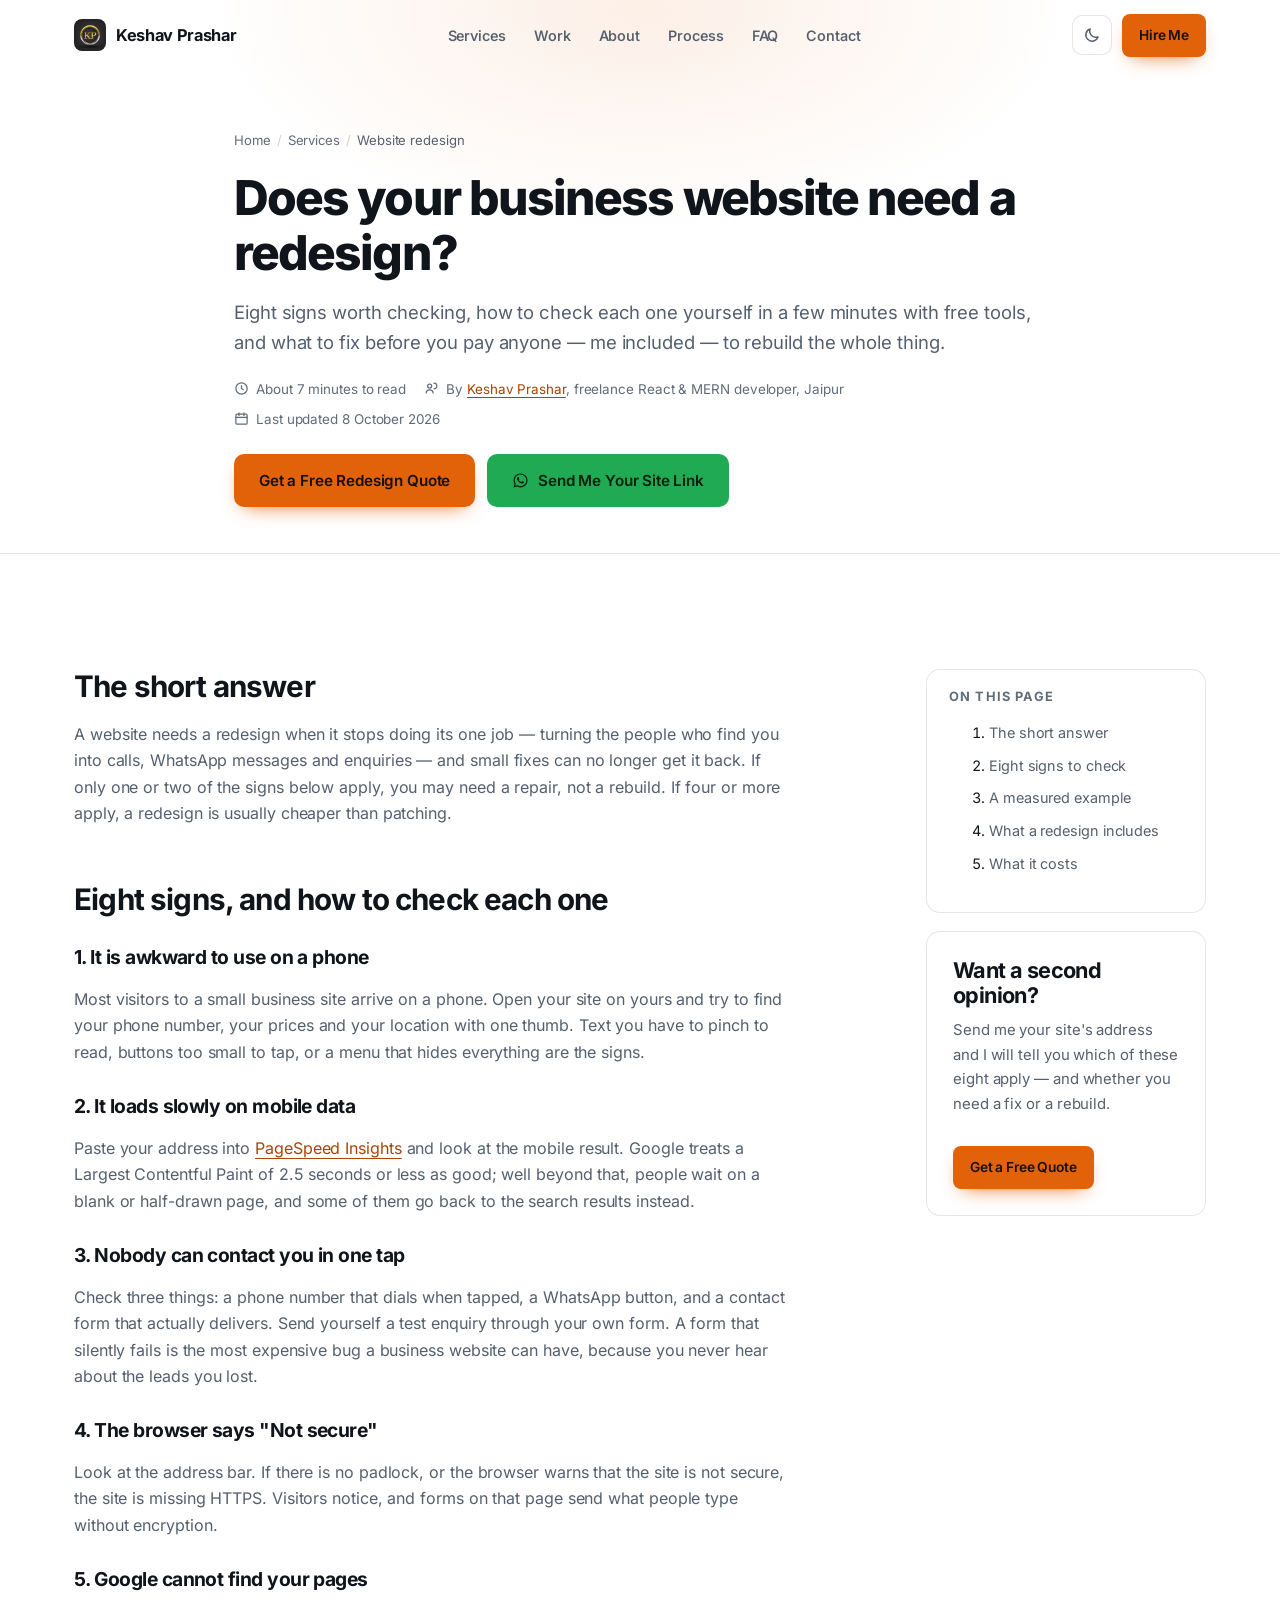
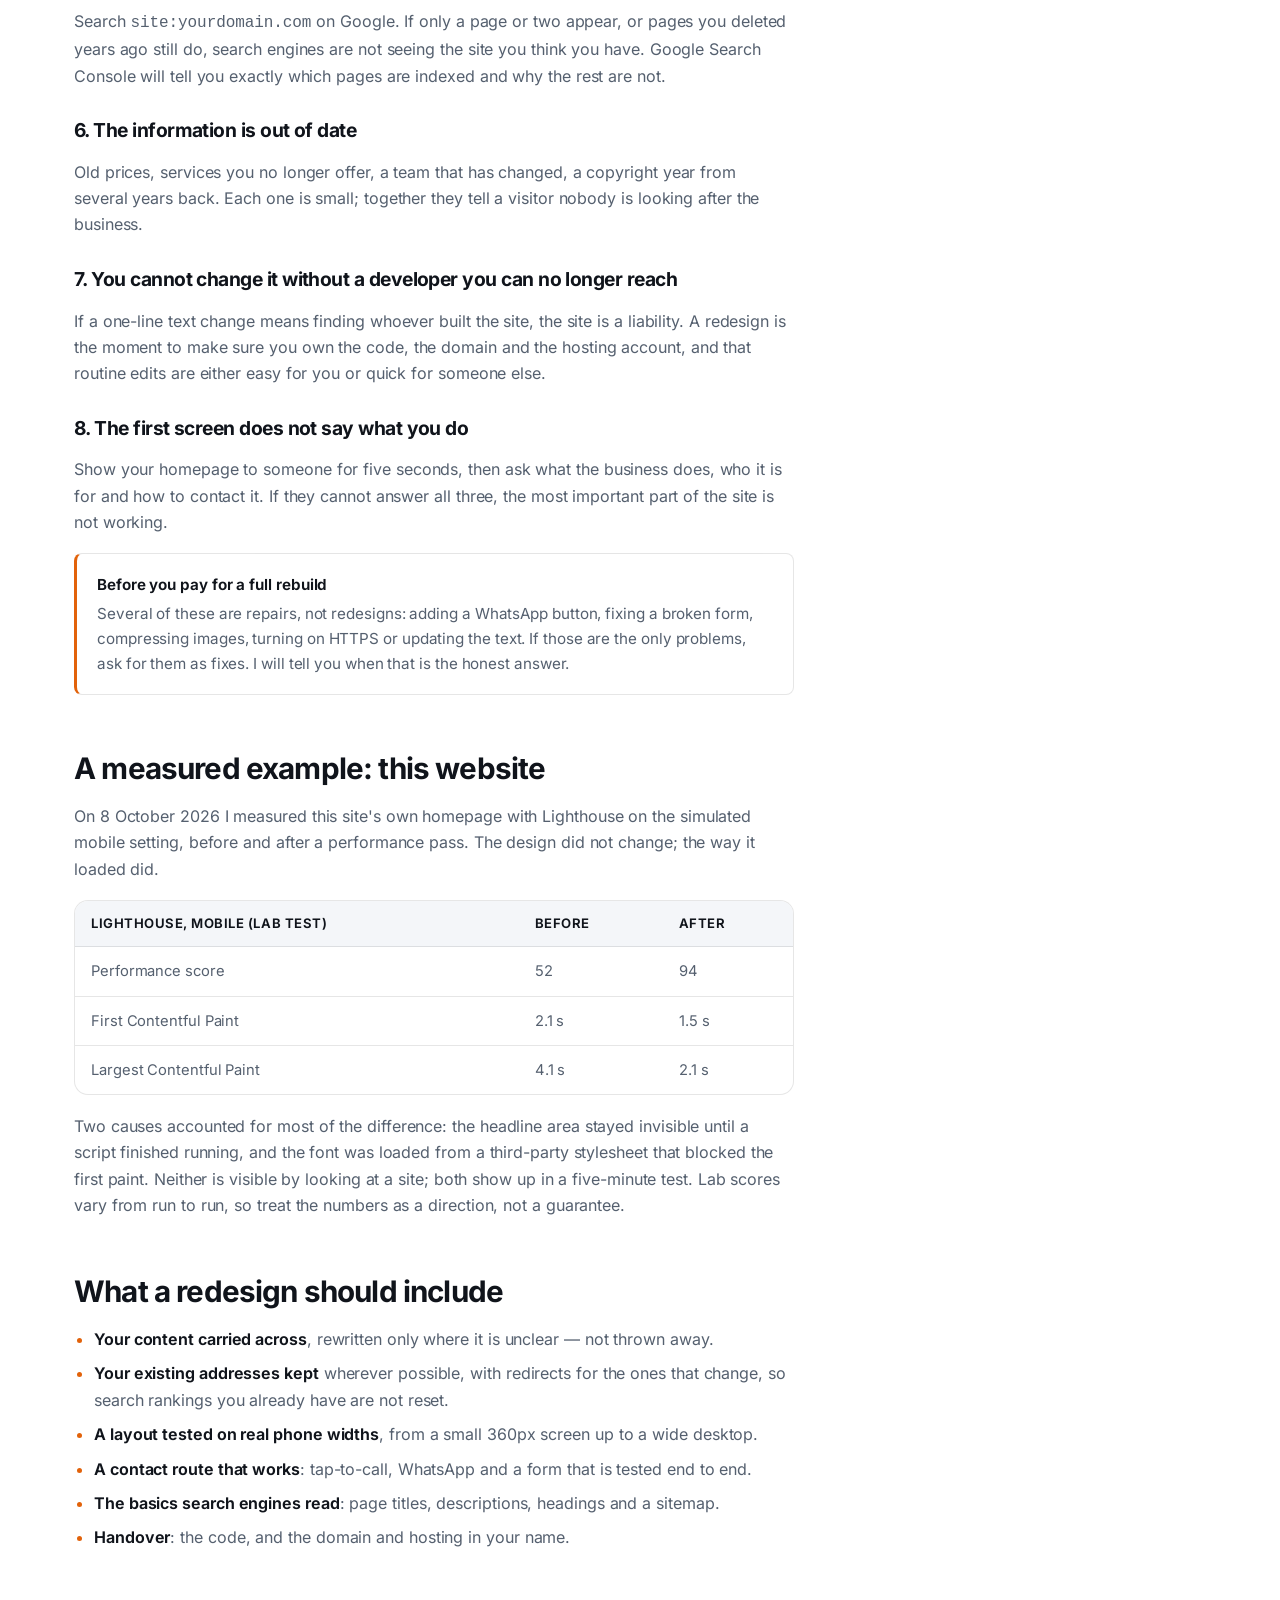
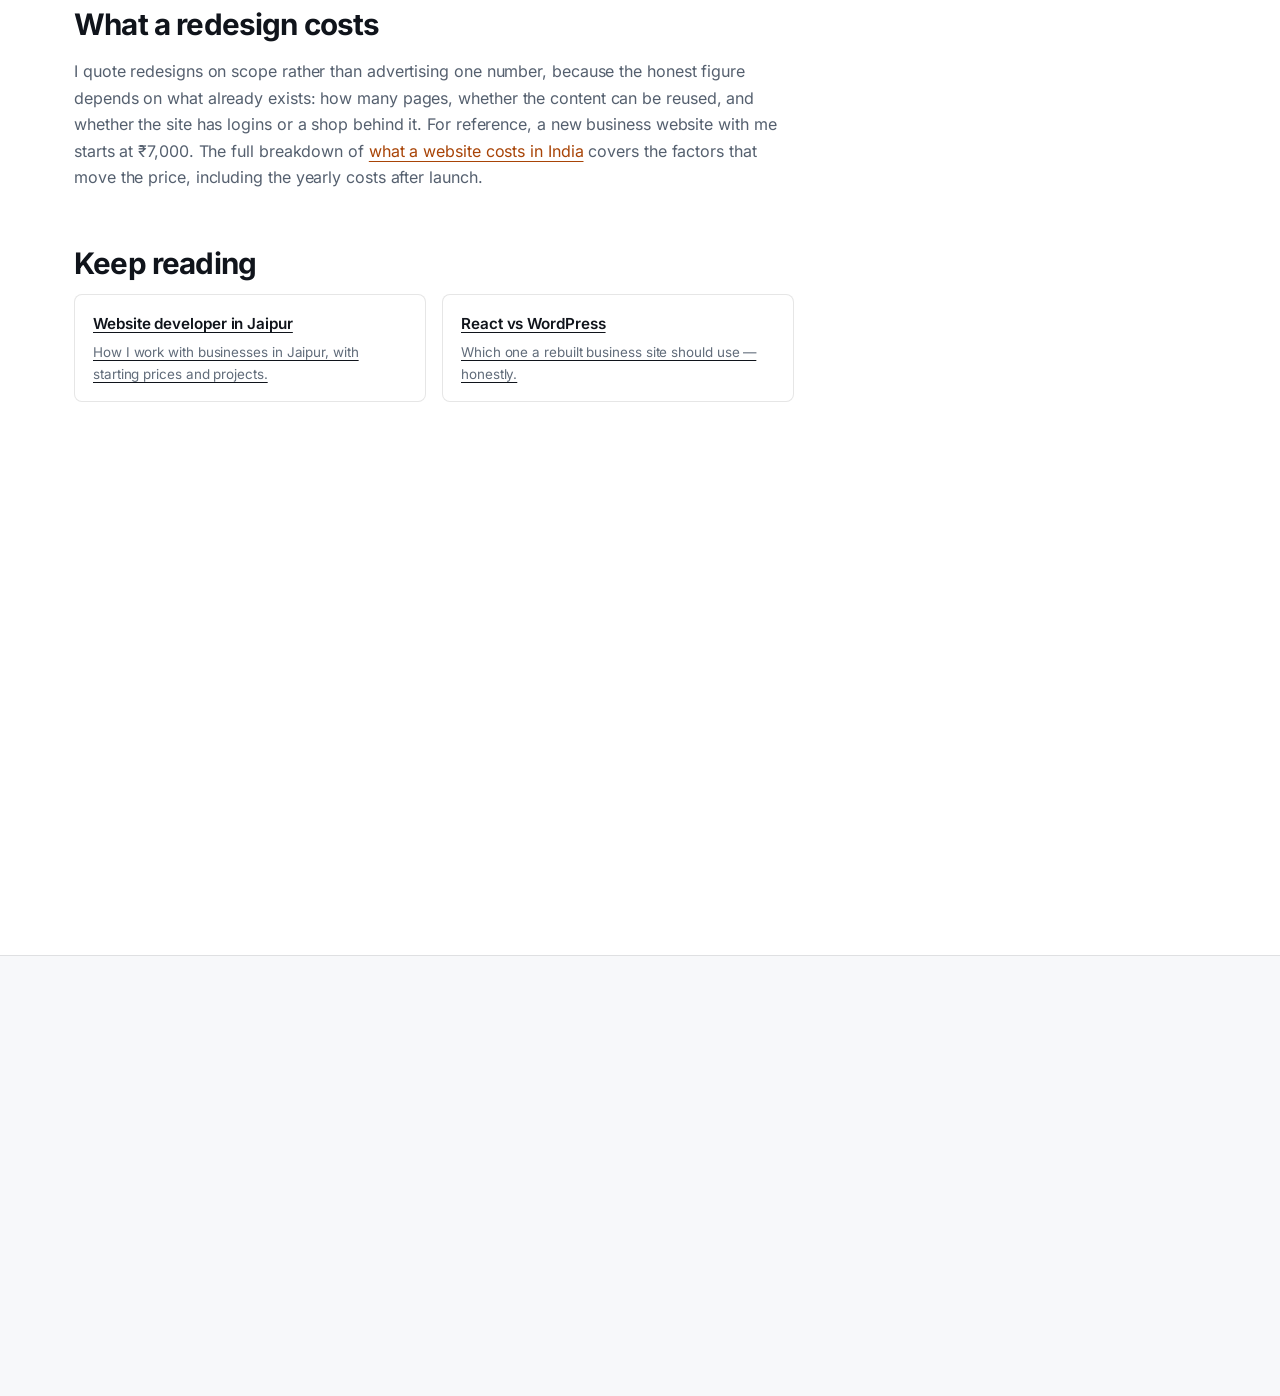
<file: website-redesign/index.html>
<!DOCTYPE html>
<html lang="en-IN" data-theme="dark">

<head>
	<meta charset="utf-8">
	<meta name="viewport" content="width=device-width, initial-scale=1">
	<meta name="theme-color" content="#0b0d11">

	<title>Does Your Business Website Need a Redesign? 8 Signs</title>
	<meta name="description" content="Eight signs a business website needs a redesign, how to check each one in minutes with free tools, what to fix before rebuilding, and how redesigns are priced.">
	<link rel="canonical" href="https://keshavprash.github.io/Keshav-Dev/website-redesign/">
	<meta name="robots" content="index, follow, max-snippet:-1, max-image-preview:large, max-video-preview:-1">
	<meta name="author" content="Keshav Prashar">

	<!-- Open Graph -->
	<meta property="og:type" content="article">
	<meta property="og:site_name" content="Keshav Prashar">
	<meta property="og:title" content="Does Your Business Website Need a Redesign? 8 Signs">
	<meta property="og:description" content="Eight signs a business website needs a redesign, and how to check each one yourself in a few minutes — from a developer who measured his own site before and after.">
	<meta property="og:image" content="https://keshavprash.github.io/Keshav-Dev/images/og-cover.jpg">
	<meta property="og:image:type" content="image/jpeg">
	<meta property="og:image:alt" content="Keshav Prashar — freelance React.js &amp; MERN developer in India. Custom websites, web applications and AI-powered products.">
	<meta property="og:image:width" content="1200">
	<meta property="og:image:height" content="630">
	<meta property="og:url" content="https://keshavprash.github.io/Keshav-Dev/website-redesign/">
	<meta property="og:locale" content="en_IN">

	<!-- Twitter -->
	<meta name="twitter:card" content="summary_large_image">
	<meta name="twitter:title" content="Does Your Business Website Need a Redesign? 8 Signs">
	<meta name="twitter:description" content="Eight signs a business website needs a redesign, and how to check each one yourself in a few minutes.">
	<meta name="twitter:image" content="https://keshavprash.github.io/Keshav-Dev/images/og-cover.jpg">
	<meta name="twitter:image:alt" content="Keshav Prashar — freelance React.js &amp; MERN developer in India. Custom websites, web applications and AI-powered products.">

	<script type="application/ld+json">
	{
		"@context": "https://schema.org",
		"@graph": [
			{
				"@type": "WebPage",
				"@id": "https://keshavprash.github.io/Keshav-Dev/website-redesign/#webpage",
				"url": "https://keshavprash.github.io/Keshav-Dev/website-redesign/",
				"name": "Does Your Business Website Need a Redesign? 8 Signs",
				"inLanguage": "en-IN",
				"isPartOf": { "@id": "https://keshavprash.github.io/Keshav-Dev/#website" },
				"breadcrumb": { "@id": "https://keshavprash.github.io/Keshav-Dev/website-redesign/#breadcrumb" }
			},
			{
				"@type": "Article",
				"@id": "https://keshavprash.github.io/Keshav-Dev/website-redesign/#article",
				"headline": "Does Your Business Website Need a Redesign? 8 Signs",
				"description": "Eight signs a business website needs a redesign, how to check each one with free tools, what to fix before rebuilding, and how redesigns are priced.",
				"inLanguage": "en-IN",
				"datePublished": "2026-10-08",
				"dateModified": "2026-10-08",
				"author": { "@id": "https://keshavprash.github.io/Keshav-Dev/#person" },
				"publisher": { "@id": "https://keshavprash.github.io/Keshav-Dev/#person" },
				"image": "https://keshavprash.github.io/Keshav-Dev/images/og-cover.jpg",
				"mainEntityOfPage": { "@id": "https://keshavprash.github.io/Keshav-Dev/website-redesign/#webpage" },
				"isPartOf": { "@id": "https://keshavprash.github.io/Keshav-Dev/#website" }
			},
			{
				"@type": "Person",
				"@id": "https://keshavprash.github.io/Keshav-Dev/#person",
				"name": "Keshav Prashar",
				"jobTitle": "Freelance React.js & MERN Stack Developer",
				"url": "https://keshavprash.github.io/Keshav-Dev/",
				"email": "mailto:keshavprashar597@gmail.com",
				"telephone": "+91-7633853037",
				"address": {
					"@type": "PostalAddress",
					"addressLocality": "Jaipur",
					"addressRegion": "Rajasthan",
					"addressCountry": "IN"
				},
				"sameAs": [
					"https://github.com/keshavprash",
					"https://www.linkedin.com/in/keshav-prashar-9277b2256",
					"https://www.instagram.com/keshav_prashar_00/"
				]
			},
			{
				"@type": "BreadcrumbList",
				"@id": "https://keshavprash.github.io/Keshav-Dev/website-redesign/#breadcrumb",
				"itemListElement": [
					{ "@type": "ListItem", "position": 1, "name": "Home", "item": "https://keshavprash.github.io/Keshav-Dev/" },
					{ "@type": "ListItem", "position": 2, "name": "Services", "item": "https://keshavprash.github.io/Keshav-Dev/services/" },
					{ "@type": "ListItem", "position": 3, "name": "Website redesign" }
				]
			}
		]
	}
	</script>

	<link rel="icon" type="image/jpeg" href="../images/kp.jpg">
	<link rel="apple-touch-icon" href="../images/kp.jpg">

	<link rel="preload" href="../fonts/inter-latin.woff2" as="font" type="font/woff2" crossorigin>
	<link rel="stylesheet" href="../css/style.css">

	<!-- Every section is revealed by JS. If JS never runs, show the page rather than a blank one. -->
	<noscript><style>[data-reveal]{opacity:1!important;transform:none!important}</style></noscript>

	<script>
		// Restore the visitor's saved theme before first paint.
		(function () {
			try {
				var saved = localStorage.getItem('kp-theme');
				if (saved === 'light' || saved === 'dark') {
					document.documentElement.setAttribute('data-theme', saved);
				} else if (window.matchMedia('(prefers-color-scheme: light)').matches) {
					document.documentElement.setAttribute('data-theme', 'light');
				}
				var tc = document.querySelector('meta[name="theme-color"]');
				if (tc && document.documentElement.getAttribute('data-theme') === 'light') {
					tc.setAttribute('content', '#ffffff');
				}
			} catch (e) { /* keep the default dark theme */ }
		})();
	</script>
</head>

<body data-track-view="service_view">
	<a class="skip-link" href="#main">Skip to main content</a>

	<header class="site-header">
		<div class="container">
			<nav class="nav" aria-label="Primary">
				<a class="brand" href="../">
					<img src="../images/kp.jpg" alt="" width="32" height="32" decoding="async">
					<span>Keshav Prashar</span>
				</a>

				<ul class="nav-links">
					<li><a href="../services/">Services</a></li>
					<li><a href="../#work">Work</a></li>
					<li><a href="../#about">About</a></li>
					<li><a href="../#process">Process</a></li>
					<li><a href="../#faq">FAQ</a></li>
					<li><a href="../#contact">Contact</a></li>
				</ul>

				<div class="nav-actions">
					<button class="icon-btn theme-toggle" type="button" aria-label="Switch to light theme">
						<svg class="icon-sun" viewBox="0 0 24 24" fill="none" stroke="currentColor" stroke-width="2" stroke-linecap="round" aria-hidden="true"><circle cx="12" cy="12" r="4.2"/><path d="M12 2v2.4M12 19.6V22M4.2 4.2l1.7 1.7M18.1 18.1l1.7 1.7M2 12h2.4M19.6 12H22M4.2 19.8l1.7-1.7M18.1 5.9l1.7-1.7"/></svg>
						<svg class="icon-moon" viewBox="0 0 24 24" fill="none" stroke="currentColor" stroke-width="2" stroke-linecap="round" stroke-linejoin="round" aria-hidden="true"><path d="M20 14.5A8.2 8.2 0 0 1 9.5 4 8.3 8.3 0 1 0 20 14.5z"/></svg>
					</button>

					<a class="btn btn--primary btn--sm btn--hire" href="../#contact">Hire Me</a>

					<button class="icon-btn nav-toggle" type="button" aria-expanded="false" aria-controls="mobile-menu" aria-label="Open menu">
						<svg viewBox="0 0 24 24" fill="none" stroke="currentColor" stroke-width="2" stroke-linecap="round" aria-hidden="true"><path d="M3 6h18M3 12h18M3 18h18"/></svg>
					</button>
				</div>
			</nav>
		</div>
	</header>

	<div class="mobile-menu" id="mobile-menu">
		<a href="../services/">Services</a>
		<a href="../#work">Work</a>
		<a href="../#about">About</a>
		<a href="../#process">Process</a>
		<a href="../#faq">FAQ</a>
		<a href="../#contact">Contact</a>
		<a class="btn btn--primary" href="../#quote-form">Get a Project Estimate</a>
	</div>

	<main id="main" tabindex="-1">
		<!-- ==================================================== PAGE HERO -->
		<section class="page-hero">
			<div class="container">
				<ol class="crumbs">
					<li><a href="../">Home</a></li>
					<li><a href="../services/">Services</a></li>
					<li><span aria-current="page">Website redesign</span></li>
				</ol>

				<h1>Does your business website need a redesign?</h1>

				<p class="lede">
					Eight signs worth checking, how to check each one yourself in a few minutes with free tools,
					and what to fix before you pay anyone — me included — to rebuild the whole thing.
				</p>

				<div class="page-meta">
					<span>
						<svg viewBox="0 0 24 24" fill="none" stroke="currentColor" stroke-width="2" stroke-linecap="round" stroke-linejoin="round" aria-hidden="true"><circle cx="12" cy="12" r="9"/><path d="M12 7.5V12l3 2"/></svg>
						About 7 minutes to read
					</span>
					<span>
						<svg viewBox="0 0 24 24" fill="none" stroke="currentColor" stroke-width="2" stroke-linecap="round" stroke-linejoin="round" aria-hidden="true"><circle cx="9" cy="8" r="3.2"/><path d="M3.5 19c0-3 2.5-5 5.5-5s5.5 2 5.5 5"/><path d="M16 3.5a4.5 4.5 0 0 1 0 9"/></svg>
						<span>By <a href="../#about">Keshav Prashar</a>, freelance React &amp; MERN developer, Jaipur</span>
					</span>
					<span>
						<svg viewBox="0 0 24 24" fill="none" stroke="currentColor" stroke-width="2" stroke-linecap="round" stroke-linejoin="round" aria-hidden="true"><rect x="3" y="5" width="18" height="16" rx="2"/><path d="M3 10h18M8 3v4M16 3v4"/></svg>
						Last updated 8 October 2026
					</span>
				</div>
				<div class="hero-cta">
					<a class="btn btn--primary" href="../?service=Website%20Redesign#quote-form" data-cta="quote" data-cta-location="hero">Get a Free Redesign Quote</a>
					<a class="btn btn--wa" href="https://wa.me/917633853037?text=Hi%20Keshav%2C%20I%20read%20your%20website%20redesign%20guide.%20Could%20you%20look%20at%20my%20site%3F%0A%0AMy%20website%3A%20%0AWhat%20bothers%20me%20about%20it%3A%20" target="_blank" rel="noopener" data-cta="whatsapp" data-cta-location="hero">
						<svg viewBox="0 0 24 24" fill="currentColor" aria-hidden="true"><path d="M12.04 2C6.6 2 2.2 6.4 2.2 11.84c0 1.74.46 3.44 1.32 4.94L2.05 22l5.35-1.4a9.8 9.8 0 0 0 4.64 1.18h.01c5.43 0 9.84-4.4 9.84-9.84 0-2.63-1.02-5.1-2.88-6.96A9.78 9.78 0 0 0 12.04 2zm0 17.94h-.01a8.2 8.2 0 0 1-4.16-1.14l-.3-.18-3.1.81.83-3.02-.2-.31a8.14 8.14 0 0 1-1.25-4.36c0-4.52 3.68-8.19 8.2-8.19a8.14 8.14 0 0 1 5.79 2.4 8.13 8.13 0 0 1 2.4 5.8c0 4.52-3.68 8.19-8.2 8.19zm4.5-6.13c-.25-.13-1.46-.72-1.68-.8-.23-.09-.39-.13-.56.12-.16.25-.64.8-.79.97-.14.16-.29.18-.54.06-.25-.13-1.04-.39-1.98-1.22-.73-.65-1.23-1.46-1.37-1.71-.14-.25-.02-.38.11-.5.11-.11.25-.29.37-.44.13-.15.17-.25.25-.42.08-.16.04-.31-.02-.44-.06-.12-.56-1.34-.76-1.84-.2-.48-.4-.42-.56-.43h-.48c-.16 0-.43.06-.65.31s-.85.83-.85 2.02.87 2.34.99 2.5c.12.17 1.71 2.61 4.14 3.66.58.25 1.03.4 1.38.51.58.19 1.11.16 1.53.1.47-.07 1.46-.6 1.66-1.18.21-.58.21-1.07.15-1.18-.06-.11-.23-.17-.48-.29z"/></svg>
						Send Me Your Site Link
					</a>
				</div>
			</div>
		</section>

		<section class="section">
			<div class="container">
				<div class="article-grid">
					<article class="prose" data-reveal>

						<h2 id="short-answer">The short answer</h2>
						<p>A website needs a redesign when it stops doing its one job — turning the people who find
							you into calls, WhatsApp messages and enquiries — and small fixes can no longer get it
							back. If only one or two of the signs below apply, you may need a repair, not a rebuild.
							If four or more apply, a redesign is usually cheaper than patching.</p>

						<h2 id="signs">Eight signs, and how to check each one</h2>

						<h3>1. It is awkward to use on a phone</h3>
						<p>Most visitors to a small business site arrive on a phone. Open your site on yours and try
							to find your phone number, your prices and your location with one thumb. Text you have
							to pinch to read, buttons too small to tap, or a menu that hides everything are the
							signs.</p>

						<h3>2. It loads slowly on mobile data</h3>
						<p>Paste your address into <a href="https://pagespeed.web.dev/" target="_blank" rel="noopener">PageSpeed Insights</a>
							and look at the mobile result. Google treats a Largest Contentful Paint of 2.5 seconds or
							less as good; well beyond that, people wait on a blank or half-drawn page, and some of
							them go back to the search results instead.</p>

						<h3>3. Nobody can contact you in one tap</h3>
						<p>Check three things: a phone number that dials when tapped, a WhatsApp button, and a
							contact form that actually delivers. Send yourself a test enquiry through your own form.
							A form that silently fails is the most expensive bug a business website can have,
							because you never hear about the leads you lost.</p>

						<h3>4. The browser says "Not secure"</h3>
						<p>Look at the address bar. If there is no padlock, or the browser warns that the site is
							not secure, the site is missing HTTPS. Visitors notice, and forms on that page send what
							people type without encryption.</p>

						<h3>5. Google cannot find your pages</h3>
						<p>Search <code>site:yourdomain.com</code> on Google. If only a page or two appear, or pages
							you deleted years ago still do, search engines are not seeing the site you think you
							have. Google Search Console will tell you exactly which pages are indexed and why the
							rest are not.</p>

						<h3>6. The information is out of date</h3>
						<p>Old prices, services you no longer offer, a team that has changed, a copyright year from
							several years back. Each one is small; together they tell a visitor nobody is looking
							after the business.</p>

						<h3>7. You cannot change it without a developer you can no longer reach</h3>
						<p>If a one-line text change means finding whoever built the site, the site is a liability.
							A redesign is the moment to make sure you own the code, the domain and the hosting
							account, and that routine edits are either easy for you or quick for someone else.</p>

						<h3>8. The first screen does not say what you do</h3>
						<p>Show your homepage to someone for five seconds, then ask what the business does, who it
							is for and how to contact it. If they cannot answer all three, the most important part
							of the site is not working.</p>

						<div class="callout">
							<p><strong>Before you pay for a full rebuild</strong>
								Several of these are repairs, not redesigns: adding a WhatsApp button, fixing a
								broken form, compressing images, turning on HTTPS or updating the text. If those are
								the only problems, ask for them as fixes. I will tell you when that is the honest
								answer.</p>
						</div>

						<h2 id="example">A measured example: this website</h2>
						<p>On 8 October 2026 I measured this site's own homepage with Lighthouse on the simulated
							mobile setting, before and after a performance pass. The design did not change; the
							way it loaded did.</p>
						<div class="table-wrap">
							<table class="dtable">
								<thead>
									<tr><th scope="col">Lighthouse, mobile (lab test)</th><th scope="col">Before</th><th scope="col">After</th></tr>
								</thead>
								<tbody>
									<tr><td>Performance score</td><td>52</td><td>94</td></tr>
									<tr><td>First Contentful Paint</td><td>2.1 s</td><td>1.5 s</td></tr>
									<tr><td>Largest Contentful Paint</td><td>4.1 s</td><td>2.1 s</td></tr>
								</tbody>
							</table>
						</div>
						<p>Two causes accounted for most of the difference: the headline area stayed invisible until
							a script finished running, and the font was loaded from a third-party stylesheet that
							blocked the first paint. Neither is visible by looking at a site; both show up in a
							five-minute test. Lab scores vary from run to run, so treat the numbers as a direction,
							not a guarantee.</p>

						<h2 id="what-it-involves">What a redesign should include</h2>
						<ul>
							<li><strong>Your content carried across</strong>, rewritten only where it is unclear —
								not thrown away.</li>
							<li><strong>Your existing addresses kept</strong> wherever possible, with redirects for
								the ones that change, so search rankings you already have are not reset.</li>
							<li><strong>A layout tested on real phone widths</strong>, from a small 360px screen up
								to a wide desktop.</li>
							<li><strong>A contact route that works</strong>: tap-to-call, WhatsApp and a form that
								is tested end to end.</li>
							<li><strong>The basics search engines read</strong>: page titles, descriptions, headings
								and a sitemap.</li>
							<li><strong>Handover</strong>: the code, and the domain and hosting in your name.</li>
						</ul>

						<h2 id="cost">What a redesign costs</h2>
						<p>I quote redesigns on scope rather than advertising one number, because the honest figure
							depends on what already exists: how many pages, whether the content can be reused,
							and whether the site has logins or a shop behind it. For reference, a new business
							website with me starts at ₹7,000. The full breakdown of
							<a href="../website-development-cost-india/">what a website costs in India</a> covers
							the factors that move the price, including the yearly costs after launch.</p>

						<h2 id="next">Keep reading</h2>
						<div class="next-reads">
							<a href="../website-developer-jaipur/">Website developer in Jaipur
								<span>How I work with businesses in Jaipur, with starting prices and projects.</span></a>
							<a href="../react-vs-wordpress/">React vs WordPress
								<span>Which one a rebuilt business site should use — honestly.</span></a>
						</div>
					</article>

					<aside class="article-side">
						<nav class="card toc" aria-label="On this page">
							<h2>On this page</h2>
							<ol>
								<li><a href="#short-answer">The short answer</a></li>
								<li><a href="#signs">Eight signs to check</a></li>
								<li><a href="#example">A measured example</a></li>
								<li><a href="#what-it-involves">What a redesign includes</a></li>
								<li><a href="#cost">What it costs</a></li>
							</ol>
						</nav>

						<div class="card">
							<h3>Want a second opinion?</h3>
							<p style="font-size:.93rem">Send me your site's address and I will tell you which of
								these eight apply — and whether you need a fix or a rebuild.</p>
							<a class="btn btn--primary btn--sm" href="../?service=Website%20Redesign#quote-form" data-cta="quote" data-cta-location="sidebar" style="margin-top:14px">Get a Free Quote</a>
						</div>
					</aside>
				</div>
			</div>
		</section>

		<!-- ================================================= CLOSING CTA -->
		<section class="section section--tight" aria-label="Start a project">
			<div class="container">
				<div class="cta-band" data-reveal>
					<div>
						<h2>Send me the site you want fixed</h2>
						<p>Share the address and what bothers you about it. I'll come back with what I would change,
							whether it is a fix or a rebuild, and a fixed quote — usually within 24 hours.</p>
					</div>
					<div class="actions">
						<a class="btn btn--primary" href="../?service=Website%20Redesign#quote-form" data-cta="quote" data-cta-location="cta-band">Get a Free Quote</a>
						<a class="btn btn--ghost" href="mailto:keshavprashar597@gmail.com?subject=Website%20redesign%20enquiry" data-cta="email"><svg viewBox="0 0 24 24" fill="none" stroke="currentColor" stroke-width="2" stroke-linecap="round" stroke-linejoin="round" aria-hidden="true"><rect x="2.5" y="5" width="19" height="14" rx="2.5"/><path d="M3 7l9 6 9-6"/></svg>Email Me</a>
						<a class="btn btn--wa" href="https://wa.me/917633853037?text=Hi%20Keshav%2C%20I%20read%20your%20website%20redesign%20guide.%20Could%20you%20look%20at%20my%20site%3F%0A%0AMy%20website%3A%20%0AWhat%20bothers%20me%20about%20it%3A%20" target="_blank" rel="noopener" data-cta="whatsapp">
							<svg viewBox="0 0 24 24" fill="currentColor" aria-hidden="true"><path d="M12.04 2C6.6 2 2.2 6.4 2.2 11.84c0 1.74.46 3.44 1.32 4.94L2.05 22l5.35-1.4a9.8 9.8 0 0 0 4.64 1.18h.01c5.43 0 9.84-4.4 9.84-9.84 0-2.63-1.02-5.1-2.88-6.96A9.78 9.78 0 0 0 12.04 2zm0 17.94h-.01a8.2 8.2 0 0 1-4.16-1.14l-.3-.18-3.1.81.83-3.02-.2-.31a8.14 8.14 0 0 1-1.25-4.36c0-4.52 3.68-8.19 8.2-8.19a8.14 8.14 0 0 1 5.79 2.4 8.13 8.13 0 0 1 2.4 5.8c0 4.52-3.68 8.19-8.2 8.19zm4.5-6.13c-.25-.13-1.46-.72-1.68-.8-.23-.09-.39-.13-.56.12-.16.25-.64.8-.79.97-.14.16-.29.18-.54.06-.25-.13-1.04-.39-1.98-1.22-.73-.65-1.23-1.46-1.37-1.71-.14-.25-.02-.38.11-.5.11-.11.25-.29.37-.44.13-.15.17-.25.25-.42.08-.16.04-.31-.02-.44-.06-.12-.56-1.34-.76-1.84-.2-.48-.4-.42-.56-.43h-.48c-.16 0-.43.06-.65.31s-.85.83-.85 2.02.87 2.34.99 2.5c.12.17 1.71 2.61 4.14 3.66.58.25 1.03.4 1.38.51.58.19 1.11.16 1.53.1.47-.07 1.46-.6 1.66-1.18.21-.58.21-1.07.15-1.18-.06-.11-.23-.17-.48-.29z"/></svg>
							WhatsApp Me
						</a>
					</div>
				</div>
			</div>
		</section>
	</main>


	<!-- ============================================================ FOOTER -->
	<footer class="site-footer">
		<div class="container">
			<div class="footer-grid">
				<div class="footer-about">
					<a class="brand" href="../" style="margin-bottom:14px">
						<img src="../images/kp.jpg" alt="" width="32" height="32" loading="lazy" decoding="async">
						<span>Keshav Prashar</span>
					</a>
					<p>Freelance React.js &amp; MERN stack developer building modern websites, scalable web
						applications and AI-powered solutions for businesses and startups across India and
						internationally. Based in
						Jaipur, Rajasthan.</p>
					<ul class="social">
						<li><a href="https://github.com/keshavprash" target="_blank" rel="noopener" aria-label="GitHub" data-cta="github">
							<svg viewBox="0 0 24 24" fill="currentColor" aria-hidden="true"><path d="M12 2a10 10 0 0 0-3.16 19.49c.5.09.68-.22.68-.48v-1.7c-2.78.6-3.37-1.34-3.37-1.34-.45-1.16-1.11-1.47-1.11-1.47-.91-.62.07-.6.07-.6 1 .07 1.53 1.03 1.53 1.03.89 1.53 2.34 1.09 2.91.83.09-.65.35-1.09.63-1.34-2.22-.25-4.56-1.11-4.56-4.94 0-1.09.39-1.98 1.03-2.68-.1-.25-.45-1.27.1-2.65 0 0 .84-.27 2.75 1.02a9.5 9.5 0 0 1 5 0c1.91-1.29 2.75-1.02 2.75-1.02.55 1.38.2 2.4.1 2.65.64.7 1.03 1.59 1.03 2.68 0 3.84-2.34 4.69-4.57 4.94.36.31.68.92.68 1.85v2.74c0 .27.18.58.69.48A10 10 0 0 0 12 2z"/></svg>
						</a></li>
						<li><a href="https://www.linkedin.com/in/keshav-prashar-9277b2256" target="_blank" rel="noopener" aria-label="LinkedIn" data-cta="linkedin">
							<svg viewBox="0 0 24 24" fill="currentColor" aria-hidden="true"><path d="M6.94 8.5H3.56V21h3.38V8.5zM5.25 3a1.96 1.96 0 1 0 0 3.92 1.96 1.96 0 0 0 0-3.92zM21 13.9c0-3.4-1.82-4.98-4.24-4.98-1.96 0-2.83 1.08-3.32 1.83V8.5H10.1c.04.95 0 12.5 0 12.5h3.34v-6.98c0-.3.02-.6.11-.82.24-.6.79-1.22 1.72-1.22 1.21 0 1.7.92 1.7 2.28V21H21v-7.1z"/></svg>
						</a></li>
						<li><a href="https://www.instagram.com/keshav_prashar_00/" target="_blank" rel="noopener" aria-label="Instagram" data-cta="instagram">
							<svg viewBox="0 0 24 24" fill="none" stroke="currentColor" stroke-width="1.9" aria-hidden="true"><rect x="3" y="3" width="18" height="18" rx="5"/><circle cx="12" cy="12" r="4"/><circle cx="17.2" cy="6.8" r="1.1" fill="currentColor" stroke="none"/></svg>
						</a></li>
					</ul>
				</div>

				<div>
					<h3>Explore</h3>
					<ul class="footer-links">
						<li><a href="../services/">Web development services</a></li>
						<li><a href="../ai-web-development/">AI web application development</a></li>
						<li><a href="../website-developer-jaipur/">Website developer in Jaipur</a></li>
						<li><a href="../website-redesign/">Website redesign: 8 signs</a></li>
						<li><a href="../#work">Featured work</a></li>
						<li><a href="../#about">About Keshav</a></li>
						<li><a href="../#process">How I work</a></li>
						<li><a href="../#faq">Freelance FAQ</a></li>
					</ul>
				</div>

				<div>
					<h3>Guides for clients</h3>
					<ul class="footer-links">
						<li><a href="../website-development-cost-india/">What a website costs in India</a></li>
						<li><a href="../react-vs-wordpress/">React vs WordPress</a></li>
						<li><a href="../hire-freelance-web-developer-india/">Choosing a freelance developer</a></li>
						<li><a href="mailto:keshavprashar597@gmail.com" data-cta="email">keshavprashar597@gmail.com</a></li>
						<li><a href="https://wa.me/917633853037?text=Hi%20Keshav%2C%20I%20read%20your%20website%20redesign%20guide.%20Could%20you%20look%20at%20my%20site%3F%0A%0AMy%20website%3A%20%0AWhat%20bothers%20me%20about%20it%3A%20" target="_blank" rel="noopener" data-cta="whatsapp" data-cta-location="footer">WhatsApp</a></li>
					</ul>
				</div>
			</div>

			<div class="footer-bottom">
				<p>&copy; <span id="year">2026</span> Keshav Prashar. All rights reserved.</p>
				<p>Based in Jaipur, Rajasthan (IST) — working remotely with clients across India and worldwide.</p>
			</div>
		</div>
	</footer>

	<div class="mobile-cta" aria-label="Quick contact">
		<a class="btn btn--wa btn--sm" href="https://wa.me/917633853037?text=Hi%20Keshav%2C%20I%20read%20your%20website%20redesign%20guide.%20Could%20you%20look%20at%20my%20site%3F%0A%0AMy%20website%3A%20%0AWhat%20bothers%20me%20about%20it%3A%20" target="_blank" rel="noopener" data-cta="whatsapp" data-cta-location="sticky">
			<svg viewBox="0 0 24 24" fill="currentColor" aria-hidden="true"><path d="M12.04 2C6.6 2 2.2 6.4 2.2 11.84c0 1.74.46 3.44 1.32 4.94L2.05 22l5.35-1.4a9.8 9.8 0 0 0 4.64 1.18h.01c5.43 0 9.84-4.4 9.84-9.84 0-2.63-1.02-5.1-2.88-6.96A9.78 9.78 0 0 0 12.04 2zm0 17.94h-.01a8.2 8.2 0 0 1-4.16-1.14l-.3-.18-3.1.81.83-3.02-.2-.31a8.14 8.14 0 0 1-1.25-4.36c0-4.52 3.68-8.19 8.2-8.19a8.14 8.14 0 0 1 5.79 2.4 8.13 8.13 0 0 1 2.4 5.8c0 4.52-3.68 8.19-8.2 8.19zm4.5-6.13c-.25-.13-1.46-.72-1.68-.8-.23-.09-.39-.13-.56.12-.16.25-.64.8-.79.97-.14.16-.29.18-.54.06-.25-.13-1.04-.39-1.98-1.22-.73-.65-1.23-1.46-1.37-1.71-.14-.25-.02-.38.11-.5.11-.11.25-.29.37-.44.13-.15.17-.25.25-.42.08-.16.04-.31-.02-.44-.06-.12-.56-1.34-.76-1.84-.2-.48-.4-.42-.56-.43h-.48c-.16 0-.43.06-.65.31s-.85.83-.85 2.02.87 2.34.99 2.5c.12.17 1.71 2.61 4.14 3.66.58.25 1.03.4 1.38.51.58.19 1.11.16 1.53.1.47-.07 1.46-.6 1.66-1.18.21-.58.21-1.07.15-1.18-.06-.11-.23-.17-.48-.29z"/></svg>
			WhatsApp
		</a>
		<a class="btn btn--primary btn--sm" href="../#quote-form" data-cta-location="sticky">Get a Free Quote</a>
	</div>

	<button class="to-top" type="button" aria-label="Back to top">
		<svg viewBox="0 0 24 24" fill="none" stroke="currentColor" stroke-width="2.2" stroke-linecap="round" stroke-linejoin="round" aria-hidden="true"><path d="M12 19V5M6 11l6-6 6 6"/></svg>
	</button>

	<script src="../js/main.js" defer></script>
</body>

</html>
</file>
<file: css/style.css>
/* ==========================================================================
   Keshav Prashar — Portfolio
   Single stylesheet. No frameworks.
   1. Tokens & theme
   2. Base & typography
   3. Layout primitives
   4. Buttons, tags, cards
   5. Header / navigation
   6. Sections
   7. Motion
   8. Responsive
   ========================================================================== */

/* 1. Tokens & theme ------------------------------------------------------ */

/* Inter is self-hosted (SIL Open Font License) instead of loaded from Google Fonts:
   that removed a render-blocking third-party stylesheet and two extra connections
   from the critical path. One variable file covers weights 400–800. The rupee sign
   sits outside the latin subset, so it gets its own 2 KB file, fetched only on
   pages that print a price. */
@font-face {
	font-family: "Inter";
	font-style: normal;
	font-weight: 400 800;
	font-display: swap;
	src: url("../fonts/inter-latin.woff2") format("woff2");
	unicode-range: U+0000-00FF, U+0131, U+0152-0153, U+02BB-02BC, U+02C6, U+02DA, U+02DC, U+0304, U+0308, U+0329, U+2000-206F, U+20AC, U+2122, U+2191, U+2193, U+2212, U+2215, U+FEFF, U+FFFD;
}
@font-face {
	font-family: "Inter";
	font-style: normal;
	font-weight: 400 800;
	font-display: swap;
	src: url("../fonts/inter-rupee.woff2") format("woff2");
	unicode-range: U+20B9;
}

/* Inter arrives over the network with font-display:swap, so the browser paints
   the fallback first and reflows every line when Inter lands. Metric overrides
   make the local fallback occupy the same space as Inter, so the swap is
   invisible instead of shifting the page. */
@font-face {
	font-family: "Inter Fallback";
	src: local("Arial"), local("Helvetica"), local("Roboto");
	ascent-override: 90.49%;
	descent-override: 22.56%;
	line-gap-override: 0%;
	size-adjust: 107.12%;
}

:root {
	--font-sans: "Inter", "Inter Fallback", -apple-system, BlinkMacSystemFont, "Segoe UI", Roboto, Helvetica, Arial, sans-serif;
	--font-mono: ui-monospace, SFMono-Regular, "SF Mono", Menlo, Consolas, monospace;

	--bg: #0b0d11;
	--bg-elev: #12151b;
	--surface: #14181f;
	--surface-2: #1a1f27;
	--line: rgba(255, 255, 255, .09);
	--line-strong: rgba(255, 255, 255, .16);
	--text: #e9edf3;
	--text-muted: #98a3b3;
	--text-dim: #7c8797;

	--accent: #ff7a1a;
	--accent-hover: #ff8f3d;
	--accent-soft: rgba(255, 122, 26, .12);
	--accent-line: rgba(255, 122, 26, .32);
	--accent-text: #ff9445;

	--ok: #35c98a;

	--radius-sm: 8px;
	--radius: 14px;
	--radius-lg: 20px;

	--shadow-sm: 0 1px 2px rgba(0, 0, 0, .4);
	--shadow: 0 12px 32px -12px rgba(0, 0, 0, .65);
	--shadow-lg: 0 30px 70px -30px rgba(0, 0, 0, .8);

	--container: 1180px;
	--gutter: 24px;
	--section-y: clamp(72px, 9vw, 120px);

	--header-h: 72px;
	color-scheme: dark;
}

html[data-theme="light"] {
	--bg: #ffffff;
	--bg-elev: #f7f8fa;
	--surface: #ffffff;
	--surface-2: #f4f6f9;
	--line: rgba(11, 13, 17, .10);
	--line-strong: rgba(11, 13, 17, .18);
	--text: #10141b;
	--text-muted: #55606f;
	--text-dim: #616c7a;

	--accent: #e2620a;
	--accent-hover: #c65308;
	--accent-soft: rgba(226, 98, 10, .10);
	--accent-line: rgba(226, 98, 10, .28);
	--accent-text: #a84407;

	--shadow-sm: 0 1px 2px rgba(16, 20, 27, .06);
	--shadow: 0 12px 32px -14px rgba(16, 20, 27, .18);
	--shadow-lg: 0 30px 70px -34px rgba(16, 20, 27, .25);
	color-scheme: light;
}

/* 2. Base & typography --------------------------------------------------- */
*, *::before, *::after { box-sizing: border-box; }

html {
	-webkit-text-size-adjust: 100%;
	scroll-behavior: smooth;
	scroll-padding-top: calc(var(--header-h) + 16px);
}

body {
	margin: 0;
	background: var(--bg);
	color: var(--text);
	font-family: var(--font-sans);
	font-size: 16px;
	line-height: 1.65;
	font-weight: 400;
	letter-spacing: -0.005em;
	-webkit-font-smoothing: antialiased;
	-moz-osx-font-smoothing: grayscale;
	overflow-x: hidden;
}

h1, h2, h3, h4, h5 {
	margin: 0 0 .5em;
	font-weight: 700;
	line-height: 1.15;
	letter-spacing: -0.028em;
	color: var(--text);
}

h1 { font-size: clamp(2.4rem, 6vw, 4rem); font-weight: 800; letter-spacing: -0.04em; }
h2 { font-size: clamp(1.85rem, 3.6vw, 2.6rem); }
h3 { font-size: clamp(1.15rem, 1.8vw, 1.35rem); }
h4 { font-size: 1.02rem; }

p { margin: 0 0 1rem; color: var(--text-muted); }
p:last-child { margin-bottom: 0; }

a { color: var(--accent-text); text-decoration: none; transition: color .18s ease; }
a:hover { color: var(--accent-hover); }

img { max-width: 100%; height: auto; display: block; }
ul { margin: 0; padding: 0; list-style: none; }
strong { color: var(--text); font-weight: 650; }
small { font-size: .82rem; }

::selection { background: var(--accent); color: #fff; }

:focus-visible {
	outline: 2px solid var(--accent);
	outline-offset: 3px;
	border-radius: 4px;
}

.skip-link {
	position: absolute;
	left: 16px;
	top: -60px;
	z-index: 200;
	background: var(--accent);
	color: #18100a;
	padding: 10px 18px;
	border-radius: var(--radius-sm);
	font-weight: 600;
	transition: top .2s ease;
}
.skip-link:focus { top: 16px; color: #18100a; }

.sr-only {
	position: absolute; width: 1px; height: 1px;
	padding: 0; margin: -1px; overflow: hidden;
	clip: rect(0 0 0 0); white-space: nowrap; border: 0;
}

/* 3. Layout primitives --------------------------------------------------- */
.container {
	width: 100%;
	max-width: var(--container);
	margin-inline: auto;
	padding-inline: var(--gutter);
}

.section { padding-block: var(--section-y); position: relative; }
.section--tight { padding-block: clamp(48px, 6vw, 80px); }
.section--alt { background: var(--bg-elev); border-block: 1px solid var(--line); }

.section-head { max-width: 660px; margin-bottom: clamp(36px, 5vw, 56px); }
.section-head--center { margin-inline: auto; text-align: center; }
.section-head p { font-size: 1.05rem; }

.eyebrow {
	display: inline-flex;
	align-items: center;
	gap: 8px;
	font-size: .78rem;
	font-weight: 650;
	letter-spacing: .12em;
	text-transform: uppercase;
	color: var(--accent-text);
	margin-bottom: 14px;
}
.eyebrow::before {
	content: "";
	width: 22px; height: 1px;
	background: var(--accent-line);
}
.section-head--center .eyebrow::before { display: none; }

.grid { display: grid; gap: 22px; }
.grid--2 { grid-template-columns: repeat(2, minmax(0, 1fr)); }
.grid--3 { grid-template-columns: repeat(3, minmax(0, 1fr)); }
.grid--4 { grid-template-columns: repeat(4, minmax(0, 1fr)); }

/* 4. Buttons, tags, cards ------------------------------------------------ */
.btn {
	display: inline-flex;
	align-items: center;
	justify-content: center;
	gap: 9px;
	padding: 13px 24px;
	border: 1px solid transparent;
	border-radius: 10px;
	font: inherit;
	font-size: .95rem;
	font-weight: 600;
	letter-spacing: -0.01em;
	cursor: pointer;
	transition: background-color .18s ease, border-color .18s ease, color .18s ease, transform .18s ease, box-shadow .18s ease;
	white-space: nowrap;
}
.btn:hover { transform: translateY(-2px); }
.btn:active { transform: translateY(0); }
.btn svg { width: 17px; height: 17px; flex: none; }

.btn--primary { background: var(--accent); color: #18100a; box-shadow: 0 8px 20px -10px var(--accent); }
.btn--primary:hover { background: var(--accent-hover); color: #18100a; box-shadow: 0 12px 26px -10px var(--accent); }

.btn--ghost { background: transparent; color: var(--text); border-color: var(--line-strong); }
.btn--ghost:hover { color: var(--text); border-color: var(--accent); background: var(--accent-soft); }

.btn--solid { background: var(--surface-2); color: var(--text); border-color: var(--line); }
.btn--solid:hover { color: var(--text); border-color: var(--line-strong); }

.btn--wa { background: #1faa53; color: #06210f; }
.btn--wa:hover { background: #2bbb60; color: #06210f; }

.btn--sm { padding: 9px 16px; font-size: .86rem; border-radius: 8px; }
.btn--block { width: 100%; }

.link-arrow {
	display: inline-flex;
	align-items: center;
	gap: 6px;
	font-weight: 600;
	font-size: .92rem;
	color: var(--accent-text);
}
.link-arrow svg { width: 15px; height: 15px; transition: transform .18s ease; }
.link-arrow:hover svg { transform: translateX(3px); }

/* Inline prose links stay distinguishable without relying on colour alone. */
p a:not(.btn):not(.link-arrow):not(.brand),
.project-goal a,
li a.inline-link {
	text-decoration: underline;
	text-underline-offset: .22em;
	text-decoration-thickness: 1px;
}

.tags { display: flex; flex-wrap: wrap; gap: 7px; }
.tag {
	display: inline-block;
	padding: 4px 10px;
	border: 1px solid var(--line);
	border-radius: 6px;
	background: var(--surface-2);
	color: var(--text-muted);
	font-size: .765rem;
	font-weight: 550;
	letter-spacing: .01em;
	line-height: 1.5;
}
.tag--accent { color: var(--accent-text); border-color: var(--accent-line); background: var(--accent-soft); }

.card {
	position: relative;
	background: var(--surface);
	border: 1px solid var(--line);
	border-radius: var(--radius);
	padding: 26px;
	transition: border-color .2s ease, transform .2s ease, box-shadow .2s ease;
}
.card:hover { border-color: var(--line-strong); transform: translateY(-3px); box-shadow: var(--shadow); }

.card-icon {
	display: inline-flex;
	align-items: center;
	justify-content: center;
	width: 44px; height: 44px;
	border-radius: 11px;
	background: var(--accent-soft);
	border: 1px solid var(--accent-line);
	color: var(--accent-text);
	margin-bottom: 18px;
}
.card-icon svg { width: 21px; height: 21px; }

/* 5. Header / navigation ------------------------------------------------- */
.site-header {
	position: fixed;
	inset: 0 0 auto 0;
	z-index: 100;
	height: var(--header-h);
	display: flex;
	align-items: center;
	background: transparent;
	transition: background-color .25s ease, border-color .25s ease, backdrop-filter .25s ease;
	border-bottom: 1px solid transparent;
}
.site-header.is-menu-open,
.site-header.is-stuck {
	background: var(--bg);
	background: color-mix(in srgb, var(--bg) 82%, transparent);
	backdrop-filter: saturate(160%) blur(14px);
	-webkit-backdrop-filter: saturate(160%) blur(14px);
	border-bottom-color: var(--line);
}

.nav {
	display: flex;
	align-items: center;
	justify-content: space-between;
	gap: 20px;
	width: 100%;
}

.brand {
	display: inline-flex;
	align-items: center;
	gap: 10px;
	color: var(--text);
	font-weight: 700;
	letter-spacing: -0.02em;
	font-size: 1.02rem;
}
.brand:hover { color: var(--text); }
.brand img { width: 32px; height: 32px; border-radius: 8px; }
.brand span { white-space: nowrap; }

.nav-links {
	display: flex;
	align-items: center;
	gap: 4px;
}
.nav-links a {
	position: relative;
	padding: 8px 12px;
	border-radius: 8px;
	color: var(--text-muted);
	font-size: .9rem;
	font-weight: 550;
	transition: color .18s ease, background-color .18s ease;
}
.nav-links a:hover { color: var(--text); background: var(--surface-2); }
.nav-links a.is-active { color: var(--text); }
.nav-links a.is-active::after {
	content: "";
	position: absolute;
	left: 12px; right: 12px; bottom: 2px;
	height: 2px;
	border-radius: 2px;
	background: var(--accent);
}

.nav-actions { display: flex; align-items: center; gap: 10px; }

.icon-btn {
	display: inline-flex;
	align-items: center;
	justify-content: center;
	width: 40px; height: 40px;
	border: 1px solid var(--line);
	background: var(--surface);
	color: var(--text-muted);
	border-radius: 10px;
	cursor: pointer;
	transition: color .18s ease, border-color .18s ease;
}
.icon-btn:hover { color: var(--text); border-color: var(--line-strong); }
.icon-btn svg { width: 18px; height: 18px; }

.theme-toggle .icon-moon { display: none; }
html[data-theme="light"] .theme-toggle .icon-moon { display: block; }
html[data-theme="light"] .theme-toggle .icon-sun { display: none; }

.nav-toggle { display: none; }

/* Mobile menu panel */
.mobile-menu {
	position: fixed;
	inset: var(--header-h) 0 auto 0;
	z-index: 99;
	background: var(--bg);
	border-bottom: 1px solid var(--line);
	padding: 18px var(--gutter) 26px;
	transform: translateY(-14px);
	opacity: 0;
	visibility: hidden;
	transition: opacity .22s ease, transform .22s ease, visibility .22s;
	max-height: calc(100dvh - var(--header-h));
	overflow-y: auto;
}
.mobile-menu.is-open { opacity: 1; visibility: visible; transform: translateY(0); }
.mobile-menu a:not(.btn) {
	display: block;
	padding: 13px 4px;
	border-bottom: 1px solid var(--line);
	color: var(--text);
	font-size: 1.02rem;
	font-weight: 550;
}
.mobile-menu .btn { margin-top: 18px; width: 100%; }

/* 6. Sections ------------------------------------------------------------ */

/* 6.1 Hero */
.hero {
	position: relative;
	padding-top: calc(var(--header-h) + clamp(48px, 8vw, 92px));
	padding-bottom: clamp(56px, 8vw, 96px);
	overflow: hidden;
}
.hero::before {
	content: "";
	position: absolute;
	top: -20%; left: 50%;
	width: min(1100px, 130vw); height: 620px;
	transform: translateX(-50%);
	background: radial-gradient(ellipse at center, var(--accent-soft), transparent 68%);
	pointer-events: none;
	z-index: 0;
}
.hero > .container { position: relative; z-index: 1; }

.hero-grid {
	display: grid;
	grid-template-columns: minmax(0, 1.15fr) minmax(0, .85fr);
	gap: clamp(32px, 5vw, 64px);
	align-items: center;
}

.availability {
	display: inline-flex;
	align-items: center;
	gap: 9px;
	padding: 6px 14px 6px 11px;
	border: 1px solid var(--line);
	border-radius: 100px;
	background: var(--surface);
	color: var(--text-muted);
	font-size: .82rem;
	font-weight: 550;
	margin-bottom: 22px;
}
.availability .dot {
	width: 7px; height: 7px;
	border-radius: 50%;
	background: var(--ok);
	box-shadow: 0 0 0 3px rgba(53, 201, 138, .18);
}

.hero h1 { margin-bottom: 18px; }
.hero-name { display: block; margin-bottom: 10px; }

.hero-role {
	display: block;
	font-size: clamp(1.2rem, 2.4vw, 1.65rem);
	font-weight: 650;
	letter-spacing: -0.02em;
	color: var(--text);
	margin: 0;
	line-height: 1.3;
}
.hero-role .sep { color: var(--text-dim); margin-inline: 8px; font-weight: 400; }
/* keep the rotating phrase atomic so it never breaks mid-word as it types */
.hero-role .rotate { color: var(--accent-text); white-space: nowrap; }
.hero-role .caret {
	display: inline-block;
	width: 2px; height: 1em;
	background: var(--accent);
	vertical-align: -2px;
	margin-left: 2px;
	animation: blink 1s steps(2) infinite;
}
@keyframes blink { 50% { opacity: 0; } }

.hero-lead {
	font-size: clamp(1rem, 1.4vw, 1.12rem);
	max-width: 54ch;
	margin-bottom: 28px;
}

.hero-cta { display: flex; flex-wrap: wrap; gap: 12px; margin-bottom: 30px; }
.hero-sub { margin: -16px 0 26px; font-size: .92rem; color: var(--text-muted); }
.hero-sub a, .hero-meta a, .page-meta a { text-decoration: underline; text-underline-offset: 3px; text-decoration-thickness: 1px; }

.hero-meta {
	display: flex;
	flex-wrap: wrap;
	gap: 10px 24px;
	padding-top: 24px;
	border-top: 1px solid var(--line);
}
.hero-meta li {
	display: flex;
	align-items: center;
	gap: 8px;
	color: var(--text-muted);
	font-size: .88rem;
}
.hero-meta svg { width: 16px; height: 16px; color: var(--accent-text); flex: none; }

.hero-visual { position: relative; justify-self: center; width: 100%; max-width: 380px; }
.portrait-frame {
	position: relative;
	border-radius: var(--radius-lg);
	overflow: hidden;
	border: 1px solid var(--line-strong);
	background: var(--surface);
	box-shadow: var(--shadow-lg);
	aspect-ratio: 1 / 1;
}
.portrait-frame img { width: 100%; height: 100%; object-fit: cover; }
.portrait-frame::after {
	content: "";
	position: absolute; inset: 0;
	background: linear-gradient(180deg, transparent 55%, rgba(6, 8, 11, .55));
	pointer-events: none;
}
html[data-theme="light"] .portrait-frame::after { background: linear-gradient(180deg, transparent 62%, rgba(16, 20, 27, .3)); }

.floating-badge {
	position: absolute;
	left: -14px; bottom: 26px;
	z-index: 2;
	display: flex;
	align-items: center;
	gap: 11px;
	padding: 12px 16px;
	border-radius: 12px;
	background: var(--surface);
	border: 1px solid var(--line-strong);
	box-shadow: var(--shadow);
	max-width: 235px;
}
.floating-badge .fb-num { font-size: 1.3rem; font-weight: 800; color: var(--accent-text); letter-spacing: -0.03em; }
.floating-badge .fb-txt { font-size: .78rem; line-height: 1.35; color: var(--text-muted); }

/* 6.2 Stats */
.stats-strip {
	display: grid;
	grid-template-columns: repeat(4, minmax(0, 1fr));
	gap: 1px;
	background: var(--line);
	border: 1px solid var(--line);
	border-radius: var(--radius);
	overflow: hidden;
}
.stat {
	background: var(--bg-elev);
	padding: 26px 22px;
	text-align: center;
}
.stat .num {
	display: block;
	font-size: clamp(1.7rem, 3vw, 2.15rem);
	font-weight: 800;
	letter-spacing: -0.035em;
	color: var(--text);
	line-height: 1.1;
}
.stat .num .unit { color: var(--accent-text); }
.stat .label { font-size: .86rem; color: var(--text-muted); margin-top: 6px; display: block; }

/* 6.3 Services */
.service-card { display: flex; flex-direction: column; height: 100%; }
.service-card h3 { margin-bottom: 8px; }
.service-card p { font-size: .93rem; margin-bottom: 16px; }
.service-card .tags { margin-bottom: 20px; }
.service-foot {
	margin-top: auto;
	padding-top: 18px;
	border-top: 1px solid var(--line);
	display: flex;
	align-items: center;
	justify-content: space-between;
	gap: 12px;
	flex-wrap: wrap;
}
.price { line-height: 1.25; }
.price .from { display: block; font-size: .72rem; text-transform: uppercase; letter-spacing: .09em; color: var(--text-dim); font-weight: 600; }
.price .amount { font-size: 1.15rem; font-weight: 750; color: var(--text); letter-spacing: -0.02em; }

.section-cta {
	margin-top: 30px;
	display: flex;
	flex-wrap: wrap;
	justify-content: center;
	gap: 12px;
}

/* 6.3b Why work with me */
.why-card { display: flex; flex-direction: column; height: 100%; }
.why-card h3 { margin-bottom: 8px; font-size: 1.06rem; }
.why-card p { font-size: .93rem; margin: 0; }

.pricing-note {
	margin-top: 26px;
	padding: 16px 20px;
	border: 1px dashed var(--line-strong);
	border-radius: var(--radius);
	font-size: .88rem;
	color: var(--text-muted);
	text-align: center;
}

/* 6.4 Projects */
.projects { display: grid; gap: 22px; }

.project {
	display: grid;
	grid-template-columns: minmax(0, 1fr);
	background: var(--surface);
	border: 1px solid var(--line);
	border-radius: var(--radius-lg);
	overflow: hidden;
	transition: border-color .22s ease, box-shadow .22s ease, transform .22s ease;
}
.project:hover { border-color: var(--line-strong); box-shadow: var(--shadow); transform: translateY(-2px); }

/* Image-led card: the visual carries roughly half of the card area. */
.project--split { grid-template-columns: minmax(0, 1.02fr) minmax(0, 1fr); align-items: stretch; }
.project--mirror .project-media { order: 2; }

.project-media {
	position: relative;
	display: block;
	width: 100%;
	margin: 0;
	padding: 0;
	border: 0;
	border-right: 1px solid var(--line);
	background: var(--surface-2);
	overflow: hidden;
	cursor: pointer;
	font: inherit;
	color: inherit;
	text-align: left;
	aspect-ratio: 16 / 10;
}
.project--mirror .project-media { border-right: 0; border-left: 1px solid var(--line); }
.project:not(.project--split) .project-media { border-right: 0; border-bottom: 1px solid var(--line); }
.project--split .project-media { aspect-ratio: auto; height: 100%; min-height: 330px; }

.project-media picture { display: block; height: 100%; }
.project-media img {
	width: 100%;
	height: 100%;
	object-fit: cover;
	object-position: left top;
	transition: transform .35s cubic-bezier(.22, .61, .36, 1);
}
.project--split .project-media img { object-position: left center; }
.project-media::after {
	content: "";
	position: absolute;
	inset: 0;
	background: linear-gradient(180deg, rgba(6, 8, 11, .18) 0%, transparent 26%, transparent 64%, rgba(6, 8, 11, .38) 100%);
	pointer-events: none;
	opacity: .9;
	transition: opacity .22s ease;
}
html[data-theme="light"] .project-media::after {
	background: linear-gradient(180deg, rgba(16, 20, 27, .12) 0%, transparent 26%, transparent 66%, rgba(16, 20, 27, .24) 100%);
}
.project:hover .project-media img { transform: scale(1.028); }
.project-media:hover::after, .project-media:focus-visible::after { opacity: .55; }
.project-media:focus-visible { outline: 2px solid var(--accent); outline-offset: -3px; }

.media-tag, .media-hint {
	position: absolute;
	z-index: 2;
	display: inline-flex;
	align-items: center;
	gap: 6px;
	padding: 5px 11px;
	border-radius: 100px;
	font-size: .72rem;
	font-weight: 650;
	letter-spacing: .02em;
	line-height: 1.5;
	backdrop-filter: blur(8px);
	-webkit-backdrop-filter: blur(8px);
}
.media-tag {
	left: 12px; bottom: 12px;
	background: rgba(10, 13, 18, .72);
	border: 1px solid rgba(255, 255, 255, .16);
	color: #e9edf3;
}
.media-tag--live { color: #9ef0c4; border-color: rgba(53, 201, 138, .42); }
.media-hint {
	right: 12px; bottom: 12px;
	background: rgba(10, 13, 18, .72);
	border: 1px solid rgba(255, 255, 255, .16);
	color: #e9edf3;
	transition: background-color .2s ease, color .2s ease;
}
.media-hint svg { width: 13px; height: 13px; }
.project-media:hover .media-hint { background: var(--accent); color: #18100a; border-color: transparent; }

.project-body { padding: clamp(24px, 3vw, 34px); display: flex; flex-direction: column; }
.project-kicker {
	font-size: .74rem;
	font-weight: 700;
	letter-spacing: .11em;
	text-transform: uppercase;
	color: var(--accent-text);
	margin-bottom: 10px;
	display: block;
}
.project-body h3 { font-size: clamp(1.25rem, 2.2vw, 1.55rem); margin-bottom: 10px; }
.project-summary { font-size: .96rem; margin-bottom: 14px; }

/* "Relevant if you need" — answers "why should a client care?" on the card itself */
.project-fit {
	font-size: .86rem;
	line-height: 1.5;
	color: var(--text-muted);
	margin-bottom: 18px;
	padding: 9px 12px;
	border-left: 2px solid var(--accent);
	background: var(--accent-soft);
	border-radius: 0 var(--radius-sm) var(--radius-sm) 0;
}
.project-fit .k {
	display: block;
	font-size: .7rem;
	font-weight: 700;
	letter-spacing: .1em;
	text-transform: uppercase;
	color: var(--accent-text);
	margin-bottom: 2px;
}

.project-points { margin-bottom: 20px; display: grid; gap: 9px; }
.project-points li {
	position: relative;
	padding-left: 24px;
	font-size: .91rem;
	color: var(--text-muted);
	line-height: 1.55;
}
.project-points li::before {
	content: "";
	position: absolute;
	left: 4px; top: .52em;
	width: 7px; height: 7px;
	border-radius: 2px;
	background: var(--accent);
	opacity: .85;
}

.project-goal {
	padding: 14px 16px;
	border-left: 2px solid var(--accent-line);
	background: var(--accent-soft);
	border-radius: 0 var(--radius-sm) var(--radius-sm) 0;
	font-size: .89rem;
	color: var(--text-muted);
	margin-bottom: 18px;
}
.project-goal strong { display: block; color: var(--text); font-size: .78rem; text-transform: uppercase; letter-spacing: .08em; margin-bottom: 4px; }

.project .tags { margin-bottom: 4px; }

.project-foot {
	margin-top: auto;
	padding-top: 20px;
	display: flex;
	flex-wrap: wrap;
	gap: 10px;
	align-items: center;
}

.media-note {
	display: flex;
	align-items: flex-start;
	gap: 11px;
	margin-top: 26px;
	padding: 14px 18px;
	border: 1px dashed var(--line-strong);
	border-radius: var(--radius);
	font-size: .85rem;
	color: var(--text-dim);
	line-height: 1.6;
}
.media-note svg { width: 17px; height: 17px; flex: none; margin-top: 2px; color: var(--accent-text); }
.media-note strong { color: var(--text-muted); }

/* 6.5 Skills */
.stack-row {
	display: flex;
	flex-wrap: wrap;
	gap: 10px;
	justify-content: center;
	margin-bottom: 34px;
}
.stack-chip {
	display: inline-flex;
	align-items: center;
	gap: 9px;
	padding: 9px 15px 9px 11px;
	border: 1px solid var(--line);
	border-radius: 100px;
	background: var(--surface);
	font-size: .875rem;
	font-weight: 600;
	color: var(--text);
	transition: border-color .18s ease, transform .18s ease;
}
.stack-chip:hover { border-color: var(--accent-line); transform: translateY(-2px); }
.stack-chip img { width: 22px; height: 22px; object-fit: contain; }

.skill-group h3 {
	display: flex;
	align-items: center;
	gap: 9px;
	font-size: .8rem;
	font-weight: 700;
	letter-spacing: .1em;
	text-transform: uppercase;
	color: var(--text-dim);
	margin-bottom: 14px;
}
.skill-group h3 svg { width: 15px; height: 15px; color: var(--accent-text); }

/* 6.6 Experience */
.timeline { position: relative; display: grid; gap: 20px; }

.tl-item {
	position: relative;
	padding-left: 40px;
}
.tl-item::before {
	content: "";
	position: absolute;
	left: 11px; top: 30px; bottom: -20px;
	width: 1px;
	background: var(--line);
}
.tl-item:last-child::before { display: none; }
.tl-dot {
	position: absolute;
	left: 4px; top: 20px;
	width: 15px; height: 15px;
	border-radius: 50%;
	background: var(--bg);
	border: 2px solid var(--line-strong);
}
.tl-item--current .tl-dot { border-color: var(--accent); background: var(--accent); box-shadow: 0 0 0 4px var(--accent-soft); }

.tl-card { background: var(--surface); border: 1px solid var(--line); border-radius: var(--radius); padding: 24px; }
.tl-item--current .tl-card { border-color: var(--accent-line); }

.tl-head { display: flex; flex-wrap: wrap; gap: 6px 14px; align-items: baseline; margin-bottom: 4px; }
.tl-head h3 { margin: 0; font-size: 1.15rem; }
.tl-date {
	font-size: .78rem;
	font-weight: 600;
	color: var(--text-muted);
	padding: 3px 10px;
	border: 1px solid var(--line);
	border-radius: 100px;
	white-space: nowrap;
	margin-left: auto;
}
.tl-item--current .tl-date { color: var(--accent-text); border-color: var(--accent-line); background: var(--accent-soft); }
.tl-company { display: block; font-size: .93rem; font-weight: 600; color: var(--accent-text); margin-bottom: 14px; }
.tl-company .place { color: var(--text-dim); font-weight: 450; }

.tl-list { display: grid; gap: 8px; margin-bottom: 16px; }
.tl-list li { position: relative; padding-left: 20px; font-size: .91rem; color: var(--text-muted); line-height: 1.55; }
.tl-list li::before {
	content: "";
	position: absolute; left: 2px; top: .58em;
	width: 6px; height: 1.5px; background: var(--accent); opacity: .8;
}

.mini-card { background: var(--surface); border: 1px solid var(--line); border-radius: var(--radius); padding: 22px; }
.mini-card h4 { margin-bottom: 14px; font-size: .8rem; letter-spacing: .1em; text-transform: uppercase; color: var(--text-dim); font-weight: 700; }
.mini-list { display: grid; gap: 14px; }
.mini-list li { display: grid; gap: 2px; }
.mini-list .t { font-weight: 620; font-size: .95rem; color: var(--text); }
.mini-list .s { font-size: .85rem; color: var(--text-muted); }
.mini-list .d { font-size: .78rem; color: var(--text-dim); }
.price-list li { grid-template-columns: 1fr auto; align-items: baseline; gap: 12px; padding-bottom: 12px; border-bottom: 1px solid var(--line); }
.price-list li:last-child { border-bottom: 0; padding-bottom: 0; }
.price-list .d { font-size: 1rem; font-weight: 700; color: var(--accent-text); text-align: right; }

/* 6.7 About */
.about-grid {
	display: grid;
	grid-template-columns: minmax(0, .8fr) minmax(0, 1.2fr);
	gap: clamp(30px, 5vw, 56px);
	align-items: center;
}
.about-photo {
	border-radius: var(--radius-lg);
	overflow: hidden;
	border: 1px solid var(--line);
	box-shadow: var(--shadow);
	aspect-ratio: 4 / 5;
}
.about-photo img { width: 100%; height: 100%; object-fit: cover; }

.about-highlights {
	display: grid;
	grid-template-columns: repeat(2, minmax(0, 1fr));
	gap: 12px;
	margin: 24px 0;
}
.about-highlights li {
	padding: 14px 16px;
	background: var(--surface);
	border: 1px solid var(--line);
	border-radius: var(--radius-sm);
	font-size: .88rem;
	color: var(--text-muted);
	line-height: 1.45;
}
.about-highlights b { display: block; color: var(--accent-text); font-size: 1.1rem; font-weight: 750; letter-spacing: -0.02em; }

.about-facts { display: grid; gap: 10px; margin-bottom: 26px; }
.about-facts li { display: flex; gap: 12px; font-size: .92rem; color: var(--text-muted); }
.about-facts .k { min-width: 92px; color: var(--text-dim); font-weight: 600; font-size: .85rem; }
.about-facts .v { color: var(--text); }

/* 6.8 Process */
.process { display: grid; grid-template-columns: repeat(4, minmax(0, 1fr)); gap: 20px; counter-reset: step; }
.step { position: relative; padding-top: 26px; }
.step::before {
	content: "";
	position: absolute; top: 0; left: 0; right: 0;
	height: 2px;
	background: var(--line);
}
.step::after {
	content: "";
	position: absolute; top: 0; left: 0;
	width: 34px; height: 2px;
	background: var(--accent);
}
.step .n {
	font-family: var(--font-mono);
	font-size: .82rem;
	font-weight: 700;
	color: var(--accent-text);
	letter-spacing: .06em;
	display: block;
	margin-bottom: 8px;
}
.step h3 { font-size: 1.08rem; margin-bottom: 7px; }
.step p { font-size: .9rem; }

/* 6.9 Freelance CTA band */
.cta-band {
	position: relative;
	border: 1px solid var(--accent-line);
	border-radius: var(--radius-lg);
	background:
		radial-gradient(ellipse at 15% 0%, var(--accent-soft), transparent 62%),
		var(--bg-elev);
	padding: clamp(34px, 5vw, 56px);
	display: grid;
	grid-template-columns: minmax(0, 1fr) auto;
	gap: 30px;
	align-items: center;
}
.cta-band h2 { font-size: clamp(1.6rem, 3vw, 2.2rem); margin-bottom: 10px; }
.cta-band p { max-width: 52ch; margin: 0; }
.cta-band .actions { display: flex; flex-wrap: wrap; gap: 12px; }

/* 6.10 Contact */
.contact-grid {
	display: grid;
	grid-template-columns: minmax(0, .85fr) minmax(0, 1.15fr);
	gap: clamp(28px, 4vw, 48px);
	align-items: start;
}

.contact-list { display: grid; gap: 12px; margin-bottom: 24px; }
.contact-item {
	display: flex;
	align-items: center;
	gap: 14px;
	padding: 15px 17px;
	background: var(--surface);
	border: 1px solid var(--line);
	border-radius: var(--radius);
	transition: border-color .18s ease, transform .18s ease;
}
.contact-item:hover { border-color: var(--accent-line); transform: translateX(3px); }
.contact-item--static, .contact-item--static:hover { transform: none; border-color: var(--line); }
.contact-item .ci-icon {
	display: grid; place-items: center;
	width: 40px; height: 40px; flex: none;
	border-radius: 10px;
	background: var(--accent-soft);
	border: 1px solid var(--accent-line);
	color: var(--accent-text);
}
.contact-item .ci-icon svg { width: 18px; height: 18px; }
.contact-item .ci-label { display: block; font-size: .74rem; text-transform: uppercase; letter-spacing: .09em; color: var(--text-dim); font-weight: 650; }
.contact-item .ci-value { font-size: .94rem; font-weight: 600; color: var(--text); word-break: break-word; }

.contact-form {
	background: var(--surface);
	border: 1px solid var(--line);
	border-radius: var(--radius-lg);
	padding: clamp(24px, 3.4vw, 34px);
}
.form-row { display: grid; grid-template-columns: repeat(2, minmax(0, 1fr)); gap: 16px; }
.field { margin-bottom: 16px; }
.field label {
	display: block;
	font-size: .8rem;
	font-weight: 650;
	color: var(--text-muted);
	margin-bottom: 7px;
	letter-spacing: .01em;
}
.field .req { color: var(--accent-text); }
.field .opt { color: var(--text-dim); font-weight: 500; text-transform: none; letter-spacing: 0; }
.field input,
.field select,
.field textarea {
	width: 100%;
	padding: 12px 14px;
	background: var(--bg-elev);
	border: 1px solid var(--line);
	border-radius: 10px;
	color: var(--text);
	font: inherit;
	font-size: .94rem;
	transition: border-color .18s ease, background-color .18s ease;
}
.field textarea { resize: vertical; min-height: 128px; }
.field select {
	appearance: none;
	background-image: url("data:image/svg+xml,%3Csvg xmlns='http://www.w3.org/2000/svg' viewBox='0 0 24 24' fill='none' stroke='%2398a3b3' stroke-width='2.2' stroke-linecap='round'%3E%3Cpath d='M6 9l6 6 6-6'/%3E%3C/svg%3E");
	background-repeat: no-repeat;
	background-position: right 13px center;
	background-size: 16px;
	padding-right: 38px;
	cursor: pointer;
}
.field input:focus, .field select:focus, .field textarea:focus {
	outline: none;
	border-color: var(--accent);
	box-shadow: 0 0 0 3px var(--accent-soft);
}
.field input::placeholder, .field textarea::placeholder { color: var(--text-dim); }

.form-actions { display: flex; flex-wrap: wrap; gap: 12px; margin-top: 22px; }
.form-note { font-size: .8rem; color: var(--text-dim); margin-top: 14px; }
.form-status {
	margin-top: 14px;
	padding: 11px 14px;
	border-radius: 10px;
	font-size: .87rem;
	display: none;
	border: 1px solid var(--accent-line);
	background: var(--accent-soft);
	color: var(--text);
}
.form-status.is-visible { display: block; }
/* A successful send and a failed one have to look different, or the visitor
   cannot tell whether their enquiry actually went anywhere. */
.form-status.is-ok {
	border-color: color-mix(in srgb, var(--ok) 45%, transparent);
	background: color-mix(in srgb, var(--ok) 12%, transparent);
}
.form-status.is-error {
	border-color: color-mix(in srgb, #e5484d 45%, transparent);
	background: color-mix(in srgb, #e5484d 12%, transparent);
}

/* 6.11 Footer */
.site-footer {
	border-top: 1px solid var(--line);
	background: var(--bg-elev);
	padding-block: 52px 28px;
}
.footer-grid {
	display: grid;
	grid-template-columns: minmax(0, 1.4fr) repeat(2, minmax(0, 1fr));
	gap: 34px;
	padding-bottom: 34px;
	border-bottom: 1px solid var(--line);
}
.footer-grid h3 {
	font-size: .78rem;
	letter-spacing: .1em;
	text-transform: uppercase;
	color: var(--text-dim);
	font-weight: 700;
	margin-bottom: 14px;
}
.footer-links { display: grid; gap: 9px; }
.footer-links li { color: var(--text-muted); font-size: .91rem; line-height: 1.5; }
.footer-links a { color: var(--text-muted); font-size: .91rem; }
.footer-links a:hover { color: var(--accent-text); }
.footer-about p { font-size: .92rem; max-width: 42ch; }

.social { display: flex; gap: 10px; margin-top: 18px; }
.social a {
	display: grid; place-items: center;
	width: 38px; height: 38px;
	border: 1px solid var(--line);
	border-radius: 10px;
	color: var(--text-muted);
	background: var(--surface);
	transition: color .18s ease, border-color .18s ease, transform .18s ease;
}
.social a:hover { color: var(--accent-text); border-color: var(--accent-line); transform: translateY(-2px); }
.social svg { width: 17px; height: 17px; }

.footer-bottom {
	padding-top: 22px;
	display: flex;
	flex-wrap: wrap;
	gap: 10px 20px;
	justify-content: space-between;
	align-items: center;
	font-size: .85rem;
	color: var(--text-dim);
}

/* Back to top */
.to-top {
	position: fixed;
	right: 20px; bottom: 20px;
	z-index: 90;
	width: 42px; height: 42px;
	display: grid; place-items: center;
	border-radius: 11px;
	background: var(--surface);
	border: 1px solid var(--line-strong);
	color: var(--text-muted);
	cursor: pointer;
	opacity: 0;
	visibility: hidden;
	transform: translateY(10px);
	transition: opacity .22s ease, transform .22s ease, visibility .22s, color .18s ease;
	box-shadow: var(--shadow);
}
.to-top.is-visible { opacity: 1; visibility: visible; transform: translateY(0); }
.to-top:hover { color: var(--accent-text); }
.to-top svg { width: 18px; height: 18px; }

/* Sticky mobile contact bar. Desktop already keeps "Hire Me" in the header; on a
   phone the first WhatsApp button is otherwise several screens down. Shown only
   under 640px, hidden while the menu or a project modal is open and while the
   contact form itself is on screen. */
.mobile-cta { display: none; }
@media (max-width: 640px) {
	.mobile-cta {
		position: fixed;
		left: 0; right: 0; bottom: 0;
		z-index: 95;
		display: grid;
		grid-template-columns: 1fr 1fr;
		gap: 10px;
		padding: 10px var(--gutter) calc(10px + env(safe-area-inset-bottom, 0px));
		background: var(--bg-elev);
		border-top: 1px solid var(--line);
		box-shadow: 0 -10px 30px -16px rgba(0, 0, 0, .6);
		transition: transform .22s ease, opacity .22s ease, visibility .22s;
	}
	.mobile-cta .btn { width: 100%; padding-inline: 10px; white-space: nowrap; }
	.mobile-cta .btn svg { width: 17px; height: 17px; }
	.mobile-cta.is-hidden,
	body.menu-open .mobile-cta,
	body.pm-open .mobile-cta { transform: translateY(110%); opacity: 0; visibility: hidden; }
	/* keep the footer's last lines and the back-to-top button clear of the bar */
	.site-footer { padding-bottom: calc(28px + 74px + env(safe-area-inset-bottom, 0px)); }
	.to-top { bottom: calc(80px + env(safe-area-inset-bottom, 0px)); }
}

/* 7. Motion -------------------------------------------------------------- */
[data-reveal] {
	opacity: 0;
	transform: translateY(18px);
	transition: opacity .6s cubic-bezier(.22, .61, .36, 1), transform .6s cubic-bezier(.22, .61, .36, 1);
}
[data-reveal].is-in { opacity: 1; transform: none; }
/* Never hide what is above the fold: content at opacity 0 does not count as
   painted, so a revealed hero held First Contentful Paint and LCP hostage to the
   deferred script. Hero markup no longer carries data-reveal; this is the guard
   for any that is added back. */
.hero [data-reveal], .page-hero [data-reveal] { opacity: 1; transform: none; transition: none; }

/* Layout was the largest main-thread cost on a phone. Sections below the first
   one skip layout and paint until they approach the viewport; "auto" makes the
   browser remember each real height once seen. In-page links (#quote-form,
   #faq, #work) were tested to still land exactly under the header. */
main > .section ~ .section, .site-footer { content-visibility: auto; contain-intrinsic-size: auto 900px; }

@media (prefers-reduced-motion: reduce) {
	html { scroll-behavior: auto; }
	*, *::before, *::after {
		animation-duration: .001ms !important;
		animation-iteration-count: 1 !important;
		transition-duration: .001ms !important;
	}
	[data-reveal] { opacity: 1; transform: none; }
}

/* 8. Responsive ---------------------------------------------------------- */
@media (max-width: 1024px) {
	.hero-grid { grid-template-columns: 1fr; gap: 42px; }
	.hero-visual { order: -1; max-width: 300px; justify-self: start; }
	.floating-badge { left: auto; right: -10px; bottom: 18px; }
	.project--split { grid-template-columns: minmax(0, 1fr); }
	.project--split .project-media,
	.project--mirror .project-media {
		order: 0;
		border-right: 0;
		border-left: 0;
		border-bottom: 1px solid var(--line);
		aspect-ratio: 16 / 10;
		height: auto;
		min-height: 0;
	}
	.project--split .project-media img { object-position: left top; }
	.grid--4 { grid-template-columns: repeat(2, minmax(0, 1fr)); }
	.process { grid-template-columns: repeat(2, minmax(0, 1fr)); }
	.contact-grid { grid-template-columns: 1fr; }
	.about-grid { grid-template-columns: 1fr; }
	.about-photo { max-width: 340px; aspect-ratio: 1 / 1; }
	.cta-band { grid-template-columns: 1fr; }
	.footer-grid { grid-template-columns: 1fr 1fr; }
	.footer-about { grid-column: 1 / -1; }
}

@media (max-width: 900px) {
	.nav-links { display: none; }
	.nav-toggle { display: inline-flex; }
	.grid--3 { grid-template-columns: repeat(2, minmax(0, 1fr)); }
	.stats-strip { grid-template-columns: repeat(2, minmax(0, 1fr)); }
	.nav-actions .btn--hire { display: none; }
}

@media (max-width: 640px) {
	:root { --gutter: 18px; }
	body { font-size: 15.5px; }
	.grid--2, .grid--3, .grid--4 { grid-template-columns: minmax(0, 1fr); }
	.process { grid-template-columns: minmax(0, 1fr); }
	.form-row { grid-template-columns: minmax(0, 1fr); }
	.about-highlights { grid-template-columns: minmax(0, 1fr); }
	.footer-grid { grid-template-columns: minmax(0, 1fr); gap: 26px; }
	.hero-cta .btn { flex: 1 1 auto; }
	.hero-visual { order: 0; max-width: 260px; margin: 8px 0 0; }
	.hero-grid { gap: 34px; }
	.brand span { font-size: .95rem; }
	.floating-badge { right: auto; left: 8px; bottom: -16px; max-width: 210px; }
	.tl-date { margin-left: 0; }
	.card { padding: 22px; }
	.to-top { right: 14px; }
	.media-tag, .media-hint { font-size: .68rem; padding: 4px 9px; }
	.media-tag { left: 10px; bottom: 10px; }
	.media-hint { right: 10px; bottom: 10px; }
	.media-note { padding: 13px 15px; font-size: .82rem; }
}

@media (min-width: 1500px) {
	:root { --container: 1280px; }
}

@media print {
	.site-header, .to-top, .mobile-menu, .mobile-cta, .cta-band, .contact-form, .pm { display: none !important; }
	body { background: #fff; color: #000; }
	/* reveals never ran for off-screen sections - force them visible on paper */
	[data-reveal] { opacity: 1 !important; transform: none !important; }
}

/* 9. Project detail modal -------------------------------------------------- */
.pm {
	position: fixed;
	inset: 0;
	z-index: 200;
	display: grid;
	place-items: center;
	padding: clamp(12px, 3vw, 40px);
}
.pm[hidden] { display: none; }

.pm-backdrop {
	position: absolute;
	inset: 0;
	background: rgba(4, 6, 9, .74);
	backdrop-filter: blur(6px);
	-webkit-backdrop-filter: blur(6px);
	animation: pm-fade .22s ease;
}
html[data-theme="light"] .pm-backdrop { background: rgba(16, 20, 27, .5); }

.pm-dialog {
	position: relative;
	width: min(1080px, 100%);
	max-height: min(92dvh, 940px);
	background: var(--bg-elev);
	border: 1px solid var(--line-strong);
	border-radius: var(--radius-lg);
	box-shadow: var(--shadow-lg);
	overflow: hidden;
	animation: pm-rise .26s cubic-bezier(.22, .61, .36, 1);
}
.pm-dialog:focus { outline: none; }
main:focus { outline: none; }

@keyframes pm-fade { from { opacity: 0; } }
@keyframes pm-rise { from { opacity: 0; transform: translateY(14px) scale(.985); } }
@media (prefers-reduced-motion: reduce) {
	.pm-backdrop, .pm-dialog { animation: none; }
}

.pm-close {
	position: absolute;
	top: 14px; right: 14px;
	z-index: 5;
	width: 38px; height: 38px;
	display: grid; place-items: center;
	border-radius: 10px;
	border: 1px solid rgba(255, 255, 255, .18);
	background: rgba(10, 13, 18, .7);
	backdrop-filter: blur(8px);
	-webkit-backdrop-filter: blur(8px);
	color: #e9edf3;
	cursor: pointer;
	transition: background-color .18s ease, color .18s ease;
}
.pm-close:hover { background: var(--accent); color: #18100a; border-color: transparent; }
.pm-close svg { width: 17px; height: 17px; }

.pm-scroll {
	max-height: inherit;
	overflow-y: auto;
	overscroll-behavior: contain;
	-webkit-overflow-scrolling: touch;
}

.pm-stage {
	margin: 0;
	position: relative;
	background: var(--surface-2);
	border-bottom: 1px solid var(--line);
	display: grid;
	place-items: center;
}
.pm-stage picture { display: block; width: 100%; }
/* Contain, not cover: the whole screen stays visible and the panel still fits
   above the fold so the title and summary are reachable without scrolling. */
.pm-stage img {
	display: block;
	width: 100%;
	height: auto;
	max-height: min(52dvh, 600px);
	object-fit: contain;
}
.pm-stage figcaption {
	position: absolute;
	left: 0; right: 0; bottom: 0;
	padding: 10px 18px;
	background: rgba(4, 6, 9, .78);
	backdrop-filter: blur(8px);
	-webkit-backdrop-filter: blur(8px);
	color: #e9edf3;
	font-size: .82rem;
	font-weight: 550;
	line-height: 1.5;
	text-align: center;
}

.pm-thumbs {
	display: flex;
	gap: 10px;
	padding: 14px clamp(18px, 3vw, 30px);
	overflow-x: auto;
	border-bottom: 1px solid var(--line);
	scrollbar-width: thin;
}
.pm-thumb {
	flex: none;
	width: 132px;
	padding: 0;
	border: 1px solid var(--line);
	border-radius: 9px;
	overflow: hidden;
	background: var(--surface-2);
	cursor: pointer;
	transition: border-color .18s ease, transform .18s ease;
}
.pm-thumb img { width: 100%; aspect-ratio: 16 / 10; object-fit: cover; display: block; }
.pm-thumb span {
	display: block;
	padding: 6px 8px;
	font-size: .68rem;
	font-weight: 620;
	color: var(--text-dim);
	text-align: left;
	line-height: 1.35;
	white-space: nowrap;
	overflow: hidden;
	text-overflow: ellipsis;
}
.pm-thumb:hover { border-color: var(--line-strong); transform: translateY(-2px); }
.pm-thumb.is-active { border-color: var(--accent); }
.pm-thumb.is-active span { color: var(--accent-text); }

.pm-arrow {
	position: absolute;
	top: 50%;
	transform: translateY(-50%);
	z-index: 3;
	width: 44px;
	height: 44px;
	display: grid;
	place-items: center;
	border-radius: 50%;
	border: 1px solid rgba(255, 255, 255, .2);
	background: rgba(10, 13, 18, .72);
	backdrop-filter: blur(8px);
	-webkit-backdrop-filter: blur(8px);
	color: #e9edf3;
	cursor: pointer;
	transition: background-color .18s ease, color .18s ease, border-color .18s ease;
}
.pm-arrow[hidden] { display: none; }
.pm-arrow:hover { background: var(--accent); color: #18100a; border-color: transparent; }
.pm-arrow svg { width: 20px; height: 20px; }
.pm-arrow--prev { left: 14px; }
.pm-arrow--next { right: 14px; }

.pm-count {
	position: absolute;
	top: 14px;
	left: 14px;
	z-index: 3;
	padding: 5px 11px;
	border-radius: 20px;
	border: 1px solid rgba(255, 255, 255, .18);
	background: rgba(10, 13, 18, .72);
	backdrop-filter: blur(8px);
	-webkit-backdrop-filter: blur(8px);
	color: #e9edf3;
	font-size: .74rem;
	font-weight: 650;
	letter-spacing: .04em;
	font-variant-numeric: tabular-nums;
}
.pm-count[hidden] { display: none; }

.pm-skills {
	display: grid;
	grid-template-columns: repeat(2, minmax(0, 1fr));
	gap: 9px 20px;
	margin: 0;
}
.pm-skills li {
	position: relative;
	list-style: none;
	padding-left: 24px;
	font-size: .9rem;
	line-height: 1.5;
	color: var(--text-muted);
}
.pm-skills li::before {
	content: "";
	position: absolute;
	left: 2px;
	top: .42em;
	width: 12px;
	height: 7px;
	border-left: 2px solid var(--accent);
	border-bottom: 2px solid var(--accent);
	transform: rotate(-45deg);
}

.pm-head { padding: clamp(22px, 3vw, 30px) clamp(18px, 3vw, 30px) 0; }
.pm-head h2 { font-size: clamp(1.5rem, 3vw, 2rem); margin-bottom: 10px; }
.pm-head p { font-size: 1rem; max-width: 68ch; }

.pm-grid {
	display: grid;
	grid-template-columns: minmax(0, 1.45fr) minmax(0, 1fr);
	gap: clamp(22px, 3vw, 36px);
	padding: clamp(20px, 3vw, 28px) clamp(18px, 3vw, 30px);
}
.pm-col h3 {
	font-size: .78rem;
	font-weight: 700;
	letter-spacing: .11em;
	text-transform: uppercase;
	color: var(--text-dim);
	margin-bottom: 12px;
}
.pm-col h3:not(:first-child) { margin-top: 26px; }
.pm-col p { font-size: .93rem; }
.pm-col p + p { margin-top: 10px; }
.pm-col--side { border-left: 1px solid var(--line); padding-left: clamp(20px, 2.4vw, 30px); }

.pm-links { display: grid; gap: 9px; }
.pm-role { font-size: .9rem; color: var(--text-muted); line-height: 1.6; margin-bottom: 22px; }
.pm-links .btn { width: 100%; }
.pm-disclaimer {
	margin-top: 22px;
	font-size: .79rem;
	line-height: 1.6;
	color: var(--text-dim);
	padding-top: 16px;
	border-top: 1px solid var(--line);
}

.pm-cta {
	display: grid;
	grid-template-columns: minmax(0, 1fr) auto;
	gap: 20px;
	align-items: center;
	margin: 0 clamp(18px, 3vw, 30px) clamp(22px, 3vw, 30px);
	padding: clamp(20px, 3vw, 26px);
	border: 1px solid var(--accent-line);
	border-radius: var(--radius);
	background: radial-gradient(ellipse at 12% 0%, var(--accent-soft), transparent 62%), var(--surface);
}
.pm-cta h3 { font-size: 1.12rem; margin-bottom: 6px; color: var(--text); }
.pm-cta p { font-size: .9rem; margin: 0; }

body.pm-open { overflow: hidden; }

@media (max-width: 860px) {
	.pm-grid { grid-template-columns: minmax(0, 1fr); }
	.pm-col--side { border-left: 0; padding-left: 0; border-top: 1px solid var(--line); padding-top: 24px; }
	.pm-cta { grid-template-columns: minmax(0, 1fr); }
	.pm-cta .btn { width: 100%; }
	.pm-dialog { max-height: 94dvh; }
	.pm-thumb { width: 112px; }
}

@media (max-width: 640px) {
	.pm-stage figcaption {
		position: static;
		background: var(--surface-2);
		backdrop-filter: none;
		-webkit-backdrop-filter: none;
		border-top: 1px solid var(--line);
		color: var(--text-muted);
		text-align: left;
		font-size: .8rem;
	}
	.pm-stage img { max-height: none; }
	.pm-head h2 { font-size: 1.42rem; }
	.pm-head p { font-size: .95rem; }
	.pm-thumbs { padding-inline: 16px; }
	.pm-skills { grid-template-columns: minmax(0, 1fr); }
	.pm-arrow { width: 38px; height: 38px; }
	.pm-arrow svg { width: 17px; height: 17px; }
	.pm-arrow--prev { left: 8px; }
	.pm-arrow--next { right: 8px; }
	.pm-count { top: 10px; left: 10px; font-size: .7rem; }
	.section-cta .btn { width: 100%; justify-content: center; }
}

/* ==========================================================================
   10. Inner pages — service page & guides
   Additive only: nothing above this line is modified. Uses the same tokens,
   so both themes and every breakpoint follow the existing design.
   ========================================================================== */

/* 10.1 Page header (a quieter hero for pages that are not the home page) */
.page-hero {
	position: relative;
	padding-top: calc(var(--header-h) + clamp(34px, 5vw, 58px));
	padding-bottom: clamp(30px, 4vw, 46px);
	overflow: hidden;
	border-bottom: 1px solid var(--line);
}
.page-hero::before {
	content: "";
	position: absolute;
	top: -40%; left: 50%;
	width: min(900px, 130vw); height: 460px;
	transform: translateX(-50%);
	background: radial-gradient(ellipse at center, var(--accent-soft), transparent 68%);
	pointer-events: none;
	z-index: 0;
}
.page-hero > .container { position: relative; z-index: 1; max-width: 860px; }
.page-hero h1 { font-size: clamp(1.95rem, 4.4vw, 3rem); margin-bottom: .35em; }
.page-hero .lede { font-size: clamp(1.02rem, 1.5vw, 1.15rem); color: var(--text-muted); max-width: 68ch; }
.page-hero .hero-cta { margin: 24px 0 0; }   /* same row as the home hero, sits under .page-meta */
.page-hero--wide > .container { max-width: var(--container); }

/* 10.2 Breadcrumbs */
.crumbs {
	display: flex;
	flex-wrap: wrap;
	align-items: center;
	gap: 6px;
	margin: 0 0 18px;
	padding: 0;
	list-style: none;
	font-size: .82rem;
	color: var(--text-dim);
}
.crumbs a { color: var(--text-dim); }
.crumbs a:hover { color: var(--accent-text); }
.crumbs li { display: inline-flex; align-items: center; gap: 6px; }
.crumbs li + li::before { content: "/"; color: var(--line-strong); }
.crumbs [aria-current="page"] { color: var(--text-muted); }

.page-meta {
	display: flex;
	flex-wrap: wrap;
	gap: 8px 18px;
	margin-top: 20px;
	font-size: .84rem;
	color: var(--text-dim);
}
.page-meta > span { display: inline-flex; align-items: center; gap: 7px; }
.page-meta svg { width: 15px; height: 15px; flex: none; }

/* 10.3 Article layout & prose */
.article-grid {
	display: grid;
	grid-template-columns: minmax(0, 1fr) 280px;
	gap: clamp(32px, 5vw, 64px);
	align-items: start;
}
.article-side { position: sticky; top: calc(var(--header-h) + 24px); display: grid; gap: 18px; }

.prose { max-width: 72ch; }
.prose > * + * { margin-top: 1.1rem; }
.prose h2 {
	font-size: clamp(1.4rem, 2.6vw, 1.85rem);
	margin-top: clamp(38px, 5vw, 56px);
	margin-bottom: .5rem;
	scroll-margin-top: calc(var(--header-h) + 20px);
}
.prose h2:first-child { margin-top: 0; }
.prose h3 {
	font-size: clamp(1.06rem, 1.6vw, 1.2rem);
	margin-top: 30px;
	margin-bottom: .4rem;
	scroll-margin-top: calc(var(--header-h) + 20px);
}
.prose p { color: var(--text-muted); }
.prose ul, .prose ol { padding-left: 1.25em; color: var(--text-muted); }
.prose ul { list-style: disc; }
.prose ol { list-style: decimal; }
.prose li { margin-bottom: .5rem; }
.prose li::marker { color: var(--accent); }
.prose ol li::marker { color: var(--text-dim); font-weight: 600; }
.prose a { text-decoration: underline; text-underline-offset: 3px; text-decoration-thickness: 1px; }

/* 10.4 Callout */
.callout {
	border: 1px solid var(--line);
	border-left: 3px solid var(--accent);
	background: var(--surface);
	border-radius: var(--radius-sm);
	padding: 18px 20px;
	font-size: .95rem;
}
.callout p { margin-bottom: .6rem; }
.callout p:last-child { margin-bottom: 0; }
.callout strong { display: block; margin-bottom: .25rem; }

/* 10.5 Tables — always scroll inside their own box, never the page */
.table-wrap {
	overflow-x: auto;
	-webkit-overflow-scrolling: touch;
	border: 1px solid var(--line);
	border-radius: var(--radius);
	background: var(--surface);
}
.dtable { width: 100%; border-collapse: collapse; font-size: .92rem; min-width: 520px; }
.dtable caption { text-align: left; padding: 14px 16px 0; color: var(--text-dim); font-size: .82rem; }
.dtable th, .dtable td { padding: 12px 16px; text-align: left; vertical-align: top; border-bottom: 1px solid var(--line); }
.dtable thead th { color: var(--text); font-weight: 650; font-size: .82rem; letter-spacing: .04em; text-transform: uppercase; background: var(--surface-2); }
.dtable tbody th { color: var(--text); font-weight: 600; }
.dtable tbody tr:last-child th, .dtable tbody tr:last-child td { border-bottom: 0; }
.dtable td { color: var(--text-muted); }
.dtable .num { white-space: nowrap; color: var(--text); font-weight: 600; }

/* 10.6 On-page contents list */
.toc { padding: 20px 22px; }
.toc h2 { font-size: .8rem; text-transform: uppercase; letter-spacing: .09em; color: var(--text-dim); margin-bottom: 12px; }
.toc ol { counter-reset: toc; }
.toc li { margin-bottom: 9px; font-size: .9rem; }
.toc li:last-child { margin-bottom: 0; }
.toc a { color: var(--text-muted); }
.toc a:hover { color: var(--accent-text); }

/* 10.7 Service blocks */
.svc {
	border: 1px solid var(--line);
	border-radius: var(--radius);
	background: var(--surface);
	padding: clamp(22px, 3vw, 32px);
	scroll-margin-top: calc(var(--header-h) + 20px);
}
.svc + .svc { margin-top: 22px; }
.svc-head { display: flex; align-items: flex-start; gap: 14px; margin-bottom: 6px; }
.svc-head h2 { font-size: clamp(1.25rem, 2vw, 1.5rem); margin: 0; }
.svc-lead { margin: 10px 0 22px; color: var(--text-muted); }
.svc-qa { display: grid; grid-template-columns: repeat(2, minmax(0, 1fr)); gap: 18px 26px; }
.svc-qa h3 {
	font-size: .78rem; text-transform: uppercase; letter-spacing: .09em;
	color: var(--accent-text); margin-bottom: 6px; font-weight: 650;
}
.svc-qa p { font-size: .94rem; margin: 0; }
.svc-qa ul { display: grid; gap: 5px; }
.svc-qa ul li { font-size: .94rem; color: var(--text-muted); padding-left: 18px; position: relative; }
.svc-qa ul li::before {
	content: ""; position: absolute; left: 0; top: .62em;
	width: 6px; height: 6px; border-radius: 50%; background: var(--accent);
}
.svc-foot {
	display: flex; flex-wrap: wrap; align-items: center; justify-content: space-between;
	gap: 14px; margin-top: 24px; padding-top: 20px; border-top: 1px solid var(--line);
}
.svc-foot .price { margin: 0; }
.svc-evidence { font-size: .89rem; color: var(--text-dim); margin: 0; }

/* 10.8 Guide cards (home + cross-links between pages) */
.guide-card { display: flex; flex-direction: column; }
.guide-card h3 { font-size: 1.08rem; margin-bottom: .45em; }
.guide-card h3 a { color: var(--text); }
.guide-card h3 a:hover { color: var(--accent-text); }
.guide-card p { font-size: .93rem; flex: 1; }
.guide-card .link-arrow { margin-top: 16px; }

/* 10.9 Next-steps strip at the foot of an article */
.next-reads { display: grid; grid-template-columns: repeat(2, minmax(0, 1fr)); gap: 16px; margin-top: 14px; }
.next-reads a {
	display: block; padding: 16px 18px; border: 1px solid var(--line);
	border-radius: var(--radius-sm); background: var(--surface); color: var(--text);
	font-weight: 600; font-size: .95rem;
}
.next-reads a:hover { border-color: var(--line-strong); color: var(--accent-text); }
.next-reads a span { display: block; font-weight: 400; font-size: .84rem; color: var(--text-dim); margin-top: 4px; }

@media (max-width: 980px) {
	.article-grid { grid-template-columns: minmax(0, 1fr); }
	.article-side { position: static; }
	.toc { display: none; }
}
@media (max-width: 640px) {
	.svc-qa { grid-template-columns: minmax(0, 1fr); }
	.next-reads { grid-template-columns: minmax(0, 1fr); }
	.svc-foot .btn, .svc-foot .link-arrow { width: auto; }
	.page-hero { padding-bottom: 30px; }
}
</file>
